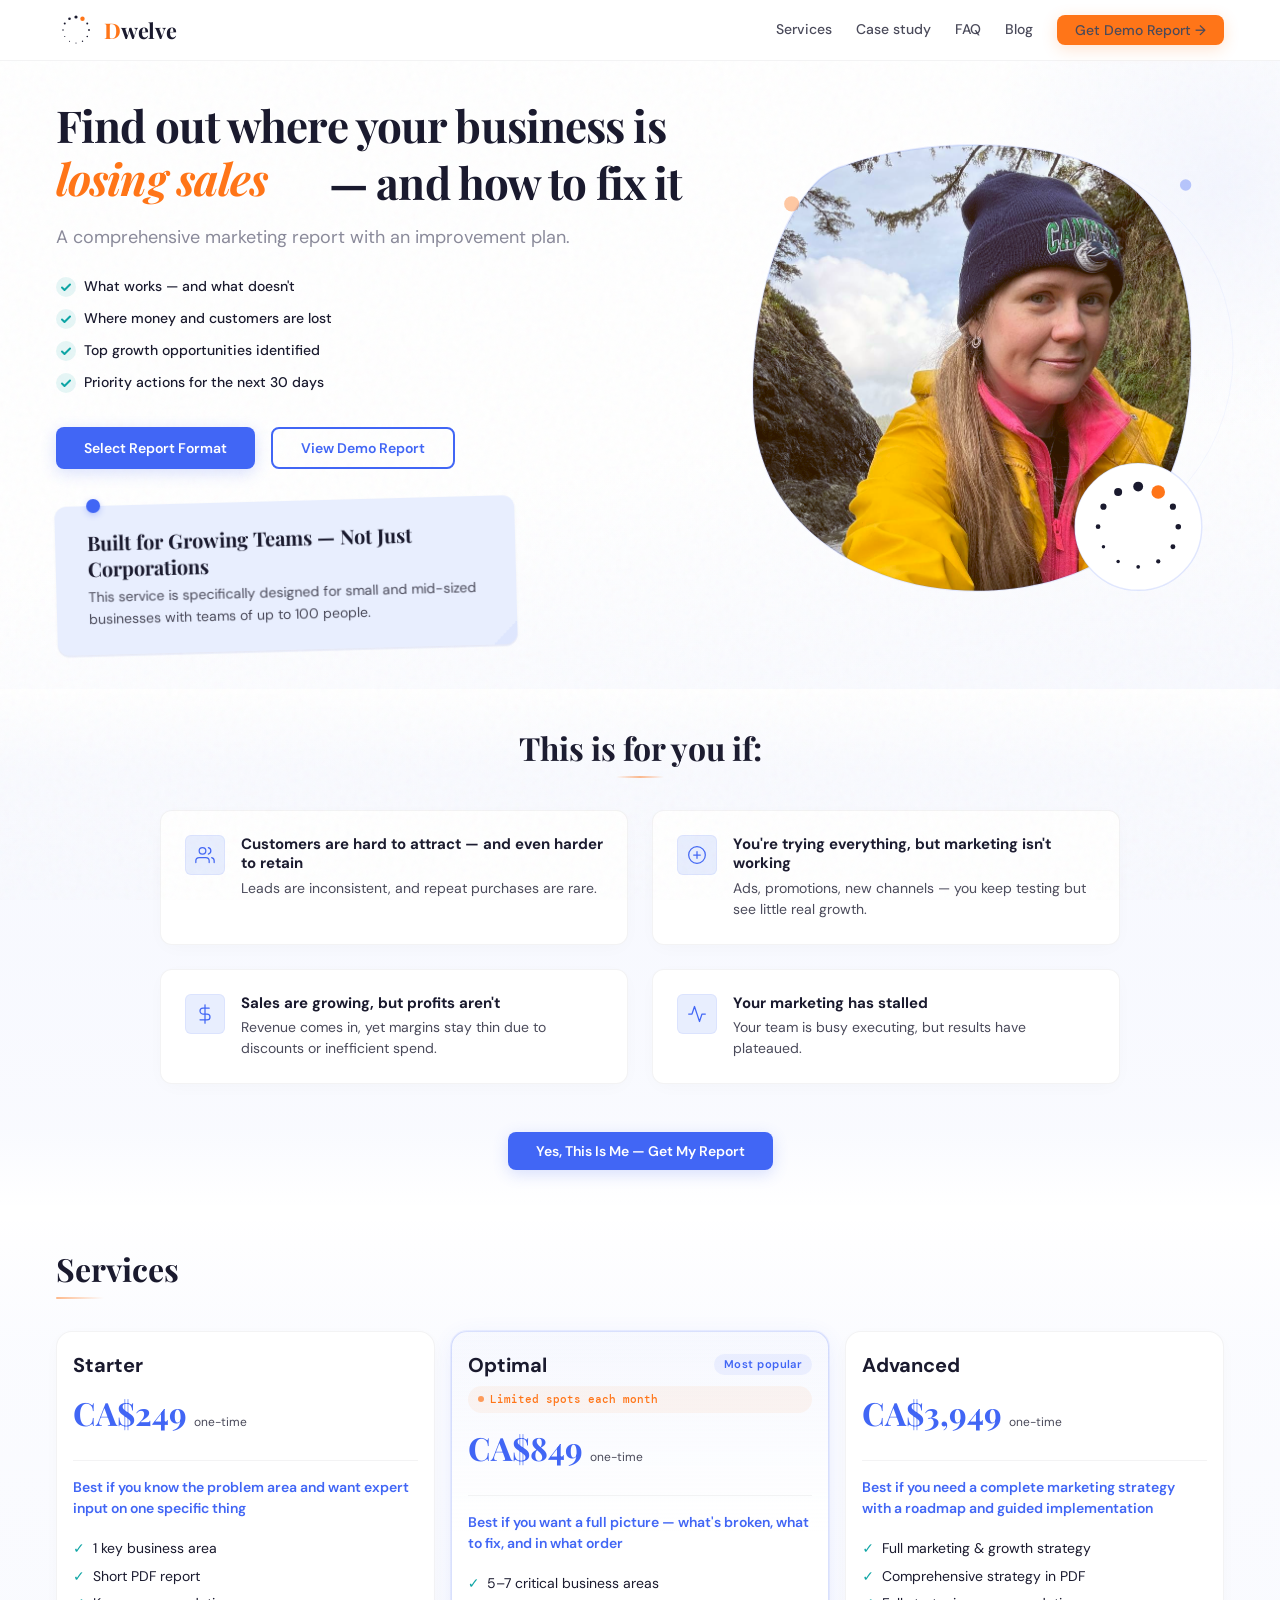
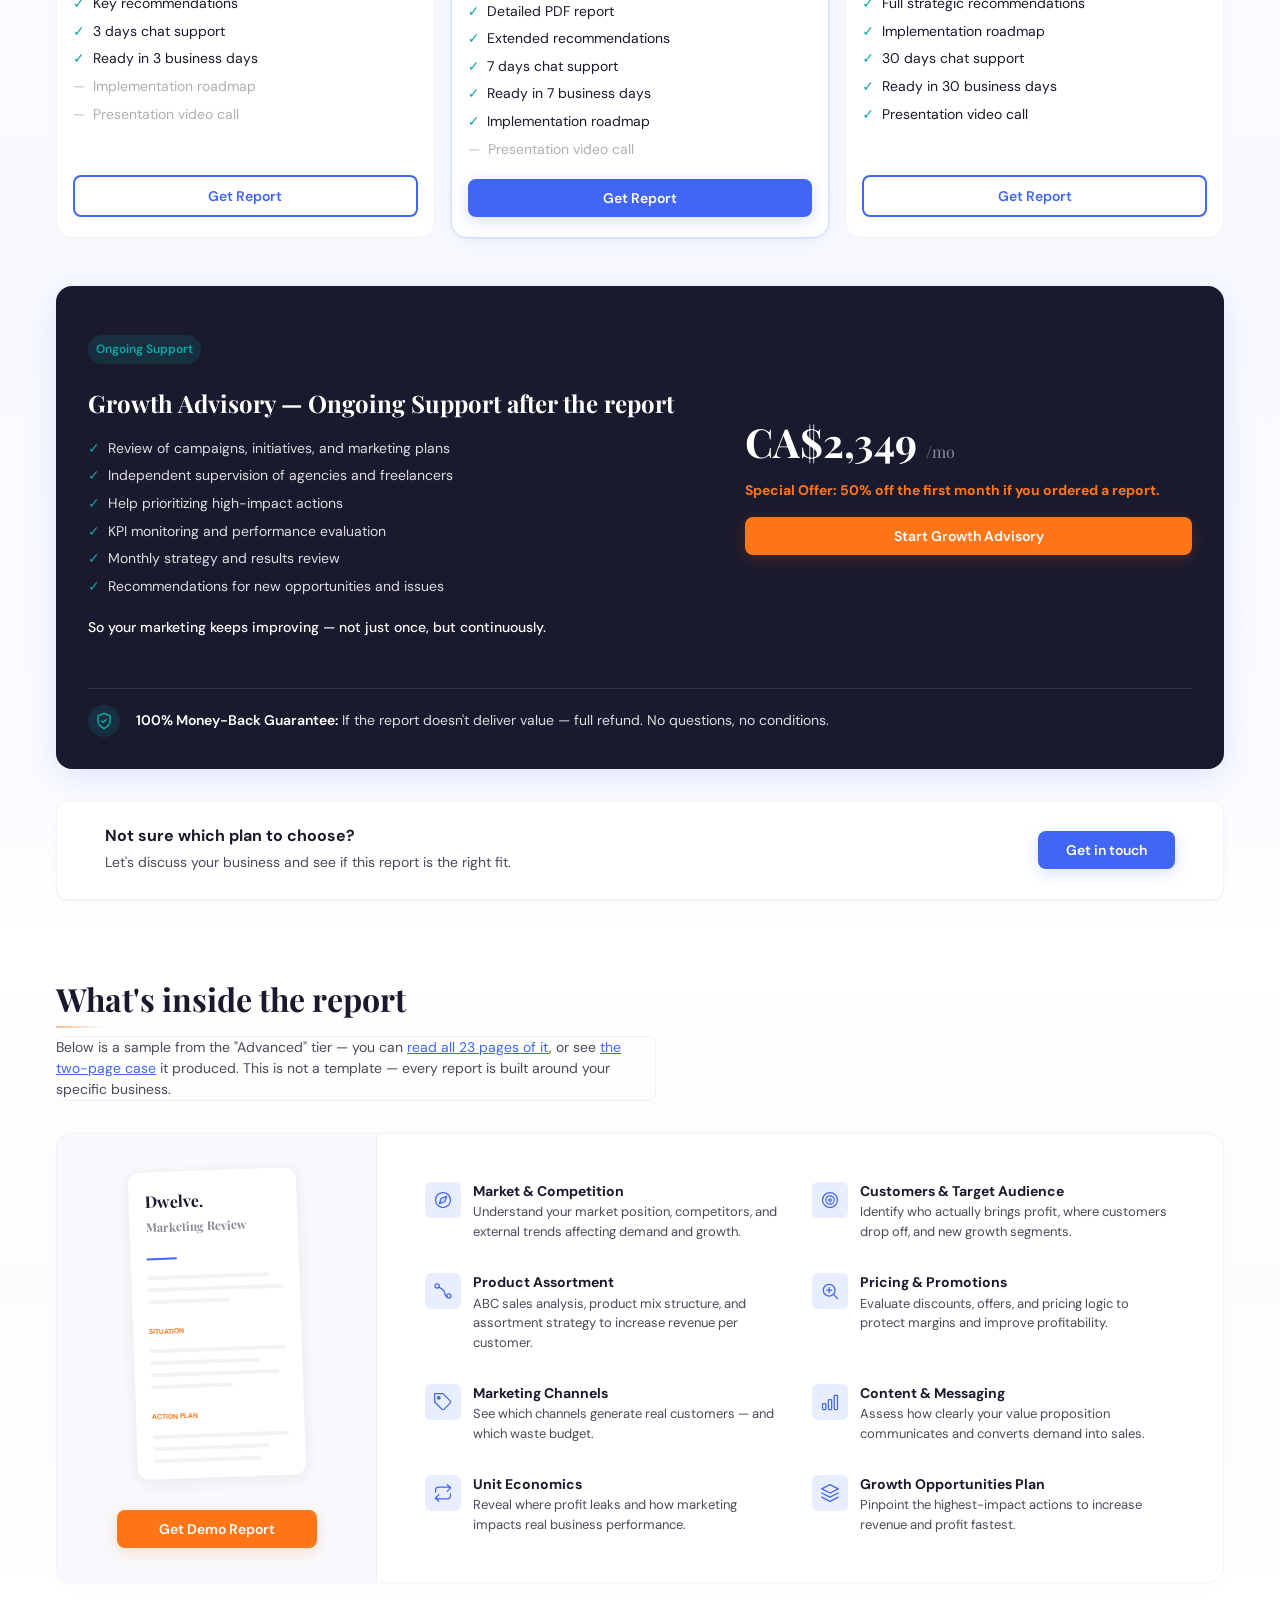
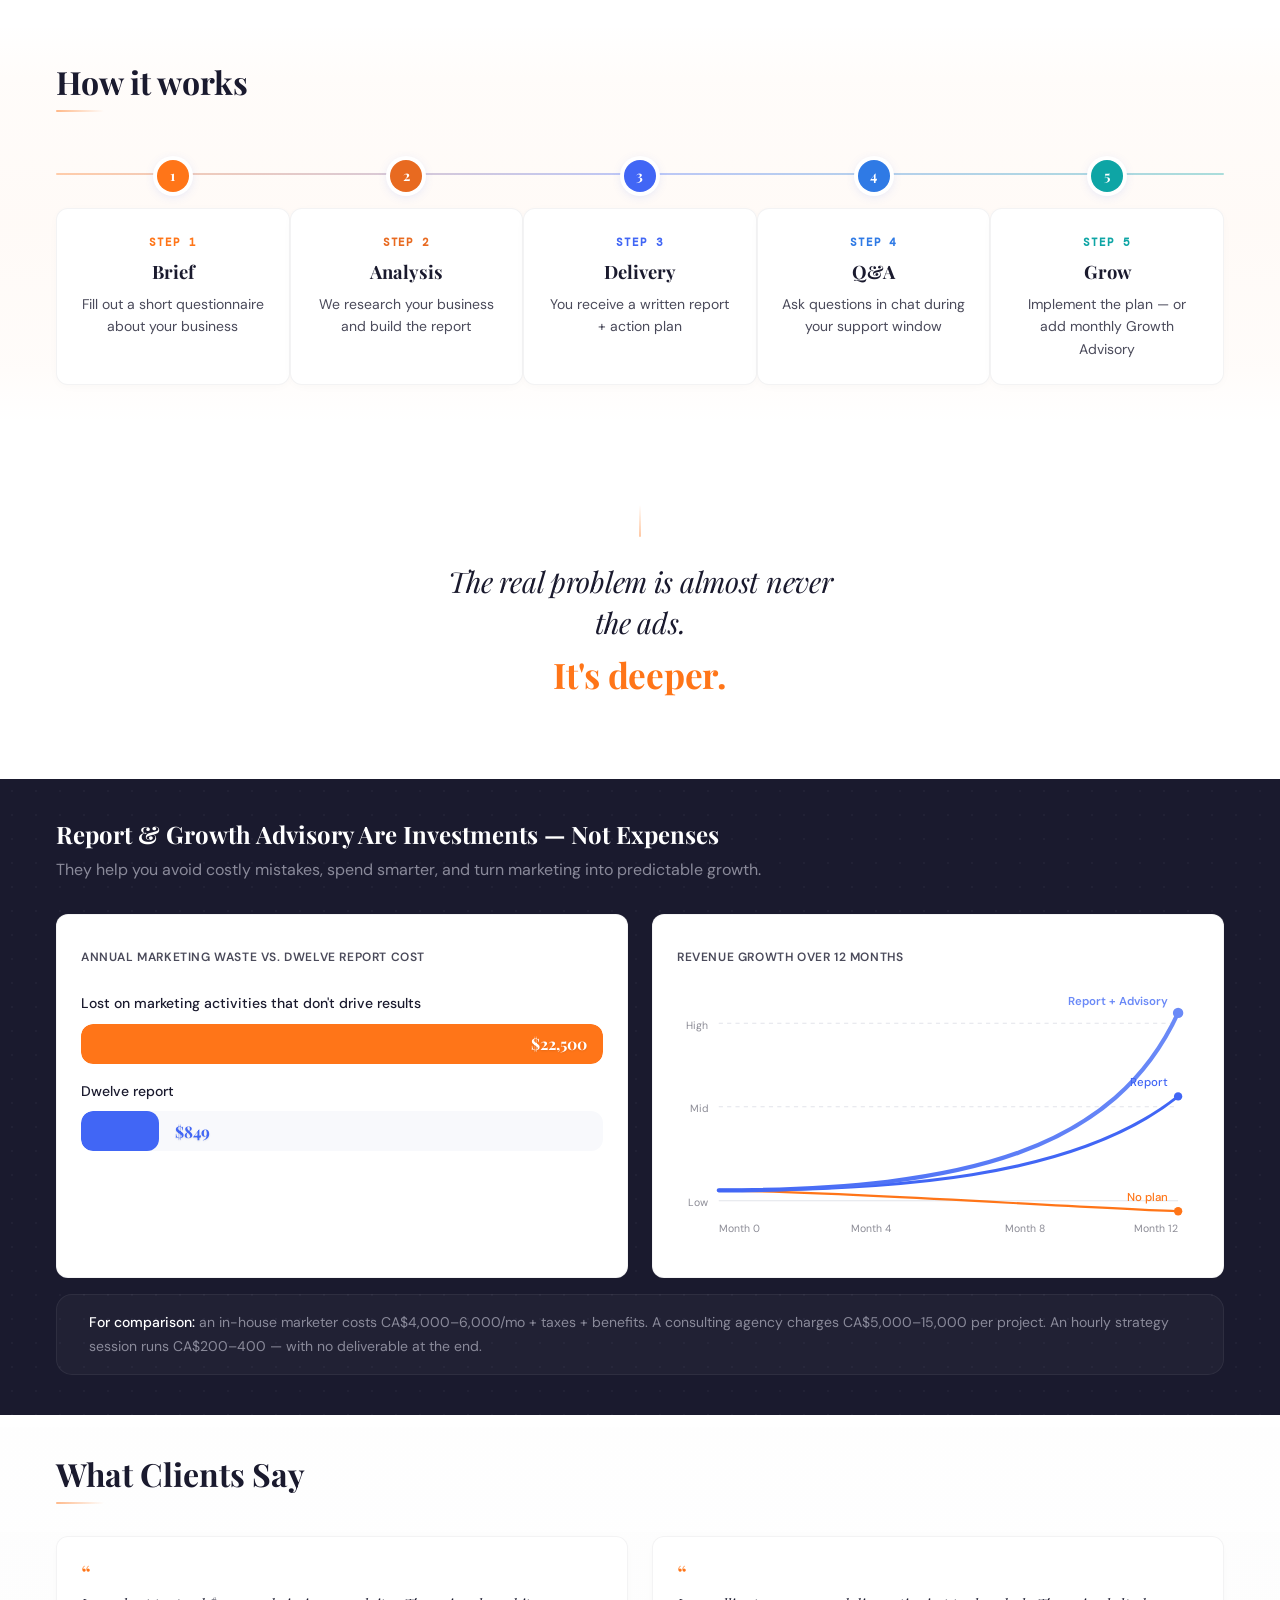
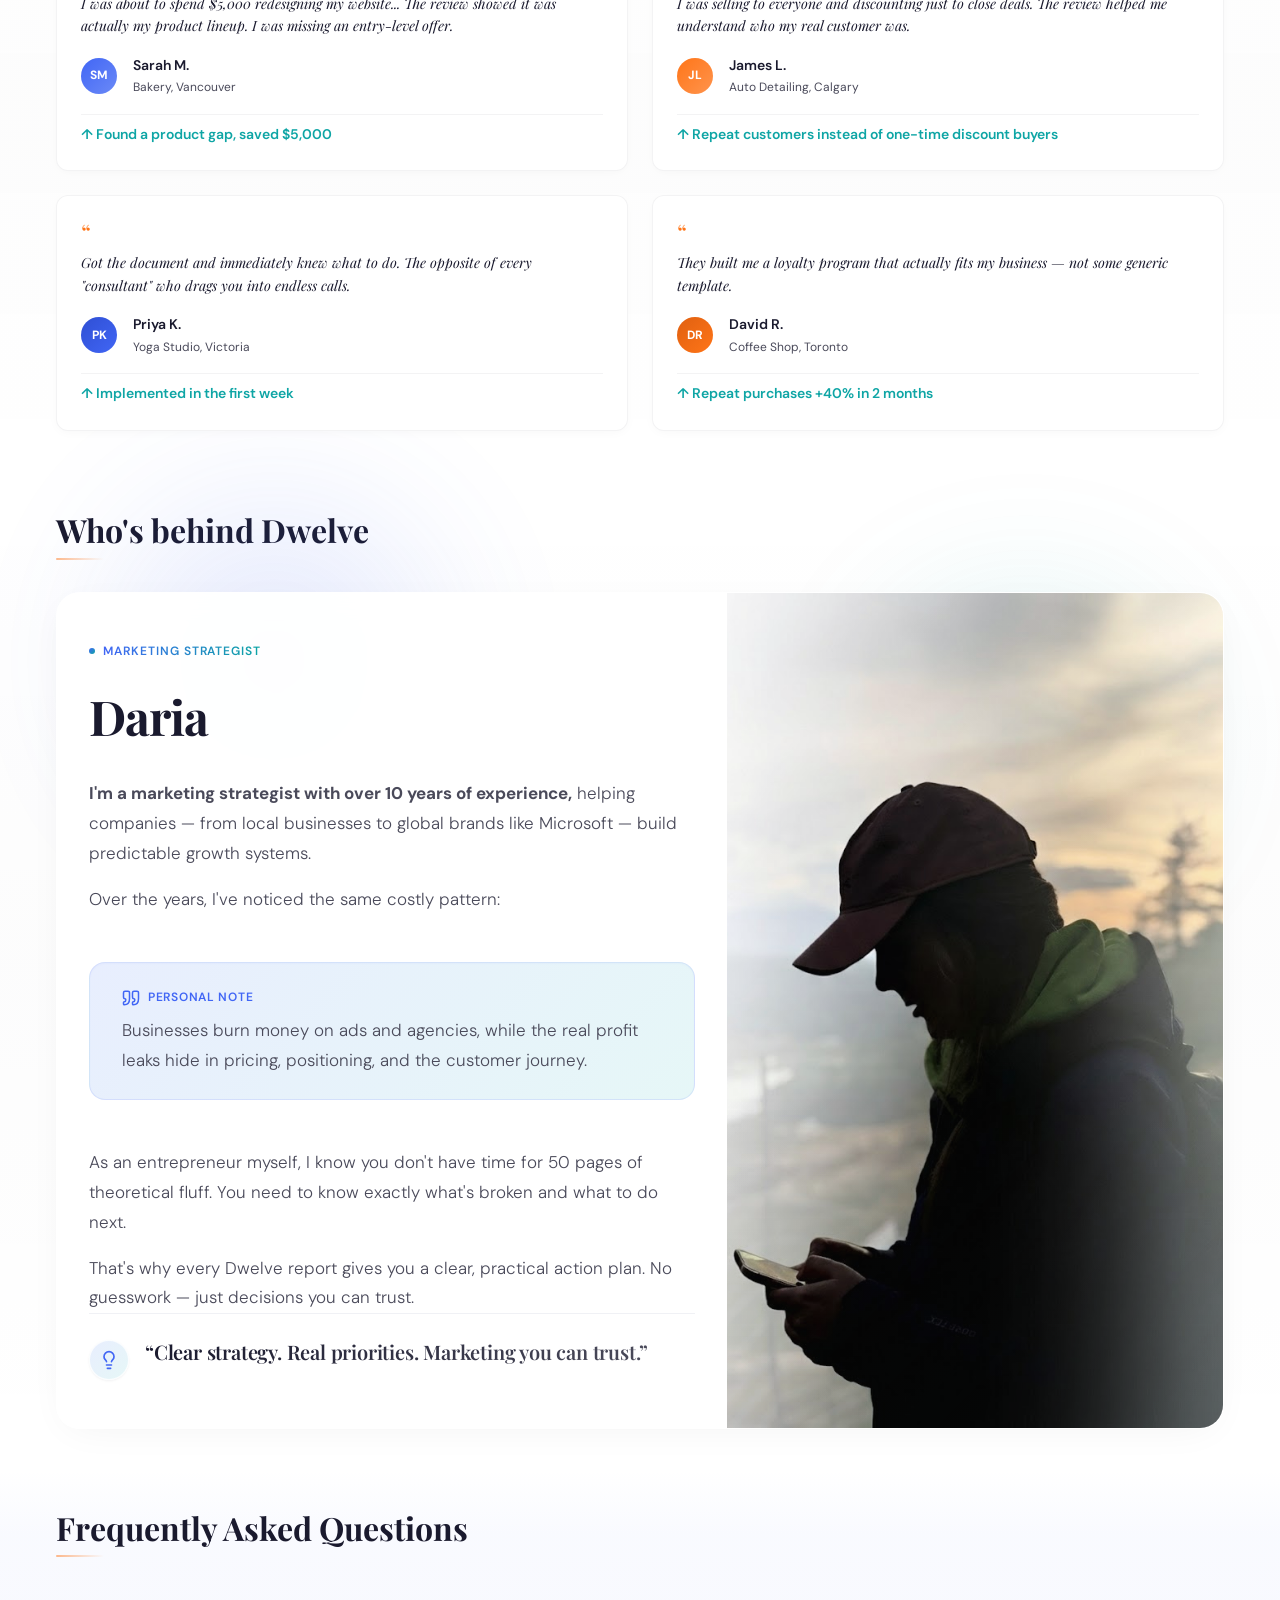
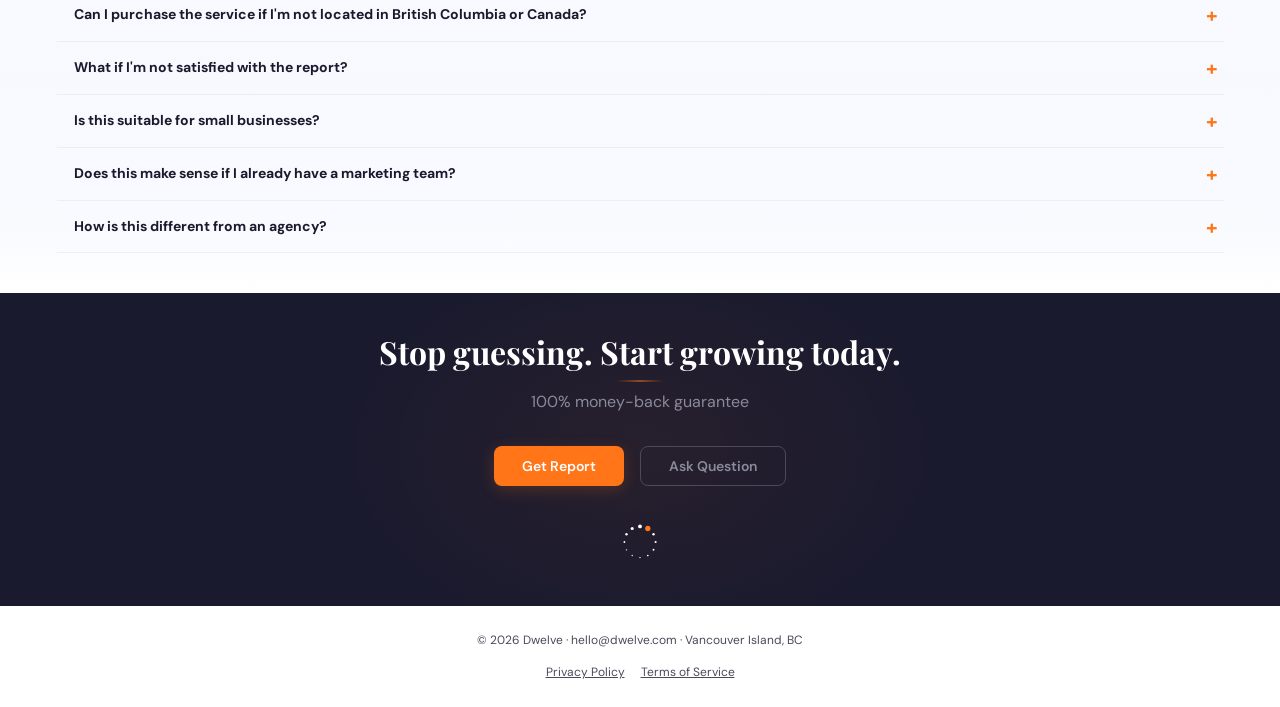
<file: index.html>
<!DOCTYPE html>
<html lang="en">
<head>
  <meta charset="UTF-8">
  <meta name="viewport" content="width=device-width, initial-scale=1.0">
  <title>Dwelve — Marketing Review for Small Businesses in Canada</title>
  <meta name="description" content="Dwelve — marketing review for small businesses in Canada. Get a written action plan to fix what's not working. From CA$249. 100% money-back guarantee.">
  <meta name="keywords" content="marketing review, marketing audit, small business marketing, marketing consultant Canada, growth advisory">
  <link rel="canonical" href="https://dwelve.ca/">

  <!-- Open Graph / Twitter. The card image is generated from tools/og-template.html by
       tools/build-og.mjs — edit the template, not the PNG. Absolute URLs are required:
       scrapers do not resolve relative paths. -->
  <meta property="og:site_name" content="Dwelve">
  <meta property="og:title" content="Dwelve — Find Where Your Business Is Losing Sales">
  <meta property="og:description" content="A complete marketing review with a step-by-step plan. No calls. No contracts. From CA$249.">
  <meta property="og:type" content="website">
  <meta property="og:locale" content="en_CA">
  <meta property="og:url" content="https://dwelve.ca/">
  <meta property="og:image" content="https://dwelve.ca/og-image.png">
  <meta property="og:image:width" content="1200">
  <meta property="og:image:height" content="630">
  <meta property="og:image:alt" content="Dwelve — find where your business is losing sales. From CA$249, 100% money-back guarantee.">
  <meta name="twitter:card" content="summary_large_image">
  <meta name="twitter:title" content="Dwelve — Find Where Your Business Is Losing Sales">
  <meta name="twitter:description" content="A complete marketing review with a step-by-step plan. No calls. No contracts. From CA$249.">
  <meta name="twitter:image" content="https://dwelve.ca/og-image.png">

  <!-- Google Fonts -->
  <link rel="preconnect" href="https://fonts.googleapis.com">
  <link rel="preconnect" href="https://fonts.gstatic.com" crossorigin>
  <link href="https://fonts.googleapis.com/css2?family=Playfair+Display:wght@400;600;700&family=DM+Sans:wght@300;400;500;600;700&family=DM+Mono:wght@400;500&display=swap" rel="stylesheet">
  <link rel="icon" type="image/svg+xml" href="data:image/svg+xml,%3Csvg xmlns='http://www.w3.org/2000/svg' viewBox='0 0 200 200' fill='none'%3E%3Cg transform='translate(100,100)'%3E%3Ccircle cx='0' cy='-65' r='8' fill='%231A1A2E'/%3E%3Ccircle cx='32.5' cy='-56.29' r='11' fill='%23FF7518'/%3E%3Ccircle cx='56.29' cy='-32.5' r='5' fill='%231A1A2E'/%3E%3Ccircle cx='65' cy='0' r='4.5' fill='%231A1A2E'/%3E%3Ccircle cx='56.29' cy='32.5' r='4' fill='%231A1A2E'/%3E%3Ccircle cx='32.5' cy='56.29' r='3.5' fill='%231A1A2E'/%3E%3Ccircle cx='0' cy='65' r='3' fill='%231A1A2E'/%3E%3Ccircle cx='-32.5' cy='56.29' r='2.8' fill='%231A1A2E'/%3E%3Ccircle cx='-56.29' cy='32.5' r='2.8' fill='%231A1A2E'/%3E%3Ccircle cx='-65' cy='0' r='3.8' fill='%231A1A2E'/%3E%3Ccircle cx='-56.29' cy='-32.5' r='5' fill='%231A1A2E'/%3E%3Ccircle cx='-32.5' cy='-56.29' r='6.5' fill='%231A1A2E'/%3E%3C/g%3E%3C/svg%3E">

  <!-- Schema.org structured data -->
  <script type="application/ld+json">
  {
    "@context": "https://schema.org",
    "@type": "ProfessionalService",
    "name": "Dwelve",
    "description": "Marketing review and growth advisory for small businesses in Canada",
    "url": "https://dwelve.ca",
    "areaServed": "CA",
    "priceRange": "CA$249 - CA$3949",
    "address": {
      "@type": "PostalAddress",
      "addressRegion": "BC",
      "addressCountry": "CA"
    }
  }
  </script>

  <style>
    /* ==============================
       RESET & BASE
       ============================== */
    *, *::before, *::after {
      box-sizing: border-box;
      margin: 0;
      padding: 0;
    }

    html {
      scroll-behavior: smooth;
      -webkit-text-size-adjust: 100%;
    }

    body {
      font-family: var(--font-body);
      font-size: var(--text-body);
      color: var(--color-text);
      background: var(--color-base);
      line-height: 1.7;
      -webkit-font-smoothing: antialiased;
      -moz-osx-font-smoothing: grayscale;
    }

    body::before {
      content: '';
      position: fixed;
      inset: 0;
      z-index: 1;
      pointer-events: none;
      background-image: url("data:image/svg+xml,%3Csvg viewBox='0 0 200 200' xmlns='http://www.w3.org/2000/svg'%3E%3Cfilter id='noiseFilter'%3E%3CfeTurbulence type='fractalNoise' baseFrequency='0.75' numOctaves='4' stitchTiles='stitch'/%3E%3C/filter%3E%3Crect width='100%25' height='100%25' filter='url(%23noiseFilter)' opacity='0.035'/%3E%3C/svg%3E");
    }

    img, svg {
      display: block;
      max-width: 100%;
    }

    a {
      color: inherit;
      text-decoration: none;
    }

    button {
      font: inherit;
      cursor: pointer;
      border: none;
      background: none;
    }

    ul, ol {
      list-style: none;
    }

    /* ==============================
       DESIGN TOKENS
       ============================== */
    :root {
      /* Colors — BRANDBOOK 2026 */
      --color-base: #FFFFFF;
      --color-base-dark: #F8F9FC;
      --color-card: #FFFFFF;
      --color-white: #FFFFFF;
      --color-primary: #FF7518;
      --color-primary-light: #FF944D;
      --color-primary-dark: #E06010;
      --color-secondary: #4166F5;
      --color-secondary-dark: #2F4FD4;
      --color-text: #1A1A2E;
      --color-text-muted: #4A4A5A;
      --color-text-light: #8A8A9A;
      --color-cta: #4166F5;
      --color-cta-hover: #6B8AF7;
      --color-cta-dark: #2F4FD4;
      --color-divider: rgba(26, 26, 46, 0.05);
      --color-error: #FF6B6B;
      --color-success: #0EA5A5;
      --color-dark: #1A1A2E;
      --color-accent: #FF7518;
      --color-band: rgba(65, 102, 245, 0.04);

      /* Extended palette */
      --color-blue-light: #6B8AF7;
      --color-blue-pale: #E8EEFE;
      --color-blue-deep: #1E3A9F;
      --color-orange-pale: #FFF0E5;
      --color-teal: #0EA5A5;
      --color-teal-pale: #E6F7F7;
      --color-coral: #FF6B6B;
      --color-coral-pale: #FFE8E8;
      --color-slate: #64748B;
      --color-slate-pale: #F1F5F9;
      --color-border: rgba(26, 26, 46, 0.05);
      --color-border-light: #F0F1F5;

      /* Typography */
      --font-display: 'Playfair Display', Georgia, 'Times New Roman', serif;
      --font-body: 'DM Sans', system-ui, -apple-system, BlinkMacSystemFont, 'Segoe UI', Roboto, sans-serif;
      --font-mono: 'DM Mono', 'Courier New', 'Consolas', monospace;

      /* Type Scale */
      --text-h1: 2.5rem;
      --text-h2: 2rem;
      --text-h3: 1.5rem;
      --text-h4: 1.25rem;
      --text-body: 1rem;
      --text-small: 0.875rem;
      --text-caption: 0.75rem;

      /* Spacing */
      --space-xs: 4px;
      --space-sm: 8px;
      --space-md: 16px;
      --space-lg: 24px;
      --space-xl: 32px;
      --space-2xl: 48px;
      --space-3xl: 40px;

      /* Border Radius */
      --radius-sm: 6px;
      --radius-md: 8px;
      --radius-lg: 12px;
      --radius-xl: 16px;
      --radius-full: 999px;

      /* Shadows */
      --shadow-sm: 0 1px 3px rgba(26,26,46,0.04), 0 1px 2px rgba(26,26,46,0.02);
      --shadow-md: 0 4px 16px rgba(26,26,46,0.06);
      --shadow-lg: 0 8px 32px rgba(26,26,46,0.08);
      --shadow-blue: 0 4px 16px rgba(65,102,245,0.20);
      --shadow-orange: 0 4px 16px rgba(255,117,24,0.20);

      /* Layout */
      --max-width: 1200px;
      --max-text: 720px;
    }

    /* ==============================
       TYPOGRAPHY
       ============================== */
    h1, h2, h3, h4 {
      font-family: var(--font-display);
      font-weight: 700;
      line-height: 1.2;
      color: var(--color-text);
    }

    h1 {
      font-size: var(--text-h1);
      line-height: 1.1;
      letter-spacing: -0.02em;
    }

    h2 {
      font-size: var(--text-h2);
      line-height: 1.2;
    }

    h3 {
      font-size: var(--text-h3);
      line-height: 1.3;
    }

    h4 {
      font-size: var(--text-h4);
      font-weight: 600;
      font-family: var(--font-body);
      line-height: 1.3;
    }

    /* ==============================
       LAYOUT UTILITIES
       ============================== */
    .container {
      width: 100%;
      max-width: var(--max-width);
      margin: 0 auto;
      padding: 0 var(--space-md);
    }

    .section {
      padding: var(--space-3xl) 0;
      border-top: none;
      position: relative;
    }

    .section:not(.section-dark):not(.final-cta):not(.section-band-blue):not(.section-band-orange) {
      background: linear-gradient(
        180deg,
        transparent 0%,
        rgba(26, 26, 46, 0.008) 30%,
        rgba(26, 26, 46, 0.012) 50%,
        rgba(26, 26, 46, 0.008) 70%,
        transparent 100%
      );
    }

    .text-center {
      text-align: center;
    }

    /* ==============================
       ACCESSIBILITY
       ============================== */
    .skip-link {
      position: absolute;
      top: -100%;
      left: var(--space-md);
      padding: var(--space-sm) var(--space-md);
      background: var(--color-text);
      color: var(--color-white);
      border-radius: var(--radius-md);
      z-index: 1000;
      font-size: var(--text-small);
      font-weight: 600;
    }

    .skip-link:focus {
      top: var(--space-sm);
    }

    :focus-visible {
      outline: 2px solid var(--color-cta);
      outline-offset: 2px;
      box-shadow: 0 0 0 4px rgba(65, 102, 245, 0.15);
    }

    @media (prefers-reduced-motion: reduce) {
      *, *::before, *::after {
        animation-duration: 0.01ms !important;
        transition-duration: 0.01ms !important;
        scroll-behavior: auto !important;
      }
    }

    .sr-only {
      position: absolute;
      width: 1px;
      height: 1px;
      padding: 0;
      margin: -1px;
      overflow: hidden;
      clip: rect(0, 0, 0, 0);
      white-space: nowrap;
      border: 0;
    }

    /* ==============================
       BUTTON SYSTEM
       ============================== */
    .btn {
      display: inline-flex;
      align-items: center;
      justify-content: center;
      gap: var(--space-sm);
      font-family: var(--font-body);
      font-size: var(--text-small);
      font-weight: 600;
      padding: 12px 28px;
      border-radius: var(--radius-md);
      cursor: pointer;
      text-decoration: none;
      line-height: 1;
      border: none;
    }

    @media (prefers-reduced-motion: no-preference) {
      .btn {
        transition: all 150ms ease-out;
      }
      .btn:hover {
        transform: scale(1.02);
      }
    }

    .btn-primary {
      background: var(--color-cta);
      color: var(--color-white);
      box-shadow: var(--shadow-blue);
    }

    .btn-primary:hover {
      background: var(--color-cta-hover);
    }

    .btn-secondary {
      background: transparent;
      color: var(--color-cta);
      border: 2px solid var(--color-cta);
    }

    .btn-secondary:hover {
      background: var(--color-blue-pale);
      border-color: var(--color-cta);
    }

    .btn-cta {
      background: var(--color-primary);
      color: var(--color-white);
      box-shadow: var(--shadow-orange);
    }

    .btn-cta:hover {
      background: var(--color-primary-light);
    }

    .btn-sm {
      padding: 8px 18px;
      font-size: 12px;
    }

    .btn:disabled, .btn.disabled {
      background: var(--color-border);
      color: #B0B0C0;
      cursor: not-allowed;
      box-shadow: none;
      transform: none !important;
    }

    /* ==============================
       NAVIGATION
       ============================== */
    .nav {
      position: sticky;
      top: 0;
      z-index: 100;
      background: rgba(255, 255, 255, 0.93);
      backdrop-filter: blur(14px);
      -webkit-backdrop-filter: blur(14px);
      border-bottom: 1px solid var(--color-divider);
    }

    @supports not (backdrop-filter: blur(1px)) {
      .nav {
        background: var(--color-base);
      }
    }

    .nav-inner {
      display: flex;
      align-items: center;
      justify-content: space-between;
      height: 60px;
    }

    .logo {
      display: flex;
      align-items: center;
      gap: var(--space-sm);
      flex-shrink: 0;
      text-decoration: none;
    }

    .logo-mark {
      display: block;
      flex-shrink: 0;
    }

    .logo-text {
      font-family: var(--font-display);
      font-weight: 700;
      font-size: 1.35rem;
      color: var(--color-text);
      letter-spacing: -0.01em;
    }

    .nav-links {
      display: none;
      align-items: center;
      gap: var(--space-lg);
    }

    .nav-links a {
      font-family: var(--font-body);
      font-size: var(--text-small);
      font-weight: 500;
      color: var(--color-text-muted);
    }

    @media (prefers-reduced-motion: no-preference) {
      .nav-links a {
        transition: color 150ms ease-out;
      }
    }

    .nav-links a:hover {
      color: var(--color-text);
    }

    .hamburger {
      display: flex;
      flex-direction: column;
      justify-content: center;
      gap: 5px;
      width: 28px;
      height: 28px;
      cursor: pointer;
      z-index: 101;
    }

    .hamburger span {
      display: block;
      width: 22px;
      height: 2px;
      background: var(--color-text);
      border-radius: 2px;
    }

    @media (prefers-reduced-motion: no-preference) {
      .hamburger span {
        transition: all 200ms ease-out;
      }
    }

    .hamburger.open span:nth-child(1) {
      transform: rotate(45deg) translate(5px, 5px);
    }

    .hamburger.open span:nth-child(2) {
      opacity: 0;
    }

    .hamburger.open span:nth-child(3) {
      transform: rotate(-45deg) translate(5px, -5px);
    }

    .nav-links.active {
      display: flex;
      flex-direction: column;
      position: fixed;
      top: 60px;
      right: 0;
      width: 280px;
      height: calc(100vh - 60px);
      height: calc(100dvh - 60px);
      background: var(--color-base);
      padding: var(--space-xl);
      gap: var(--space-md);
      align-items: flex-start;
      box-shadow: -4px 0 24px rgba(0,0,0,0.08);
      z-index: 99;
      overflow-y: auto;
    }

    .nav-overlay {
      position: fixed;
      inset: 0;
      background: rgba(0,0,0,0.3);
      z-index: 98;
    }

    /* ==============================
       HERO
       ============================== */
    .hero {
      padding-top: 40px;
      padding-bottom: var(--space-3xl);
      border-top: none;
      background: linear-gradient(170deg, var(--color-base) 60%, rgba(65, 102, 245, 0.04) 100%);
    }

    .hero-content {
      display: grid;
      grid-template-columns: 1fr;
      gap: var(--space-2xl);
      align-items: center;
    }

    .hero-text h1 {
      max-width: none;
    }

    .hero-text h1 em {
      font-style: italic;
      color: var(--color-accent);
    }

    .hero-h2 {
      font-family: var(--font-body) !important;
      font-size: 1.125rem !important;
      font-weight: 400 !important;
      color: var(--color-text-light) !important;
      line-height: 1.6 !important;
      margin-top: var(--space-md);
    }

    /* --- Hero text rotator (calendar-flip) --- */
    .text-rotator {
      display: inline-block;
      position: relative;
      overflow: hidden;
      vertical-align: bottom;
      width: 6em;
      padding-bottom: 0.2em;
    }

    .text-rotator-placeholder {
      visibility: hidden;
      font-style: italic;
      white-space: nowrap;
      pointer-events: none;
      padding-right: 0.15em;
    }

    .text-rotator-phrase {
      position: absolute;
      left: 0;
      top: 0;
      width: 100%;
      font-style: italic;
      color: var(--color-accent);
      opacity: 0;
      transform: translateY(-110%);
      transition: transform 0.45s cubic-bezier(0.22, 1, 0.36, 1), opacity 0.45s ease;
      white-space: nowrap;
      padding-right: 0.15em;
    }

    .text-rotator-phrase.active {
      opacity: 1;
      transform: translateY(0.12em);
    }

    .text-rotator-phrase.out {
      opacity: 0;
      transform: translateY(110%);
    }

    /* --- Hero animated feature list --- */
    .hero-features {
      list-style: none;
      padding: 0;
      margin: var(--space-lg) 0 0;
      display: flex;
      flex-direction: column;
      gap: var(--space-sm);
    }

    .hero-features li {
      font-family: var(--font-body);
      font-size: var(--text-small);
      font-weight: 500;
      color: var(--color-text);
      display: flex;
      align-items: center;
      gap: var(--space-sm);
      opacity: 0;
      transform: translateY(12px);
      animation: fadeSlideUp 0.5s ease-out forwards;
    }

    .hero-features li:nth-child(1) { animation-delay: 0.3s; }
    .hero-features li:nth-child(2) { animation-delay: 0.5s; }
    .hero-features li:nth-child(3) { animation-delay: 0.7s; }

    .hero-features .check-icon {
      color: var(--color-success);
      font-weight: 700;
      flex-shrink: 0;
      width: 20px;
      height: 20px;
    }

    @keyframes fadeSlideUp {
      to {
        opacity: 1;
        transform: translateY(0);
      }
    }

    @media (prefers-reduced-motion: reduce) {
      .hero-features li {
        opacity: 1;
        transform: none;
        animation: none;
      }
    }

    .hero-subtitle {
      font-family: var(--font-body);
      font-size: var(--text-body);
      color: var(--color-text-muted);
      max-width: 560px;
      margin-top: var(--space-md);
      line-height: 1.6;
    }

    .hero-ctas {
      display: flex;
      flex-wrap: wrap;
      gap: var(--space-md);
      margin-top: var(--space-xl);
    }

    /* --- Hero callout note (sticky-note style) --- */
    .hero-callout-note {
      position: relative;
      margin-top: var(--space-xl);
      background: var(--color-blue-pale);
      border-radius: var(--radius-lg);
      padding: var(--space-lg) var(--space-xl);
      box-shadow: var(--shadow-sm), 0 2px 0 rgba(65, 102, 245, 0.06);
      transform: rotate(-1.5deg);
      max-width: 460px;
    }

    .hero-callout-pin {
      position: absolute;
      top: -7px;
      left: 32px;
      width: 14px;
      height: 14px;
      background: var(--color-secondary);
      border-radius: var(--radius-full);
      box-shadow: 0 2px 6px rgba(65, 102, 245, 0.3);
    }

    .hero-callout-note::after {
      content: '';
      position: absolute;
      bottom: 0;
      right: 0;
      width: 24px;
      height: 24px;
      background: linear-gradient(135deg, transparent 50%, rgba(65, 102, 245, 0.06) 50%);
      border-radius: 0 0 var(--radius-lg) 0;
    }

    .hero-callout-title {
      font-family: var(--font-display);
      font-size: var(--text-h4);
      font-weight: 700;
      color: var(--color-text);
      line-height: 1.3;
      margin: 0 0 var(--space-xs) 0;
    }

    .hero-callout-sub {
      font-size: var(--text-small);
      color: var(--color-text-muted);
      line-height: 1.6;
      margin: 0;
    }

    @media (max-width: 480px) {
      .hero-callout-note {
        padding: var(--space-md) var(--space-lg);
        transform: rotate(-1deg);
      }
    }

    /* --- Hero geometric photo composition --- */
    .hero-visual {
      position: relative;
      width: 100%;
      max-width: 520px;
      margin: 0 auto;
    }

    .hero-visual svg {
      width: 100%;
      height: auto;
      display: block;
      overflow: visible;
    }

    /* Floating decorative elements animation */
    @keyframes floatSlow {
      0%, 100% { transform: translateY(0); }
      50% { transform: translateY(-8px); }
    }

    @keyframes floatMed {
      0%, 100% { transform: translateY(0); }
      50% { transform: translateY(-5px); }
    }

    .hero-deco-float-1 {
      animation: floatSlow 6s ease-in-out infinite;
    }

    .hero-deco-float-2 {
      animation: floatMed 5s ease-in-out infinite 0.5s;
    }

    .hero-deco-float-3 {
      animation: floatSlow 7s ease-in-out infinite 1s;
    }

    @media (prefers-reduced-motion: reduce) {
      .hero-deco-float-1,
      .hero-deco-float-2,
      .hero-deco-float-3 {
        animation: none;
      }
    }

    @keyframes blobFloat {
      0%, 100% { transform: translate(0, 0) scale(1); }
      33% { transform: translate(10px, -15px) scale(1.05); }
      66% { transform: translate(-8px, 10px) scale(0.95); }
    }

    @media (prefers-reduced-motion: no-preference) {
      .about-blob--1 { animation: blobFloat 12s ease-in-out infinite; }
      .about-blob--2 { animation: blobFloat 15s ease-in-out infinite; animation-delay: -5s; }
      .about-blob--3 { animation: blobFloat 18s ease-in-out infinite; animation-delay: -10s; }
    }

    .proof-bar {
      display: grid;
      grid-template-columns: 1fr;
      gap: var(--space-md);
      border-top: 1px solid var(--color-divider);
      margin-top: var(--space-2xl);
      padding-top: var(--space-xl);
      text-align: center;
    }

    .proof-item {
      background: var(--color-card);
      border-radius: var(--radius-md);
      padding: var(--space-md);
      border: 1px solid var(--color-border);
      box-shadow: 0 2px 8px -2px rgba(255, 117, 24, 0.06);
    }

    .proof-item-value {
      font-family: var(--font-display);
      font-weight: 700;
      font-size: var(--text-h4);
      color: var(--color-text);
    }

    .proof-item-label {
      font-size: var(--text-caption);
      color: var(--color-text-muted);
      margin-top: var(--space-xs);
    }

    /* ==============================
       PAIN POINTS
       ============================== */
    /* ==============================
       PAIN POINTS (Bento Grid)
       ============================== */
    .pain-points-wrapper {
      max-width: 960px;
      margin: 0 auto;
    }

    .pain-header {
      margin-bottom: var(--space-xl);
    }

    .pain-section-title {
      font-family: var(--font-display);
      font-size: var(--text-h2);
      color: var(--color-text);
      margin-bottom: var(--space-sm);
    }

    .pain-grid {
      display: grid;
      grid-template-columns: 1fr;
      gap: var(--space-md);
      margin-bottom: var(--space-xl);
    }

    @media (min-width: 768px) {
      .pain-grid {
        grid-template-columns: 1fr 1fr;
        gap: var(--space-lg);
      }
    }

    .pain-card {
      background: var(--color-card);
      border: 1px solid var(--color-border);
      border-radius: var(--radius-lg);
      padding: var(--space-lg);
      display: grid;
      grid-template-columns: 40px 1fr;
      gap: var(--space-md);
      align-items: flex-start;
      box-shadow: 0 4px 20px -4px rgba(26, 26, 46, 0.03);
    }

    @media (prefers-reduced-motion: no-preference) {
      .pain-card {
        transition: transform 250ms ease, box-shadow 250ms ease, border-color 250ms ease;
      }
      .pain-card:hover {
        transform: translateY(-3px);
        box-shadow: var(--shadow-md);
        border-color: rgba(65, 102, 245, 0.15);
      }
    }

    .pain-icon {
      width: 40px;
      height: 40px;
      background: var(--color-blue-pale);
      border-radius: var(--radius-sm);
      display: flex;
      align-items: center;
      justify-content: center;
      border: 1px solid rgba(65, 102, 245, 0.08);
    }

    .pain-icon svg {
      width: 20px;
      height: 20px;
    }

    .pain-text {
      display: flex;
      flex-direction: column;
    }

    .pain-title {
      font-family: var(--font-body);
      font-size: 15px;
      font-weight: 700;
      color: var(--color-text);
      margin: 0 0 4px 0;
      line-height: 1.3;
    }

    .pain-desc {
      font-size: 14px;
      color: var(--color-text-muted);
      line-height: 1.5;
      margin: 0;
    }

    .pain-cta {
      margin-top: var(--space-2xl);
    }

    /* ==============================
       SELF-SEGMENTATION
       ============================== */
    .segment-cards {
      display: flex;
      flex-direction: column;
      gap: var(--space-md);
      margin-top: var(--space-lg);
    }

    .segment-card {
      display: flex;
      align-items: center;
      justify-content: space-between;
      padding: var(--space-md) 20px;
      border: 1px solid var(--color-divider);
      border-radius: var(--radius-md);
      text-decoration: none;
      color: var(--color-text);
    }

    @media (prefers-reduced-motion: no-preference) {
      .segment-card {
        transition: all 150ms ease-out;
      }
    }

    .segment-card:hover {
      border-color: rgba(65, 102, 245, 0.15);
      box-shadow: var(--shadow-md), inset 3px 0 0 rgba(65, 102, 245, 0.3);
    }

    .segment-card-text {
      font-size: var(--text-small);
      font-weight: 500;
    }

    .segment-card-meta {
      font-size: var(--text-caption);
      color: var(--color-text-light);
      margin-top: var(--space-xs);
    }

    .segment-card-arrow {
      color: var(--color-cta);
      font-size: 1.2rem;
      flex-shrink: 0;
      margin-left: var(--space-md);
    }

    /* ==============================
       HOW IT WORKS
       ============================== */
    .roadmap {
      position: relative;
      margin-top: var(--space-2xl);
      padding-left: 28px;
    }

    /* Vertical connecting line (mobile) */
    .roadmap::before {
      content: '';
      position: absolute;
      left: 13px;
      top: 24px;
      bottom: 24px;
      width: 2px;
      background: linear-gradient(to bottom, var(--color-primary), var(--color-secondary), var(--color-success));
      border-radius: 2px;
      opacity: 0.35;
    }

    .roadmap-step {
      position: relative;
      display: flex;
      align-items: flex-start;
      gap: var(--space-lg);
      padding-bottom: var(--space-2xl);
    }

    .roadmap-step:last-child {
      padding-bottom: 0;
    }

    /* Node circle */
    .roadmap-node {
      position: absolute;
      left: -28px;
      top: 0;
      width: 28px;
      height: 28px;
      border-radius: var(--radius-full);
      display: flex;
      align-items: center;
      justify-content: center;
      font-family: var(--font-display);
      font-weight: 700;
      font-size: var(--text-caption);
      color: var(--color-white);
      flex-shrink: 0;
      z-index: 2;
      box-shadow: 0 0 0 4px var(--color-base), 0 2px 12px rgba(65, 102, 245, 0.25);
      transition: transform 0.3s ease, box-shadow 0.3s ease;
    }

    .roadmap-step:nth-child(1) .roadmap-node { background: var(--color-primary); }
    .roadmap-step:nth-child(2) .roadmap-node { background: #e86a20; }
    .roadmap-step:nth-child(3) .roadmap-node { background: var(--color-secondary); }
    .roadmap-step:nth-child(4) .roadmap-node { background: #2f7ae5; }
    .roadmap-step:nth-child(5) .roadmap-node { background: var(--color-success); }

    /* Pulse ring on node */
    .roadmap-node::after {
      content: '';
      position: absolute;
      inset: -4px;
      border-radius: var(--radius-full);
      border: 2px solid currentColor;
      opacity: 0;
      transition: opacity 0.3s ease;
    }

    .roadmap-step:hover .roadmap-node {
      transform: scale(1.15);
    }

    .roadmap-step:hover .roadmap-node::after {
      opacity: 0.2;
    }

    /* Card */
    .roadmap-card {
      flex: 1;
      background: var(--color-white);
      border: 1px solid var(--color-border);
      border-radius: var(--radius-lg);
      padding: var(--space-lg) var(--space-xl);
      box-shadow: 0 2px 12px -2px rgba(26, 26, 46, 0.03);
      transition: transform 0.3s ease, box-shadow 0.3s ease, border-color 0.3s ease;
    }

    .roadmap-step:hover .roadmap-card {
      transform: translateY(-2px);
      box-shadow: 0 8px 24px -8px rgba(26, 26, 46, 0.1);
      border-color: rgba(65, 102, 245, 0.2);
    }

    .roadmap-step:nth-child(1):hover .roadmap-card { border-color: rgba(255, 117, 24, 0.3); }
    .roadmap-step:nth-child(2):hover .roadmap-card { border-color: rgba(232, 106, 32, 0.3); }
    .roadmap-step:nth-child(3):hover .roadmap-card { border-color: rgba(65, 102, 245, 0.3); }
    .roadmap-step:nth-child(4):hover .roadmap-card { border-color: rgba(47, 122, 229, 0.3); }
    .roadmap-step:nth-child(5):hover .roadmap-card { border-color: rgba(14, 165, 165, 0.3); }

    .roadmap-label {
      font-family: var(--font-mono);
      font-size: 0.7rem;
      font-weight: 600;
      letter-spacing: 0.08em;
      text-transform: uppercase;
      margin-bottom: 4px;
    }

    .roadmap-step:nth-child(1) .roadmap-label { color: var(--color-primary); }
    .roadmap-step:nth-child(2) .roadmap-label { color: #e86a20; }
    .roadmap-step:nth-child(3) .roadmap-label { color: var(--color-secondary); }
    .roadmap-step:nth-child(4) .roadmap-label { color: #2f7ae5; }
    .roadmap-step:nth-child(5) .roadmap-label { color: var(--color-success); }

    .roadmap-title {
      font-family: var(--font-display);
      font-weight: 700;
      font-size: 1.15rem;
      color: var(--color-text);
      margin-bottom: 6px;
    }

    .roadmap-desc {
      font-size: var(--text-small);
      color: var(--color-text-muted);
      line-height: 1.6;
      margin: 0;
    }

    /* ==============================
       WHAT'S INSIDE
       ============================== */
    .review-note {
      background: linear-gradient(90deg, rgba(65, 102, 245, 0.04), transparent 30%);
      border: 1px solid var(--color-border);
      border-left: 2px solid rgba(65, 102, 245, 0.3);
      padding: 12px var(--space-md);
      border-radius: var(--radius-md);
      margin-bottom: var(--space-xl);
      font-size: var(--text-small);
      color: var(--color-text-muted);
      line-height: 1.5;
    }

    /* ==============================
       PRODUCT BENTO CARD
       ============================== */
    .product-bento {
      display: grid;
      grid-template-columns: 1fr;
      background: var(--color-white);
      border: 1px solid var(--color-border);
      border-radius: var(--radius-xl);
      box-shadow: 0 4px 20px -4px rgba(26, 26, 46, 0.03);
      overflow: hidden;
    }

    .product-bento-visual {
      background: var(--color-base-dark);
      padding: var(--space-xl) var(--space-lg);
      display: flex;
      flex-direction: column;
      align-items: center;
      justify-content: center;
      border-bottom: 1px solid var(--color-border);
    }

    .product-bento-cta {
      width: 100%;
      max-width: 200px;
      margin-top: var(--space-xl);
      text-align: center;
    }

    .product-bento-visual .pdf-mock {
      box-shadow: var(--shadow-md);
      transform: rotate(-2deg);
      transition: transform 0.3s ease;
    }

    .product-bento-visual:hover .pdf-mock {
      transform: rotate(0deg) scale(1.02);
    }

    .product-bento-content {
      padding: var(--space-xl) var(--space-lg);
    }

    .product-features-grid {
      display: grid;
      grid-template-columns: 1fr;
      gap: var(--space-lg);
    }

    .product-feature {
      display: grid;
      grid-template-columns: 36px 1fr;
      gap: 12px;
      align-items: flex-start;
    }

    .pf-icon {
      width: 36px;
      height: 36px;
      background: var(--color-blue-pale);
      border-radius: var(--radius-sm);
      display: flex;
      align-items: center;
      justify-content: center;
      color: var(--color-secondary);
    }

    .pf-icon svg {
      width: 20px;
      height: 20px;
      stroke: var(--color-secondary);
    }

    .pf-title {
      font-family: var(--font-body);
      font-weight: 700;
      font-size: 14px;
      color: var(--color-text);
      margin-bottom: 2px;
      line-height: 1.3;
    }

    .pf-desc {
      font-size: 13px;
      color: var(--color-text-muted);
      line-height: 1.5;
    }

    .pdf-mock {
      width: 170px;
      aspect-ratio: 0.707;
      background: var(--color-card);
      border: 1px solid var(--color-divider);
      border-radius: var(--radius-lg);
      padding: var(--space-md);
      display: flex;
      flex-direction: column;
      gap: var(--space-sm);
      flex-shrink: 0;
      margin: 0 auto;
    }

    .pdf-mock-header {
      font-family: var(--font-display);
      font-weight: 700;
      font-size: var(--text-small);
      color: var(--color-text);
      margin-bottom: var(--space-sm);
    }

    .pdf-mock-line {
      height: 4px;
      background: var(--color-divider);
      border-radius: 4px;
      width: 100%;
    }

    .pdf-mock-line.short {
      width: 60%;
    }

    .pdf-mock-line.medium {
      width: 80%;
    }


    /* ==============================
       PRICING
       ============================== */
    .pricing-grid {
      display: grid;
      grid-template-columns: 1fr;
      gap: var(--space-md);
      margin-top: var(--space-xl);
    }

    .pricing-card {
      background: var(--color-card);
      border: 1px solid var(--color-divider);
      border-radius: var(--radius-xl);
      padding: 20px var(--space-md);
      display: flex;
      flex-direction: column;
      box-shadow: 0 4px 20px -4px rgba(26, 26, 46, 0.03);
    }

    .pricing-card.featured {
      border: 1px solid rgba(65, 102, 245, 0.2);
      box-shadow: 0 4px 24px -4px rgba(65, 102, 245, 0.12), 0 0 0 1px rgba(65, 102, 245, 0.08);
      background: linear-gradient(180deg, rgba(65, 102, 245, 0.02) 0%, var(--color-card) 40%);
    }

    .pricing-card.dark {
      background: var(--color-text);
      color: var(--color-white);
      border-color: transparent;
    }

    .pricing-badge {
      display: inline-block;
      font-size: var(--text-caption);
      font-weight: 600;
      padding: var(--space-xs) var(--space-sm);
      border-radius: var(--radius-full);
      background: var(--color-base);
      color: var(--color-text-muted);
      margin-bottom: var(--space-md);
      align-self: flex-start;
    }

    .pricing-card.dark .pricing-badge {
      background: rgba(14, 165, 165, 0.15);
      color: var(--color-success);
    }

    .pricing-tier {
      font-family: var(--font-body);
      font-weight: 700;
      font-size: var(--text-h4);
      margin-bottom: var(--space-sm);
      display: flex;
      align-items: center;
      gap: var(--space-sm);
    }

    .pricing-tier .tier-popular {
      font-family: var(--font-body);
      font-size: 0.7rem;
      font-weight: 600;
      letter-spacing: 0.04em;
      color: var(--color-cta);
      background: rgba(65, 102, 245, 0.08);
      padding: 3px 10px;
      border-radius: var(--radius-full);
      white-space: nowrap;
      margin-left: auto;
    }

    .pricing-card.dark .pricing-tier {
      color: var(--color-white);
    }

    .urgency-badge {
      display: inline-flex;
      align-items: center;
      gap: 6px;
      font-family: var(--font-mono);
      font-size: 0.7rem;
      font-weight: 500;
      color: var(--color-primary);
      background: rgba(255, 117, 24, 0.06);
      padding: 4px 10px;
      border-radius: var(--radius-full);
      margin-bottom: var(--space-sm);
    }

    .urgency-dot {
      width: 6px;
      height: 6px;
      border-radius: 50%;
      background: var(--color-primary);
      opacity: 0.7;
      flex-shrink: 0;
    }

    .pricing-price {
      font-family: var(--font-display);
      font-weight: 700;
      font-size: var(--text-h2);
      color: var(--color-cta);
      margin-bottom: var(--space-xs);
    }

    .pricing-price span {
      font-family: var(--font-body);
      font-size: var(--text-caption);
      font-weight: 400;
      color: var(--color-text-muted);
    }

    .pricing-card.dark .pricing-price {
      color: var(--color-cta);
    }

    .pricing-card.dark .pricing-price span {
      color: #8A8A9A;
    }

    .pricing-best-if {
      font-size: var(--text-small);
      color: var(--color-cta);
      font-weight: 600;
      padding-top: var(--space-md);
      border-top: 1px solid var(--color-divider);
      margin-top: var(--space-md);
      margin-bottom: var(--space-md);
      line-height: 1.5;
    }

    .pricing-card.dark .pricing-best-if {
      border-top-color: #4A4A5A;
    }

    .pricing-features {
      flex-grow: 1;
      margin-bottom: var(--space-md);
    }

    .pricing-features li {
      font-size: var(--text-small);
      padding: var(--space-xs) 0;
      display: flex;
      align-items: flex-start;
      gap: var(--space-sm);
      line-height: 1.4;
    }

    .pricing-features .check {
      color: var(--color-success);
      font-weight: 700;
      flex-shrink: 0;
    }

    .pricing-features .excluded {
      opacity: 0.35;
    }

    .pricing-features .dash {
      color: var(--color-text-muted);
      flex-shrink: 0;
    }

    .pricing-card .btn {
      width: 100%;
      margin-top: auto;
    }

    /* ==============================
       ADVISORY BLOCK & GUARANTEE
       ============================== */
    .advisory-block {
      background: var(--color-text);
      color: var(--color-white);
      border-radius: var(--radius-xl);
      padding: var(--space-2xl) var(--space-xl) var(--space-xl);
      margin-top: var(--space-2xl);
      box-shadow: 0 8px 32px rgba(65, 102, 245, 0.15);
      display: flex;
      flex-direction: column;
    }

    .advisory-top {
      display: grid;
      grid-template-columns: 1fr;
      gap: var(--space-xl);
    }

    @media (min-width: 768px) {
      .advisory-top {
        grid-template-columns: 1.4fr 1fr;
      }
    }

    .advisory-block .pricing-badge {
      background: rgba(14, 165, 165, 0.15);
      color: var(--color-success);
    }

    .advisory-block h3 {
      color: var(--color-white) !important;
      font-size: var(--text-h3) !important;
      margin-top: var(--space-sm);
    }

    .advisory-block .pricing-features {
      margin-top: var(--space-md);
      margin-bottom: 0;
    }

    .advisory-block .pricing-features li {
      color: rgba(255, 255, 255, 0.85);
    }

    .advisory-right {
      display: flex;
      flex-direction: column;
      justify-content: center;
    }

    .advisory-price {
      font-family: var(--font-display);
      font-weight: 700;
      font-size: var(--text-h1);
      color: var(--color-white);
      line-height: 1.1;
    }

    .advisory-offer {
      margin-top: var(--space-md);
      font-size: var(--text-small);
      font-weight: 700;
      color: var(--color-primary);
      line-height: 1.5;
    }

    .advisory-guarantee {
      margin-top: var(--space-2xl);
      padding-top: var(--space-md);
      border-top: 1px solid rgba(255, 255, 255, 0.1);
      display: flex;
      align-items: flex-start;
      gap: var(--space-md);
    }

    .ag-icon {
      flex-shrink: 0;
      display: flex;
      align-items: center;
      justify-content: center;
      width: 32px;
      height: 32px;
      background: rgba(14, 165, 165, 0.15);
      border-radius: var(--radius-full);
    }

    .ag-icon svg {
      width: 18px;
      height: 18px;
    }

    .ag-text {
      font-size: 14px;
      color: rgba(255, 255, 255, 0.85);
      line-height: 1.5;
      padding-top: 5px;
    }

    .ag-text strong {
      color: var(--color-white);
      font-weight: 600;
    }

    /* ==============================
       PRICING CONTACT BANNER
       ============================== */
    .pricing-contact-banner {
      margin-top: var(--space-xl);
      background: var(--color-white);
      border: 1px solid var(--color-border);
      border-radius: var(--radius-lg);
      padding: var(--space-xl);
      display: flex;
      flex-direction: column;
      align-items: center;
      text-align: center;
      gap: var(--space-lg);
      box-shadow: var(--shadow-sm);
    }

    .contact-banner-content h4 {
      font-family: var(--font-body);
      font-size: 16px;
      font-weight: 700;
      color: var(--color-text);
      margin-bottom: 4px;
    }

    .contact-banner-content p {
      font-size: 14px;
      color: var(--color-text-muted);
      margin: 0;
    }

    @media (min-width: 768px) {
      .pricing-contact-banner {
        flex-direction: row;
        justify-content: space-between;
        text-align: left;
        padding: var(--space-lg) var(--space-2xl);
      }

      .pricing-contact-banner .btn {
        flex-shrink: 0;
      }
    }

    /* ==============================
       THE ECONOMICS (dark section)
       ============================== */
    .section-dark {
      background-color: var(--color-text);
      background-image: radial-gradient(rgba(255,255,255,0.03) 1px, transparent 1px);
      background-size: 24px 24px;
      color: var(--color-white);
      border-top: none;
    }

    /* Section header accent lines — soft gradient fade */
    .section h2::after {
      content: '';
      display: block;
      width: 48px;
      height: 2px;
      background: linear-gradient(90deg, var(--color-primary), transparent);
      margin-top: var(--space-sm);
      border-radius: 2px;
      opacity: 0.5;
    }

    .text-center h2::after,
    .final-cta h2::after {
      margin-left: auto;
      margin-right: auto;
      background: linear-gradient(90deg, transparent, var(--color-primary) 50%, transparent);
    }

    .section-dark h2::after,
    .section-dark h3::after {
      display: none;
    }

    .section-dark h2,
    .section-dark h3 {
      color: var(--color-white);
    }

    .economics-subtitle {
      color: #8A8A9A;
      font-size: var(--text-body);
      margin-top: var(--space-sm);
      line-height: 1.5;
    }

    /* Chart grid: side-by-side on desktop */
    .economics-charts {
      margin-top: var(--space-xl);
      display: grid;
      grid-template-columns: 1fr;
      gap: var(--space-lg);
    }

    .chart-card {
      background: var(--color-card);
      border: 1px solid var(--color-divider);
      border-radius: var(--radius-lg);
      padding: var(--space-xl) var(--space-lg) var(--space-lg);
      transition: box-shadow 0.3s ease;
      display: flex;
      flex-direction: column;
    }

    .chart-card:hover {
      box-shadow: var(--shadow-md);
    }

    .chart-card-title {
      font-size: var(--text-caption);
      font-weight: 600;
      text-transform: uppercase;
      letter-spacing: 0.05em;
      color: var(--color-text-muted);
      margin-bottom: var(--space-lg);
    }

    .chart-card-note {
      font-size: var(--text-small);
      color: var(--color-text-light);
      margin-top: var(--space-lg);
      padding-top: var(--space-md);
      border-top: 1px solid var(--color-divider);
      display: flex;
      align-items: center;
      justify-content: center;
      gap: 6px;
      flex-wrap: wrap;
    }

    .chart-card-note strong {
      display: inline-flex;
      align-items: center;
      gap: 4px;
      font-weight: 700;
      color: var(--color-secondary);
      background: rgba(65, 102, 245, 0.1);
      padding: 2px 8px;
      border-radius: var(--radius-sm);
    }

    .chart-card svg {
      width: 100%;
      height: auto;
      display: block;
      overflow: visible;
    }

    .chart-card .chart-svg-wrap {
      flex: 1;
      display: flex;
      align-items: center;
    }

    /* Horizontal bar chart */
    .bar-chart {
      display: flex;
      flex-direction: column;
      gap: var(--space-md);
    }

    .bar-row {
      cursor: crosshair;
    }

    .bar-label {
      font-size: var(--text-small);
      font-weight: 500;
      color: var(--color-text);
      margin-bottom: var(--space-sm);
    }

    .bar-sublabel {
      display: block;
      font-size: var(--text-caption);
      font-weight: 400;
      color: var(--color-text-light);
      margin-top: 2px;
    }

    .bar-track {
      width: 100%;
      height: 40px;
      background: var(--color-base-dark);
      border-radius: var(--radius-lg);
      overflow: hidden;
      position: relative;
      display: flex;
      align-items: center;
    }

    .bar-fill {
      height: 100%;
      border-radius: var(--radius-lg);
      display: flex;
      align-items: center;
      justify-content: flex-end;
      padding: 0 var(--space-md);
      transition: transform 0.5s ease;
      transform-origin: left;
    }

    .bar-row:hover .bar-fill {
      transform: scaleX(1.02);
    }

    .bar-fill--waste {
      background: var(--color-primary);
    }

    .bar-fill--dwelve {
      background: var(--color-secondary);
      min-width: 12px;
      padding: 0;
    }

    .bar-value {
      font-family: var(--font-display);
      font-size: var(--text-body);
      font-weight: 700;
      color: var(--color-card);
      white-space: nowrap;
      text-shadow: 0 1px 2px rgba(0,0,0,0.1);
    }

    .bar-value--outside {
      position: absolute;
      left: 15%;
      margin-left: var(--space-md);
      color: var(--color-secondary);
      font-family: var(--font-display);
      font-size: var(--text-body);
      font-weight: 700;
    }

    /* Line chart draw animation */
    @keyframes drawLine {
      from { stroke-dashoffset: 1000; }
      to { stroke-dashoffset: 0; }
    }

    .chart-line {
      stroke-dasharray: 1000;
      stroke-dashoffset: 1000;
    }

    .chart-line.animate {
      animation: drawLine 1.5s ease-out forwards;
    }
    .chart-line.delay-1.animate { animation-delay: 0.2s; }
    .chart-line.delay-2.animate { animation-delay: 0.4s; }

    /* SVG interactive data points */
    .data-point { cursor: pointer; }
    .data-point circle { transition: all 0.3s ease; }
    .data-point text { transition: opacity 0.3s ease; }
    .data-point:hover circle { r: 6; filter: drop-shadow(0 4px 6px rgba(0,0,0,0.15)); }
    .data-point:hover .data-point-label { opacity: 1 !important; }

    .economics-anchor {
      background: rgba(255,255,255,0.03);
      border: 1px solid rgba(255,255,255,0.06);
      border-radius: var(--radius-xl);
      padding: var(--space-md) var(--space-xl);
      margin-top: var(--space-md);
      font-size: var(--text-small);
      color: #8A8A9A;
      line-height: 1.7;
      max-width: none;
    }

    .economics-anchor strong {
      color: var(--color-white);
      font-weight: 500;
    }

    .economics-bottom {
      margin-top: var(--space-xl);
      font-family: var(--font-display);
      font-size: var(--text-h2);
      font-weight: 700;
      color: var(--color-white);
      line-height: 1.4;
      text-align: center;
      max-width: 640px;
      margin-left: auto;
      margin-right: auto;
    }

    .economics-bottom .highlight {
      color: var(--color-cta);
    }

    /* ==============================
       RESULTS / REVIEWS
       ============================== */
    .result-cards-wrapper {
      position: relative;
    }

    .result-cards-wrapper::after {
      content: '';
      position: absolute;
      top: 0;
      right: 0;
      bottom: var(--space-sm);
      width: 48px;
      background: linear-gradient(to right, transparent, var(--color-base));
      pointer-events: none;
      z-index: 1;
    }

    .result-cards {
      display: flex;
      gap: var(--space-md);
      overflow-x: auto;
      padding-bottom: var(--space-sm);
      margin-top: var(--space-xl);
      -webkit-overflow-scrolling: touch;
      scroll-snap-type: x mandatory;
      scrollbar-width: none;
      -ms-overflow-style: none;
    }

    .result-cards::-webkit-scrollbar {
      display: none;
    }

    .result-card {
      background: linear-gradient(90deg, rgba(14, 165, 165, 0.04), transparent 30%);
      border: 1px solid var(--color-border);
      border-left: 2px solid rgba(14, 165, 165, 0.3);
      border-radius: var(--radius-md);
      padding: var(--space-md);
      min-width: 200px;
      flex-shrink: 0;
      scroll-snap-align: start;
    }

    .result-card-metric {
      font-family: var(--font-body);
      font-weight: 700;
      font-size: var(--text-small);
      color: var(--color-text);
    }

    .testimonials {
      display: grid;
      grid-template-columns: 1fr;
      gap: var(--space-lg);
      margin-top: var(--space-xl);
    }

    .testimonial {
      padding: var(--space-lg);
      background: var(--color-card);
      border-radius: var(--radius-lg);
    }

    .testimonial-quote-mark {
      font-family: var(--font-display);
      font-size: 24px;
      color: var(--color-primary);
      line-height: 1;
    }

    .testimonial-text {
      font-family: var(--font-display);
      font-style: italic;
      font-size: var(--text-small);
      color: var(--color-text);
      line-height: 1.6;
      margin-top: var(--space-sm);
    }

    .testimonial-author {
      display: flex;
      align-items: center;
      gap: var(--space-md);
      margin-top: var(--space-md);
    }

    .testimonial-avatar {
      width: 36px;
      height: 36px;
      border-radius: var(--radius-full);
      background: var(--color-primary);
      color: var(--color-base);
      display: flex;
      align-items: center;
      justify-content: center;
      font-size: var(--text-caption);
      font-weight: 700;
      flex-shrink: 0;
    }

    .testimonial:nth-child(1) .testimonial-avatar {
      background: linear-gradient(135deg, #4166F5, #6B8AF7);
    }

    .testimonial:nth-child(2) .testimonial-avatar {
      background: linear-gradient(135deg, #FF7518, #FF944D);
    }

    .testimonial:nth-child(3) .testimonial-avatar {
      background: linear-gradient(135deg, #2F4FD4, #4166F5);
    }

    .testimonial:nth-child(4) .testimonial-avatar {
      background: linear-gradient(135deg, #E06010, #FF7518);
    }

    .testimonial-name {
      font-size: var(--text-small);
      font-weight: 600;
      color: var(--color-text);
    }

    .testimonial-biz {
      font-size: var(--text-caption);
      color: var(--color-text-muted);
    }

    .testimonial-result {
      font-size: var(--text-small);
      font-weight: 600;
      color: var(--color-success);
      margin-top: var(--space-md);
      padding-top: var(--space-sm);
      border-top: 1px solid var(--color-divider);
    }

    /* ==============================
       ABOUT — Gradient Depth Presentation Card
       ============================== */

    /* Blob container */
    .about-blob-container {
      position: relative;
      height: 0;
      overflow: visible;
      pointer-events: none;
    }

    .about-blob {
      position: absolute;
      border-radius: 50%;
      filter: blur(80px);
      opacity: 0.12;
      pointer-events: none;
    }

    .about-blob--1 {
      width: 320px;
      height: 320px;
      background: var(--color-secondary);
      top: -60px;
      left: 5%;
    }

    .about-blob--2 {
      width: 280px;
      height: 280px;
      background: var(--color-success);
      top: 40px;
      right: 5%;
    }

    .about-blob--3 {
      width: 350px;
      height: 350px;
      background: var(--color-orange-pale);
      top: 160px;
      left: 30%;
    }

    /* Card */
    .about-presentation-card {
      display: grid;
      grid-template-columns: 1fr;
      background: rgba(255, 255, 255, 0.95);
      -webkit-backdrop-filter: blur(12px);
      backdrop-filter: blur(12px);
      border-radius: 24px;
      border: 1px solid rgba(255, 255, 255, 0.8);
      box-shadow: 0 8px 40px -12px rgba(0, 0, 0, 0.06);
      margin-top: var(--space-xl);
      overflow: hidden;
      position: relative;
      z-index: 1;
      transition: transform 0.5s ease, box-shadow 0.5s ease;
    }

    @supports not (backdrop-filter: blur(12px)) {
      .about-presentation-card {
        background: rgba(255, 255, 255, 0.98);
      }
    }

    @media (prefers-reduced-motion: no-preference) {
      .about-presentation-card:hover {
        transform: translateY(-4px);
        box-shadow: 0 16px 50px -12px rgba(65, 102, 245, 0.15);
      }
    }

    /* Text area */
    .about-presentation-text {
      padding: var(--space-2xl) var(--space-xl);
      display: flex;
      flex-direction: column;
      justify-content: center;
    }

    /* Badge */
    .about-presentation-badge {
      display: flex;
      align-items: center;
      gap: 8px;
      margin-bottom: var(--space-lg);
    }

    .about-presentation-badge .badge-dot {
      width: 6px;
      height: 6px;
      border-radius: 50%;
      background: linear-gradient(135deg, var(--color-secondary), var(--color-success));
      flex-shrink: 0;
    }

    .about-presentation-badge span:last-child {
      font-size: var(--text-caption);
      font-weight: 600;
      letter-spacing: 0.08em;
      text-transform: uppercase;
      background: linear-gradient(90deg, var(--color-secondary), var(--color-success));
      -webkit-background-clip: text;
      -webkit-text-fill-color: transparent;
      background-clip: text;
    }

    /* Name */
    .about-presentation-name {
      font-family: var(--font-display);
      font-size: 2rem;
      font-weight: 700;
      letter-spacing: -0.02em;
      color: var(--color-text);
      margin: 0 0 var(--space-xl) 0;
      padding: 0;
      background: none;
      border: none;
      box-shadow: none;
      border-radius: 0;
    }

    /* Bio */
    .about-presentation-bio {
      display: flex;
      flex-direction: column;
      gap: var(--space-md);
    }

    .about-presentation-bio p {
      font-size: 1.0625rem;
      font-weight: 300;
      color: var(--color-text-muted);
      line-height: 1.75;
      margin: 0;
      max-width: 640px;
    }

    /* Highlight box */
    .about-presentation-highlight {
      margin-top: var(--space-xl);
      margin-bottom: var(--space-xl);
      background: linear-gradient(135deg, var(--color-blue-pale), var(--color-teal-pale));
      border-radius: var(--radius-xl);
      padding: var(--space-lg) var(--space-xl);
      border: 1px solid rgba(65, 102, 245, 0.12);
      box-shadow: inset 0 1px 2px rgba(65, 102, 245, 0.04);
      font-weight: 500;
      font-size: var(--text-body);
      color: var(--color-text-muted);
      line-height: 1.7;
      position: relative;
    }

    .highlight-header {
      display: flex;
      align-items: center;
      gap: 8px;
      margin-bottom: var(--space-sm);
    }

    .highlight-header svg {
      flex-shrink: 0;
    }

    .highlight-header span {
      font-size: var(--text-caption);
      font-weight: 600;
      text-transform: uppercase;
      letter-spacing: 0.06em;
      color: var(--color-secondary);
    }

    .about-presentation-highlight p {
      margin: 0;
    }

    /* Credo */
    .about-presentation-credo-wrapper {
      margin-top: auto;
      padding-top: var(--space-lg);
      border-top: 1px solid var(--color-border-light);
      display: flex;
      align-items: flex-start;
      gap: var(--space-md);
    }

    .credo-icon {
      flex-shrink: 0;
      width: 40px;
      height: 40px;
      border-radius: 50%;
      background: linear-gradient(135deg, var(--color-blue-pale), var(--color-teal-pale));
      display: flex;
      align-items: center;
      justify-content: center;
      border: 1px solid rgba(255, 255, 255, 0.8);
      box-shadow: var(--shadow-sm);
      margin-top: 2px;
    }

    .about-presentation-credo-wrapper p {
      font-family: var(--font-display);
      font-size: var(--text-h4);
      font-weight: 600;
      line-height: 1.4;
      letter-spacing: -0.01em;
      background: linear-gradient(90deg, var(--color-text), var(--color-text-muted));
      -webkit-background-clip: text;
      -webkit-text-fill-color: transparent;
      background-clip: text;
      margin: 0;
    }

    /* Visual / Photo area */
    .about-presentation-visual {
      position: relative;
      background: var(--color-base-dark);
      overflow: hidden;
      min-height: 350px;
    }

    .about-presentation-visual::before {
      content: '';
      position: absolute;
      inset: 0;
      background: linear-gradient(135deg, rgba(65, 102, 245, 0.08), transparent, rgba(14, 165, 165, 0.06));
      z-index: 1;
      pointer-events: none;
      mix-blend-mode: overlay;
    }

    .about-presentation-visual::after {
      content: '';
      position: absolute;
      inset: 0;
      background: linear-gradient(to top, rgba(26, 26, 46, 0.12), transparent 40%);
      z-index: 1;
      pointer-events: none;
      mix-blend-mode: multiply;
    }

    .about-presentation-visual img {
      position: absolute;
      inset: 0;
      width: 100%;
      height: 100%;
      object-fit: cover;
      object-position: center;
      display: block;
      filter: brightness(1.02) contrast(0.97) saturate(0.9);
    }

    /* Mobile overrides */
    @media (max-width: 991px) {
      .about-presentation-text {
        padding: var(--space-xl) var(--space-md);
      }
      .about-blob {
        width: 200px !important;
        height: 200px !important;
      }
    }

    /* ==============================
       FAQ
       ============================== */
    .faq-item {
      border-bottom: 1px solid var(--color-divider);
      padding: 14px 0 14px var(--space-md);
      border-left: 2px solid transparent;
      transition: border-color 150ms ease-out;
    }

    .faq-item[open] {
      border-left-color: var(--color-cta);
    }

    .faq-item summary {
      display: flex;
      justify-content: space-between;
      align-items: center;
      cursor: pointer;
      list-style: none;
      font-weight: 700;
      font-size: var(--text-small);
      color: var(--color-text);
      gap: var(--space-md);
    }

    .faq-item summary::-webkit-details-marker {
      display: none;
    }

    .faq-icon {
      flex-shrink: 0;
      font-size: 1.25rem;
      color: var(--color-primary);
      width: 24px;
      text-align: center;
      line-height: 1;
    }

    .faq-icon::before {
      content: '+';
    }

    .faq-item[open] .faq-icon::before {
      content: '\2212';
    }

    .faq-answer {
      padding-top: var(--space-sm);
      font-size: var(--text-small);
      color: var(--color-text-muted);
      line-height: 1.6;
    }

    .faq-item.faq-highlighted {
      background: rgba(14, 165, 165, 0.04);
      border-radius: var(--radius-md);
      padding: var(--space-md);
    }

    /* ==============================
       LEAD MAGNET
       ============================== */
    .lead-magnet {
      max-width: 520px;
      margin: 0 auto;
      background: var(--color-card);
      border: 1px solid var(--color-divider);
      border-top: 3px solid var(--color-cta);
      border-radius: var(--radius-xl);
      padding: var(--space-xl);
      text-align: center;
      box-shadow: var(--shadow-md);
    }

    .lead-magnet h3 {
      margin-bottom: var(--space-md);
    }

    .lead-magnet-desc {
      font-size: var(--text-small);
      color: var(--color-text-muted);
      line-height: 1.5;
      margin-bottom: var(--space-lg);
    }

    .lead-magnet-form {
      display: flex;
      flex-direction: column;
      gap: var(--space-sm);
    }

    .lead-magnet-input {
      width: 100%;
      padding: 12px var(--space-md);
      border: 1px solid var(--color-divider);
      border-radius: var(--radius-md);
      font-family: var(--font-body);
      font-size: var(--text-body);
      color: var(--color-text);
      background: var(--color-white);
    }

    .lead-magnet-input:focus {
      outline: none;
      border-color: var(--color-cta);
      box-shadow: 0 0 0 3px rgba(65, 102, 245, 0.12);
    }

    .lead-magnet-small {
      font-size: var(--text-caption);
      color: var(--color-text-light);
      margin-top: var(--space-sm);
    }

    /* ==============================
       FINAL CTA (dark)
       ============================== */
    .final-cta {
      background: var(--color-text);
      color: var(--color-white);
      text-align: center;
      border-top: none;
    }

    .final-cta h2 {
      color: var(--color-white);
    }

    .final-cta-subtitle {
      color: #8A8A9A;
      font-size: var(--text-body);
      margin-top: var(--space-sm);
      max-width: 520px;
      margin-left: auto;
      margin-right: auto;
      line-height: 1.5;
    }

    .final-cta-buttons {
      display: flex;
      flex-wrap: wrap;
      justify-content: center;
      gap: var(--space-md);
      margin-top: var(--space-xl);
    }

    .btn-white {
      background: var(--color-white);
      color: var(--color-text);
    }

    .btn-white:hover {
      background: var(--color-base);
    }

    .btn-ghost-dark {
      background: transparent;
      border: 1.5px solid #4A4A5A;
      color: #8A8A9A;
    }

    .btn-ghost-dark:hover {
      border-color: #8A8A9A;
      color: var(--color-white);
    }

    .final-cta-logo {
      margin-top: var(--space-xl);
    }

    .final-cta-micro {
      font-size: var(--text-caption);
      color: #4A4A5A;
      margin-top: var(--space-md);
    }

    /* ==============================
       FOOTER
       ============================== */
    .footer {
      text-align: center;
      font-size: var(--text-caption);
      color: var(--color-text-muted);
      padding: var(--space-lg);
    }

    /* ==============================
       RESPONSIVE: 480px
       ============================== */
    @media (min-width: 480px) {
      .proof-bar {
        grid-template-columns: repeat(3, 1fr);
      }

      .lead-magnet-form {
        flex-direction: row;
      }

      .lead-magnet-input {
        flex: 1;
      }
    }

    /* ==============================
       RESPONSIVE: 768px
       ============================== */
    @media (min-width: 768px) {
      .nav-links {
        display: flex;
      }

      .hamburger {
        display: none;
      }

      .pricing-grid {
        grid-template-columns: repeat(2, 1fr);
      }

      .testimonials {
        grid-template-columns: repeat(2, 1fr);
      }


      .product-features-grid {
        grid-template-columns: 1fr 1fr;
        gap: var(--space-xl) var(--space-lg);
      }

      .result-cards-wrapper::after {
        display: none;
      }

      .economics-charts {
        grid-template-columns: 1fr 1fr;
      }
    }

    /* ==============================
       RESPONSIVE: 992px (Hero two-column)
       ============================== */
    @media (min-width: 992px) {
      .hero-content {
        grid-template-columns: 55% 1fr;
        gap: var(--space-xl);
      }

      .hero-text h1 {
        font-size: 2.75rem;
      }

      .hero-visual {
        max-width: none;
        margin: 0;
      }

      .about-presentation-card {
        grid-template-columns: 1.15fr 0.85fr;
      }

      .product-bento {
        grid-template-columns: 320px 1fr;
      }

      .product-bento-visual {
        border-bottom: none;
        border-right: 1px solid var(--color-border);
      }

      .product-bento-content {
        padding: var(--space-2xl);
      }

      .about-presentation-name {
        font-size: 3rem;
      }

      .about-presentation-visual {
        min-height: 500px;
      }
    }

    /* ==============================
       RESPONSIVE: 1024px
       ============================== */
    @media (min-width: 1024px) {
      .pricing-grid {
        grid-template-columns: repeat(3, 1fr);
      }

      /* Roadmap: horizontal layout on desktop */
      .roadmap {
        display: flex;
        padding-left: 0;
        gap: 0;
      }

      .roadmap::before {
        /* Switch from vertical to horizontal line */
        left: 0;
        right: 0;
        top: 13px;
        bottom: auto;
        width: auto;
        height: 2px;
        background: linear-gradient(to right, var(--color-primary), var(--color-secondary), var(--color-success));
      }

      .roadmap-step {
        flex: 1;
        flex-direction: column;
        align-items: center;
        text-align: center;
        padding-bottom: 0;
        gap: var(--space-md);
      }

      .roadmap-node {
        position: relative;
        left: auto;
        top: auto;
        width: 32px;
        height: 32px;
        font-size: var(--text-small);
      }

      .roadmap-card {
        padding: var(--space-lg);
      }
    }

    /* ==============================
       VISUAL ENHANCEMENTS
       ============================== */

    /* --- Enhancement 3: Film Grain — REMOVED (not part of new brand) --- */

    /* --- Semi-transparent section bands --- */
    .section-band-blue {
      background: linear-gradient(
        180deg,
        transparent 0%,
        rgba(65, 102, 245, 0.03) 15%,
        rgba(65, 102, 245, 0.04) 50%,
        rgba(65, 102, 245, 0.03) 85%,
        transparent 100%
      );
    }

    .section-band-orange {
      background: linear-gradient(
        180deg,
        transparent 0%,
        rgba(255, 117, 24, 0.025) 15%,
        rgba(255, 117, 24, 0.035) 50%,
        rgba(255, 117, 24, 0.025) 85%,
        transparent 100%
      );
    }

    /* --- Testimonial cards: soft and fully rounded --- */
    .testimonial {
      border: 1px solid var(--color-border);
      border-radius: var(--radius-lg);
      box-shadow: 0 2px 12px -2px rgba(26, 26, 46, 0.04);
    }

    /* --- Enhancement 4: Card Depth --- */
    @media (prefers-reduced-motion: no-preference) {
      .pricing-card,
      .testimonial,
      .segment-card {
        transition: transform 200ms ease-out, box-shadow 200ms ease-out;
      }

      .pricing-card:hover,
      .testimonial:hover {
        transform: translateY(-3px);
        box-shadow: var(--shadow-lg);
      }

      .segment-card:hover {
        transform: translateY(-2px);
        box-shadow: var(--shadow-md);
      }

      .pricing-card.featured:hover {
        transform: translateY(-5px);
        box-shadow: 0 8px 32px -4px rgba(65, 102, 245, 0.18), 0 0 0 1px rgba(65, 102, 245, 0.12);
      }

      .pricing-card.dark:hover {
        transform: translateY(-4px);
        box-shadow: 0 8px 32px rgba(65, 102, 245, 0.15);
      }
    }

    /* --- Enhancement 8: Radial Glow Accents --- */
    .hero {
      position: relative;
      overflow: hidden;
    }

    .hero::after {
      content: '';
      position: absolute;
      top: -20%;
      right: -15%;
      width: 500px;
      height: 500px;
      background: radial-gradient(circle, rgba(65, 102, 245, 0.06), transparent 70%);
      pointer-events: none;
      z-index: 0;
    }

    .hero .container {
      position: relative;
      z-index: 1;
    }

    .final-cta {
      position: relative;
      overflow: hidden;
    }

    .final-cta::after {
      content: '';
      position: absolute;
      top: 50%;
      left: 50%;
      transform: translate(-50%, -50%);
      width: 600px;
      height: 400px;
      background: radial-gradient(ellipse, rgba(255, 117, 24, 0.06), transparent 70%);
      pointer-events: none;
      z-index: 0;
    }

    .final-cta .container {
      position: relative;
      z-index: 1;
    }

    #pricing {
      background: linear-gradient(
        180deg,
        transparent 0%,
        rgba(65, 102, 245, 0.025) 10%,
        rgba(65, 102, 245, 0.035) 50%,
        rgba(65, 102, 245, 0.025) 90%,
        transparent 100%
      );
    }

    /* --- Enhancement 1: Scroll Reveal --- */
    @media (prefers-reduced-motion: no-preference) {
      .reveal {
        opacity: 0;
        transform: translateY(20px);
        transition: opacity 0.6s ease-out, transform 0.6s ease-out;
      }

      .reveal.visible {
        opacity: 1;
        transform: translateY(0);
      }

      .reveal:nth-child(2) { transition-delay: 0.08s; }
      .reveal:nth-child(3) { transition-delay: 0.16s; }
      .reveal:nth-child(4) { transition-delay: 0.24s; }


      .pricing-grid .reveal:nth-child(1) { transition-delay: 0s; }
      .pricing-grid .reveal:nth-child(2) { transition-delay: 0.08s; }
      .pricing-grid .reveal:nth-child(3) { transition-delay: 0.16s; }
      .pricing-grid .reveal:nth-child(4) { transition-delay: 0.24s; }
    }

    /* --- Pull Quote: minimalist centered --- */
    .pull-quote {
      padding: var(--space-2xl) 0;
      text-align: center;
      position: relative;
      z-index: 3;
    }

    .pull-quote-note {
      display: inline-block;
      position: relative;
      max-width: 520px;
      margin: 0 auto;
      padding: var(--space-xl) var(--space-2xl);
    }

    /* Soft vertical accent line above */
    .pull-quote-note::before {
      content: '';
      display: block;
      width: 2px;
      height: 32px;
      background: linear-gradient(180deg, transparent, var(--color-primary));
      margin: 0 auto var(--space-lg);
      border-radius: 2px;
      opacity: 0.4;
    }

    /* No folded corner */
    .pull-quote-note::after {
      display: none;
    }

    .pull-quote blockquote {
      font-family: var(--font-display);
      font-style: italic;
      font-size: clamp(1.3rem, 3.5vw, 1.8rem);
      color: var(--color-text);
      line-height: 1.4;
      letter-spacing: -0.01em;
    }

    .pull-quote blockquote span {
      display: block;
      margin-top: var(--space-sm);
      font-size: clamp(1.5rem, 4vw, 2.2rem);
      font-weight: 700;
      color: var(--color-primary);
      font-style: normal;
    }

    /* --- Enhancement 9: Asymmetric Overlaps --- */
    #results {
      margin-top: -40px;
      padding-top: calc(var(--space-3xl) + 40px);
      z-index: 2;
    }

    .result-cards {
      position: relative;
      z-index: 3;
    }

    @media (max-width: 767px) {
      #results {
        margin-top: 0;
        padding-top: var(--space-3xl);
      }
    }

    /* --- Enhancement 12: Photo Placeholders --- */
    .photo-strip {
      padding: var(--space-xl) 0;
    }

    .photo-strip--small {
      padding: var(--space-lg) 0;
    }

    .photo-placeholder {
      background: var(--color-base-dark);
      border-radius: var(--radius-lg);
      display: flex;
      align-items: center;
      justify-content: center;
      overflow: hidden;
      position: relative;
    }

    .photo-placeholder span {
      font-size: var(--text-caption);
      color: var(--color-text-light);
      padding: var(--space-md);
      text-align: center;
      line-height: 1.5;
      max-width: 320px;
    }

    .photo-placeholder--wide {
      width: 100%;
      aspect-ratio: 4 / 1;
      max-height: 180px;
    }

    .photo-placeholder--square {
      width: 200px;
      aspect-ratio: 1 / 1;
      margin: 0 auto;
    }

    .photo-placeholder img {
      width: 100%;
      height: 100%;
      object-fit: cover;
      filter: brightness(1.02) contrast(0.97) saturate(0.9);
      background: var(--color-base-dark);
    }

    .photo-placeholder::after {
      content: '';
      position: absolute;
      inset: 0;
      border-radius: inherit;
      box-shadow: inset 0 0 40px rgba(26, 26, 46, 0.06);
      pointer-events: none;
    }
  </style>
</head>
<body>

  <!-- Skip to content -->
  <a href="#main-content" class="skip-link">Skip to content</a>

  <!-- ==============================
       NAVIGATION
       ============================== -->
  <nav class="nav" role="navigation" aria-label="Main navigation">
    <div class="container nav-inner">
      <a href="#" class="logo" aria-label="Dwelve — home">
        <svg width="40" height="40" viewBox="0 0 200 200" fill="none" xmlns="http://www.w3.org/2000/svg" class="logo-mark">
          <g transform="translate(100, 100)">
            <circle cx="0" cy="-65" r="8" fill="var(--color-text)"/>
            <circle cx="32.5" cy="-56.29" r="11" fill="var(--color-primary)"/>
            <circle cx="56.29" cy="-32.5" r="5" fill="var(--color-text)"/>
            <circle cx="65" cy="0" r="4.5" fill="var(--color-text)"/>
            <circle cx="56.29" cy="32.5" r="4" fill="var(--color-text)"/>
            <circle cx="32.5" cy="56.29" r="3.5" fill="var(--color-text)"/>
            <circle cx="0" cy="65" r="3" fill="var(--color-text)"/>
            <circle cx="-32.5" cy="56.29" r="2.8" fill="var(--color-text)"/>
            <circle cx="-56.29" cy="32.5" r="2.8" fill="var(--color-text)"/>
            <circle cx="-65" cy="0" r="3.8" fill="var(--color-text)"/>
            <circle cx="-56.29" cy="-32.5" r="5" fill="var(--color-text)"/>
            <circle cx="-32.5" cy="-56.29" r="6.5" fill="var(--color-text)"/>
          </g>
        </svg>
        <span class="logo-text"><span style="color: var(--color-primary)">D</span>welve</span>
      </a>
      <div class="nav-links" id="nav-links">
        <a href="#pricing">Services</a>
        <a href="case-study.html">Case study</a>
        <a href="#faq">FAQ</a>
        <a href="#">Blog</a>
        <a href="sample-report.html" class="btn btn-cta btn-sm">Get Demo Report &rarr;</a>
      </div>
      <button class="hamburger" id="hamburger" aria-label="Open menu" aria-expanded="false" aria-controls="nav-links">
        <span></span>
        <span></span>
        <span></span>
      </button>
    </div>
  </nav>

  <main id="main-content">

    <!-- ==============================
         HERO
         ============================== -->
    <section class="hero">
      <div class="container">
        <div class="hero-content">
          <!-- Left Column: Text & CTAs -->
          <div class="hero-text">
            <h1>
              <span class="sr-only">Find out where your business is losing sales, losing clients — and how to fix it</span>
              <span aria-hidden="true">Find out where your business is <span class="text-rotator"><em class="text-rotator-placeholder">losing clients</em><em class="text-rotator-phrase active">losing sales</em><em class="text-rotator-phrase">losing clients</em></span> — and how to fix it</span>
            </h1>
            <h2 class="hero-h2">A comprehensive marketing report with an improvement plan.</h2>
            <ul class="hero-features">
              <li>
                <svg class="check-icon" viewBox="0 0 20 20" fill="none" aria-hidden="true"><circle cx="10" cy="10" r="10" fill="rgba(14,165,165,0.1)"/><path d="M6 10.5l2.5 2.5 5.5-5.5" stroke="#0EA5A5" stroke-width="2" stroke-linecap="round" stroke-linejoin="round"/></svg>
                What works — and what doesn't
              </li>
              <li>
                <svg class="check-icon" viewBox="0 0 20 20" fill="none" aria-hidden="true"><circle cx="10" cy="10" r="10" fill="rgba(14,165,165,0.1)"/><path d="M6 10.5l2.5 2.5 5.5-5.5" stroke="#0EA5A5" stroke-width="2" stroke-linecap="round" stroke-linejoin="round"/></svg>
                Where money and customers are lost
              </li>
              <li>
                <svg class="check-icon" viewBox="0 0 20 20" fill="none" aria-hidden="true"><circle cx="10" cy="10" r="10" fill="rgba(14,165,165,0.1)"/><path d="M6 10.5l2.5 2.5 5.5-5.5" stroke="#0EA5A5" stroke-width="2" stroke-linecap="round" stroke-linejoin="round"/></svg>
                Top growth opportunities identified
              </li>
              <li>
                <svg class="check-icon" viewBox="0 0 20 20" fill="none" aria-hidden="true"><circle cx="10" cy="10" r="10" fill="rgba(14,165,165,0.1)"/><path d="M6 10.5l2.5 2.5 5.5-5.5" stroke="#0EA5A5" stroke-width="2" stroke-linecap="round" stroke-linejoin="round"/></svg>
                Priority actions for the next 30 days
              </li>
            </ul>
            <div class="hero-ctas">
              <a href="#pricing" class="btn btn-primary">Select Report Format</a>
              <a href="sample-report.html" class="btn btn-secondary">View Demo Report</a>
            </div>

            <div class="hero-callout-note">
              <div class="hero-callout-pin" aria-hidden="true"></div>
              <p class="hero-callout-title">Built for Growing Teams — Not Just Corporations</p>
              <p class="hero-callout-sub">This service is specifically designed for small and mid-sized businesses with teams of up to 100 people.</p>
            </div>
          </div>

          <!-- Right Column: Geometric Photo Composition -->
          <div class="hero-visual" aria-hidden="true">
            <svg viewBox="0 0 520 520" xmlns="http://www.w3.org/2000/svg">
              <defs>
                <!-- Complex geometric clip path: organic blob + circles -->
                <clipPath id="hero-photo-clip">
                  <!-- Main rounded organic shape -->
                  <path d="M120,40 C200,10 350,5 420,60 C470,100 490,180 485,260 C480,340 460,400 400,450 C340,490 240,500 160,470 C80,440 30,380 25,300 C20,220 40,120 80,70 C95,50 108,43 120,40Z"/>
                </clipPath>
                <!-- Secondary circle clip for smaller inset -->
                <clipPath id="hero-circle-clip">
                  <circle cx="430" cy="420" r="65"/>
                </clipPath>
                <!-- Brand filter -->
                <filter id="hero-photo-filter">
                  <feComponentTransfer>
                    <feFuncR type="linear" slope="0.97" intercept="0.03"/>
                    <feFuncG type="linear" slope="0.97" intercept="0.01"/>
                    <feFuncB type="linear" slope="0.95" intercept="0"/>
                  </feComponentTransfer>
                </filter>
              </defs>

              <!-- Layer 1: Background decorative elements -->
              <!-- Large wireframe circle (behind photo) -->
              <circle class="hero-deco-float-3" cx="320" cy="240" r="210" fill="none" stroke="rgba(65,102,245,0.05)" stroke-width="1"/>

              <!-- Layer 2: Main masked photo -->
              <image
                href="photos/photo_2026-02-19_16-19-36.jpg"
                x="10" y="10" width="500" height="500"
                clip-path="url(#hero-photo-clip)"
                filter="url(#hero-photo-filter)"
                preserveAspectRatio="xMidYMid slice"
              />
              <!-- Thin border tracing the organic shape -->
              <path d="M120,40 C200,10 350,5 420,60 C470,100 490,180 485,260 C480,340 460,400 400,450 C340,490 240,500 160,470 C80,440 30,380 25,300 C20,220 40,120 80,70 C95,50 108,43 120,40Z" fill="none" stroke="rgba(65,102,245,0.12)" stroke-width="2"/>

              <!-- Layer 3: Logo mark in circle (bottom-right) -->
              <g clip-path="url(#hero-circle-clip)">
                <!-- White background fill -->
                <circle cx="430" cy="420" r="65" fill="var(--color-card)"/>
                <!-- Logo circles scaled to fit 130x130 area -->
                <g transform="translate(430, 420) scale(0.65)">
                  <circle cx="0" cy="-65" r="8" fill="var(--color-text)"/>
                  <circle cx="32.5" cy="-56.29" r="11" fill="var(--color-primary)"/>
                  <circle cx="56.29" cy="-32.5" r="5" fill="var(--color-text)"/>
                  <circle cx="65" cy="0" r="4.5" fill="var(--color-text)"/>
                  <circle cx="56.29" cy="32.5" r="4" fill="var(--color-text)"/>
                  <circle cx="32.5" cy="56.29" r="3.5" fill="var(--color-text)"/>
                  <circle cx="0" cy="65" r="3" fill="var(--color-text)"/>
                  <circle cx="-32.5" cy="56.29" r="2.8" fill="var(--color-text)"/>
                  <circle cx="-56.29" cy="32.5" r="2.8" fill="var(--color-text)"/>
                  <circle cx="-65" cy="0" r="3.8" fill="var(--color-text)"/>
                  <circle cx="-56.29" cy="-32.5" r="5" fill="var(--color-text)"/>
                  <circle cx="-32.5" cy="-56.29" r="6.5" fill="var(--color-text)"/>
                </g>
              </g>
              <circle cx="430" cy="420" r="65" fill="none" stroke="var(--color-card)" stroke-width="4"/>
              <circle cx="430" cy="420" r="67" fill="none" stroke="rgba(65,102,245,0.15)" stroke-width="1.5"/>

              <!-- Layer 4: Floating decorative elements (foreground) -->
              <!-- Orange solid dot (top-left) -->
              <circle class="hero-deco-float-1" cx="65" cy="80" r="8" fill="#FF7518" opacity="0.4"/>
              <!-- Blue solid dot (top-right) -->
              <circle class="hero-deco-float-2" cx="480" cy="60" r="6" fill="#4166F5" opacity="0.35"/>
            </svg>
          </div>
        </div>

      </div>
    </section>


    <!-- ==============================
         PAIN POINTS
         ============================== -->
    <section class="section section-band-blue">
      <div class="container">
        <div class="pain-points-wrapper">
          <div class="pain-header text-center reveal">
            <h2 class="pain-section-title">This is for you if:</h2>
          </div>

          <div class="pain-grid">
            <div class="pain-card reveal">
              <div class="pain-icon">
                <svg width="24" height="24" viewBox="0 0 24 24" fill="none" stroke="var(--color-secondary)" stroke-width="1.5" stroke-linecap="round" stroke-linejoin="round"><path d="M17 21v-2a4 4 0 0 0-4-4H5a4 4 0 0 0-4 4v2"/><circle cx="9" cy="7" r="4"/><path d="M23 21v-2a4 4 0 0 0-3-3.87"/><path d="M16 3.13a4 4 0 0 1 0 7.75"/></svg>
              </div>
              <div class="pain-text">
                <h3 class="pain-title">Customers are hard to attract — and even harder to retain</h3>
                <p class="pain-desc">Leads are inconsistent, and repeat purchases are rare.</p>
              </div>
            </div>

            <div class="pain-card reveal">
              <div class="pain-icon">
                <svg width="24" height="24" viewBox="0 0 24 24" fill="none" stroke="var(--color-secondary)" stroke-width="1.5" stroke-linecap="round" stroke-linejoin="round"><circle cx="12" cy="12" r="10"/><path d="M8 12h8"/><path d="M12 8v8"/></svg>
              </div>
              <div class="pain-text">
                <h3 class="pain-title">You're trying everything, but marketing isn't working</h3>
                <p class="pain-desc">Ads, promotions, new channels — you keep testing but see little real growth.</p>
              </div>
            </div>

            <div class="pain-card reveal">
              <div class="pain-icon">
                <svg width="24" height="24" viewBox="0 0 24 24" fill="none" stroke="var(--color-secondary)" stroke-width="1.5" stroke-linecap="round" stroke-linejoin="round"><line x1="12" y1="1" x2="12" y2="23"/><path d="M17 5H9.5a3.5 3.5 0 0 0 0 7h5a3.5 3.5 0 0 1 0 7H6"/></svg>
              </div>
              <div class="pain-text">
                <h3 class="pain-title">Sales are growing, but profits aren't</h3>
                <p class="pain-desc">Revenue comes in, yet margins stay thin due to discounts or inefficient spend.</p>
              </div>
            </div>

            <div class="pain-card reveal">
              <div class="pain-icon">
                <svg width="24" height="24" viewBox="0 0 24 24" fill="none" stroke="var(--color-secondary)" stroke-width="1.5" stroke-linecap="round" stroke-linejoin="round"><polyline points="22 12 18 12 15 21 9 3 6 12 2 12"/></svg>
              </div>
              <div class="pain-text">
                <h3 class="pain-title">Your marketing has stalled</h3>
                <p class="pain-desc">Your team is busy executing, but results have plateaued.</p>
              </div>
            </div>
          </div>

          <div class="pain-cta text-center reveal">
            <a href="#pricing" class="btn btn-primary">Yes, This Is Me — Get My Report</a>
          </div>
        </div>
      </div>
    </section>


    <!-- ==============================
         SERVICES
         ============================== -->
    <section class="section" id="pricing">
      <div class="container">
        <h2>Services</h2>
        <div class="pricing-grid">

          <!-- Starter -->
          <div class="pricing-card reveal">
            <h3 class="pricing-tier">Starter</h3>
            <div class="pricing-price">CA$249 <span>one-time</span></div>
            <p class="pricing-best-if">Best if you know the problem area and want expert input on one specific thing</p>
            <ul class="pricing-features">
              <li><span class="check">&#10003;</span> 1 key business area</li>
              <li><span class="check">&#10003;</span> Short PDF report</li>
              <li><span class="check">&#10003;</span> Key recommendations</li>
              <li><span class="check">&#10003;</span> 3 days chat support</li>
              <li><span class="check">&#10003;</span> Ready in 3 business days</li>
              <li class="excluded"><span class="dash">&mdash;</span> Implementation roadmap</li>
              <li class="excluded"><span class="dash">&mdash;</span> Presentation video call</li>
            </ul>
            <a href="#ask" class="btn btn-secondary">Get Report</a>
          </div>

          <!-- Optimal (Featured) -->
          <div class="pricing-card featured reveal">
            <h3 class="pricing-tier">Optimal <span class="tier-popular">Most popular</span></h3>
            <!-- Deliberately carries no month and no count. This read "2 spots left for
                 March" until 30 Aug 2026 — five months stale, which costs more trust than
                 the scarcity was buying. Any specific number or month here has to be true
                 and has to be maintained by hand; if it is not, leave this wording. -->
            <div class="urgency-badge">
              <span class="urgency-dot"></span>
              Limited spots each month
            </div>
            <div class="pricing-price">CA$849 <span>one-time</span></div>
            <p class="pricing-best-if">Best if you want a full picture — what's broken, what to fix, and in what order</p>
            <ul class="pricing-features">
              <li><span class="check">&#10003;</span> 5–7 critical business areas</li>
              <li><span class="check">&#10003;</span> Detailed PDF report</li>
              <li><span class="check">&#10003;</span> Extended recommendations</li>
              <li><span class="check">&#10003;</span> 7 days chat support</li>
              <li><span class="check">&#10003;</span> Ready in 7 business days</li>
              <li><span class="check">&#10003;</span> Implementation roadmap</li>
              <li class="excluded"><span class="dash">&mdash;</span> Presentation video call</li>
            </ul>
            <a href="#ask" class="btn btn-primary">Get Report</a>
          </div>

          <!-- Advanced -->
          <div class="pricing-card reveal">
            <h3 class="pricing-tier">Advanced</h3>
            <div class="pricing-price">CA$3,949 <span>one-time</span></div>
            <p class="pricing-best-if">Best if you need a complete marketing strategy with a roadmap and guided implementation</p>
            <ul class="pricing-features">
              <li><span class="check">&#10003;</span> Full marketing &amp; growth strategy</li>
              <li><span class="check">&#10003;</span> Comprehensive strategy in PDF</li>
              <li><span class="check">&#10003;</span> Full strategic recommendations</li>
              <li><span class="check">&#10003;</span> Implementation roadmap</li>
              <li><span class="check">&#10003;</span> 30 days chat support</li>
              <li><span class="check">&#10003;</span> Ready in 30 business days</li>
              <li><span class="check">&#10003;</span> Presentation video call</li>
            </ul>
            <a href="#ask" class="btn btn-secondary">Get Report</a>
          </div>

        </div>

        <div class="advisory-block reveal">
          <div class="advisory-top">
            <div class="advisory-left">
              <span class="pricing-badge">Ongoing Support</span>
              <h3>Growth Advisory — Ongoing Support after the report</h3>
              <ul class="pricing-features">
                <li><span class="check" style="color: var(--color-success);">&#10003;</span> Review of campaigns, initiatives, and marketing plans</li>
                <li><span class="check" style="color: var(--color-success);">&#10003;</span> Independent supervision of agencies and freelancers</li>
                <li><span class="check" style="color: var(--color-success);">&#10003;</span> Help prioritizing high-impact actions</li>
                <li><span class="check" style="color: var(--color-success);">&#10003;</span> KPI monitoring and performance evaluation</li>
                <li><span class="check" style="color: var(--color-success);">&#10003;</span> Monthly strategy and results review</li>
                <li><span class="check" style="color: var(--color-success);">&#10003;</span> Recommendations for new opportunities and issues</li>
              </ul>
              <p style="margin-top: var(--space-md); font-weight: 500; font-size: var(--text-small);">So your marketing keeps improving — not just once, but continuously.</p>
            </div>
            <div class="advisory-right">
              <div class="advisory-price">CA$2,349 <span style="color: #8A8A9A; font-size: var(--text-body); font-weight: 400;">/mo</span></div>
              <p class="advisory-offer">Special Offer: 50% off the first month if you ordered a report.</p>
              <a href="#ask" class="btn btn-cta" style="width: 100%; margin-top: var(--space-md);">Start Growth Advisory</a>
            </div>
          </div>

          <div class="advisory-guarantee">
            <div class="ag-icon">
              <svg width="24" height="24" viewBox="0 0 24 24" fill="none" stroke="var(--color-success)" stroke-width="2" stroke-linecap="round" stroke-linejoin="round"><path d="M12 22s8-4 8-10V5l-8-3-8 3v7c0 6 8 10 8 10z"/><polyline points="9 12 11 14 15 10"/></svg>
            </div>
            <div class="ag-text">
              <strong>100% Money-Back Guarantee:</strong> If the report doesn't deliver value — full refund. No questions, no conditions.
            </div>
          </div>
        </div>

        <div class="pricing-contact-banner reveal">
          <div class="contact-banner-content">
            <h4>Not sure which plan to choose?</h4>
            <p>Let's discuss your business and see if this report is the right fit.</p>
          </div>
          <a href="mailto:hello@dwelve.com" class="btn btn-primary">Get in touch</a>
        </div>
      </div>
    </section>

    <!-- ==============================
         WHAT'S INSIDE THE REVIEW
         ============================== -->
    <section class="section" id="product">
      <div class="container">
        <div class="product-header" style="margin-bottom: var(--space-xl);">
          <h2>What's inside the report</h2>
          <p class="review-note" style="margin-bottom: 0; max-width: 600px; border-left: none; padding: 0; background: none; margin-top: var(--space-sm);">Below is a sample from the "Advanced" tier — you can <a href="sample-report.html" style="color: var(--color-secondary); text-decoration: underline;">read all 23 pages of it</a>, or see <a href="case-study.html" style="color: var(--color-secondary); text-decoration: underline;">the two-page case</a> it produced. This is not a template — every report is built around your specific business.</p>
        </div>

        <div class="product-bento reveal">
          <div class="product-bento-visual">
            <div class="pdf-mock" aria-hidden="true">
              <div class="pdf-mock-header">
                <span style="font-size: 1rem;">Dwelve.</span>
                <span style="font-size: var(--text-caption); color: var(--color-text-light); display: block; margin-top: 2px;">Marketing Review</span>
              </div>
              <div style="border-top: 2px solid var(--color-cta); width: 30px; margin: 4px 0 8px;"></div>
              <div class="pdf-mock-line" style="width: 90%;"></div>
              <div class="pdf-mock-line" style="width: 100%;"></div>
              <div class="pdf-mock-line short"></div>
              <div style="height: 6px;"></div>
              <div style="font-size: 7px; font-weight: 700; color: var(--color-primary); margin-bottom: 4px;">SITUATION</div>
              <div class="pdf-mock-line" style="width: 100%;"></div>
              <div class="pdf-mock-line medium"></div>
              <div class="pdf-mock-line" style="width: 95%;"></div>
              <div class="pdf-mock-line short"></div>
              <div style="height: 6px;"></div>
              <div style="font-size: 7px; font-weight: 700; color: var(--color-primary); margin-bottom: 4px;">ACTION PLAN</div>
              <div class="pdf-mock-line" style="width: 100%;"></div>
              <div class="pdf-mock-line" style="width: 85%;"></div>
              <div class="pdf-mock-line medium"></div>
            </div>

            <div class="product-bento-cta">
              <a href="sample-report.html" class="btn btn-cta" style="width: 100%;">Get Demo Report</a>
            </div>
          </div>

          <div class="product-bento-content">
            <div class="product-features-grid">

              <div class="product-feature">
                <div class="pf-icon"><svg width="20" height="20" viewBox="0 0 24 24" fill="none" stroke-width="1.5" stroke-linecap="round" stroke-linejoin="round"><circle cx="12" cy="12" r="9"/><polygon points="16.24,7.76 14.12,14.12 7.76,16.24 9.88,9.88" fill="rgba(65,102,245,0.12)"/></svg></div>
                <div class="pf-text">
                  <div class="pf-title">Market &amp; Competition</div>
                  <div class="pf-desc">Understand your market position, competitors, and external trends affecting demand and growth.</div>
                </div>
              </div>

              <div class="product-feature">
                <div class="pf-icon"><svg width="20" height="20" viewBox="0 0 24 24" fill="none" stroke-width="1.5" stroke-linecap="round" stroke-linejoin="round"><circle cx="12" cy="12" r="9"/><circle cx="12" cy="12" r="5"/><circle cx="12" cy="12" r="1.5"/></svg></div>
                <div class="pf-text">
                  <div class="pf-title">Customers &amp; Target Audience</div>
                  <div class="pf-desc">Identify who actually brings profit, where customers drop off, and new growth segments.</div>
                </div>
              </div>

              <div class="product-feature">
                <div class="pf-icon"><svg width="20" height="20" viewBox="0 0 24 24" fill="none" stroke-width="1.5" stroke-linecap="round" stroke-linejoin="round"><circle cx="5" cy="6" r="2.5"/><circle cx="19" cy="18" r="2.5"/><path d="M7.5 7.5C10 10 14 10 14 14s4 5.5 4 5.5"/></svg></div>
                <div class="pf-text">
                  <div class="pf-title">Product Assortment</div>
                  <div class="pf-desc">ABC sales analysis, product mix structure, and assortment strategy to increase revenue per customer.</div>
                </div>
              </div>

              <div class="product-feature">
                <div class="pf-icon"><svg width="20" height="20" viewBox="0 0 24 24" fill="none" stroke-width="1.5" stroke-linecap="round" stroke-linejoin="round"><circle cx="11" cy="11" r="7"/><path d="M21 21l-4.35-4.35"/><path d="M8 11h6"/><path d="M11 8v6"/></svg></div>
                <div class="pf-text">
                  <div class="pf-title">Pricing &amp; Promotions</div>
                  <div class="pf-desc">Evaluate discounts, offers, and pricing logic to protect margins and improve profitability.</div>
                </div>
              </div>

              <div class="product-feature">
                <div class="pf-icon"><svg width="20" height="20" viewBox="0 0 24 24" fill="none" stroke-width="1.5" stroke-linecap="round" stroke-linejoin="round"><path d="M20.59 13.41l-7.17 7.17a2 2 0 01-2.83 0L2 12V2h10l8.59 8.59a2 2 0 010 2.82z"/><circle cx="7" cy="7" r="1.5" fill="currentColor"/></svg></div>
                <div class="pf-text">
                  <div class="pf-title">Marketing Channels</div>
                  <div class="pf-desc">See which channels generate real customers — and which waste budget.</div>
                </div>
              </div>

              <div class="product-feature">
                <div class="pf-icon"><svg width="20" height="20" viewBox="0 0 24 24" fill="none" stroke-width="1.5" stroke-linecap="round" stroke-linejoin="round"><rect x="3" y="14" width="4" height="7" rx="1"/><rect x="10" y="9" width="4" height="12" rx="1"/><rect x="17" y="4" width="4" height="17" rx="1"/></svg></div>
                <div class="pf-text">
                  <div class="pf-title">Content &amp; Messaging</div>
                  <div class="pf-desc">Assess how clearly your value proposition communicates and converts demand into sales.</div>
                </div>
              </div>

              <div class="product-feature">
                <div class="pf-icon"><svg width="20" height="20" viewBox="0 0 24 24" fill="none" stroke-width="1.5" stroke-linecap="round" stroke-linejoin="round"><path d="M17 2l4 4-4 4"/><path d="M3 11V9a4 4 0 014-4h14"/><path d="M7 22l-4-4 4-4"/><path d="M21 13v2a4 4 0 01-4 4H3"/></svg></div>
                <div class="pf-text">
                  <div class="pf-title">Unit Economics</div>
                  <div class="pf-desc">Reveal where profit leaks and how marketing impacts real business performance.</div>
                </div>
              </div>

              <div class="product-feature">
                <div class="pf-icon"><svg width="20" height="20" viewBox="0 0 24 24" fill="none" stroke-width="1.5" stroke-linecap="round" stroke-linejoin="round"><path d="M12 2L2 7l10 5 10-5-10-5z"/><path d="M2 17l10 5 10-5"/><path d="M2 12l10 5 10-5"/></svg></div>
                <div class="pf-text">
                  <div class="pf-title">Growth Opportunities Plan</div>
                  <div class="pf-desc">Pinpoint the highest-impact actions to increase revenue and profit fastest.</div>
                </div>
              </div>

            </div>
          </div>
        </div>
      </div>
    </section>

    <!-- ==============================
         HOW IT WORKS
         ============================== -->
    <section class="section section-band-orange">
      <div class="container">
        <h2>How it works</h2>
        <div class="roadmap">
          <div class="roadmap-step reveal">
            <div class="roadmap-node">1</div>
            <div class="roadmap-card">
              <div class="roadmap-label">Step 1</div>
              <div class="roadmap-title">Brief</div>
              <p class="roadmap-desc">Fill out a short questionnaire about your business</p>
            </div>
          </div>
          <div class="roadmap-step reveal">
            <div class="roadmap-node">2</div>
            <div class="roadmap-card">
              <div class="roadmap-label">Step 2</div>
              <div class="roadmap-title">Analysis</div>
              <p class="roadmap-desc">We research your business and build the report</p>
            </div>
          </div>
          <div class="roadmap-step reveal">
            <div class="roadmap-node">3</div>
            <div class="roadmap-card">
              <div class="roadmap-label">Step 3</div>
              <div class="roadmap-title">Delivery</div>
              <p class="roadmap-desc">You receive a written report + action plan</p>
            </div>
          </div>
          <div class="roadmap-step reveal">
            <div class="roadmap-node">4</div>
            <div class="roadmap-card">
              <div class="roadmap-label">Step 4</div>
              <div class="roadmap-title">Q&amp;A</div>
              <p class="roadmap-desc">Ask questions in chat during your support window</p>
            </div>
          </div>
          <div class="roadmap-step reveal">
            <div class="roadmap-node">5</div>
            <div class="roadmap-card">
              <div class="roadmap-label">Step 5</div>
              <div class="roadmap-title">Grow</div>
              <p class="roadmap-desc">Implement the plan — or add monthly Growth Advisory</p>
            </div>
          </div>
        </div>
      </div>
    </section>

    <!-- Pull Quote (sticky note) -->
    <div class="pull-quote" aria-hidden="true">
      <div class="container">
        <div class="pull-quote-note">
          <blockquote>
            The real problem is almost never the ads.<br>
            <span>It's deeper.</span>
          </blockquote>
        </div>
      </div>
    </div>

    <!-- ==============================
         THE ECONOMICS (dark section)
         ============================== -->
    <section class="section section-dark">
      <div class="container">
        <h3>Report &amp; Growth Advisory Are Investments — Not Expenses</h3>
        <p class="economics-subtitle">They help you avoid costly mistakes, spend smarter, and turn marketing into predictable growth.</p>

        <div class="economics-charts">
          <!-- Bar Chart -->
          <div class="chart-card">
            <p class="chart-card-title">Annual Marketing Waste vs. Dwelve Report Cost</p>
            <div class="bar-chart">
              <div class="bar-row">
                <div class="bar-label">Lost on marketing activities that don't drive results</div>
                <div class="bar-track">
                  <div class="bar-fill bar-fill--waste" style="width: 100%;">
                    <span class="bar-value">$22,500</span>
                  </div>
                </div>
              </div>
              <div class="bar-row">
                <div class="bar-label">Dwelve report</div>
                <div class="bar-track">
                  <div class="bar-fill bar-fill--dwelve" style="width: 15%;"></div>
                  <span class="bar-value bar-value--outside">$849</span>
                </div>
              </div>
            </div>
            <div class="sr-only">
              Chart comparison: Average annual marketing spend with no clear strategy is $22,500. A Dwelve review costs $849 — a fraction of the wasted budget.
            </div>
          </div>

          <!-- Line Chart -->
          <div class="chart-card">
            <p class="chart-card-title">Revenue Growth Over 12 Months</p>
            <div class="chart-svg-wrap">
              <svg viewBox="0 0 500 250" aria-hidden="true" xmlns="http://www.w3.org/2000/svg">
                <defs>
                  <linearGradient id="premiumGrad" x1="0%" y1="0%" x2="100%" y2="0%">
                    <stop offset="0%" stop-color="#4166F5"/>
                    <stop offset="100%" stop-color="#6B8AF7"/>
                  </linearGradient>
                </defs>
                <!-- Grid lines -->
                <line x1="40" y1="30" x2="480" y2="30" stroke="#E2E4EA" stroke-dasharray="4 4" stroke-width="1"/>
                <line x1="40" y1="110" x2="480" y2="110" stroke="#E2E4EA" stroke-dasharray="4 4" stroke-width="1"/>
                <line x1="40" y1="200" x2="480" y2="200" stroke="#E2E4EA" stroke-width="1"/>
                <!-- Y-axis labels -->
                <text x="30" y="35" font-size="10" fill="#1A1A2E" opacity="0.5" text-anchor="end" font-family="DM Sans, sans-serif">High</text>
                <text x="30" y="115" font-size="10" fill="#1A1A2E" opacity="0.5" text-anchor="end" font-family="DM Sans, sans-serif">Mid</text>
                <text x="30" y="205" font-size="10" fill="#1A1A2E" opacity="0.5" text-anchor="end" font-family="DM Sans, sans-serif">Low</text>
                <!-- X-axis labels -->
                <text x="40" y="230" font-size="10" fill="#1A1A2E" opacity="0.5" font-family="DM Sans, sans-serif">Month 0</text>
                <text x="186" y="230" font-size="10" fill="#1A1A2E" opacity="0.5" text-anchor="middle" font-family="DM Sans, sans-serif">Month 4</text>
                <text x="333" y="230" font-size="10" fill="#1A1A2E" opacity="0.5" text-anchor="middle" font-family="DM Sans, sans-serif">Month 8</text>
                <text x="480" y="230" font-size="10" fill="#1A1A2E" opacity="0.5" text-anchor="end" font-family="DM Sans, sans-serif">Month 12</text>
                <!-- 1. No Plan (Terracotta, Dashed) — flat, slight decline -->
                <path d="M 40 190 C 180 192, 350 205, 480 210" fill="none" stroke="#FF7518" stroke-width="2" stroke-dasharray="6 6" class="chart-line"/>
                <!-- 2. Report (Blue) — flat then hockey-stick up -->
                <path d="M 40 190 C 200 190, 380 180, 480 100" fill="none" stroke="#4166F5" stroke-width="3" class="chart-line delay-1"/>
                <!-- 3. Report + Advisory (Gradient) — flat longer, then exponential rise -->
                <path d="M 40 190 C 280 190, 420 150, 480 20" fill="none" stroke="url(#premiumGrad)" stroke-width="4" stroke-linecap="round" class="chart-line delay-2"/>
                <!-- Interactive data points -->
                <g class="data-point">
                  <circle cx="480" cy="210" r="4" fill="#FF7518"/>
                  <text x="470" y="198" font-size="11" font-weight="600" fill="#FF7518" text-anchor="end" class="data-point-label" style="opacity: 0;">No plan</text>
                </g>
                <g class="data-point">
                  <circle cx="480" cy="100" r="4" fill="#4166F5"/>
                  <text x="470" y="88" font-size="11" font-weight="600" fill="#4166F5" text-anchor="end" class="data-point-label" style="opacity: 0;">Report</text>
                </g>
                <g class="data-point">
                  <circle cx="480" cy="20" r="5" fill="#6B8AF7"/>
                  <text x="470" y="12" font-size="11" font-weight="600" fill="#6B8AF7" text-anchor="end" class="data-point-label" style="opacity: 0;">Report + Advisory</text>
                </g>
                <!-- Static labels (fallback) -->
                <text x="470" y="200" font-size="11" font-weight="500" fill="#FF7518" text-anchor="end" font-family="DM Sans, sans-serif">No plan</text>
                <text x="470" y="90" font-size="11" font-weight="500" fill="#4166F5" text-anchor="end" font-family="DM Sans, sans-serif">Report</text>
                <text x="470" y="12" font-size="11" font-weight="600" fill="#6B8AF7" text-anchor="end" font-family="DM Sans, sans-serif">Report + Advisory</text>
              </svg>
            </div>
            <div class="sr-only">
              Revenue growth chart showing three scenarios over 12 months: businesses with no plan show flat or declining revenue; businesses with a one-time review show moderate growth that plateaus; businesses with a review plus ongoing Growth Advisory show steep, sustained growth.
            </div>
          </div>
        </div>

        <div class="economics-anchor">
          <strong>For comparison:</strong> an in-house marketer costs CA$4,000–6,000/mo + taxes + benefits.
          A consulting agency charges CA$5,000–15,000 per project.
          An hourly strategy session runs CA$200–400 — with no deliverable at the end.
        </div>

      </div>
    </section>

    <!-- ==============================
         RESULTS / REVIEWS
         ============================== -->
    <section class="section" id="results">
      <div class="container">
        <h2>What Clients Say</h2>

        <div class="testimonials">
          <!-- Testimonial 1 -->
          <div class="testimonial reveal">
            <div class="testimonial-quote-mark">&ldquo;</div>
            <p class="testimonial-text">I was about to spend $5,000 redesigning my website... The review showed it was actually my product lineup. I was missing an entry-level offer.</p>
            <div class="testimonial-author">
              <div class="testimonial-avatar">SM</div>
              <div>
                <div class="testimonial-name">Sarah M.</div>
                <div class="testimonial-biz">Bakery, Vancouver</div>
              </div>
            </div>
            <div class="testimonial-result">&uarr; Found a product gap, saved $5,000</div>
          </div>

          <!-- Testimonial 2 -->
          <div class="testimonial reveal">
            <div class="testimonial-quote-mark">&ldquo;</div>
            <p class="testimonial-text">I was selling to everyone and discounting just to close deals. The review helped me understand who my real customer was.</p>
            <div class="testimonial-author">
              <div class="testimonial-avatar">JL</div>
              <div>
                <div class="testimonial-name">James L.</div>
                <div class="testimonial-biz">Auto Detailing, Calgary</div>
              </div>
            </div>
            <div class="testimonial-result">&uarr; Repeat customers instead of one-time discount buyers</div>
          </div>

          <!-- Testimonial 3 -->
          <div class="testimonial reveal">
            <div class="testimonial-quote-mark">&ldquo;</div>
            <p class="testimonial-text">Got the document and immediately knew what to do. The opposite of every "consultant" who drags you into endless calls.</p>
            <div class="testimonial-author">
              <div class="testimonial-avatar">PK</div>
              <div>
                <div class="testimonial-name">Priya K.</div>
                <div class="testimonial-biz">Yoga Studio, Victoria</div>
              </div>
            </div>
            <div class="testimonial-result">&uarr; Implemented in the first week</div>
          </div>

          <!-- Testimonial 4 -->
          <div class="testimonial reveal">
            <div class="testimonial-quote-mark">&ldquo;</div>
            <p class="testimonial-text">They built me a loyalty program that actually fits my business — not some generic template.</p>
            <div class="testimonial-author">
              <div class="testimonial-avatar">DR</div>
              <div>
                <div class="testimonial-name">David R.</div>
                <div class="testimonial-biz">Coffee Shop, Toronto</div>
              </div>
            </div>
            <div class="testimonial-result">&uarr; Repeat purchases +40% in 2 months</div>
          </div>
        </div>
      </div>
    </section>

    <!-- ==============================
         ABOUT
         ============================== -->
    <section class="section">
      <div class="container">
        <h2>Who's behind Dwelve</h2>
        <div class="about-blob-container" aria-hidden="true">
          <span class="about-blob about-blob--1"></span>
          <span class="about-blob about-blob--2"></span>
          <span class="about-blob about-blob--3"></span>
        </div>

        <div class="about-presentation-card reveal">
          <div class="about-presentation-text">

            <div class="about-presentation-badge">
              <span class="badge-dot"></span>
              <span>Marketing Strategist</span>
            </div>

            <h3 class="about-presentation-name">Daria</h3>

            <div class="about-presentation-bio">
              <p><strong>I'm a marketing strategist with over 10 years of experience,</strong> helping companies — from local businesses to global brands like Microsoft — build predictable growth systems.</p>
              <p>Over the years, I've noticed the same costly pattern:</p>

              <div class="about-presentation-highlight">
                <div class="highlight-header">
                  <svg width="18" height="18" viewBox="0 0 24 24" fill="none" stroke="var(--color-secondary)" stroke-width="2" stroke-linecap="round" stroke-linejoin="round"><path d="M3 21c3 0 7-1 7-8V5c0-1.25-.756-2.017-2-2H4c-1.25 0-2 .75-2 1.972V11c0 1.25.75 2 2 2 1 0 1 0 1 1v1c0 1-1 2-2 2s-1 .008-1 1.031V20c0 1 0 1 1 1z"/><path d="M15 21c3 0 7-1 7-8V5c0-1.25-.756-2.017-2-2h-4c-1.25 0-2 .75-2 1.972V11c0 1.25.75 2 2 2 1 0 1 0 1 1v1c0 1-1 2-2 2s-1 .008-1 1.031V20c0 1 0 1 1 1z"/></svg>
                  <span>Personal note</span>
                </div>
                <p>Businesses burn money on ads and agencies, while the real profit leaks hide in pricing, positioning, and the customer journey.</p>
              </div>

              <p>As an entrepreneur myself, I know you don't have time for 50 pages of theoretical fluff. You need to know exactly what's broken and what to do next.</p>
              <p>That's why every Dwelve report gives you a clear, practical action plan. No guesswork — just decisions you can trust.</p>
            </div>

            <div class="about-presentation-credo-wrapper">
              <div class="credo-icon">
                <svg width="20" height="20" viewBox="0 0 24 24" fill="none" stroke="var(--color-secondary)" stroke-width="2" stroke-linecap="round" stroke-linejoin="round"><path d="M15 14c.2-1 .7-1.7 1.5-2.5 1-.9 1.5-2.2 1.5-3.5A6 6 0 0 0 6 8c0 1 .2 2.2 1.5 3.5.7.7 1.3 1.5 1.5 2.5"/><path d="M9 18h6"/><path d="M10 22h4"/></svg>
              </div>
              <p>&ldquo;Clear strategy. Real priorities. Marketing you can trust.&rdquo;</p>
            </div>

          </div>
          <div class="about-presentation-visual">
            <img src="photos/trans_bg.jpg" alt="Daria — marketing strategist behind Dwelve" loading="lazy">
          </div>
        </div>
      </div>
    </section>

    <!-- ==============================
         FAQ
         ============================== -->
    <section class="section section-band-blue" id="faq">
      <div class="container">
        <h2>Frequently Asked Questions</h2>
        <div style="margin-top: var(--space-xl);">

          <details class="faq-item">
            <summary>
              <span>Can I purchase the service if I'm not located in British Columbia or Canada?</span>
              <span class="faq-icon" aria-hidden="true"></span>
            </summary>
            <div class="faq-answer">
              <p>Yes. All work is conducted online, and payments are securely processed through Stripe. Clients work with me remotely from different locations.</p>
            </div>
          </details>

          <details class="faq-item">
            <summary>
              <span>What if I'm not satisfied with the report?</span>
              <span class="faq-icon" aria-hidden="true"></span>
            </summary>
            <div class="faq-answer">
              <p>If you feel the report doesn't provide value for your business, you're covered by a money-back guarantee.</p>
            </div>
          </details>

          <details class="faq-item">
            <summary>
              <span>Is this suitable for small businesses?</span>
              <span class="faq-icon" aria-hidden="true"></span>
            </summary>
            <div class="faq-answer">
              <p>Yes. The report is designed for businesses of different sizes, including small and growing companies that need clarity on where to focus their marketing efforts.</p>
            </div>
          </details>

          <details class="faq-item">
            <summary>
              <span>Does this make sense if I already have a marketing team?</span>
              <span class="faq-icon" aria-hidden="true"></span>
            </summary>
            <div class="faq-answer">
              <p>Absolutely. Many clients already have in-house marketers or agencies. I provide an independent third-party perspective to identify blind spots, prioritize actions, and improve results.</p>
            </div>
          </details>

          <details class="faq-item">
            <summary>
              <span>How is this different from an agency?</span>
              <span class="faq-icon" aria-hidden="true"></span>
            </summary>
            <div class="faq-answer">
              <p>Agencies typically sell execution and ongoing retainers. Dwelve provides a clear diagnosis of what's actually limiting your growth — and what to do about it — so you can make better decisions whether you execute internally, hire specialists, or work with an agency.</p>
            </div>
          </details>

        </div>
      </div>
    </section>



    <!-- ==============================
         FINAL CTA (dark)
         ============================== -->
    <section class="section final-cta" id="ask">
      <div class="container">
        <h2>Stop guessing. Start growing today.</h2>
        <p class="final-cta-subtitle">100% money-back guarantee</p>
        <div class="final-cta-buttons">
          <a href="#pricing" class="btn btn-cta">Get Report</a>
          <a href="mailto:hello@dwelve.com" class="btn btn-ghost-dark">Ask Question</a>
        </div>
        <div class="final-cta-logo">
          <svg width="48" height="48" viewBox="0 0 200 200" fill="none" xmlns="http://www.w3.org/2000/svg" style="margin: 0 auto;">
            <g transform="translate(100, 100)">
              <circle cx="0" cy="-65" r="8" fill="#FFFFFF"/>
              <circle cx="32.5" cy="-56.29" r="11" fill="var(--color-primary)"/>
              <circle cx="56.29" cy="-32.5" r="5" fill="#FFFFFF"/>
              <circle cx="65" cy="0" r="4.5" fill="#FFFFFF"/>
              <circle cx="56.29" cy="32.5" r="4" fill="#FFFFFF"/>
              <circle cx="32.5" cy="56.29" r="3.5" fill="#FFFFFF"/>
              <circle cx="0" cy="65" r="3" fill="#FFFFFF"/>
              <circle cx="-32.5" cy="56.29" r="2.8" fill="#FFFFFF"/>
              <circle cx="-56.29" cy="32.5" r="2.8" fill="#FFFFFF"/>
              <circle cx="-65" cy="0" r="3.8" fill="#FFFFFF"/>
              <circle cx="-56.29" cy="-32.5" r="5" fill="#FFFFFF"/>
              <circle cx="-32.5" cy="-56.29" r="6.5" fill="#FFFFFF"/>
            </g>
          </svg>
        </div>
      </div>
    </section>

  </main>

  <!-- ==============================
       FOOTER
       ============================== -->
  <footer class="footer">
    &copy; 2026 Dwelve &middot; hello@dwelve.com &middot; Vancouver Island, BC
    <div class="footer-legal" style="margin-top: 12px; gap: 16px; display: flex; justify-content: center;">
      <a href="privacy.html" style="text-decoration: underline;">Privacy Policy</a>
      <a href="terms.html" style="text-decoration: underline;">Terms of Service</a>
    </div>
  </footer>

  <!-- ==============================
       JAVASCRIPT
       ============================== -->
  <script>
    (function() {
      'use strict';

      // === MOBILE MENU ===
      var hamburger = document.getElementById('hamburger');
      var navLinks = document.getElementById('nav-links');
      var overlay = null;

      function openMenu() {
        navLinks.classList.add('active');
        hamburger.classList.add('open');
        hamburger.setAttribute('aria-expanded', 'true');
        hamburger.setAttribute('aria-label', 'Close menu');
        overlay = document.createElement('div');
        overlay.className = 'nav-overlay';
        overlay.addEventListener('click', closeMenu);
        document.body.appendChild(overlay);
        document.body.style.overflow = 'hidden';
      }

      function closeMenu() {
        navLinks.classList.remove('active');
        hamburger.classList.remove('open');
        hamburger.setAttribute('aria-expanded', 'false');
        hamburger.setAttribute('aria-label', 'Open menu');
        if (overlay) {
          overlay.remove();
          overlay = null;
        }
        document.body.style.overflow = '';
      }

      hamburger.addEventListener('click', function() {
        if (navLinks.classList.contains('active')) {
          closeMenu();
        } else {
          openMenu();
        }
      });

      // Close on nav link click
      navLinks.querySelectorAll('a').forEach(function(link) {
        link.addEventListener('click', closeMenu);
      });

      // Close on Escape
      document.addEventListener('keydown', function(e) {
        if (e.key === 'Escape' && navLinks.classList.contains('active')) {
          closeMenu();
        }
      });

      // === FAQ ACCORDION: close others when one opens ===
      var faqItems = document.querySelectorAll('.faq-item');
      faqItems.forEach(function(item) {
        item.addEventListener('toggle', function() {
          if (this.open) {
            faqItems.forEach(function(other) {
              if (other !== item && other.open) {
                other.open = false;
              }
            });
          }
        });
      });

      // === SCROLL MARGIN for sticky nav ===
      document.querySelectorAll('section[id]').forEach(function(section) {
        section.style.scrollMarginTop = '68px';
      });

      // === SCROLL REVEAL (Enhancement 1) ===
      var reveals = document.querySelectorAll('.reveal');
      if (reveals.length && 'IntersectionObserver' in window) {
        var revealObserver = new IntersectionObserver(function(entries) {
          entries.forEach(function(entry) {
            if (entry.isIntersecting) {
              entry.target.classList.add('visible');
              revealObserver.unobserve(entry.target);
            }
          });
        }, { threshold: 0.15, rootMargin: '0px 0px -40px 0px' });

        reveals.forEach(function(el) {
          revealObserver.observe(el);
        });
      } else {
        reveals.forEach(function(el) { el.classList.add('visible'); });
      }

      var reducedMotion = window.matchMedia('(prefers-reduced-motion: reduce)').matches;

      // === CHART LINE DRAW ANIMATION ===
      var chartLines = document.querySelectorAll('.chart-line');
      if (reducedMotion) {
        // No animation — show lines immediately
        chartLines.forEach(function(line) { line.style.strokeDashoffset = '0'; line.style.strokeDasharray = 'none'; });
      } else if (chartLines.length && 'IntersectionObserver' in window) {
        var chartObserver = new IntersectionObserver(function(entries) {
          entries.forEach(function(entry) {
            if (entry.isIntersecting) {
              entry.target.querySelectorAll('.chart-line').forEach(function(line) {
                line.classList.add('animate');
              });
              chartObserver.unobserve(entry.target);
            }
          });
        }, { threshold: 0.3 });

        var econSection = document.querySelector('.section-dark');
        if (econSection) chartObserver.observe(econSection);
      }

      // === HERO TEXT ROTATOR (calendar-flip) ===
      var rotatorPhrases = document.querySelectorAll('.text-rotator-phrase');
      if (rotatorPhrases.length > 1) {
        var currentIndex = 0;
        setInterval(function() {
          var outgoing = rotatorPhrases[currentIndex];
          outgoing.classList.remove('active');
          outgoing.classList.add('out');
          currentIndex = (currentIndex + 1) % rotatorPhrases.length;
          var incoming = rotatorPhrases[currentIndex];
          incoming.classList.remove('out');
          incoming.classList.add('active');
          setTimeout(function() { outgoing.classList.remove('out'); }, 500);
        }, 3000);
      }

    })();
  </script>

  <template id="compliance-checkboxes-template">
    <div class="form-compliance" style="font-family: var(--font-body); font-size: 12px; color: var(--color-text-muted); margin-top: 16px; display: flex; flex-direction: column; gap: 8px;">
      <label style="display: flex; gap: 8px; align-items: flex-start; cursor: pointer;">
        <input type="checkbox" name="privacy_consent" required style="margin-top: 2px;">
        <span>I have read and agree to the <a href="privacy.html" style="color: var(--color-primary); text-decoration: underline;">Privacy Policy</a>.</span>
      </label>
      <label style="display: flex; gap: 8px; align-items: flex-start; cursor: pointer;">
        <input type="checkbox" name="marketing_consent">
        <span>I agree to receive marketing emails and updates.</span>
      </label>
    </div>
  </template>

</body>
</html>
</file>
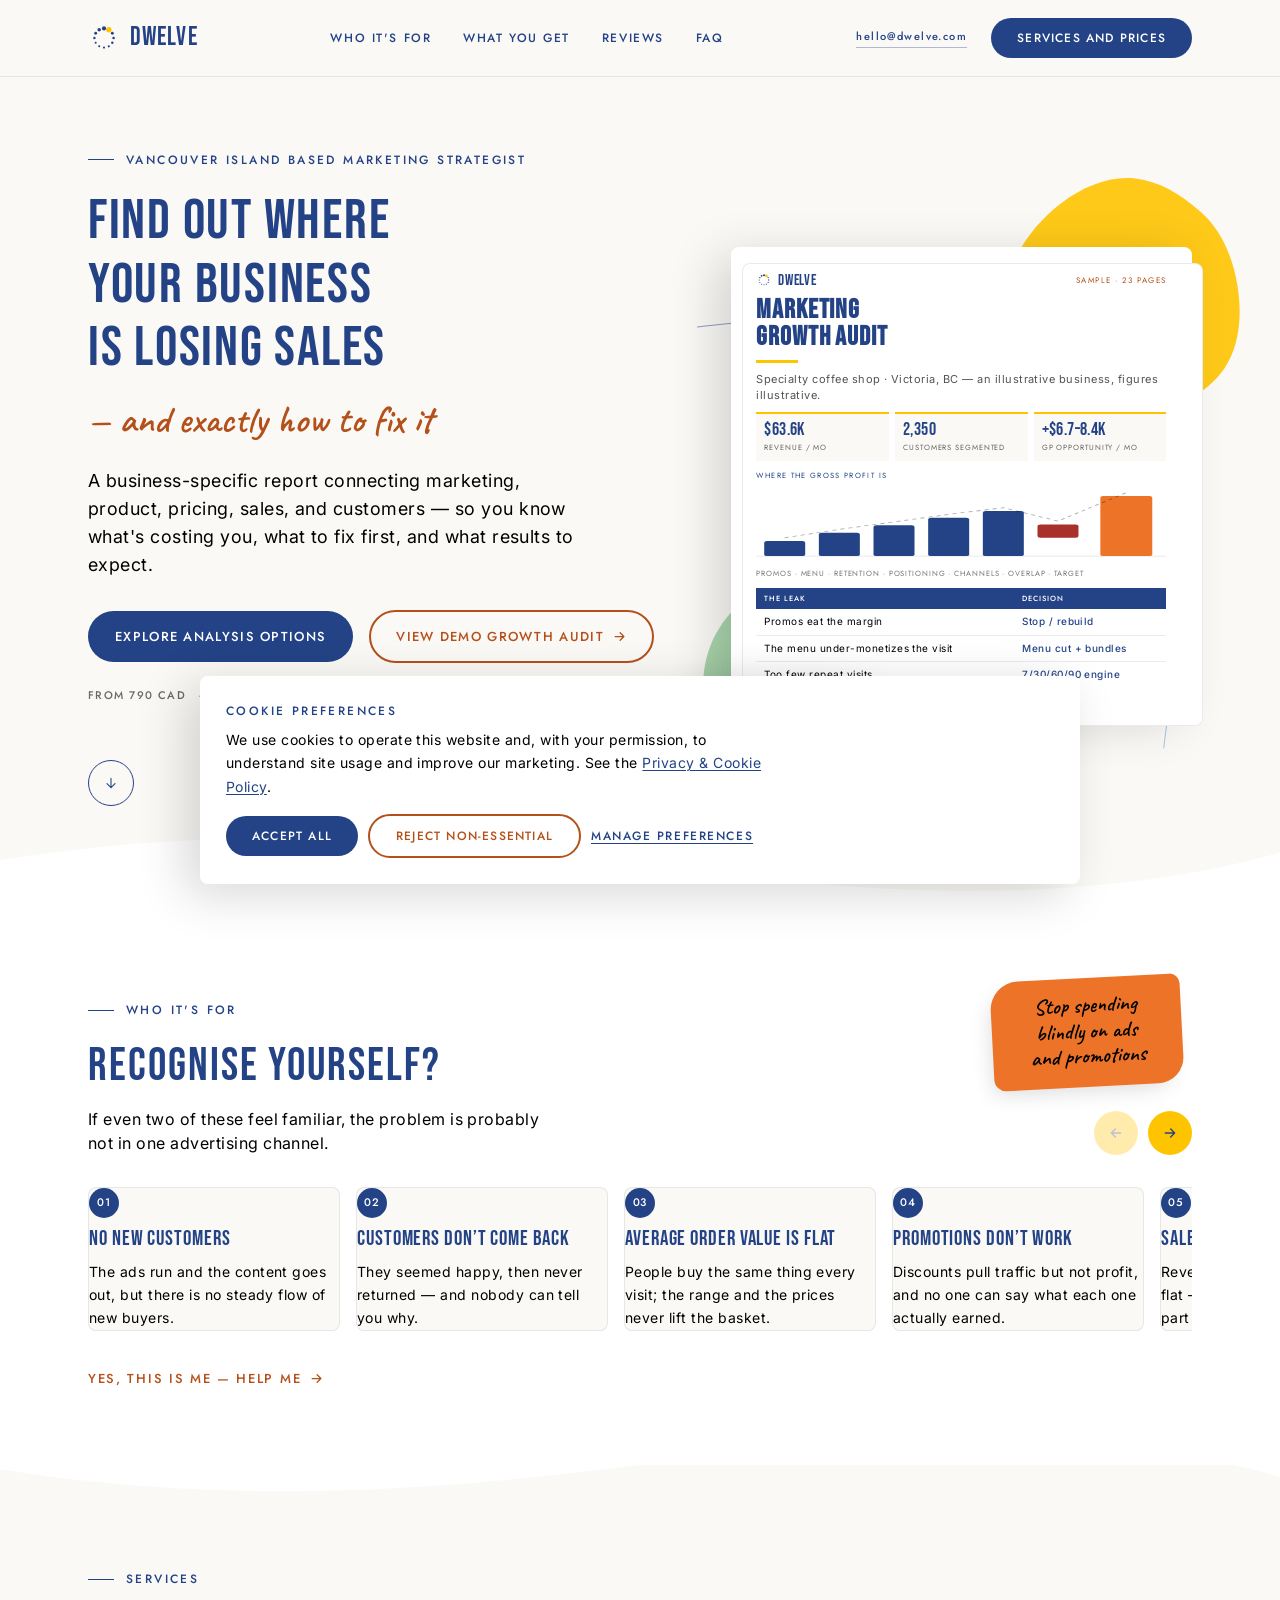
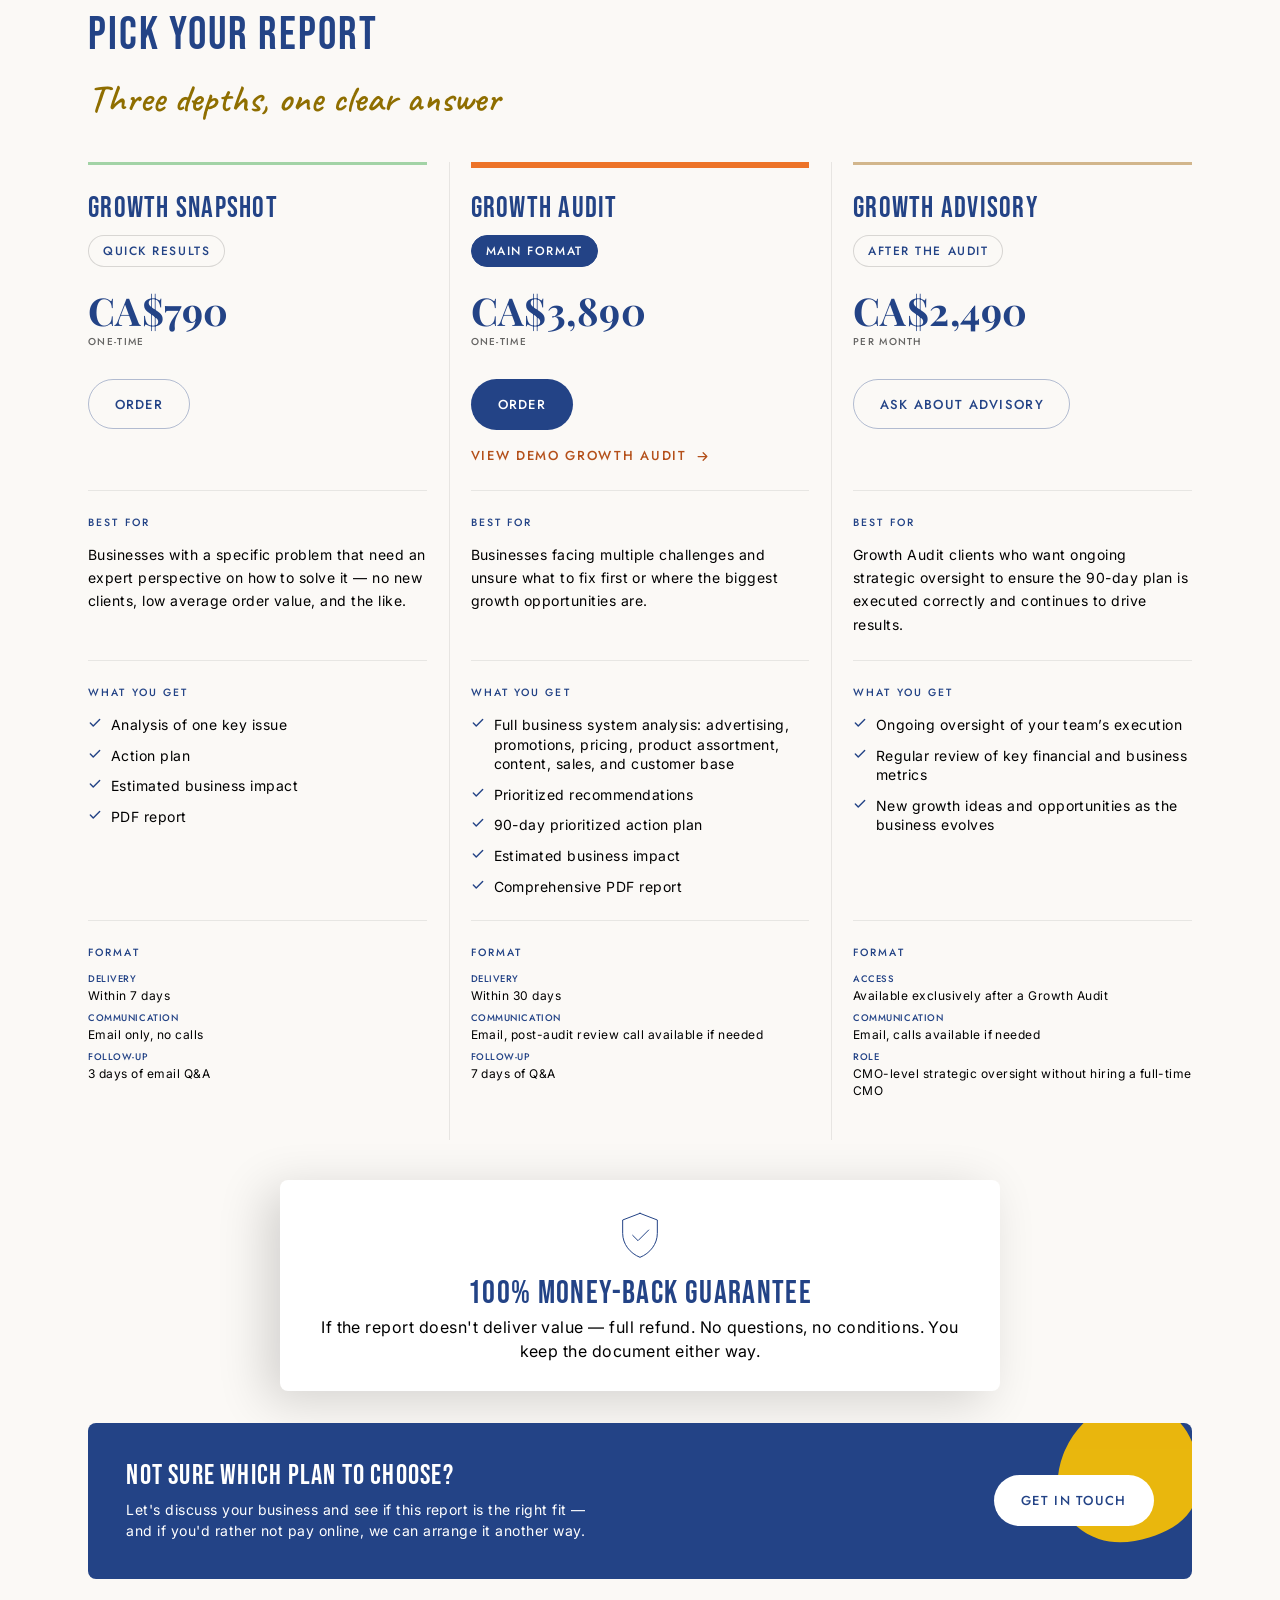
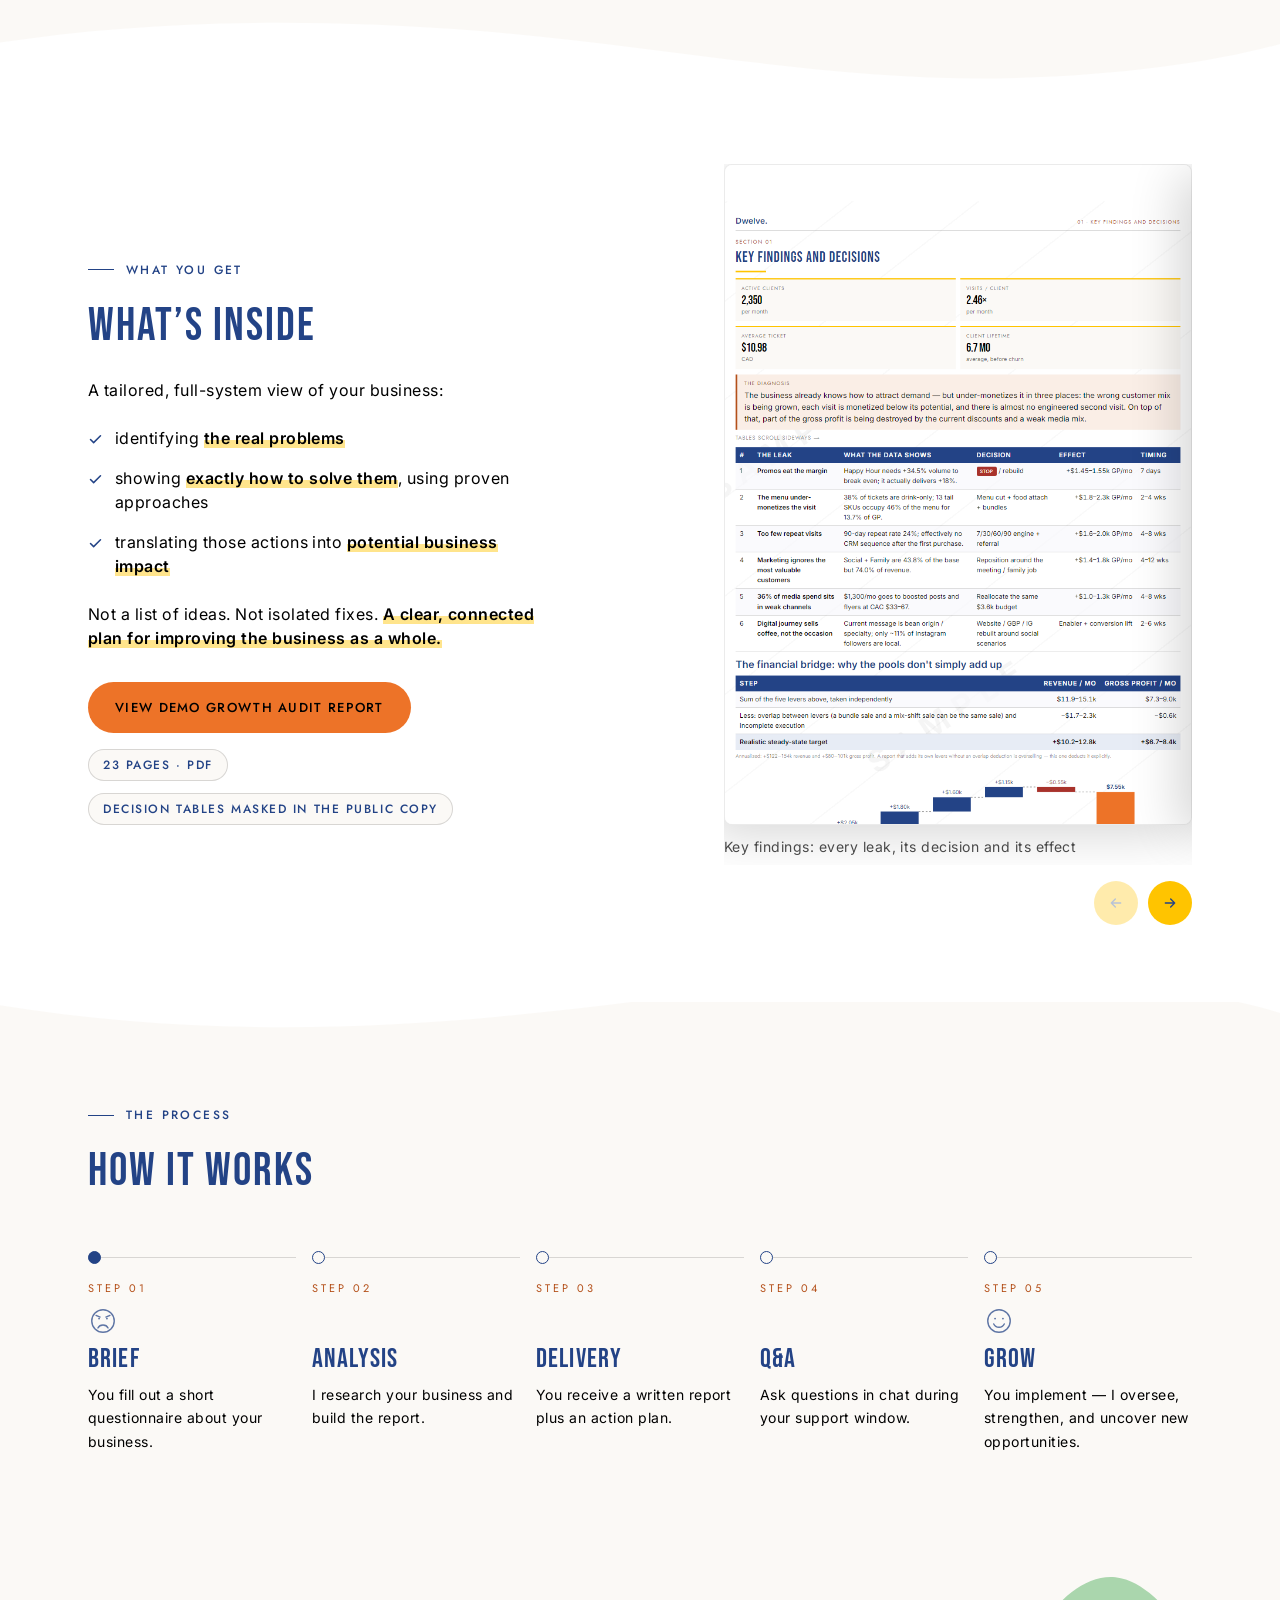
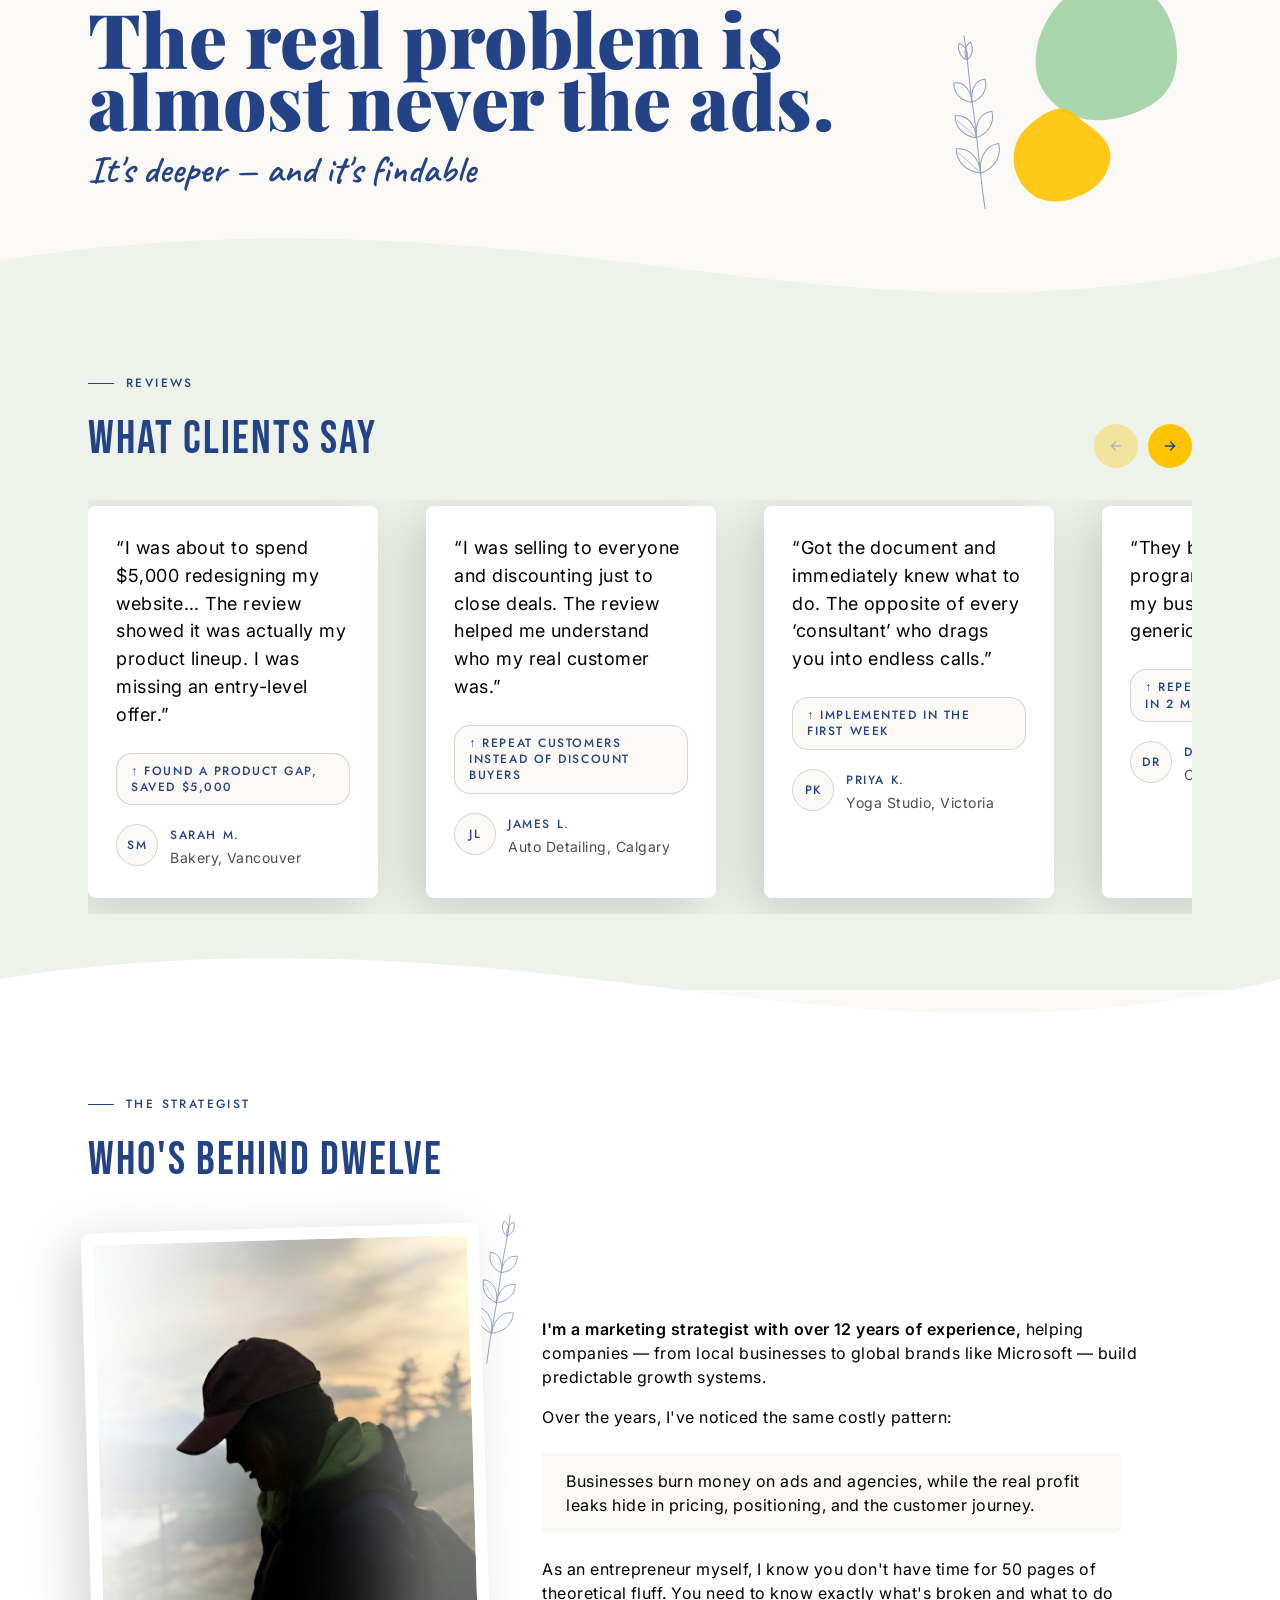
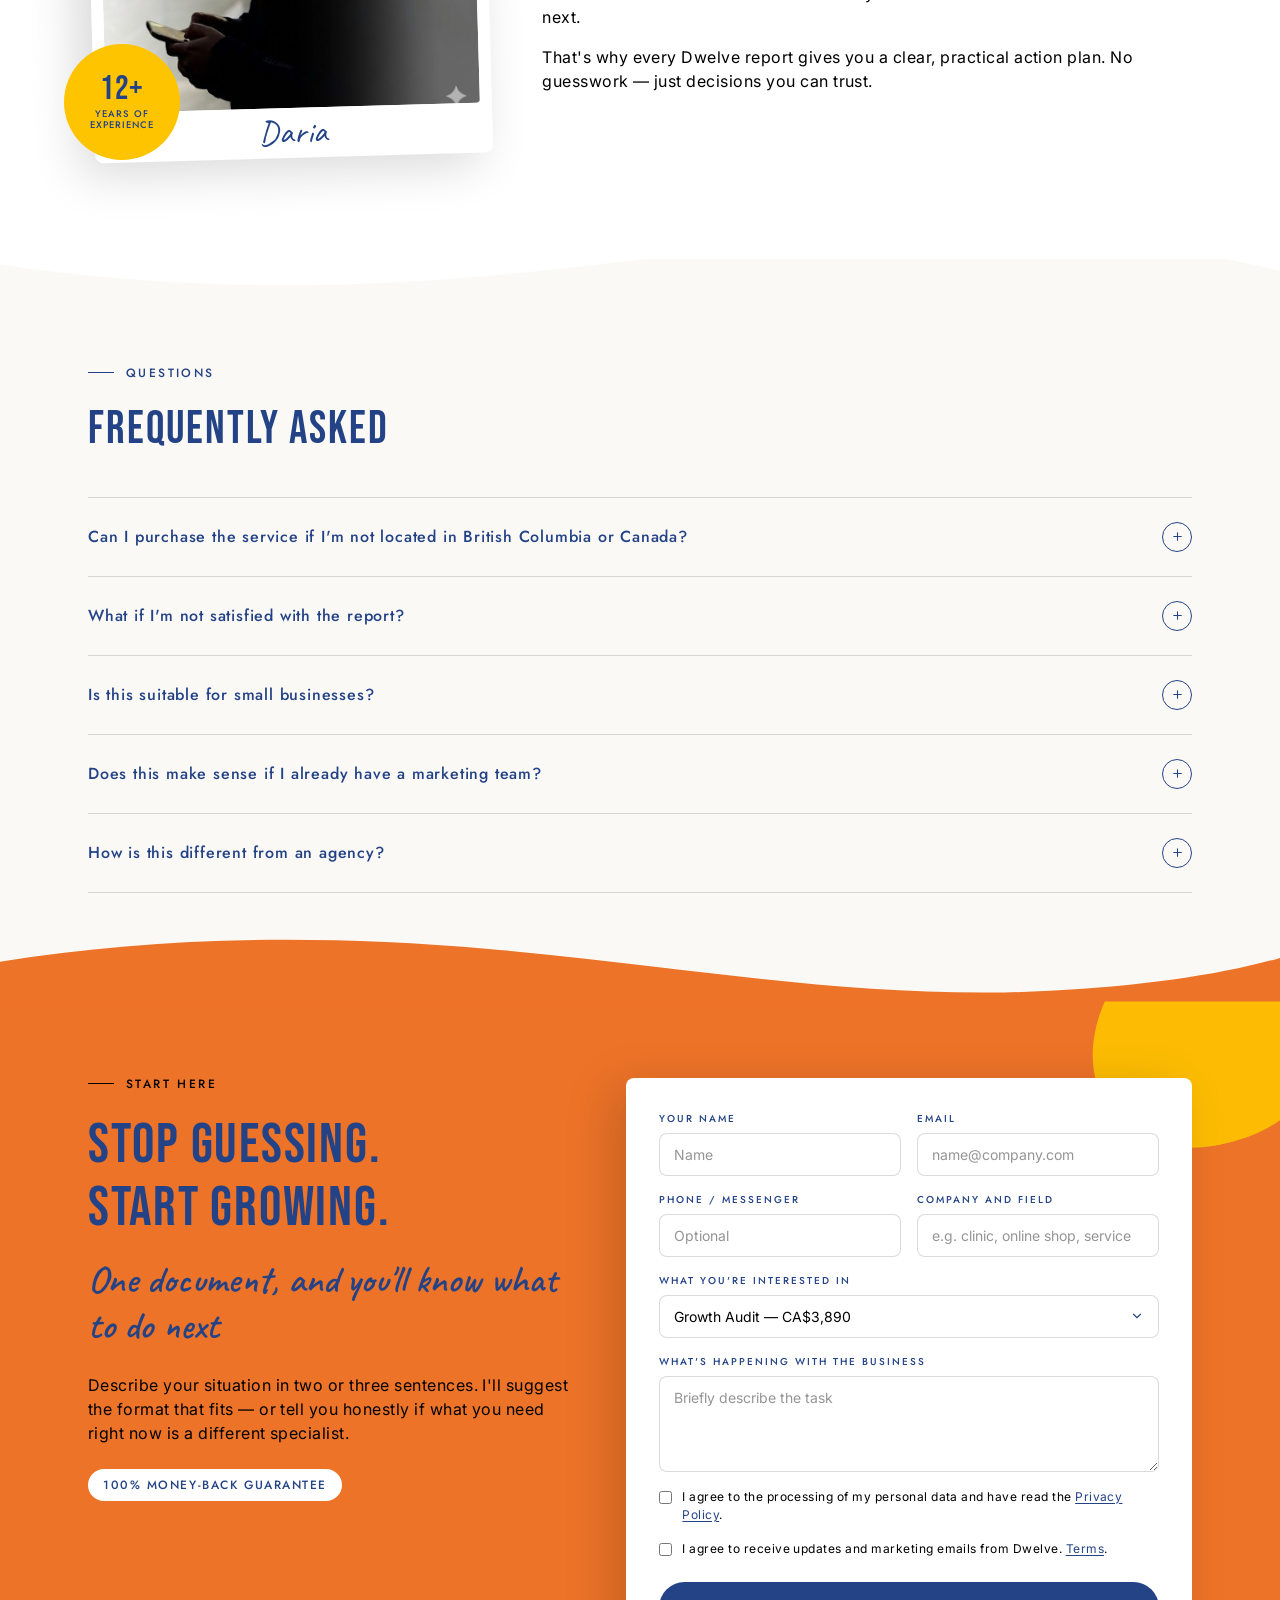
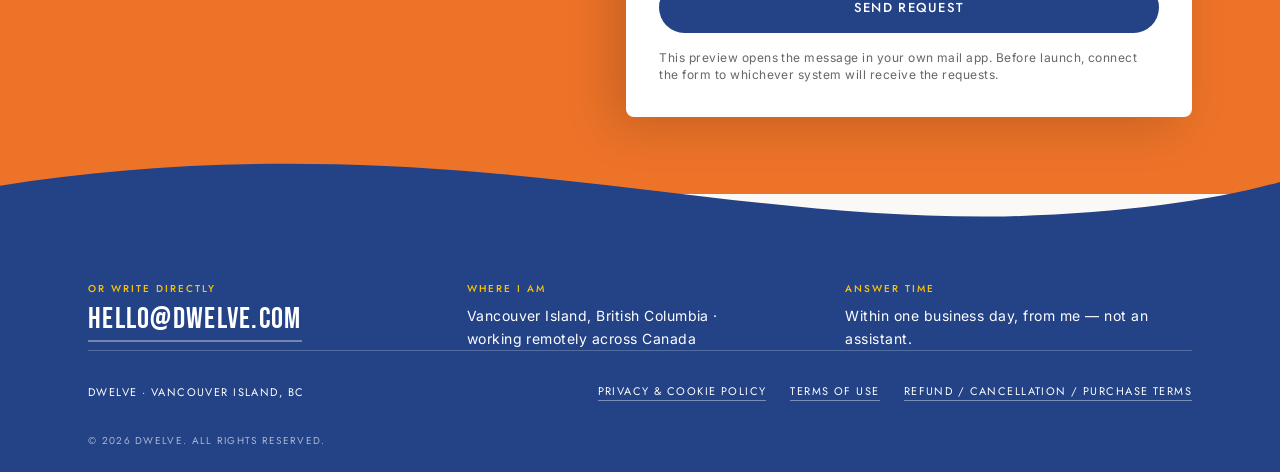
<file: concept-palais/index.html>
<!DOCTYPE html>
<html lang="en">
<head>
  <meta charset="UTF-8">
  <meta name="viewport" content="width=device-width, initial-scale=1.0">
  <title>Dwelve — Marketing Review for Small Businesses in Canada · Pa'lais Concept</title>
  <meta name="description" content="Dwelve — marketing review for small businesses in Canada. Get a written action plan to fix what's not working. From CA$790. 100% money-back guarantee.">

  <link rel="preconnect" href="https://fonts.googleapis.com">
  <link rel="preconnect" href="https://fonts.gstatic.com" crossorigin>
  <link href="https://fonts.googleapis.com/css2?family=Bebas+Neue&family=Caveat:wght@400;600&family=Inter:wght@400;500;600;700&family=Jost:wght@400;500&family=Playfair+Display:wght@700;900&display=swap" rel="stylesheet">

  <link rel="icon" type="image/svg+xml" href="data:image/svg+xml,%3Csvg xmlns='http://www.w3.org/2000/svg' viewBox='0 0 200 200'%3E%3Ccircle cx='100' cy='100' r='100' fill='%23234386'/%3E%3Cg transform='translate(100,100)'%3E%3Ccircle cx='0' cy='-62' r='8' fill='%23fbf9f6'/%3E%3Ccircle cx='31' cy='-53.7' r='10' fill='%23ffc400'/%3E%3Ccircle cx='53.7' cy='-31' r='5' fill='%23fbf9f6'/%3E%3Ccircle cx='62' cy='0' r='4.5' fill='%23fbf9f6'/%3E%3Ccircle cx='53.7' cy='31' r='4' fill='%23fbf9f6'/%3E%3Ccircle cx='31' cy='53.7' r='3.5' fill='%23fbf9f6'/%3E%3Ccircle cx='0' cy='62' r='3' fill='%23fbf9f6'/%3E%3Ccircle cx='-31' cy='53.7' r='2.8' fill='%23fbf9f6'/%3E%3Ccircle cx='-53.7' cy='31' r='2.8' fill='%23fbf9f6'/%3E%3Ccircle cx='-62' cy='0' r='3.8' fill='%23fbf9f6'/%3E%3Ccircle cx='-53.7' cy='-31' r='5' fill='%23fbf9f6'/%3E%3Ccircle cx='-31' cy='-53.7' r='6.5' fill='%23fbf9f6'/%3E%3C/g%3E%3C/svg%3E">

  <link rel="stylesheet" href="theme_palais_1.css">

  <style>
    /* ==========================================================
       RESET & BASE
       ========================================================== */
    *, *::before, *::after { box-sizing: border-box; margin: 0; padding: 0; }
    html { scroll-behavior: smooth; -webkit-text-size-adjust: 100%; }

    body {
      font-family: var(--font-ui) !important;
      font-size: var(--text-body);
      line-height: var(--lead-body);
      letter-spacing: var(--track-body);
      color: var(--ink) !important;
      background: var(--cream) !important;
      -webkit-font-smoothing: antialiased;
      -moz-osx-font-smoothing: grayscale;
      overflow-x: hidden;
    }

    img, svg { display: block; max-width: 100%; }
    a { color: inherit; text-decoration: none; }
    button { font: inherit; cursor: pointer; border: none; background: none; color: inherit; }
    ul, ol { list-style: none; }
    /* Author display rules beat the UA's [hidden] { display: none }, and
       several hidden panes here are grid/flex. Without this they show. */
    [hidden] { display: none !important; }
    ::selection { background: var(--indigo); color: var(--white); }

    /* ==========================================================
       LAYOUT
       ========================================================== */
    .frame {
      width: 100%;
      max-width: var(--page-max);
      margin: 0 auto;
      padding: 0 var(--page-pad);
      position: relative;
      z-index: 2;
    }

    .band { padding: var(--section-gap) 0; position: relative; }
    .band--white  { background: var(--white); }
    .band--indigo { background: var(--indigo); color: var(--white); }
    /* Level 3 surface. Nothing small may sit directly on it: white text is
       2.97:1 here and indigo 3.19:1, so only large display type is safe and
       everything else moves onto a white card or pill. */
    /* Level 3 surface. Black on burnt orange is 7.1:1 and passes cleanly, so
       body copy and labels stay black; indigo is 3.19:1 and is therefore
       reserved for display sizes; white is 2.97:1 and never used here. */
    .band--orange { background: var(--orange); }
    .band--orange .display { color: var(--indigo); }
    .band--orange .eyebrow { color: var(--ink); }
    .band--orange .body-copy, .band--orange .caption-copy { color: var(--ink); }
    .band--orange .tag { background: var(--white); border-color: transparent; }
    .band--orange .pains-arrow { background: var(--white); color: var(--indigo); }
    .band--orange .pains-arrow:hover { background: var(--cream); }

    /* A pale wash of the palette's mint sage — not a new colour, a tint of
       one. Used once, to give Reviews its own light key. */
    .band--sage { background: #edf3ea; }

    /* Organic wavy dividers — the signature transition device.
       A hard line between colour fields is never used. */
    .wave { position: relative; line-height: 0; z-index: 1; }
    .wave svg { width: 100%; height: clamp(48px, 5.5vw, 84px); display: block; }
    /* Pulled up into the preceding section's bottom padding instead of being
       added on top of it — otherwise gap + wave + gap stacks into a void. */
    .wave--overlap { margin-top: calc(var(--section-gap) * -0.5); margin-bottom: -1px; }

    /* ==========================================================
       DECOR — blobs and botanical line-art
       ========================================================== */
    .decor {
      position: absolute;
      pointer-events: none;
      user-select: none;
      z-index: 0;
    }
    .blob { opacity: 0.9; }
    /* Line-art never has fills — only outlines — and is rotated a few
       degrees so it reads as hand-placed rather than stock-decorated. */
    .botanical { color: var(--indigo); opacity: 0.5; }
    .botanical--sky { color: var(--sky); opacity: 0.65; }

    /* ==========================================================
       TYPE
       ========================================================== */
    .display {
      font-family: var(--font-display) !important;
      font-weight: var(--w-regular);
      text-transform: uppercase;
      color: var(--indigo);
      margin: 0;
    }
    .display--lg  { font-size: var(--text-h-lg); line-height: var(--lead-h-lg); letter-spacing: var(--track-display-lg); }
    .display--md  { font-size: var(--text-h);    line-height: var(--lead-h);    letter-spacing: var(--track-display); }
    .display--sm  { font-size: var(--text-h-sm); line-height: var(--lead-h-sm); letter-spacing: var(--track-display); }
    .band--indigo .display { color: var(--white); }

    /* Mega brand statement — the one serif voice on the page.
       Sized to break into exactly two lines rather than three: at 88px the
       statement needed 870px for "almost never the ads." inside a 780px
       column, so it spilled. No <br> — a hard break would leave a stub line
       on a phone; this way the wrap stays natural at every width. */
    .mega {
      font-family: var(--font-mega) !important;
      font-weight: 900;
      font-size: clamp(46px, 5.9vw, 76px);
      line-height: var(--lead-display);
      color: var(--indigo);
    }
    .band--indigo .mega { color: var(--white); }

    /* Script is an emotional headline voice only — never in UI chrome */
    .script {
      font-family: var(--font-script) !important;
      font-weight: 600;
      font-size: var(--text-script);
      line-height: 1.2;
      letter-spacing: 0;
      color: var(--indigo);
      text-transform: none;
    }
    .band--indigo .script { color: var(--white); }
    .script--orange { color: var(--orange-ink); }
    .script--honey { color: var(--honey-ink); }

    /* Eyebrow label — the aggressive tracking is the system's signature */
    .eyebrow {
      display: flex;
      align-items: center;
      gap: var(--s-12);
      font-family: var(--font-nav) !important;
      font-size: var(--text-caption);
      font-weight: var(--w-medium);
      line-height: 1;
      letter-spacing: var(--track-label);
      text-transform: uppercase;
      color: var(--indigo);
      margin-bottom: var(--s-24);
    }
    .eyebrow::before {
      content: '';
      width: 26px; height: 1px;
      background: currentColor;
      flex: none;
    }
    .band--indigo .eyebrow { color: var(--white); }

    .body-copy { font-size: var(--text-body); line-height: var(--lead-body); max-width: 60ch; }
    .body-copy + .body-copy { margin-top: var(--s-16); }
    .body-copy strong { font-weight: var(--w-semibold); }
    .caption-copy { font-size: var(--text-body-sm); line-height: var(--lead-body-sm); max-width: 60ch; }
    .band--indigo .body-copy, .band--indigo .caption-copy { color: var(--white); }

    .lede { font-size: clamp(17px, 1.4vw, 19px); line-height: 1.55; max-width: 46ch; }

    /* ==========================================================
       CHROME — buttons, tags, links
       ========================================================== */
    /* Indigo filled is the default filled button; --accent below is the one
       sanctioned warm exception */
    .btn {
      display: inline-flex;
      align-items: center;
      gap: var(--s-8);
      font-family: var(--font-nav) !important;
      font-size: 13px;
      font-weight: var(--w-medium);
      line-height: 1;
      letter-spacing: var(--track-btn);
      text-transform: uppercase;
      color: var(--white);
      background: var(--indigo);
      border-radius: var(--r-btn);
      padding: 19px 27px;
      transition: background 220ms ease, transform 220ms ease;
    }
    .btn:hover { background: #1a3269; transform: translateY(-1px); }

    /* Outlined burnt orange is the secondary/exploratory action */
    .btn--outline {
      background: transparent;
      color: var(--orange-ink);
      border: 2px solid var(--orange-ink);
      padding: 17px 25px;
    }
    .btn--outline:hover { background: var(--orange-ink); color: var(--white); transform: translateY(-1px); }

    /* The demo CTA carries the accent instead of indigo. White on #ed7328 is
       only 2.97:1 and would fail, so the label is black — the 7.1:1 pairing the
       theme already uses for the orange band. */
    .btn--accent { background: var(--orange); color: var(--ink); }
    .btn--accent:hover { background: #d9631c; color: var(--ink); }

    /* Same shape, a third of the weight. Three identical indigo pills gave the
       eye nowhere to land; this keeps Order a real button on every tier while
       the recommended one stays the loudest. Hairline, per the system. */
    .btn--quiet {
      background: transparent;
      color: var(--indigo);
      /* an indigo-tinted hairline, not the neutral --rule: at 14% black the
         border read as a disabled control rather than a quiet one */
      border: 1.5px solid rgba(35, 67, 134, .34);
      padding: 17.5px 25.5px;
    }
    .btn--quiet:hover { background: transparent; border-color: var(--indigo); }

    .btn--on-dark { background: var(--white); color: var(--indigo); }
    .btn--on-dark:hover { background: var(--cream); }

    .btn--sm { padding: 14px 26px; font-size: 12px; }

    .tag {
      display: inline-flex;
      align-items: center;
      gap: 6px;
      font-family: var(--font-nav) !important;
      font-size: var(--text-caption);
      font-weight: var(--w-medium);
      line-height: 1;
      letter-spacing: var(--track-nav);
      text-transform: uppercase;
      color: var(--indigo);
      background: var(--cream);
      border: 1px solid var(--rule);
      border-radius: var(--r-tag);
      padding: 9px 14px;
      white-space: nowrap;
    }
    .tag--white { background: var(--white); }
    .tag--solid { background: var(--indigo); color: var(--white); border-color: var(--indigo); }
    .band--indigo .tag { background: transparent; color: var(--white); border-color: var(--rule-on-dark); }

    /* A note stuck onto the page — deliberately NOT a control. It used to be
       .tag--solid, an indigo pill the same shape and weight as the primary
       button, sitting right above two real buttons.
       The colour-lane rule permits a warm fill exactly here: orange is banned
       from filled actions, so an orange fill is itself the signal that this
       cannot be clicked. Black on #ed7328 is 7.1:1. The tilt, the hand-cut
       corners and the script voice do the rest. */
    .sticker {
      display: inline-block;
      /* the tilt swings the corners out — keep them off the page margin */
      margin: 0 10px 0 0;
      max-width: 19ch;
      padding: 15px 24px 17px;
      background: var(--orange);
      color: var(--ink);
      font-family: var(--font-script) !important;
      font-size: clamp(21px, 1.7vw, 25px);
      font-weight: var(--w-semibold);
      line-height: 1.18;
      /* stops the last line falling to a lonely "and" */
      text-wrap: balance;
      letter-spacing: 0;
      text-transform: none;
      text-align: center;
      /* Never a pill and never symmetric — a pill is what the buttons are */
      border-radius: 28px 10px 26px 12px;
      transform: rotate(-3deg);
      box-shadow: rgba(0, 0, 0, 0.16) -6px 9px 22px -7px;
    }

    .link {
      font-weight: var(--w-medium);
      color: var(--indigo);
      border-bottom: 1px solid currentColor;
      padding-bottom: 1px;
      transition: color 200ms ease;
    }
    .link:hover { color: var(--orange-ink); }
    .band--indigo .link { color: var(--white); }
    .band--indigo .link:hover { color: var(--honey); }

    /* Arrow link — 'learn more' gesture in orange */
    .arrow-link {
      display: inline-flex;
      align-items: center;
      gap: var(--s-8);
      font-family: var(--font-nav) !important;
      font-size: 13px;
      font-weight: var(--w-medium);
      letter-spacing: var(--track-nav);
      text-transform: uppercase;
      color: var(--orange-ink);
      transition: gap 240ms ease;
    }
    .arrow-link:hover { gap: 14px; }
    .arrow-link svg { flex: none; }

    /* ==========================================================
       NAVIGATION — logo left, links centre, filled CTA right
       ========================================================== */
    .nav {
      position: sticky;
      top: 0;
      z-index: 100;
      background: rgba(251, 249, 246, 0.92);
      backdrop-filter: blur(10px);
      -webkit-backdrop-filter: blur(10px);
      border-bottom: 1px solid var(--rule-soft);
    }
    @supports not (backdrop-filter: blur(1px)) { .nav { background: var(--cream); } }

    .nav-inner {
      max-width: var(--page-max);
      margin: 0 auto;
      padding: 0 var(--page-pad);
      height: 76px;
      display: flex;
      align-items: center;
      justify-content: space-between;
      gap: var(--s-24);
    }

    .logo { display: flex; align-items: center; gap: 10px; }

    /* Точки в марке стоят через 30°, поэтому поворот ровно на один шаг
       переставляет жёлтую на соседнее место — кольцо будто щёлкает на
       позицию, а не просто кренится. Радиусы у точек разные, так что
       фигура при этом заметно меняется. */
    .logo svg {
      transition: transform 520ms cubic-bezier(0.22, 1, 0.36, 1);
      will-change: transform;
    }
    .logo:hover svg,
    .logo:focus-visible svg { transform: rotate(30deg); }

    .logo-word {
      font-family: var(--font-display) !important;
      font-size: 26px;
      line-height: 1;
      letter-spacing: var(--track-display);
      text-transform: uppercase;
      color: var(--indigo);
    }

    .nav-links { display: flex; align-items: center; gap: var(--s-32); }
    .nav-links a {
      font-family: var(--font-nav) !important;
      font-size: var(--text-caption);
      font-weight: var(--w-medium);
      letter-spacing: var(--track-nav);
      text-transform: uppercase;
      color: var(--indigo);
      transition: color 200ms ease;
    }
    .nav-links a:hover { color: var(--orange-ink); }

    .nav-links .nav-link-mobile { display: none; }

    .nav-actions { display: flex; align-items: center; gap: var(--s-24); }
    /* Stays in the sticky bar at every width — the address is meant to be
       reachable from anywhere on the page, so it never collapses into the
       burger panel. */
    .nav-mail {
      font-family: var(--font-nav) !important;
      font-size: 11px;
      font-weight: var(--w-medium);
      letter-spacing: var(--track-nav);
      color: var(--indigo);
      white-space: nowrap;
      border-bottom: 1px solid rgba(35, 67, 134, 0.35);
      padding-bottom: 2px;
      transition: color 200ms ease, border-color 200ms ease;
    }
    .nav-mail:hover { color: var(--orange-ink); border-color: var(--orange-ink); }

    .nav-burger { display: none; width: 26px; height: 16px; position: relative; }
    .nav-burger span {
      position: absolute; left: 0;
      width: 100%; height: 1.5px;
      background: var(--indigo);
      transition: transform 300ms ease, opacity 200ms ease, top 300ms ease;
    }
    .nav-burger span:nth-child(1) { top: 0; }
    .nav-burger span:nth-child(2) { top: 7px; }
    .nav-burger span:nth-child(3) { top: 14px; }
    .nav-open .nav-burger span:nth-child(1) { top: 7px; transform: rotate(45deg); }
    .nav-open .nav-burger span:nth-child(2) { opacity: 0; }
    .nav-open .nav-burger span:nth-child(3) { top: 7px; transform: rotate(-45deg); }

    /* ==========================================================
       HERO — split layout, organic blob divider between halves
       ========================================================== */
    /* no overflow clip here — the spec wants blobs and line-art to bleed
       off the page edge; body already blocks horizontal scroll */
    .hero { position: relative; padding: clamp(48px, 6vw, 80px) 0 var(--s-64); }
    .hero-grid {
      display: grid;
      /* both hero button labels are long now — the left column needs the
         extra width to keep them on one row */
      grid-template-columns: 1.12fr 0.88fr;
      gap: var(--s-56);
      align-items: center;
    }
    .hero-script { margin: var(--s-16) 0 var(--s-24); }
    .hero-actions { display: flex; flex-wrap: wrap; align-items: center; gap: var(--s-16); margin-top: var(--s-32); }
    /* Deliberately quiet: three facts as one muted label line rather than
       a row of pills, so the eye goes to the headline and the CTAs. */
    .hero-facts {
      display: flex;
      flex-wrap: wrap;
      align-items: center;
      gap: 4px 0;
      margin-top: var(--s-24);
      font-family: var(--font-nav) !important;
      font-size: 11px;
      font-weight: var(--w-medium);
      letter-spacing: var(--track-nav);
      text-transform: uppercase;
      color: rgba(0, 0, 0, .58);
    }
    .hero-facts li { display: flex; align-items: center; }
    .hero-facts li + li::before { content: '·'; margin: 0 12px; opacity: .5; }

    .hero-figure { position: relative; }

    /* The hero shows a page of the audit rather than a portrait: the product
       explains itself before any copy has to. Built in markup, not a
       screenshot, so it stays sharp at every size. */
    .hero-doc { position: relative; }
    .hero-doc-page {
      position: relative;
      z-index: 2;
      background: var(--white);
      border-radius: var(--r-card);
      box-shadow: var(--shadow-card);
      padding: clamp(18px, 2vw, 26px);
      display: grid;
      gap: 9px;
      transition: transform 500ms cubic-bezier(0.22,1,0.36,1);
    }
    .hero-doc:hover .hero-doc-page { transform: translateY(-4px); }
    .hero-doc-page::after {
      content: '';
      position: absolute;
      inset: 16px -11px -13px 11px;
      background: var(--white);
      border: 1px solid var(--rule-soft);
      border-radius: var(--r-card);
      z-index: -1;
    }
    .hd-head { display: flex; align-items: center; justify-content: space-between; gap: 10px; }
    .hd-brand { display: flex; align-items: center; gap: 6px; font-family: var(--font-display) !important; font-size: 15px; line-height: 1; letter-spacing: .043em; text-transform: uppercase; color: var(--indigo); }
    .hd-flag { font-family: var(--font-nav) !important; font-size: 8px; letter-spacing: .18em; text-transform: uppercase; color: var(--orange-ink); }
    .hd-title { font-family: var(--font-display) !important; font-size: clamp(19px, 2.2vw, 27px); line-height: 1; letter-spacing: .031em; text-transform: uppercase; color: var(--indigo); }
    .hd-rule { width: 42px; height: 3px; background: var(--honey); }
    .hd-sub { font-size: 11px; line-height: 1.4; color: rgba(0,0,0,.68); }
    .hd-tiles { display: grid; grid-template-columns: repeat(3, 1fr); gap: 6px; }
    .hd-tile { background: var(--cream); border-top: 2px solid var(--honey); padding: 7px 8px 8px; min-width: 0; }
    .hd-tile b { display: block; font-family: var(--font-display) !important; font-weight: 400; font-size: clamp(14px, 1.5vw, 18px); line-height: 1.05; letter-spacing: .02em; color: var(--indigo); }
    .hd-tile span { display: block; font-family: var(--font-nav) !important; font-size: 7.5px; letter-spacing: .12em; text-transform: uppercase; color: rgba(0,0,0,.6); margin-top: 3px; line-height: 1.3; }
    .hd-chart { display: grid; gap: 5px; }
    .hd-chart-t, .hd-chart-x {
      font-family: var(--font-nav) !important;
      font-size: 7.5px;
      letter-spacing: .12em;
      text-transform: uppercase;
      color: rgba(0,0,0,.55);
    }
    .hd-chart-t { color: var(--indigo); letter-spacing: .18em; }
    .hd-chart svg { width: 100%; height: clamp(58px, 6vw, 78px); }
    .hd-tbl { width: 100%; border-collapse: collapse; }
    .hd-tbl th { background: var(--indigo); color: var(--white); font-family: var(--font-nav) !important; font-size: 7.5px; font-weight: 500; letter-spacing: .12em; text-transform: uppercase; text-align: left; padding: 5px 8px; }
    .hd-tbl td { font-size: 10px; line-height: 1.35; padding: 6px 8px; border-bottom: 1px solid var(--rule-soft); vertical-align: top; }
    .hd-tbl td:last-child { color: var(--indigo); font-weight: 500; }
    .hd-tbl tr:last-child td { border-bottom: none; }

    /* The portrait survives as a small plaque, not the main event */
    .hero-doc-by {
      position: absolute;
      left: -14px; bottom: -18px;
      z-index: 3;
      display: flex; align-items: center; gap: 9px;
      background: var(--white);
      border-radius: var(--r-btn);
      box-shadow: var(--shadow-card);
      padding: 6px 16px 6px 6px;
    }
    .hero-doc-by img { width: 34px; height: 34px; border-radius: 50%; object-fit: cover; object-position: 50% 18%; flex: none; }
    .hero-doc-by b { display: block; font-family: var(--font-nav) !important; font-size: 10.5px; font-weight: 500; letter-spacing: .1em; text-transform: uppercase; color: var(--indigo); }
    .hero-doc-by span { font-size: 10px; color: rgba(0,0,0,.62); }

    .hero-blob-gold { top: -22%; right: -20%; width: 70%; z-index: 0; }
    /* The leftward bleed is capped to the column gutter: the percentage cancels
       the shape's own inset inside its viewBox, so the drawn edge lands a fixed
       24px left of the figure and can never reach the CTAs in the text column. */
    .hero-blob-sage { bottom: -30%; left: calc(-10.9% - 24px); width: 74%; z-index: 0; }
    .hero-sprig { bottom: -8%; right: -7%; width: 96px; z-index: 1; transform: rotate(8deg); }
    .hero-branch { top: 6%; left: -8%; width: 180px; z-index: 0; transform: rotate(-6deg); }

    .scroll-cue {
      display: flex;
      align-items: center;
      gap: var(--s-12);
      margin-top: var(--s-56);
      font-family: var(--font-nav) !important;
      font-size: 11px;
      letter-spacing: var(--track-label);
      text-transform: uppercase;
      color: var(--indigo);
    }
    .scroll-cue { text-decoration: none; }
    .scroll-cue span.ring {
      width: 46px; height: 46px;
      flex: none;
      border: 1.5px solid var(--indigo);
      border-radius: 50%;
      display: flex; align-items: center; justify-content: center;
      animation: bob 2.4s ease-in-out infinite;
    }
    @keyframes bob { 0%,100% { transform: translateY(0); } 50% { transform: translateY(5px); } }

    /* ==========================================================
       CARDS — white on cream, 8px radius, asymmetric shadow
       ========================================================== */
    .card {
      background: var(--white);
      border-radius: var(--r-card);
      padding: var(--card-pad);
      box-shadow: var(--shadow-card);
    }
    .card--flat { box-shadow: none; border: 1px solid var(--rule-soft); }

    .grid-2 { display: grid; grid-template-columns: repeat(2, 1fr); gap: var(--s-24); }
    .grid-3 { display: grid; grid-template-columns: repeat(3, 1fr); gap: var(--s-24); }

    /* Pain points — a rail of light chips instead of a 2x2 card grid.
       Cream on the white band with a hairline instead of a shadow: the
       block should be scanned, not occupy half a screen. */
    .pains-head {
      display: flex;
      flex-wrap: wrap;
      align-items: flex-end;
      justify-content: space-between;
      gap: var(--s-24) var(--s-32);
    }
    .pains-note { margin-top: var(--s-12); font-size: var(--text-body); max-width: 48ch; }
    .pains-aside { display: flex; flex-direction: column; align-items: flex-end; gap: var(--s-24); }

    .pains-arrows { display: flex; gap: 10px; }
    .pains-arrow {
      width: 44px; height: 44px;
      border-radius: 50%;
      background: var(--honey);
      color: var(--indigo);
      display: flex; align-items: center; justify-content: center;
      transition: background 200ms ease, opacity 200ms ease;
    }
    .pains-arrow:hover { background: #e8b200; }
    .pains-arrow[disabled] { opacity: .32; cursor: default; }

    .pains-rail {
      margin-top: var(--s-32);
      display: grid;
      grid-auto-flow: column;
      grid-auto-columns: minmax(252px, 1fr);
      gap: var(--s-16);
      overflow-x: auto;
      scroll-snap-type: x mandatory;
      scroll-behavior: smooth;
      scrollbar-width: none;
      -ms-overflow-style: none;
      padding-bottom: 2px;
    }
    .pains-rail::-webkit-scrollbar { display: none; }

    .pain-chip {
      scroll-snap-align: start;
      background: var(--cream);
      border: 1px solid var(--rule-soft);
      border-radius: var(--r-card);
      padding: var(--s-20);
      display: grid;
      gap: 10px;
      align-content: start;
      transition: border-color 240ms ease;
    }
    .pain-chip:hover { border-color: var(--indigo); }
    .pain-num {
      width: 30px; height: 30px;
      border-radius: 50%;
      background: var(--indigo);
      color: var(--white);
      display: flex; align-items: center; justify-content: center;
      font-family: var(--font-nav) !important;
      font-size: 11px;
      font-weight: var(--w-medium);
      letter-spacing: .06em;
    }
    /* Bebas ships one weight only. These are <h3>s, so without an explicit 400
       they inherit the UA's bold and Chrome smears a synthetic one — which is
       why the card titles looked coarser than every real heading on the page. */
    .pain-t {
      font-family: var(--font-display) !important;
      font-weight: var(--w-regular);
      font-size: 21px;
      line-height: 1.04;
      letter-spacing: var(--track-display);
      text-transform: uppercase;
      color: var(--indigo);
    }
    .pain-d { font-size: var(--text-body-sm); line-height: var(--lead-body-sm); }

    /* ==========================================================
       PRICING — three vertical tiers, divided by column rules.

       No boxes and no fills: the tiers are separated the way the system
       separates everything else, with a hairline. Each opens with its own
       accent bar; inside, hairlines divide the groups.

       Every tier is one subgrid spanning the same 13 parent rows, so
       "Best for", "What you get" and "Format" start on exactly the same
       line in all three columns however long their copy runs. That is why
       nothing here carries padding or a border: on a subgrid item either
       one insets its tracks and the alignment is lost.

       The recommended tier is marked by a heavier accent bar, the solid
       chip and the only filled button — a wash was tried and read as a
       highlighter smear behind the type.
       ========================================================== */
    .plans {
      --col-gap: clamp(28px, 3.4vw, 56px);
      margin-top: var(--s-40);
      display: grid;
      grid-template-columns: repeat(3, 1fr);
      grid-template-rows: repeat(13, auto);
      column-gap: var(--col-gap);
    }

    .tier-col {
      position: relative;
      display: grid;
      grid-row: 1 / -1;
      grid-template-rows: subgrid;
    }
    /* The accent bar is a pseudo-element, not a border, so the tier can be a
       subgrid; the featured one is simply thicker. */
    .tier-col::after {
      content: '';
      position: absolute;
      top: 0; left: 0; right: 0;
      height: 3px;
      background: var(--tier-accent);
    }
    .tier-col--featured::after { height: 6px; }
    /* Column rule, centred in the gutter, running the full height of the set */
    .tier-col + .tier-col::before {
      content: '';
      position: absolute;
      top: 0;
      bottom: 0;
      left: calc(var(--col-gap) / -2);
      width: 1px;
      background: var(--rule-soft);
    }
    .tier-col--snapshot { --tier-accent: var(--sage); }
    .tier-col--audit    { --tier-accent: var(--orange); }
    .tier-col--advisory { --tier-accent: var(--sand); }

    .tier-name {
      font-family: var(--font-display) !important;
      font-weight: var(--w-regular);
      font-size: clamp(24px, 2.3vw, 30px);
      line-height: 1;
      letter-spacing: var(--track-display);
      text-transform: uppercase;
      color: var(--indigo);
      /* stands in for the padding a subgrid item cannot have */
      margin-top: var(--s-32);
    }
    .tier-col .tag { justify-self: start; margin-top: var(--s-12); }
    /* The price answers the question the name asks, so it stays with it
       rather than sitting at the far end of the column. */
    .tier-fee {
      font-family: var(--font-mega) !important;
      font-weight: 700;
      font-size: clamp(30px, 3vw, 40px);
      line-height: 1;
      color: var(--indigo);
      margin-top: var(--s-24);
    }
    .tier-fee span {
      display: block;
      font-family: var(--font-nav) !important;
      font-size: 10px;
      font-weight: var(--w-medium);
      letter-spacing: var(--track-nav);
      text-transform: uppercase;
      color: rgba(0, 0, 0, .6);
      margin-top: 8px;
    }
    /* Natural width, left-aligned like everything else on the page — a
       full-width outline pill in a 340px column reads as an empty box. */
    .tier-act { display: grid; gap: var(--s-16); justify-items: start; align-content: start; margin-top: var(--s-32); }

    .tier-hr { height: 1px; background: var(--rule-soft); border: 0; margin: var(--s-24) 0; align-self: start; }
    .tier-label {
      font-family: var(--font-nav) !important;
      font-size: 10.5px;
      font-weight: var(--w-medium);
      letter-spacing: var(--track-label);
      text-transform: uppercase;
      color: var(--indigo);
      margin-bottom: var(--s-12);
      align-self: end;
    }
    .tier-text { font-size: var(--text-body-sm); line-height: var(--lead-body-sm); align-self: start; }

    .pl-list { display: grid; gap: 9px; align-content: start; }
    .pl-list li { display: flex; gap: 9px; align-items: baseline; font-size: var(--text-body-sm); line-height: 1.4; }
    .pl-list svg { flex: none; margin-top: 3px; color: var(--indigo); }
    .pl-meta { display: grid; gap: 8px; align-content: start; font-size: var(--text-caption); line-height: 1.45; padding-bottom: var(--s-40); }
    .pl-meta b {
      font-family: var(--font-nav) !important;
      font-weight: var(--w-medium);
      letter-spacing: .06em;
      text-transform: uppercase;
      font-size: 9.5px;
      color: var(--indigo);
      display: block;
    }

    /* Deliberately loud: a real share of buyers will not pay online and
       need a person before they commit. */
    .plan-help {
      margin-top: var(--s-32);
      background: var(--indigo);
      color: var(--white);
      border-radius: var(--r-card);
      padding: clamp(24px, 3vw, 40px);
      display: flex;
      flex-wrap: wrap;
      align-items: center;
      justify-content: space-between;
      gap: var(--s-20) var(--s-32);
      position: relative;
      overflow: hidden;
    }
    /* :not(.decor) — without it the absolutely-positioned blob is caught by
       this rule, becomes a flex item and sits in the middle of the panel. */
    .plan-help > *:not(.decor) { position: relative; z-index: 1; }
    /* far enough in that the organic edge shows instead of a flat cut */
    .plan-help-blob { top: -28%; right: -3%; width: 190px; z-index: 0; }
    .plan-help h3 {
      font-family: var(--font-display) !important;
      font-weight: var(--w-regular);
      font-size: clamp(22px, 2.2vw, 30px);
      line-height: 1.04;
      letter-spacing: var(--track-display);
      text-transform: uppercase;
      color: var(--white);
    }
    .plan-help p { font-size: var(--text-body-sm); color: var(--white); max-width: 52ch; margin-top: 8px; }

    /* Growth Advisory — indigo panel */
    .advisory {
      margin-top: var(--s-32);
      background: var(--indigo);
      color: var(--white);
      border-radius: var(--r-card);
      padding: clamp(28px, 3.4vw, 52px);
      display: grid;
      grid-template-columns: 1.3fr 1fr;
      gap: var(--s-32) var(--s-56);
      align-items: center;
      position: relative;
      overflow: hidden;
    }
    /* full strength — gold at half opacity over indigo turns olive */
    .advisory-blob { top: -44%; right: -7%; width: 340px; z-index: 0; opacity: 0.9; }
    /* :not(.decor) matters — without it the absolutely-positioned blob is
       caught by this rule, becomes a grid item and eats a whole column. */
    .advisory > *:not(.decor) { position: relative; z-index: 1; }
    .advisory .display, .advisory .script { color: var(--white); }
    .advisory-features { margin-top: var(--s-24); display: grid; gap: 10px; }
    .advisory-features li { display: flex; gap: 10px; align-items: baseline; font-size: var(--text-body-sm); line-height: 1.4; }
    .advisory-features svg { flex: none; margin-top: 3px; color: var(--honey); }
    .advisory-price { font-family: var(--font-mega) !important; font-weight: 700; font-size: clamp(34px, 3.4vw, 46px); line-height: 1; }
    .advisory-price span { font-family: var(--font-nav) !important; font-size: 12px; font-weight: var(--w-medium); letter-spacing: var(--track-nav); text-transform: uppercase; }

    /* A card of the same system, sitting directly under the three tiers —
       it answers the objection those cards raise, so it belongs with them,
       not below the Advisory panel as a pair of hairlines. */
    .guarantee {
      margin: var(--s-40) auto 0;
      max-width: 720px;
      background: var(--white);
      border-radius: var(--r-card);
      box-shadow: var(--shadow-card);
      padding: var(--card-pad);
      display: flex;
      flex-wrap: wrap;
      align-items: center;
      justify-content: center;
      text-align: center;
      gap: var(--s-16) var(--s-24);
    }
    .guarantee .body-copy { margin-top: 6px; max-width: none; }
    .guarantee-mark { flex: none; width: 56px; color: var(--indigo); }

    /* ==========================================================
       WHAT'S INSIDE — a rail of real pages from the demo audit.
       The pages are rendered straight out of sample-report.html, so the
       preview can never drift from the document it advertises.
       ========================================================== */
    /* Copy on the left, one large page on the right. Seven 262px thumbnails
       across the full width were too small to read as anything at all. */
    /* Two equal halves left a dead strip on both sides: the copy stopped at
       its 46ch measure well short of its column, and the portrait page was
       centred in a column much wider than itself, so the two halves read as
       different sizes. Each side is now exactly as wide as its content — the
       measure on the left, the page on the right — and the air between them
       is the gutter rather than leftover space inside the columns. */
    .inside-grid {
      display: grid;
      grid-template-columns: minmax(0, 46ch) auto;
      justify-content: space-between;
      gap: clamp(32px, 4vw, 72px);
      align-items: center;
    }
    .inside-col .body-copy { max-width: none; }
    .inside-lead { margin-top: var(--s-24); }
    .inside-points { display: grid; gap: var(--s-16); margin: var(--s-24) 0; }
    /* grid, not flex: with flex every bare text run either side of a <strong>
       becomes its own item and the row gap tears the sentence apart */
    .inside-points li {
      display: grid;
      grid-template-columns: auto 1fr;
      gap: 12px;
      font-size: var(--text-body);
      line-height: var(--lead-body);
    }
    .inside-points svg { color: var(--indigo); margin-top: 6px; }
    /* A highlighter rather than heavy type: the eye lands on the benefit
       without the paragraph turning into a wall of bold. */
    .inside-points strong,
    .inside-close strong {
      font-weight: var(--w-semibold);
      background-image: linear-gradient(transparent 58%, rgb(255 196 0 / 45%) 58%);
    }
    /* grid items refuse to shrink past min-content by default, and the masking
       note is a nowrap tag ~470px wide — without these two the whole column
       was propped open on a phone and the section scrolled sideways */
    .inside-col, .inside-figure { min-width: 0; }
    .inside-actions { margin-top: var(--s-32); }
    .inside-tags { display: flex; flex-wrap: wrap; gap: var(--s-12); margin-top: var(--s-16); }
    .inside-tags .tag { white-space: normal; }
    .docs-arrows { display: flex; justify-content: flex-end; gap: 10px; margin-top: var(--s-16); }

    .docs-rail {
      display: grid;
      grid-auto-flow: column;
      /* one page per view — the whole point of the two-column layout */
      grid-auto-columns: 100%;
      gap: var(--s-20);
      overflow-x: auto;
      scroll-snap-type: x mandatory;
      scroll-behavior: smooth;
      scrollbar-width: none;
      -ms-overflow-style: none;
      padding-bottom: var(--s-8);
    }
    .docs-rail::-webkit-scrollbar { display: none; }

    /* The page is a portrait A4 next to a short block of copy. Capping its
       height is what keeps the two sides from reading as different sizes —
       and the figure's width follows from it, which is what lets the grid
       column shrink to exactly the page. */
    /* 42vw tracks the 46ch measure opposite it, so the two sides stay the
       same width from 1000px up instead of drifting apart mid-range. */
    .inside-figure { width: clamp(300px, 42vw, 468px); }
    .doc-slide { scroll-snap-align: start; }
    .doc-slide img {
      width: 100%;
      height: auto;
      border-radius: var(--r-card);
      border: 1px solid var(--rule-soft);
      box-shadow: var(--shadow-card);
      background: var(--white);
      transition: transform 400ms cubic-bezier(0.22,1,0.36,1);
    }
    .doc-slide:hover img { transform: translateY(-4px); }
    .doc-slide figcaption {
      margin-top: var(--s-12);
      font-size: var(--text-body-sm);
      line-height: 1.45;
      color: rgba(0,0,0,.7);
    }

    /* ==========================================================
       PROCESS
       ========================================================== */
    .steps { display: grid; grid-template-columns: repeat(5, 1fr); gap: var(--s-16); position: relative; }
    .step { display: grid; gap: 10px; align-content: start; position: relative; padding-top: var(--s-32); }
    .step::before {
      content: '';
      position: absolute;
      top: 9px; left: 0; right: 0;
      height: 1px;
      background: var(--rule);
    }
    .step-dot {
      position: absolute;
      top: 3px; left: 0;
      width: 13px; height: 13px;
      border-radius: 50%;
      background: var(--cream);
      border: 1.5px solid var(--indigo);
    }
    .step:first-child .step-dot { background: var(--indigo); }
    .step-no {
      font-family: var(--font-nav) !important;
      font-size: 11px;
      letter-spacing: var(--track-label-wide);
      text-transform: uppercase;
      color: var(--orange-ink);
    }
    .step-name {
      font-family: var(--font-display) !important;
      font-weight: var(--w-regular);
      font-size: clamp(22px, 2.1vw, 28px);
      line-height: 1;
      letter-spacing: var(--track-display);
      text-transform: uppercase;
      color: var(--indigo);
    }
    .step-desc { font-size: var(--text-body-sm); line-height: var(--lead-body-sm); }
    /* Only the first and last steps carry a face: concerned at the brief,
       satisfied at the end. The three in between were being graded on the same
       scale, which read as "delivery is merely tolerable" — the middle of a
       process has no mood to report. Line art in indigo per the icon rule. */
    .step-face { color: var(--indigo); opacity: .72; transition: opacity 320ms ease; }
    .step:hover .step-face { opacity: 1; }
    /* Holds the face's row open in the middle steps so all five titles keep
       the same baseline across the timeline. */
    .step-face-slot { height: 30px; }

    /* ==========================================================
       PULL QUOTE
       ========================================================== */
    .pull { position: relative; text-align: left; overflow: hidden; }
    /* Not a ch value — ch resolves against this element's own 16px font,
       not the 88px mega inside it, which crushed the quote to one word
       per line. */
    .pull-inner { max-width: min(780px, 62vw); }
    /* All three sit right of 62vw so they clear the quote's text column —
       the sprig used to tangle with the word "the" on line two. */
    .pull-blob-a { top: 8%; right: 6%; width: 190px; z-index: 0; }
    .pull-blob-b { bottom: 14%; right: 12%; width: 130px; z-index: 0; }
    .pull-sprig { top: 28%; right: 20%; width: 100px; z-index: 1; transform: rotate(-7deg); }

    /* ==========================================================
       TESTIMONIALS
       ========================================================== */
    .quotes-rail {
      margin-top: var(--s-32);
      display: grid;
      grid-auto-flow: column;
      grid-auto-columns: minmax(290px, 340px);
      /* The card shadow is -14px 10px 49px, so it reaches roughly 38px to the
         left of its card. At the old 20px it landed on the neighbour and the
         cards read as if they were stacked on each other; the gutter has to
         clear the shadow, not just the box. */
      gap: var(--s-48);
      overflow-x: auto;
      scroll-snap-type: x mandatory;
      scroll-behavior: smooth;
      scrollbar-width: none;
      -ms-overflow-style: none;
      /* room for the card shadow, which the overflow would otherwise clip */
      padding: 6px 0 var(--s-16);
    }
    .quotes-rail::-webkit-scrollbar { display: none; }
    .quote { scroll-snap-align: start; display: grid; gap: var(--s-16); align-content: start; }
    .quote-text { font-size: clamp(16px, 1.5vw, 18px); line-height: 1.55; }
    .quote-foot { display: flex; align-items: center; gap: var(--s-12); margin-top: auto; }
    .avatar {
      width: 42px; height: 42px;
      flex: none;
      border-radius: 50%;
      background: var(--cream);
      border: 1px solid var(--rule);
      color: var(--indigo);
      display: flex; align-items: center; justify-content: center;
      font-family: var(--font-nav) !important;
      font-size: 12px;
      font-weight: var(--w-medium);
      letter-spacing: var(--track-nav);
    }
    .quote-who { font-family: var(--font-nav) !important; font-size: 12px; font-weight: var(--w-medium); letter-spacing: var(--track-nav); text-transform: uppercase; color: var(--indigo); }
    .quote-biz { font-size: var(--text-body-sm); opacity: 0.7; }
    .quote-result { margin-top: var(--s-8); }
    /* the rail makes these cards narrow; the result chip has to wrap or it
       gets clipped by the card edge */
    .quote-result .tag { white-space: normal; line-height: 1.35; text-align: left; }

    /* ==========================================================
       ABOUT
       ========================================================== */
    /* centred, not top-aligned: the copy is shorter than the portrait and was
       left hanging against a tall column */
    .about-grid { margin-top: var(--s-40); display: grid; grid-template-columns: 0.76fr 1.24fr; gap: var(--s-56); align-items: center; }
    .about-figure { position: relative; padding-bottom: var(--s-24); }

    /* A framed print rather than a bleed: the photograph sits on the card
       with the name written under it, the way a portrait is captioned. */
    .portrait {
      position: relative;
      z-index: 2;
      background: var(--white);
      border-radius: var(--r-card);
      box-shadow: var(--shadow-card);
      padding: var(--s-12) var(--s-12) 0;
      transform: rotate(-1.6deg);
      transition: transform 500ms cubic-bezier(0.22,1,0.36,1);
    }
    .about-figure:hover .portrait { transform: rotate(0deg); }
    .portrait img {
      width: 100%;
      aspect-ratio: 4 / 5;
      object-fit: cover;
      border-radius: 4px;
      display: block;
    }
    .portrait figcaption {
      font-family: var(--font-script) !important;
      font-size: clamp(26px, 2.6vw, 34px);
      line-height: 1.5;
      text-align: center;
      color: var(--indigo);
    }

    /* Honey disc overlapping the frame — the one warm accent in the block */
    .portrait-badge {
      position: absolute;
      left: -6%;
      bottom: 4%;
      z-index: 3;
      width: clamp(92px, 10vw, 116px);
      aspect-ratio: 1;
      border-radius: 50%;
      background: var(--honey);
      color: var(--indigo);
      display: flex;
      flex-direction: column;
      align-items: center;
      justify-content: center;
      text-align: center;
      font-family: var(--font-nav) !important;
      font-size: 9.5px;
      font-weight: var(--w-medium);
      letter-spacing: .1em;
      text-transform: uppercase;
      line-height: 1.25;
    }
    .portrait-badge b {
      font-family: var(--font-display) !important;
      font-weight: 400;
      font-size: clamp(26px, 2.8vw, 34px);
      line-height: 1;
      letter-spacing: .02em;
      margin-bottom: 3px;
    }

    .about-sprig { top: -4%; right: -14%; width: 86px; z-index: 1; transform: rotate(9deg); }

    .about-note {
      margin: var(--s-24) 0;
      background: var(--cream);
      border-left: 3px solid var(--orange-bright);
      border-radius: 0 var(--r-card) var(--r-card) 0;
      padding: var(--s-16) var(--s-24);
      max-width: 58ch;
    }
    .about-note .caption-copy { font-size: var(--text-body); line-height: var(--lead-body); }

    /* ==========================================================
       FAQ — hairline rules, not cards
       ========================================================== */
    .faq { border-top: 1px solid var(--rule); }
    .faq-item { border-bottom: 1px solid var(--rule); }
    .faq-item summary {
      list-style: none;
      cursor: pointer;
      display: flex;
      align-items: center;
      justify-content: space-between;
      gap: var(--s-24);
      padding: var(--s-24) 0;
      font-family: var(--font-nav) !important;
      font-size: clamp(14px, 1.3vw, 16px);
      font-weight: var(--w-medium);
      letter-spacing: 0.05em;
      color: var(--indigo);
      transition: color 200ms ease;
    }
    .faq-item summary::-webkit-details-marker { display: none; }
    .faq-item summary:hover { color: var(--orange-ink); }
    .faq-icon {
      flex: none;
      width: 30px; height: 30px;
      border: 1.5px solid currentColor;
      border-radius: 50%;
      display: flex; align-items: center; justify-content: center;
      transition: transform 320ms cubic-bezier(0.22,1,0.36,1);
    }
    .faq-item[open] .faq-icon { transform: rotate(45deg); }
    .faq-answer { padding: 0 0 var(--s-24); font-size: var(--text-body-sm); line-height: var(--lead-body-sm); max-width: 62ch; }

    /* ==========================================================
       FINAL CTA + FOOTER — deep indigo
       ========================================================== */
    .final { position: relative; overflow: hidden; text-align: left; }
    /* No opacity: gold at 25% over indigo reads as a grey smudge. Same rule
       as .advisory-blob — tune the colour, never the transparency. */
    .final-blob { top: -14%; right: -6%; width: 300px; z-index: 0; opacity: 0.9; }
    .ask-grid { display: grid; grid-template-columns: 0.92fr 1.08fr; gap: var(--s-56); align-items: start; }

    /* White card on the indigo band — every field sits on a readable surface */
    .ask-form {
      /* the band sets white type; the card has to take it back or the
         consent text disappears against its own background */
      color: var(--ink);
      background: var(--white);
      border-radius: var(--r-card);
      box-shadow: var(--shadow-card);
      padding: clamp(22px, 2.6vw, 34px);
      display: grid;
      gap: var(--s-16);
    }
    .ask-row { display: grid; grid-template-columns: 1fr 1fr; gap: var(--s-16); }

    .field { display: grid; gap: 7px; }
    .field > span {
      font-family: var(--font-nav) !important;
      font-size: 10px;
      font-weight: var(--w-medium);
      letter-spacing: var(--track-label);
      text-transform: uppercase;
      color: var(--indigo);
    }
    .field input, .field select, .field textarea {
      font-family: var(--font-ui) !important;
      font-size: var(--text-body-sm);
      color: var(--ink);
      background: var(--white);
      border: 1px solid var(--rule);
      border-radius: var(--r-input);
      padding: 12px 14px;
      width: 100%;
      transition: border-color 200ms ease;
    }
    .field textarea { resize: vertical; min-height: 96px; }
    .field input::placeholder, .field textarea::placeholder { color: rgba(0,0,0,.42); }
    .field input:focus, .field select:focus, .field textarea:focus { outline: none; border-color: var(--indigo); }
    .field select { appearance: none; cursor: pointer;
      background-image: url("data:image/svg+xml,%3Csvg xmlns='http://www.w3.org/2000/svg' width='14' height='14' viewBox='0 0 24 24' fill='none' stroke='%23234386' stroke-width='2' stroke-linecap='round'%3E%3Cpath d='M6 9l6 6 6-6'/%3E%3C/svg%3E");
      background-repeat: no-repeat; background-position: right 14px center; padding-right: 38px; }

    .consent { display: flex; gap: 10px; align-items: flex-start; font-size: var(--text-caption); line-height: 1.5; }
    .consent input { margin-top: 3px; accent-color: var(--indigo); flex: none; }
    .consent a { color: var(--indigo); text-decoration: underline; text-underline-offset: 2px; }

    .ask-submit { width: 100%; justify-content: center; margin-top: var(--s-8); }
    .ask-note { font-size: var(--text-caption); line-height: 1.45; color: rgba(0,0,0,.6); }

    /* now the footer's opening block, so no rule above it */
    .ask-contact {
      padding-top: var(--s-56);
      display: grid;
      grid-template-columns: repeat(3, 1fr);
      gap: var(--s-24) var(--s-32);
    }
    .ask-contact-label {
      display: block;
      font-family: var(--font-nav) !important;
      font-size: 10px;
      font-weight: var(--w-medium);
      letter-spacing: var(--track-label);
      text-transform: uppercase;
      color: var(--honey);
      margin-bottom: 8px;
    }
    .ask-mail {
      font-family: var(--font-display) !important;
      font-size: clamp(22px, 2.4vw, 30px);
      line-height: 1;
      letter-spacing: var(--track-display);
      color: var(--white);
      border-bottom: 2px solid rgba(255,255,255,.35);
      padding-bottom: 3px;
      transition: color 200ms ease, border-color 200ms ease;
    }
    .ask-mail:hover { color: var(--honey); border-color: var(--honey); }
    .ask-contact-v { font-size: var(--text-body-sm); line-height: var(--lead-body-sm); color: var(--white); max-width: 34ch; }


    .footer { background: var(--indigo); color: var(--white); }
    .footer-inner {
      border-top: 1px solid var(--rule-on-dark);
      padding: var(--s-32) 0 var(--s-16);
      display: flex;
      flex-wrap: wrap;
      gap: var(--s-12) var(--s-24);
      justify-content: space-between;
      align-items: center;
      font-family: var(--font-nav) !important;
      font-size: 11px;
      letter-spacing: var(--track-nav);
      text-transform: uppercase;
    }
    .footer-inner a { border-bottom: 1px solid rgba(255,255,255,0.4); }
    .footer-inner a:hover { color: var(--honey); border-color: var(--honey); }
    .footer-links { display: flex; gap: var(--s-24); }

    /* ==========================================================
       ORDER DIALOG
       ========================================================== */
    .modal {
      width: min(560px, calc(100vw - 32px));
      max-height: min(88vh, 780px);
      overflow-y: auto;
      border: none;
      border-radius: var(--r-card);
      padding: clamp(24px, 3vw, 40px);
      background: var(--white);
      color: var(--ink);
      box-shadow: var(--shadow-card);
      position: relative;
    }
    .modal::backdrop { background: rgba(35, 67, 134, .55); backdrop-filter: blur(3px); }
    .modal-close {
      position: absolute;
      top: 14px; right: 14px;
      width: 34px; height: 34px;
      border-radius: 50%;
      color: var(--indigo);
      display: flex; align-items: center; justify-content: center;
      transition: background 200ms ease;
    }
    .modal-close:hover { background: var(--cream); }
    .modal-kicker {
      font-family: var(--font-nav) !important;
      font-size: 10px;
      font-weight: var(--w-medium);
      letter-spacing: var(--track-label);
      text-transform: uppercase;
      color: var(--orange-ink);
      margin-bottom: 8px;
    }
    .modal-title {
      font-family: var(--font-display) !important;
      font-weight: var(--w-regular);
      font-size: clamp(24px, 2.6vw, 32px);
      line-height: 1.04;
      letter-spacing: var(--track-display);
      text-transform: uppercase;
      color: var(--indigo);
      margin-bottom: var(--s-24);
      padding-right: 34px;
    }
    .modal-pane { display: grid; gap: var(--s-16); }

    .route {
      border: 1px solid var(--rule);
      border-radius: var(--r-card);
      padding: var(--s-20);
      display: grid;
      gap: 10px;
      justify-items: start;
    }
    .route--quiet { background: var(--cream); border-color: transparent; }
    .route h3 {
      font-family: var(--font-nav) !important;
      font-size: 12px;
      font-weight: var(--w-medium);
      letter-spacing: var(--track-label);
      text-transform: uppercase;
      color: var(--indigo);
    }
    .route p { font-size: var(--text-body-sm); line-height: var(--lead-body-sm); }
    .route-note {
      font-size: var(--text-caption);
      line-height: 1.45;
      color: var(--orange-ink);
      background: #faeee6;
      border-radius: var(--r-input);
      padding: 10px 12px;
    }
    .modal-form { box-shadow: none; padding: 0; background: transparent; }

    /* ==========================================================
       COOKIE PREFERENCES
       ========================================================== */
    .cookie {
      position: fixed;
      left: 16px; right: 16px; bottom: 16px;
      z-index: 300;
      max-width: 880px;
      margin: 0 auto;
      background: var(--white);
      color: var(--ink);
      border-radius: var(--r-card);
      box-shadow: var(--shadow-card);
      padding: clamp(18px, 2.2vw, 26px);
      display: flex;
      flex-wrap: wrap;
      align-items: flex-end;
      justify-content: space-between;
      gap: var(--s-16) var(--s-24);
    }
    .cookie-main { flex: 1 1 380px; }
    .cookie-title {
      font-family: var(--font-nav) !important;
      font-size: 12px;
      font-weight: var(--w-medium);
      letter-spacing: var(--track-label);
      text-transform: uppercase;
      color: var(--indigo);
      margin-bottom: 8px;
    }
    .cookie p { font-size: var(--text-body-sm); line-height: var(--lead-body-sm); max-width: 62ch; }
    .cookie a { color: var(--indigo); text-decoration: underline; text-underline-offset: 2px; }
    .cookie-actions { display: flex; flex-wrap: wrap; align-items: center; gap: 10px; }
    .cookie-link {
      font-family: var(--font-nav) !important;
      font-size: 12px;
      font-weight: var(--w-medium);
      letter-spacing: var(--track-nav);
      text-transform: uppercase;
      color: var(--indigo);
      text-decoration: underline;
      text-underline-offset: 3px;
    }
    .cookie-link:hover { color: var(--orange-ink); }

    .cookie-manage { margin-top: var(--s-16); display: grid; gap: 10px; }
    .cookie-opt { display: flex; gap: 10px; align-items: flex-start; font-size: var(--text-caption); line-height: 1.45; }
    .cookie-opt input { margin-top: 3px; accent-color: var(--indigo); flex: none; }
    .cookie-opt b {
      display: block;
      font-family: var(--font-nav) !important;
      font-weight: var(--w-medium);
      font-size: 10.5px;
      letter-spacing: .06em;
      text-transform: uppercase;
      color: var(--indigo);
    }

    .footer-rights {
      margin-top: var(--s-16);
      padding-bottom: var(--s-24);
      font-family: var(--font-nav) !important;
      font-size: 10px;
      letter-spacing: var(--track-nav);
      text-transform: uppercase;
      color: rgba(255,255,255,.62);
    }

    /* ==========================================================
       MOTION
       ========================================================== */
    .reveal { opacity: 0; transform: translateY(22px); transition: opacity 700ms ease, transform 700ms cubic-bezier(0.22,1,0.36,1); }
    .reveal.visible { opacity: 1; transform: none; }
    .reveal-d1 { transition-delay: 80ms; }
    .reveal-d2 { transition-delay: 160ms; }
    .reveal-d3 { transition-delay: 240ms; }

    /* ==========================================================
       ACCESSIBILITY
       ========================================================== */
    .skip-link {
      position: absolute;
      top: -100%; left: var(--s-16);
      padding: var(--s-8) var(--s-16);
      background: var(--indigo);
      color: var(--white);
      border-radius: var(--r-card);
      z-index: 1000;
      font-size: var(--text-body-sm);
    }
    .skip-link:focus { top: var(--s-8); }
    :focus-visible { outline: 2px solid var(--orange-ink); outline-offset: 3px; }
    .sr-only {
      position: absolute;
      width: 1px; height: 1px;
      padding: 0; margin: -1px;
      overflow: hidden;
      clip: rect(0,0,0,0);
      white-space: nowrap;
      border: 0;
    }

    @media (prefers-reduced-motion: reduce) {
      *, *::before, *::after {
        animation-duration: 0.01ms !important;
        animation-iteration-count: 1 !important;
        transition-duration: 0.01ms !important;
        scroll-behavior: auto !important;
      }
      .reveal { opacity: 1; transform: none; }
    }

    /* ==========================================================
       RESPONSIVE
       ========================================================== */
    @media (max-width: 1000px) {
      .hero-grid, .about-grid, .advisory, .ask-grid { grid-template-columns: 1fr; }
      .ask-contact { grid-template-columns: 1fr; }
      .about-figure { max-width: 420px; }
      .steps { grid-template-columns: repeat(2, 1fr); gap: var(--s-32) var(--s-24); }
      /* The dot only means something while it sits on the spine — without the
         line it reads as a stray circle above each step. */
      .step::before, .step-dot { display: none; }
      .step { padding-top: 0; }
      .grid-3 { grid-template-columns: 1fr; }
      .pains-aside { align-items: flex-start; }
      .pains-rail { grid-auto-columns: minmax(230px, 82%); }
      .quotes-rail { grid-auto-columns: minmax(250px, 86%); }
      /* Stacked: the page takes the full width instead of keeping the
         desktop cap, which would leave a dead strip beside it. */
      .inside-grid { grid-template-columns: 1fr; gap: var(--s-40); }
      .inside-figure { width: 100%; }
      /* The three tiers stack; each keeps its accent bar and its frame. */
      /* Stacked: the subgrid has to be undone or all three tiers would be
         placed into the same 13 rows and land on top of each other. There is
         nothing left to align across, and no gutter to draw a rule in. */
      .plans { grid-template-columns: 1fr; grid-template-rows: none; gap: var(--s-40); }
      .tier-col { grid-row: auto; grid-template-rows: none; }
      .tier-col + .tier-col::before { content: none; }
      /* Narrow viewports give the quote the full width, so its decor has
         nowhere to sit that isn't behind the type. */
      .hero-branch, .pull-sprig, .pull-blob-a, .pull-blob-b { display: none; }
      /* Pointless on a touch screen, and it lands between the CTAs and the
         document preview where it only breaks the flow. */
      .scroll-cue { display: none; }

      .nav-links {
        position: absolute;
        top: 76px; left: 0; right: 0;
        flex-direction: column;
        align-items: flex-start;
        gap: var(--s-24);
        background: var(--cream);
        border-bottom: 1px solid var(--rule-soft);
        padding: var(--s-32) var(--page-pad);
        display: none;
      }
      .nav-open .nav-links { display: flex; }
      .nav-burger { display: block; }
      /* Button folds away, the address stays visible */
      .nav-cta { display: none; }
      .nav-actions { margin-left: auto; margin-right: var(--s-20); }
      .nav-links .nav-link-mobile { display: inline-block; color: var(--orange-ink); }
    }

    @media (max-width: 700px) {
      .grid-2, .steps, .ask-row { grid-template-columns: 1fr; }
      /* stacked, so there is no row to keep aligned — the reserved slot would
         just be a gap in the middle of the list */
      .step-face-slot { display: none; }
      .cookie { left: 10px; right: 10px; bottom: 10px; }
      .cookie-actions .btn, .cookie-actions .cookie-link { width: 100%; justify-content: center; text-align: center; }
      .nav-mail { font-size: 10px; letter-spacing: 0.08em; }
      .nav-actions { margin-right: var(--s-16); }
      .hero-blob-gold, .hero-blob-sage { display: none; }
    }
  </style>
</head>
<body>

  <a href="#main" class="skip-link">Skip to content</a>

  <!-- ==========================================================
       REUSABLE SVG — organic blobs and botanical line-art.
       Blobs are single solid accent fills (never gradients);
       botanical art is outline-only, 1.4px stroke, no fills.
       ========================================================== -->
  <svg width="0" height="0" style="position:absolute" aria-hidden="true">
    <defs>
      <!-- Free-form organic paths — the blobs must evoke liquid or plant
           forms, never a circle. Drawn around the origin, so the parent
           svg uses viewBox="-100 -100 200 200". -->
      <path id="blob-a" d="M48.6,-57.9C61.4,-46.8,68.6,-29.5,71.4,-11.6C74.2,6.3,72.6,24.8,63.5,38.6C54.4,52.4,37.8,61.5,20.2,66.9C2.6,72.3,-16,74,-32.9,68.4C-49.8,62.8,-65,49.9,-71.8,33.5C-78.6,17.1,-77,-2.8,-70.4,-20.2C-63.8,-37.6,-52.2,-52.5,-38.1,-63.2C-24,-73.9,-7.4,-80.4,7.9,-78.6C23.2,-76.8,35.8,-69,48.6,-57.9Z"/>
      <path id="blob-b" d="M41.3,-49.6C55.4,-39.6,69.7,-27.9,74.3,-12.9C78.9,2.1,73.8,20.4,63.3,34.3C52.8,48.2,36.9,57.7,19.8,63.3C2.7,68.9,-15.6,70.6,-31.4,64.6C-47.2,58.6,-60.5,44.9,-67.4,28.7C-74.3,12.5,-74.8,-6.2,-68.6,-21.8C-62.4,-37.4,-49.5,-49.9,-35.5,-59.6C-21.5,-69.3,-6.4,-76.2,4.9,-74.1C16.2,-72,27.2,-59.6,41.3,-49.6Z"/>

      <g id="sprig" fill="none" stroke="currentColor" stroke-width="1.4" stroke-linecap="round" stroke-linejoin="round">
        <path d="M70 258c-2-48 2-98 0-150-1-30 2-62 0-94"/>
        <path d="M70 208c-18-4-32-18-30-38 20 0 30 18 30 38Z"/>
        <path d="M70 208c18-4 32-18 30-38-20 0-30 18-30 38Z"/>
        <path d="M70 158c-16-4-28-16-26-34 18 0 26 16 26 34Z"/>
        <path d="M70 158c16-4 28-16 26-34-18 0-26 16-26 34Z"/>
        <path d="M70 108c-14-3-24-14-22-30 16 0 22 14 22 30Z"/>
        <path d="M70 108c14-3 24-14 22-30-16 0-22 14-22 30Z"/>
        <path d="M70 48c-8-4-12-14-8-24 8 4 12 14 8 24Z"/>
        <path d="M70 48c8-4 12-14 8-24-8 4-12 14-8 24Z"/>
        <path d="M70 208c-10-12-18-22-28-32" opacity=".5"/>
        <path d="M70 158c-8-10-15-18-24-27" opacity=".5"/>
      </g>

      <g id="branch" fill="none" stroke="currentColor" stroke-width="1.4" stroke-linecap="round" stroke-linejoin="round">
        <path d="M4 62c56-2 116 4 176-4 28-4 54-12 76-24"/>
        <path d="M62 60c-2-16 4-28 18-34 6 14-2 28-18 34Z"/>
        <path d="M62 60c-2 16 4 28 18 34 6-14-2-28-18-34Z"/>
        <path d="M116 56c-2-16 4-28 18-34 6 14-2 28-18 34Z"/>
        <path d="M116 56c-2 16 4 28 18 34 6-14-2-28-18-34Z"/>
        <path d="M170 46c-2-16 4-28 18-34 6 14-2 28-18 34Z"/>
        <path d="M170 46c-2 16 4 28 18 34 6-14-2-28-18-34Z"/>
        <circle cx="236" cy="30" r="7"/>
      </g>

      <!-- Shield + check. The previous emblem read as a globe, which says
           "international", not "guarantee". -->
      <g id="seal" fill="none" stroke="currentColor" stroke-width="1.5" stroke-linecap="round" stroke-linejoin="round">
        <path d="M42 8 16 18v20c0 16 11 30 26 36 15-6 26-20 26-36V18L42 8Z"/>
        <path d="M31 41l8 8 16-16"/>
      </g>
    </defs>
  </svg>

  <!-- ==========================================================
       NAVIGATION
       ========================================================== -->
  <nav class="nav" id="nav" aria-label="Main navigation">
    <div class="nav-inner">
      <a href="#top" class="logo" aria-label="Dwelve — home">
        <!-- Radii scaled up from the source mark: at 32px the original
             values render sub-pixel and the logo reads as a faint smudge. -->
        <svg width="32" height="32" viewBox="0 0 200 200" aria-hidden="true">
          <g transform="translate(100,100)">
            <circle cx="0" cy="-60" r="13" fill="#234386"/>
            <circle cx="30" cy="-52" r="17" fill="#ffc400"/>
            <circle cx="52" cy="-30" r="9" fill="#234386"/>
            <circle cx="60" cy="0" r="8" fill="#234386"/>
            <circle cx="52" cy="30" r="7.5" fill="#234386"/>
            <circle cx="30" cy="52" r="7" fill="#234386"/>
            <circle cx="0" cy="60" r="6.5" fill="#234386"/>
            <circle cx="-30" cy="52" r="6.5" fill="#234386"/>
            <circle cx="-52" cy="30" r="6.5" fill="#234386"/>
            <circle cx="-60" cy="0" r="7.5" fill="#234386"/>
            <circle cx="-52" cy="-30" r="9" fill="#234386"/>
            <circle cx="-30" cy="-52" r="11" fill="#234386"/>
          </g>
        </svg>
        <span class="logo-word">Dwelve</span>
      </a>

      <div class="nav-links" id="nav-links">
        <a href="#for-you">Who it's for</a>
        <a href="#inside">What you get</a>
        <a href="#results">Reviews</a>
        <a href="#faq">FAQ</a>
        <!-- The nav button is hidden on narrow screens, so prices would
             otherwise be unreachable from the menu. -->
        <a href="#services" class="nav-link-mobile">Services and prices</a>
      </div>

      <div class="nav-actions">
        <a href="mailto:hello@dwelve.com" class="nav-mail">hello@dwelve.com</a>
        <!-- Filled indigo: this is now the same action as the hero primary,
             so it takes the same treatment. Outlined orange stays with the
             demo/explore links further down the page. -->
        <a href="#services" class="btn btn--sm nav-cta">Services and prices</a>
      </div>

      <button class="nav-burger" id="nav-burger" aria-label="Open menu" aria-expanded="false" aria-controls="nav-links">
        <span></span><span></span><span></span>
      </button>
    </div>
  </nav>

  <main id="main">

    <!-- ==========================================================
         HERO
         ========================================================== -->
    <section class="hero" id="top">
      <div class="frame">
        <div class="hero-grid">
          <div>
            <p class="eyebrow">Vancouver Island based marketing strategist</p>
            <h1 class="display display--lg">
              Find out where<br>your business<br>is losing sales
            </h1>
            <p class="script script--orange hero-script">— and exactly how to fix it</p>

            <!-- Non-breaking space before the dash so it can never start a line
                 on its own; the space after it wraps normally. -->
            <p class="lede">A business-specific report connecting marketing, product, pricing, sales, and customers&nbsp;&mdash; so you know what's costing you, what to fix first, and what results to expect.</p>

            <div class="hero-actions">
              <a href="#services" class="btn">Explore analysis options</a>
              <a href="../sample-report.html" class="btn btn--outline">
                View Demo Growth Audit
                <svg width="15" height="15" viewBox="0 0 24 24" fill="none" stroke="currentColor" stroke-width="2" stroke-linecap="round" stroke-linejoin="round" aria-hidden="true"><path d="M5 12h14M13 6l6 6-6 6"/></svg>
              </a>
            </div>

            <ul class="hero-facts">
              <li>From 790 CAD</li>
              <li>100% money-back guarantee</li>
              <li>Results within 30 days</li>
            </ul>

            <a class="scroll-cue" href="#for-you" aria-label="Scroll to the next section">
              <span class="ring">
                <svg width="16" height="16" viewBox="0 0 24 24" fill="none" stroke="currentColor" stroke-width="1.6" stroke-linecap="round" stroke-linejoin="round" aria-hidden="true"><path d="M12 5v14M6 13l6 6 6-6"/></svg>
              </span>
            </a>
          </div>

          <div class="hero-figure">
            <svg class="decor blob hero-blob-gold" viewBox="-100 -100 200 200" aria-hidden="true"><use href="#blob-a" fill="#ffc400"/></svg>
            <svg class="decor blob hero-blob-sage" viewBox="-100 -100 200 200" aria-hidden="true"><use href="#blob-b" fill="#a2d3a6"/></svg>
            <svg class="decor botanical hero-branch" viewBox="0 0 260 120" aria-hidden="true"><use href="#branch"/></svg>

            <!-- One page of the demo audit. Figures are the illustrative
                 coffee-shop case carried from sample-report.html, and the
                 page is labelled as a sample so nothing reads as a claim. -->
            <a class="hero-doc" href="../sample-report.html" aria-label="Open the 23-page demo Growth Audit">
              <div class="hero-doc-page">
                <div class="hd-head">
                  <span class="hd-brand">
                    <svg width="16" height="16" viewBox="0 0 200 200" aria-hidden="true">
                      <g transform="translate(100,100)">
                        <circle cx="0" cy="-60" r="13" fill="#234386"/><circle cx="30" cy="-52" r="17" fill="#ffc400"/>
                        <circle cx="52" cy="-30" r="9" fill="#234386"/><circle cx="60" cy="0" r="8" fill="#234386"/>
                        <circle cx="52" cy="30" r="7.5" fill="#234386"/><circle cx="30" cy="52" r="7" fill="#234386"/>
                        <circle cx="0" cy="60" r="6.5" fill="#234386"/><circle cx="-30" cy="52" r="6.5" fill="#234386"/>
                        <circle cx="-52" cy="30" r="6.5" fill="#234386"/><circle cx="-60" cy="0" r="7.5" fill="#234386"/>
                        <circle cx="-52" cy="-30" r="9" fill="#234386"/><circle cx="-30" cy="-52" r="11" fill="#234386"/>
                      </g>
                    </svg>
                    Dwelve
                  </span>
                  <span class="hd-flag">Sample · 23 pages</span>
                </div>

                <h2 class="hd-title">Marketing<br>Growth Audit</h2>
                <span class="hd-rule"></span>
                <p class="hd-sub">Specialty coffee shop · Victoria, BC — an illustrative business, figures illustrative.</p>

                <div class="hd-tiles">
                  <div class="hd-tile"><b>$63.6K</b><span>Revenue / mo</span></div>
                  <div class="hd-tile"><b>2,350</b><span>Customers segmented</span></div>
                  <div class="hd-tile"><b>+$6.7–8.4K</b><span>GP opportunity / mo</span></div>
                </div>

                <div class="hd-chart">
                  <span class="hd-chart-t">Where the gross profit is</span>
                  <svg viewBox="0 0 300 92" aria-hidden="true" preserveAspectRatio="none">
                    <line x1="0" y1="84" x2="300" y2="84" stroke="rgba(0,0,0,.12)" stroke-width="1"/>
                    <rect x="6"   y="66" width="30" height="18" rx="2" fill="#234386"/>
                    <rect x="46"  y="56" width="30" height="28" rx="2" fill="#234386"/>
                    <rect x="86"  y="47" width="30" height="37" rx="2" fill="#234386"/>
                    <rect x="126" y="38" width="30" height="46" rx="2" fill="#234386"/>
                    <rect x="166" y="30" width="30" height="54" rx="2" fill="#234386"/>
                    <rect x="206" y="46" width="30" height="16" rx="2" fill="#a8322b"/>
                    <rect x="252" y="12" width="38" height="72" rx="2" fill="#ed7328"/>
                    <path d="M21 62 L61 52 L101 43 L141 34 L181 26 L221 42 L271 8"
                          fill="none" stroke="rgba(0,0,0,.32)" stroke-width="1" stroke-dasharray="3 3"/>
                  </svg>
                  <span class="hd-chart-x">Promos &middot; Menu &middot; Retention &middot; Positioning &middot; Channels &middot; Overlap &middot; Target</span>
                </div>

                <table class="hd-tbl">
                  <tr><th>The leak</th><th>Decision</th></tr>
                  <tr><td>Promos eat the margin</td><td>Stop / rebuild</td></tr>
                  <tr><td>The menu under-monetizes the visit</td><td>Menu cut + bundles</td></tr>
                  <tr><td>Too few repeat visits</td><td>7/30/60/90 engine</td></tr>
                </table>
              </div>

              <span class="hero-doc-by">
                <img src="../photos/photo_2026-02-19_16-19-36.jpg" alt="Daria, the marketing strategist behind Dwelve">
                <span><b>Daria</b><span>Marketing strategist</span></span>
              </span>
            </a>

            <svg class="decor botanical botanical--sky hero-sprig" viewBox="0 0 140 260" aria-hidden="true"><use href="#sprig"/></svg>
          </div>
        </div>
      </div>
    </section>

    <div class="wave wave--overlap" aria-hidden="true">
      <svg viewBox="0 0 1440 110" preserveAspectRatio="none"><path d="M0 44C180 4 360 0 560 26c200 26 360 70 560 66 130-3 250-30 320-60v78H0Z" fill="#ffffff"/></svg>
    </div>

    <!-- ==========================================================
         PAIN POINTS
         ========================================================== -->
    <section class="band band--white" id="for-you">
      <div class="frame">
        <div class="pains-head reveal">
          <div>
            <p class="eyebrow">Who it's for</p>
            <h2 class="display display--md">Recognise yourself?</h2>
            <p class="pains-note">If even two of these feel familiar, the problem is probably not in one advertising channel.</p>
          </div>
          <div class="pains-aside">
            <p class="sticker">Stop spending blindly on ads and promotions</p>
            <div class="pains-arrows">
              <button class="pains-arrow" data-rail-prev aria-label="Previous">
                <svg width="16" height="16" viewBox="0 0 24 24" fill="none" stroke="currentColor" stroke-width="2" stroke-linecap="round" stroke-linejoin="round" aria-hidden="true"><path d="M19 12H5M11 18l-6-6 6-6"/></svg>
              </button>
              <button class="pains-arrow" data-rail-next aria-label="Next">
                <svg width="16" height="16" viewBox="0 0 24 24" fill="none" stroke="currentColor" stroke-width="2" stroke-linecap="round" stroke-linejoin="round" aria-hidden="true"><path d="M5 12h14M13 6l6 6-6 6"/></svg>
              </button>
            </div>
          </div>
        </div>

        <div class="pains-rail reveal" id="pains-rail" tabindex="0" role="group" aria-label="Common problems, scrollable">
          <article class="pain-chip">
            <span class="pain-num" aria-hidden="true">01</span>
            <h3 class="pain-t">No new customers</h3>
            <p class="pain-d">The ads run and the content goes out, but there is no steady flow of new buyers.</p>
          </article>
          <article class="pain-chip">
            <span class="pain-num" aria-hidden="true">02</span>
            <h3 class="pain-t">Customers don&rsquo;t come back</h3>
            <p class="pain-d">They seemed happy, then never returned &mdash; and nobody can tell you why.</p>
          </article>
          <article class="pain-chip">
            <span class="pain-num" aria-hidden="true">03</span>
            <h3 class="pain-t">Average order value is flat</h3>
            <p class="pain-d">People buy the same thing every visit; the range and the prices never lift the basket.</p>
          </article>
          <article class="pain-chip">
            <span class="pain-num" aria-hidden="true">04</span>
            <h3 class="pain-t">Promotions don&rsquo;t work</h3>
            <p class="pain-d">Discounts pull traffic but not profit, and no one can say what each one actually earned.</p>
          </article>
          <article class="pain-chip">
            <span class="pain-num" aria-hidden="true">05</span>
            <h3 class="pain-t">Sales grow, profit doesn&rsquo;t</h3>
            <p class="pain-d">Revenue moves and margin stays flat &mdash; and it is never clear which part is eating it.</p>
          </article>
          <article class="pain-chip">
            <span class="pain-num" aria-hidden="true">06</span>
            <h3 class="pain-t">You&rsquo;ve thought about closing</h3>
            <p class="pain-d">The business runs on effort alone, and the effort has stopped paying for itself.</p>
          </article>
        </div>

        <div class="reveal" style="margin-top: var(--s-32);">
          <a href="#services" class="arrow-link">Yes, this is me &mdash; help me
            <svg width="15" height="15" viewBox="0 0 24 24" fill="none" stroke="currentColor" stroke-width="2" stroke-linecap="round" stroke-linejoin="round" aria-hidden="true"><path d="M5 12h14M13 6l6 6-6 6"/></svg>
          </a>
        </div>
      </div>
    </section>

    <div class="wave wave--overlap" aria-hidden="true">
      <svg viewBox="0 0 1440 110" preserveAspectRatio="none"><path d="M0 66c180 40 360 44 560 18 200-26 360-70 560-66 130 3 250 30 320 60V0H0Z" fill="#ffffff"/></svg>
    </div>

    <!-- ==========================================================
         SERVICES / PRICING
         ========================================================== -->
    <section class="band" id="services">
      <div class="frame">
        <p class="eyebrow reveal">Services</p>
        <h2 class="display display--md reveal">Pick your report</h2>
        <p class="script script--honey reveal" style="margin-top: var(--s-12);">Three depths, one clear answer</p>

        <div class="plans">
          <!-- Growth Snapshot -->
          <article class="tier-col tier-col--snapshot reveal">
            <h3 class="tier-name">Growth Snapshot</h3>
            <span class="tag">Quick results</span>
            <p class="tier-fee">CA$790 <span>One-time</span></p>
            <div class="tier-act">
              <button type="button" class="btn btn--quiet" data-order="Growth Snapshot" data-price="CA$790" data-mode="choose">Order</button>
            </div>

            <hr class="tier-hr">
            <p class="tier-label">Best for</p>
            <p class="tier-text">Businesses with a specific problem that need an expert perspective on how to solve it &mdash; no new clients, low average order value, and the like.</p>

            <hr class="tier-hr">
            <p class="tier-label">What you get</p>
            <ul class="pl-list">
              <li><svg width="14" height="14" viewBox="0 0 24 24" fill="none" stroke="currentColor" stroke-width="2.4" stroke-linecap="round" stroke-linejoin="round" aria-hidden="true"><path d="M20 6 9 17l-5-5"/></svg> Analysis of one key issue</li>
              <li><svg width="14" height="14" viewBox="0 0 24 24" fill="none" stroke="currentColor" stroke-width="2.4" stroke-linecap="round" stroke-linejoin="round" aria-hidden="true"><path d="M20 6 9 17l-5-5"/></svg> Action plan</li>
              <li><svg width="14" height="14" viewBox="0 0 24 24" fill="none" stroke="currentColor" stroke-width="2.4" stroke-linecap="round" stroke-linejoin="round" aria-hidden="true"><path d="M20 6 9 17l-5-5"/></svg> Estimated business impact</li>
              <li><svg width="14" height="14" viewBox="0 0 24 24" fill="none" stroke="currentColor" stroke-width="2.4" stroke-linecap="round" stroke-linejoin="round" aria-hidden="true"><path d="M20 6 9 17l-5-5"/></svg> PDF report</li>
            </ul>

            <hr class="tier-hr">
            <p class="tier-label">Format</p>
            <div class="pl-meta">
              <div><b>Delivery</b>Within 7 days</div>
              <div><b>Communication</b>Email only, no calls</div>
              <div><b>Follow-up</b>3 days of email Q&amp;A</div>
            </div>
          </article>

          <!-- Growth Audit (recommended) -->
          <article class="tier-col tier-col--audit tier-col--featured reveal">
            <h3 class="tier-name">Growth Audit</h3>
            <span class="tag tag--solid">Main format</span>
            <p class="tier-fee">CA$3,890 <span>One-time</span></p>
            <div class="tier-act">
              <button type="button" class="btn" data-order="Growth Audit" data-price="CA$3,890" data-mode="choose">Order</button>
              <a href="../sample-report.html" class="arrow-link">View Demo Growth Audit
                <svg width="15" height="15" viewBox="0 0 24 24" fill="none" stroke="currentColor" stroke-width="2" stroke-linecap="round" stroke-linejoin="round" aria-hidden="true"><path d="M5 12h14M13 6l6 6-6 6"/></svg>
              </a>
            </div>

            <hr class="tier-hr">
            <p class="tier-label">Best for</p>
            <p class="tier-text">Businesses facing multiple challenges and unsure what to fix first or where the biggest growth opportunities are.</p>

            <hr class="tier-hr">
            <p class="tier-label">What you get</p>
            <ul class="pl-list">
              <li><svg width="14" height="14" viewBox="0 0 24 24" fill="none" stroke="currentColor" stroke-width="2.4" stroke-linecap="round" stroke-linejoin="round" aria-hidden="true"><path d="M20 6 9 17l-5-5"/></svg> Full business system analysis: advertising, promotions, pricing, product assortment, content, sales, and customer base</li>
              <li><svg width="14" height="14" viewBox="0 0 24 24" fill="none" stroke="currentColor" stroke-width="2.4" stroke-linecap="round" stroke-linejoin="round" aria-hidden="true"><path d="M20 6 9 17l-5-5"/></svg> Prioritized recommendations</li>
              <li><svg width="14" height="14" viewBox="0 0 24 24" fill="none" stroke="currentColor" stroke-width="2.4" stroke-linecap="round" stroke-linejoin="round" aria-hidden="true"><path d="M20 6 9 17l-5-5"/></svg> 90-day prioritized action plan</li>
              <li><svg width="14" height="14" viewBox="0 0 24 24" fill="none" stroke="currentColor" stroke-width="2.4" stroke-linecap="round" stroke-linejoin="round" aria-hidden="true"><path d="M20 6 9 17l-5-5"/></svg> Estimated business impact</li>
              <li><svg width="14" height="14" viewBox="0 0 24 24" fill="none" stroke="currentColor" stroke-width="2.4" stroke-linecap="round" stroke-linejoin="round" aria-hidden="true"><path d="M20 6 9 17l-5-5"/></svg> Comprehensive PDF report</li>
            </ul>

            <hr class="tier-hr">
            <p class="tier-label">Format</p>
            <div class="pl-meta">
              <div><b>Delivery</b>Within 30 days</div>
              <div><b>Communication</b>Email, post-audit review call available if needed</div>
              <div><b>Follow-up</b>7 days of Q&amp;A</div>
            </div>
          </article>

          <!-- Growth Advisory -->
          <article class="tier-col tier-col--advisory reveal">
            <h3 class="tier-name">Growth Advisory</h3>
            <span class="tag">After the Audit</span>
            <p class="tier-fee">CA$2,490 <span>Per month</span></p>
            <div class="tier-act">
              <button type="button" class="btn btn--quiet" data-order="Growth Advisory" data-price="CA$2,490 / month" data-mode="ask">Ask about Advisory</button>
            </div>

            <hr class="tier-hr">
            <p class="tier-label">Best for</p>
            <p class="tier-text">Growth Audit clients who want ongoing strategic oversight to ensure the 90-day plan is executed correctly and continues to drive results.</p>

            <hr class="tier-hr">
            <p class="tier-label">What you get</p>
            <ul class="pl-list">
              <li><svg width="14" height="14" viewBox="0 0 24 24" fill="none" stroke="currentColor" stroke-width="2.4" stroke-linecap="round" stroke-linejoin="round" aria-hidden="true"><path d="M20 6 9 17l-5-5"/></svg> Ongoing oversight of your team&rsquo;s execution</li>
              <li><svg width="14" height="14" viewBox="0 0 24 24" fill="none" stroke="currentColor" stroke-width="2.4" stroke-linecap="round" stroke-linejoin="round" aria-hidden="true"><path d="M20 6 9 17l-5-5"/></svg> Regular review of key financial and business metrics</li>
              <li><svg width="14" height="14" viewBox="0 0 24 24" fill="none" stroke="currentColor" stroke-width="2.4" stroke-linecap="round" stroke-linejoin="round" aria-hidden="true"><path d="M20 6 9 17l-5-5"/></svg> New growth ideas and opportunities as the business evolves</li>
            </ul>

            <hr class="tier-hr">
            <p class="tier-label">Format</p>
            <div class="pl-meta">
              <div><b>Access</b>Available exclusively after a Growth Audit</div>
              <div><b>Communication</b>Email, calls available if needed</div>
              <div><b>Role</b>CMO-level strategic oversight without hiring a full-time CMO</div>
            </div>
          </article>
        </div>

        <!-- Guarantee — centred under the table -->
        <div class="guarantee reveal">
          <svg class="guarantee-mark" viewBox="0 0 84 84" aria-hidden="true"><use href="#seal"/></svg>
          <div>
            <h3 class="display display--sm">100% money-back guarantee</h3>
            <p class="body-copy">If the report doesn't deliver value &mdash; full refund. No questions, no conditions. You keep the document either way.</p>
          </div>
        </div>

        <div class="plan-help reveal">
          <svg class="decor blob plan-help-blob" viewBox="-100 -100 200 200" aria-hidden="true"><use href="#blob-a" fill="#ffc400"/></svg>
          <div>
            <h3>Not sure which plan to choose?</h3>
            <p>Let's discuss your business and see if this report is the right fit — and if you'd rather not pay online, we can arrange it another way.</p>
          </div>
          <a href="mailto:hello@dwelve.com" class="btn btn--on-dark">Get in touch</a>
        </div>
      </div>
    </section>

    <div class="wave wave--overlap" aria-hidden="true">
      <svg viewBox="0 0 1440 110" preserveAspectRatio="none"><path d="M0 40C160 6 340 0 540 22c200 22 380 76 580 74 130-2 250-26 320-54v68H0Z" fill="#ffffff"/></svg>
    </div>

    <!-- ==========================================================
         WHAT'S INSIDE
         ========================================================== -->
    <section class="band band--white" id="inside">
      <div class="frame">
        <div class="inside-grid">
          <div class="inside-col reveal">
            <p class="eyebrow">What you get</p>
            <h2 class="display display--md">What&rsquo;s inside</h2>

            <p class="body-copy inside-lead">A tailored, full-system view of your business:</p>
            <ul class="inside-points">
              <li><svg width="15" height="15" viewBox="0 0 24 24" fill="none" stroke="currentColor" stroke-width="2.4" stroke-linecap="round" stroke-linejoin="round" aria-hidden="true"><path d="M20 6 9 17l-5-5"/></svg><span>identifying <strong>the real problems</strong></span></li>
              <li><svg width="15" height="15" viewBox="0 0 24 24" fill="none" stroke="currentColor" stroke-width="2.4" stroke-linecap="round" stroke-linejoin="round" aria-hidden="true"><path d="M20 6 9 17l-5-5"/></svg><span>showing <strong>exactly how to solve them</strong>, using proven approaches</span></li>
              <li><svg width="15" height="15" viewBox="0 0 24 24" fill="none" stroke="currentColor" stroke-width="2.4" stroke-linecap="round" stroke-linejoin="round" aria-hidden="true"><path d="M20 6 9 17l-5-5"/></svg><span>translating those actions into <strong>potential business impact</strong></span></li>
            </ul>
            <p class="body-copy inside-close">Not a list of ideas. Not isolated fixes. <strong>A clear, connected plan for improving the business as a whole.</strong></p>

            <div class="inside-actions">
              <a href="../sample-report.html" class="btn btn--accent">View Demo Growth Audit Report</a>
            </div>
            <div class="inside-tags">
              <span class="tag">23 pages &middot; PDF</span>
              <span class="tag">Decision tables masked in the public copy</span>
            </div>
          </div>

          <div class="inside-figure reveal">
        <div class="docs-rail" id="docs-rail" tabindex="0" role="group" aria-label="Sample pages from the Growth Audit, scrollable">
          <!-- The findings page opens the rail, not the cover: at this size a
               cover is a title and a lot of white, and the whole point of the
               preview is to show the work. The cover moves to the end; the
               rest keep document order. -->
          <figure class="doc-slide">
            <img src="../assets/report-preview/page-3.png" alt="Growth Audit sample, page 3" width="794" height="1123">
            <figcaption>Key findings: every leak, its decision and its effect</figcaption>
          </figure>
          <figure class="doc-slide">
            <img src="../assets/report-preview/page-4.png" alt="Growth Audit sample, page 4" loading="lazy" width="794" height="1123">
            <figcaption>Customer base &amp; positioning &mdash; who actually pays</figcaption>
          </figure>
          <figure class="doc-slide">
            <img src="../assets/report-preview/page-7.png" alt="Growth Audit sample, page 7" loading="lazy" width="794" height="1123">
            <figcaption>Competitors: whoever the customer considers for the same job</figcaption>
          </figure>
          <figure class="doc-slide">
            <img src="../assets/report-preview/page-9.png" alt="Growth Audit sample, page 9" loading="lazy" width="794" height="1123">
            <figcaption>Menu, margin and average ticket &mdash; where gross profit sits</figcaption>
          </figure>
          <figure class="doc-slide">
            <img src="../assets/report-preview/page-12.png" alt="Growth Audit sample, page 12" loading="lazy" width="794" height="1123">
            <figcaption>Promotions, costed one mechanic at a time</figcaption>
          </figure>
          <figure class="doc-slide">
            <img src="../assets/report-preview/page-20.png" alt="Growth Audit sample, page 20" loading="lazy" width="794" height="1123">
            <figcaption>Priorities and the 90-day plan</figcaption>
          </figure>
          <figure class="doc-slide">
            <img src="../assets/report-preview/page-1.png" alt="Growth Audit sample, page 1" loading="lazy" width="794" height="1123">
            <figcaption>Cover &mdash; the business, its numbers, the opportunity</figcaption>
          </figure>
        </div>

            <div class="docs-arrows">
              <button class="pains-arrow" data-docs-prev aria-label="Previous page">
                <svg width="16" height="16" viewBox="0 0 24 24" fill="none" stroke="currentColor" stroke-width="2" stroke-linecap="round" stroke-linejoin="round" aria-hidden="true"><path d="M19 12H5M11 18l-6-6 6-6"/></svg>
              </button>
              <button class="pains-arrow" data-docs-next aria-label="Next page">
                <svg width="16" height="16" viewBox="0 0 24 24" fill="none" stroke="currentColor" stroke-width="2" stroke-linecap="round" stroke-linejoin="round" aria-hidden="true"><path d="M5 12h14M13 6l6 6-6 6"/></svg>
              </button>
            </div>
          </div>
        </div>
      </div>
    </section>

    <!-- The only white -> cream boundary on the page that had no wave, so
         What's inside ran straight into How it works with a hard edge. -->
    <div class="wave wave--overlap" aria-hidden="true">
      <svg viewBox="0 0 1440 110" preserveAspectRatio="none"><path d="M0 66c180 40 360 44 560 18 200-26 360-70 560-66 130 3 250 30 320 60V0H0Z" fill="#ffffff"/></svg>
    </div>

    <!-- ==========================================================
         HOW IT WORKS
         ========================================================== -->
    <section class="band" id="process">
      <div class="frame">
        <p class="eyebrow reveal">The process</p>
        <h2 class="display display--md reveal">How it works</h2>

        <div class="steps" style="margin-top: var(--s-48);">
          <div class="step reveal"><span class="step-dot"></span><span class="step-no">Step 01</span><svg class="step-face" width="30" height="30" viewBox="0 0 32 32" fill="none" stroke="currentColor" stroke-width="1.5" stroke-linecap="round" stroke-linejoin="round" aria-hidden="true"><circle cx="16" cy="16" r="12"/><circle cx="11.8" cy="13.4" r="1" fill="currentColor" stroke="none"/><circle cx="20.2" cy="13.4" r="1" fill="currentColor" stroke="none"/><path d="M8.6 10 12.9 11.8"/><path d="M23.4 10 19.1 11.8"/><path d="M10.6 23.4C12.6 19.2 19.4 19.2 21.4 23.4"/></svg><h3 class="step-name">Brief</h3><p class="step-desc">You fill out a short questionnaire about your business.</p></div>
          <div class="step reveal reveal-d1"><span class="step-dot"></span><span class="step-no">Step 02</span><span class="step-face-slot" aria-hidden="true"></span><h3 class="step-name">Analysis</h3><p class="step-desc">I research your business and build the report.</p></div>
          <div class="step reveal reveal-d2"><span class="step-dot"></span><span class="step-no">Step 03</span><span class="step-face-slot" aria-hidden="true"></span><h3 class="step-name">Delivery</h3><p class="step-desc">You receive a written report plus an action plan.</p></div>
          <div class="step reveal reveal-d3"><span class="step-dot"></span><span class="step-no">Step 04</span><span class="step-face-slot" aria-hidden="true"></span><h3 class="step-name">Q&amp;A</h3><p class="step-desc">Ask questions in chat during your support window.</p></div>
          <div class="step reveal reveal-d3"><span class="step-dot"></span><span class="step-no">Step 05</span><svg class="step-face" width="30" height="30" viewBox="0 0 32 32" fill="none" stroke="currentColor" stroke-width="1.5" stroke-linecap="round" stroke-linejoin="round" aria-hidden="true"><circle cx="16" cy="16" r="12"/><circle cx="11.8" cy="13.4" r="1" fill="currentColor" stroke="none"/><circle cx="20.2" cy="13.4" r="1" fill="currentColor" stroke="none"/><path d="M10.4 19.2C12.4 23.8 19.6 23.8 21.6 19.2"/></svg><h3 class="step-name">Grow</h3><p class="step-desc">You implement &mdash; I oversee, strengthen, and uncover new opportunities.</p></div>
        </div>
      </div>
    </section>

    <!-- ==========================================================
         PULL QUOTE
         ========================================================== -->
    <section class="band pull" aria-label="Manifesto">
      <svg class="decor blob pull-blob-a" viewBox="-100 -100 200 200" aria-hidden="true"><use href="#blob-a" fill="#a2d3a6"/></svg>
      <svg class="decor blob pull-blob-b" viewBox="-100 -100 200 200" aria-hidden="true"><use href="#blob-b" fill="#ffc400"/></svg>
      <svg class="decor botanical pull-sprig" viewBox="0 0 140 260" aria-hidden="true"><use href="#sprig"/></svg>
      <div class="frame">
        <div class="pull-inner reveal">
          <p class="mega">The real problem is almost never the ads.</p>
          <p class="script" style="margin-top: var(--s-16);">It's deeper — and it's findable</p>
        </div>
      </div>
    </section>

    <!-- ==========================================================
         RESULTS
         ========================================================== -->
    <div class="wave wave--overlap" aria-hidden="true">
      <svg viewBox="0 0 1440 110" preserveAspectRatio="none"><path d="M0 46C170 8 350 2 550 26c200 24 380 74 580 70 130-4 240-28 310-56v70H0Z" fill="#edf3ea"/></svg>
    </div>

    <section class="band band--sage" id="results">
      <div class="frame">
        <div class="pains-head reveal">
          <div>
            <p class="eyebrow">Reviews</p>
            <h2 class="display display--md">What clients say</h2>
          </div>
          <div class="pains-aside">
            <div class="pains-arrows">
              <button class="pains-arrow" data-quotes-prev aria-label="Previous review">
                <svg width="16" height="16" viewBox="0 0 24 24" fill="none" stroke="currentColor" stroke-width="2" stroke-linecap="round" stroke-linejoin="round" aria-hidden="true"><path d="M19 12H5M11 18l-6-6 6-6"/></svg>
              </button>
              <button class="pains-arrow" data-quotes-next aria-label="Next review">
                <svg width="16" height="16" viewBox="0 0 24 24" fill="none" stroke="currentColor" stroke-width="2" stroke-linecap="round" stroke-linejoin="round" aria-hidden="true"><path d="M5 12h14M13 6l6 6-6 6"/></svg>
              </button>
            </div>
          </div>
        </div>

        <div class="quotes-rail reveal" id="quotes-rail" tabindex="0" role="group" aria-label="Client reviews, scrollable">
          <div class="card quote">
            <p class="quote-text">“I was about to spend $5,000 redesigning my website... The review showed it was actually my product lineup. I was missing an entry-level offer.”</p>
            <p class="quote-result"><span class="tag">↑ Found a product gap, saved $5,000</span></p>
            <div class="quote-foot">
              <span class="avatar" aria-hidden="true">SM</span>
              <span><span class="quote-who">Sarah M.</span><br><span class="quote-biz">Bakery, Vancouver</span></span>
            </div>
          </div>

          <div class="card quote">
            <p class="quote-text">“I was selling to everyone and discounting just to close deals. The review helped me understand who my real customer was.”</p>
            <p class="quote-result"><span class="tag">↑ Repeat customers instead of discount buyers</span></p>
            <div class="quote-foot">
              <span class="avatar" aria-hidden="true">JL</span>
              <span><span class="quote-who">James L.</span><br><span class="quote-biz">Auto Detailing, Calgary</span></span>
            </div>
          </div>

          <div class="card quote">
            <p class="quote-text">“Got the document and immediately knew what to do. The opposite of every ‘consultant’ who drags you into endless calls.”</p>
            <p class="quote-result"><span class="tag">↑ Implemented in the first week</span></p>
            <div class="quote-foot">
              <span class="avatar" aria-hidden="true">PK</span>
              <span><span class="quote-who">Priya K.</span><br><span class="quote-biz">Yoga Studio, Victoria</span></span>
            </div>
          </div>

          <div class="card quote">
            <p class="quote-text">“They built me a loyalty program that actually fits my business — not some generic template.”</p>
            <p class="quote-result"><span class="tag">↑ Repeat purchases +40% in 2 months</span></p>
            <div class="quote-foot">
              <span class="avatar" aria-hidden="true">DR</span>
              <span><span class="quote-who">David R.</span><br><span class="quote-biz">Coffee Shop, Toronto</span></span>
            </div>
          </div>
        </div>
      </div>
    </section>

    <div class="wave wave--overlap" aria-hidden="true">
      <svg viewBox="0 0 1440 110" preserveAspectRatio="none"><path d="M0 42C160 6 340 0 540 24c200 24 380 74 580 72 130-2 250-26 320-54v68H0Z" fill="#ffffff"/></svg>
    </div>

    <!-- ==========================================================
         ABOUT
         ========================================================== -->
    <section class="band band--white" id="about">
      <div class="frame">
        <p class="eyebrow reveal">The strategist</p>
        <h2 class="display display--md reveal">Who's behind Dwelve</h2>

        <div class="about-grid" style="margin-top: var(--s-40);">
          <div class="about-figure reveal">
            <svg class="decor botanical about-sprig" viewBox="0 0 140 260" aria-hidden="true"><use href="#sprig"/></svg>
            <figure class="portrait">
              <img src="../photos/trans_bg.jpg" alt="Daria — the marketing strategist behind Dwelve" loading="lazy">
              <figcaption>Daria</figcaption>
            </figure>
            <span class="portrait-badge" aria-hidden="true"><b>12+</b>years of<br>experience</span>
            <p class="sr-only">Twelve or more years of experience.</p>
          </div>

          <div class="reveal reveal-d1">
            <p class="body-copy"><strong>I'm a marketing strategist with over 12 years of experience,</strong> helping companies — from local businesses to global brands like Microsoft — build predictable growth systems.</p>
            <p class="body-copy">Over the years, I've noticed the same costly pattern:</p>

            <div class="about-note">
              <p class="caption-copy">Businesses burn money on ads and agencies, while the real profit leaks hide in pricing, positioning, and the customer journey.</p>
            </div>

            <p class="body-copy">As an entrepreneur myself, I know you don't have time for 50 pages of theoretical fluff. You need to know exactly what's broken and what to do next.</p>
            <p class="body-copy">That's why every Dwelve report gives you a clear, practical action plan. No guesswork — just decisions you can trust.</p>
          </div>
        </div>
      </div>
    </section>

    <div class="wave wave--overlap" aria-hidden="true">
      <svg viewBox="0 0 1440 110" preserveAspectRatio="none"><path d="M0 68c180 38 380 42 580 14s360-66 540-62c120 4 240 30 320 58V0H0Z" fill="#ffffff"/></svg>
    </div>

    <!-- ==========================================================
         FAQ
         ========================================================== -->
    <section class="band" id="faq">
      <div class="frame">
        <p class="eyebrow reveal">Questions</p>
        <h2 class="display display--md reveal">Frequently asked</h2>

        <div class="faq reveal" style="margin-top: var(--s-40);">
          <details class="faq-item">
            <summary><span>Can I purchase the service if I'm not located in British Columbia or Canada?</span><span class="faq-icon" aria-hidden="true"><svg width="13" height="13" viewBox="0 0 24 24" fill="none" stroke="currentColor" stroke-width="2" stroke-linecap="round"><path d="M12 5v14M5 12h14"/></svg></span></summary>
            <div class="faq-answer"><p>Yes. All work is conducted online, and payments are securely processed through Stripe. Clients work with me remotely from different locations.</p></div>
          </details>
          <details class="faq-item">
            <summary><span>What if I'm not satisfied with the report?</span><span class="faq-icon" aria-hidden="true"><svg width="13" height="13" viewBox="0 0 24 24" fill="none" stroke="currentColor" stroke-width="2" stroke-linecap="round"><path d="M12 5v14M5 12h14"/></svg></span></summary>
            <div class="faq-answer"><p>If you feel the report doesn't provide value for your business, you're covered by a money-back guarantee.</p></div>
          </details>
          <details class="faq-item">
            <summary><span>Is this suitable for small businesses?</span><span class="faq-icon" aria-hidden="true"><svg width="13" height="13" viewBox="0 0 24 24" fill="none" stroke="currentColor" stroke-width="2" stroke-linecap="round"><path d="M12 5v14M5 12h14"/></svg></span></summary>
            <div class="faq-answer"><p>Yes. The report is designed for businesses of different sizes, including small and growing companies that need clarity on where to focus their marketing efforts.</p></div>
          </details>
          <details class="faq-item">
            <summary><span>Does this make sense if I already have a marketing team?</span><span class="faq-icon" aria-hidden="true"><svg width="13" height="13" viewBox="0 0 24 24" fill="none" stroke="currentColor" stroke-width="2" stroke-linecap="round"><path d="M12 5v14M5 12h14"/></svg></span></summary>
            <div class="faq-answer"><p>Absolutely. Many clients already have in-house marketers or agencies. I provide an independent third-party perspective to identify blind spots, prioritize actions, and improve results.</p></div>
          </details>
          <details class="faq-item">
            <summary><span>How is this different from an agency?</span><span class="faq-icon" aria-hidden="true"><svg width="13" height="13" viewBox="0 0 24 24" fill="none" stroke="currentColor" stroke-width="2" stroke-linecap="round"><path d="M12 5v14M5 12h14"/></svg></span></summary>
            <div class="faq-answer"><p>Agencies typically sell execution and ongoing retainers. Dwelve provides a clear diagnosis of what's actually limiting your growth — and what to do about it — so you can make better decisions whether you execute internally, hire specialists, or work with an agency.</p></div>
          </details>
        </div>
      </div>
    </section>

    <div class="wave wave--overlap" aria-hidden="true">
      <svg viewBox="0 0 1440 110" preserveAspectRatio="none"><path d="M0 48C170 10 350 4 550 28c200 24 380 72 580 68 130-4 240-26 310-54v68H0Z" fill="#ed7328"/></svg>
    </div>

    <!-- ==========================================================
         FINAL CTA — deep indigo
         ========================================================== -->
    <section class="band band--orange final" id="ask">
      <svg class="decor blob final-blob" viewBox="-100 -100 200 200" aria-hidden="true"><use href="#blob-a" fill="#ffc400"/></svg>
      <div class="frame">
        <div class="ask-grid">
          <div class="reveal">
            <p class="eyebrow">Start here</p>
            <h2 class="display display--lg" style="max-width: 15ch;">Stop guessing. Start growing.</h2>
            <p class="script" style="margin-top: var(--s-16);">One document, and you'll know what to do next</p>
            <p class="body-copy" style="margin-top: var(--s-24);">Describe your situation in two or three sentences. I'll suggest the format that fits &mdash; or tell you honestly if what you need right now is a different specialist.</p>
            <p style="margin-top: var(--s-24);"><span class="tag">100% money-back guarantee</span></p>
          </div>

          <form class="ask-form reveal reveal-d1" id="ask-form" novalidate>
            <div class="ask-row">
              <label class="field">
                <span>Your name</span>
                <input type="text" name="name" placeholder="Name" required>
              </label>
              <label class="field">
                <span>Email</span>
                <input type="email" name="email" placeholder="name@company.com" required>
              </label>
            </div>

            <div class="ask-row">
              <label class="field">
                <span>Phone / messenger</span>
                <input type="text" name="phone" placeholder="Optional">
              </label>
              <label class="field">
                <span>Company and field</span>
                <input type="text" name="company" placeholder="e.g. clinic, online shop, service">
              </label>
            </div>

            <label class="field">
              <span>What you're interested in</span>
              <select name="plan">
                <option>Growth Audit &mdash; CA$3,890</option>
                <option>Growth Snapshot &mdash; CA$790</option>
                <option>Growth Advisory &mdash; CA$2,490 / month</option>
                <option>Not sure yet &mdash; help me choose</option>
              </select>
            </label>

            <label class="field">
              <span>What's happening with the business</span>
              <textarea name="message" rows="4" placeholder="Briefly describe the task"></textarea>
            </label>

            <label class="consent">
              <input type="checkbox" name="privacy" required>
              <span>I agree to the processing of my personal data and have read the <a href="../privacy.html">Privacy Policy</a>.</span>
            </label>
            <label class="consent">
              <input type="checkbox" name="marketing">
              <span>I agree to receive updates and marketing emails from Dwelve. <a href="../terms.html">Terms</a>.</span>
            </label>

            <button type="submit" class="btn ask-submit">Send request</button>
            <p class="ask-note">This preview opens the message in your own mail app. Before launch, connect the form to whichever system will receive the requests.</p>
          </form>
        </div>

      </div>
    </section>

  </main>

  <!-- ==========================================================
       FOOTER
       ========================================================== -->
  <div class="wave wave--overlap" aria-hidden="true">
    <svg viewBox="0 0 1440 110" preserveAspectRatio="none"><path d="M0 48C170 10 350 4 550 28c200 24 380 72 580 68 130-4 240-26 310-54v68H0Z" fill="#234386"/></svg>
  </div>

  <footer class="footer">
    <div class="frame">
      <div class="ask-contact">
        <div>
          <span class="ask-contact-label">Or write directly</span>
          <a class="ask-mail" href="mailto:hello@dwelve.com">hello@dwelve.com</a>
        </div>
        <div>
          <span class="ask-contact-label">Where I am</span>
          <p class="ask-contact-v">Vancouver Island, British Columbia &middot; working remotely across Canada</p>
        </div>
        <div>
          <span class="ask-contact-label">Answer time</span>
          <p class="ask-contact-v">Within one business day, from me &mdash; not an assistant.</p>
        </div>
      </div>

      <div class="footer-inner">
        <span>Dwelve &middot; Vancouver Island, BC</span>
        <span class="footer-links">
          <a href="../privacy.html">Privacy &amp; Cookie Policy</a>
          <a href="../terms.html">Terms of Use</a>
          <a href="../terms.html#purchase">Refund / Cancellation / Purchase terms</a>
        </span>
      </div>
      <p class="footer-rights">&copy; 2026 Dwelve. All rights reserved.</p>
    </div>
  </footer>

  <!-- ==========================================================
       JAVASCRIPT
       ========================================================== -->
  <!-- ==========================================================
       ORDER DIALOG — two panes: pick a route, or ask a question.
       Advisory opens straight on the question pane, since it is only
       sold after an Audit.
       ========================================================== -->
  <dialog class="modal" id="order-modal" aria-labelledby="modal-title">
    <button type="button" class="modal-close" data-modal-close aria-label="Close">
      <svg width="16" height="16" viewBox="0 0 24 24" fill="none" stroke="currentColor" stroke-width="2" stroke-linecap="round" aria-hidden="true"><path d="M18 6 6 18M6 6l12 12"/></svg>
    </button>

    <p class="modal-kicker" id="modal-plan">Growth Audit &middot; CA$3,890</p>
    <h2 class="modal-title" id="modal-title">How would you like to start?</h2>

    <!-- pane 1: choose -->
    <div class="modal-pane" id="pane-choose">
      <div class="route">
        <h3>Pay online</h3>
        <p>Card payment through Stripe. You get the brief straight after checkout, and the money-back guarantee applies either way.</p>
        <button type="button" class="btn" id="pay-online">Pay with card</button>
        <p class="route-note" id="pay-note" hidden>Stripe is not connected in this preview. At launch this button opens the Stripe checkout for the selected plan.</p>
      </div>
      <div class="route route--quiet">
        <h3>Ask a question first</h3>
        <p>Not sure this is the right format, or you would rather not pay online? Tell me about the business and I will answer personally.</p>
        <button type="button" class="btn btn--outline" data-show-ask>Ask a question</button>
      </div>
    </div>

    <!-- pane 2: question -->
    <form class="modal-pane ask-form modal-form" id="pane-ask" novalidate hidden>
      <div class="ask-row">
        <label class="field"><span>Your name</span><input type="text" name="name" placeholder="Name" required></label>
        <label class="field"><span>Email</span><input type="email" name="email" placeholder="name@company.com" required></label>
      </div>
      <label class="field"><span>Phone / messenger</span><input type="text" name="phone" placeholder="Optional"></label>
      <label class="field"><span>Your question</span><textarea name="message" rows="4" placeholder="What would you like to know?" required></textarea></label>

      <label class="consent">
        <input type="checkbox" name="privacy" required>
        <span>I agree to the processing of my personal data and have read the <a href="../privacy.html" target="_blank" rel="noopener">Privacy &amp; Cookie Policy</a> and the <a href="../terms.html" target="_blank" rel="noopener">Terms of Use</a>.</span>
      </label>
      <label class="consent">
        <input type="checkbox" name="marketing">
        <span>I agree to receive updates and marketing emails from Dwelve. I can withdraw this at any time.</span>
      </label>

      <button type="submit" class="btn ask-submit">Send question</button>
      <p class="ask-note">This preview opens the message in your own mail app. Before launch, connect the form to whichever system will receive the requests.</p>
    </form>
  </dialog>

  <!-- ==========================================================
       COOKIE PREFERENCES — first visit only, choice kept locally
       ========================================================== -->
  <div class="cookie" id="cookie-bar" role="dialog" aria-labelledby="cookie-title" aria-describedby="cookie-text" hidden>
    <div class="cookie-main">
      <h2 class="cookie-title" id="cookie-title">Cookie preferences</h2>
      <p id="cookie-text">We use cookies to operate this website and, with your permission, to understand site usage and improve our marketing. See the <a href="../privacy.html" target="_blank" rel="noopener">Privacy &amp; Cookie Policy</a>.</p>

      <div class="cookie-manage" id="cookie-manage" hidden>
        <label class="cookie-opt">
          <input type="checkbox" checked disabled>
          <span><b>Strictly necessary</b>Needed for the site to work. Always on.</span>
        </label>
        <label class="cookie-opt">
          <input type="checkbox" id="opt-analytics">
          <span><b>Analytics</b>How the site is used, so it can be improved.</span>
        </label>
        <label class="cookie-opt">
          <input type="checkbox" id="opt-marketing">
          <span><b>Marketing</b>Measuring which campaigns bring visitors here.</span>
        </label>
      </div>
    </div>

    <div class="cookie-actions">
      <button type="button" class="btn btn--sm" data-cookie="all">Accept all</button>
      <button type="button" class="btn btn--outline btn--sm" data-cookie="essential">Reject non-essential</button>
      <button type="button" class="cookie-link" data-cookie="manage">Manage preferences</button>
      <button type="button" class="btn btn--sm" data-cookie="save" hidden>Save choices</button>
    </div>
  </div>

  <script>
    (function () {
      'use strict';

      var reduced = window.matchMedia('(prefers-reduced-motion: reduce)').matches;
      if (reduced) document.body.classList.add('no-motion');

      // === MOBILE NAV ===
      var burger = document.getElementById('nav-burger');
      var navLinks = document.getElementById('nav-links');

      burger.addEventListener('click', function () {
        var open = document.body.classList.toggle('nav-open');
        burger.setAttribute('aria-expanded', String(open));
        burger.setAttribute('aria-label', open ? 'Close menu' : 'Open menu');
      });

      navLinks.querySelectorAll('a').forEach(function (link) {
        link.addEventListener('click', function () {
          document.body.classList.remove('nav-open');
          burger.setAttribute('aria-expanded', 'false');
        });
      });

      document.addEventListener('keydown', function (e) {
        if (e.key === 'Escape' && document.body.classList.contains('nav-open')) {
          document.body.classList.remove('nav-open');
          burger.setAttribute('aria-expanded', 'false');
        }
      });

      // === SCROLL REVEAL (also triggers the chart animations) ===
      var reveals = document.querySelectorAll('.reveal');
      if (reveals.length && 'IntersectionObserver' in window && !reduced) {
        var observer = new IntersectionObserver(function (entries) {
          entries.forEach(function (entry) {
            if (entry.isIntersecting) {
              entry.target.classList.add('visible');
              observer.unobserve(entry.target);
            }
          });
        }, { threshold: 0.12, rootMargin: '0px 0px -50px 0px' });
        reveals.forEach(function (el) { observer.observe(el); });
      } else {
        reveals.forEach(function (el) { el.classList.add('visible'); });
      }

      // === HORIZONTAL RAILS === scroll by one card; arrows disable at the ends
      function wireRail(railId, prevSel, nextSel) {
        var rail = document.getElementById(railId);
        var prev = document.querySelector(prevSel);
        var next = document.querySelector(nextSel);
        if (!rail || !prev || !next) return;

        function step() {
          var card = rail.firstElementChild;
          if (!card) return 268;
          var gap = parseFloat(getComputedStyle(rail).columnGap) || 16;
          return card.getBoundingClientRect().width + gap;
        }
        function sync() {
          var max = rail.scrollWidth - rail.clientWidth - 2;
          prev.disabled = rail.scrollLeft <= 2;
          next.disabled = rail.scrollLeft >= max;
        }
        prev.addEventListener('click', function () { rail.scrollBy({ left: -step(), behavior: 'smooth' }); });
        next.addEventListener('click', function () { rail.scrollBy({ left: step(), behavior: 'smooth' }); });
        rail.addEventListener('scroll', sync, { passive: true });
        window.addEventListener('resize', sync);
        sync();
      }
      wireRail('pains-rail', '[data-rail-prev]', '[data-rail-next]');
      wireRail('docs-rail', '[data-docs-prev]', '[data-docs-next]');
      wireRail('quotes-rail', '[data-quotes-prev]', '[data-quotes-next]');

      // === FAQ — close others when one opens ===
      var faqItems = document.querySelectorAll('.faq-item');
      faqItems.forEach(function (item) {
        item.addEventListener('toggle', function () {
          if (this.open) {
            faqItems.forEach(function (other) {
              if (other !== item && other.open) other.open = false;
            });
          }
        });
      });

      // === CONTACT FORM ===
      // No backend behind the preview, so the request is handed to the
      // visitor's own mail client. Swap this for a real endpoint at launch.
      var askForm = document.getElementById('ask-form');
      if (askForm) {
        askForm.addEventListener('submit', function (e) {
          e.preventDefault();
          if (askForm.reportValidity && !askForm.reportValidity()) return;
          var f = new FormData(askForm);
          var val = function (k) { return (f.get(k) || '').toString().trim(); };
          var body = [
            'Name: ' + val('name'),
            'Email: ' + val('email'),
            'Phone / messenger: ' + (val('phone') || '—'),
            'Company and field: ' + (val('company') || '—'),
            'Interested in: ' + val('plan'),
            '',
            val('message') || '(no description given)',
            '',
            'Marketing emails: ' + (f.get('marketing') ? 'yes' : 'no')
          ].join('\n');
          window.location.href = 'mailto:hello@dwelve.com'
            + '?subject=' + encodeURIComponent('Dwelve request — ' + (val('name') || 'website'))
            + '&body=' + encodeURIComponent(body);
        });
      }

      // === ORDER DIALOG ===
      var modal = document.getElementById('order-modal');
      if (modal && typeof modal.showModal === 'function') {
        var paneChoose = document.getElementById('pane-choose');
        var paneAsk = document.getElementById('pane-ask');
        var modalPlan = document.getElementById('modal-plan');
        var modalTitle = document.getElementById('modal-title');
        var payNote = document.getElementById('pay-note');
        var currentPlan = '';

        function showPane(which) {
          var asking = which === 'ask';
          paneChoose.hidden = asking;
          paneAsk.hidden = !asking;
          modalTitle.textContent = asking ? 'Ask a question' : 'How would you like to start?';
        }

        document.querySelectorAll('[data-order]').forEach(function (btn) {
          btn.addEventListener('click', function () {
            currentPlan = btn.getAttribute('data-order');
            modalPlan.textContent = currentPlan + ' · ' + btn.getAttribute('data-price');
            if (payNote) payNote.hidden = true;
            showPane(btn.getAttribute('data-mode') === 'ask' ? 'ask' : 'choose');
            modal.showModal();
          });
        });

        modal.querySelector('[data-modal-close]').addEventListener('click', function () { modal.close(); });
        modal.querySelector('[data-show-ask]').addEventListener('click', function () { showPane('ask'); });

        // Clicking the backdrop closes; clicking the card must not.
        modal.addEventListener('click', function (e) { if (e.target === modal) modal.close(); });

        // Stripe is not wired in the preview — say so rather than pretend.
        var pay = document.getElementById('pay-online');
        if (pay && payNote) pay.addEventListener('click', function () { payNote.hidden = false; });

        paneAsk.addEventListener('submit', function (e) {
          e.preventDefault();
          if (paneAsk.reportValidity && !paneAsk.reportValidity()) return;
          var f = new FormData(paneAsk);
          var val = function (k) { return (f.get(k) || '').toString().trim(); };
          var body = [
            'Plan: ' + currentPlan,
            'Name: ' + val('name'),
            'Email: ' + val('email'),
            'Phone / messenger: ' + (val('phone') || '—'),
            '',
            val('message'),
            '',
            'Marketing emails: ' + (f.get('marketing') ? 'yes' : 'no')
          ].join('\n');
          window.location.href = 'mailto:hello@dwelve.com'
            + '?subject=' + encodeURIComponent('Dwelve question — ' + currentPlan)
            + '&body=' + encodeURIComponent(body);
          modal.close();
        });
      }

      // === COOKIE PREFERENCES ===
      // The choice is stored locally. Nothing on the page reads it yet: no
      // analytics or marketing tag is loaded here, so this records consent
      // rather than acting on it. Wire the tags to it when they are added.
      var KEY = 'dwelve-cookie-consent';
      var bar = document.getElementById('cookie-bar');
      if (bar) {
        var stored = null;
        try { stored = localStorage.getItem(KEY); } catch (err) { stored = 'skip'; }
        if (!stored) bar.hidden = false;

        function saveConsent(analytics, marketing) {
          try {
            localStorage.setItem(KEY, JSON.stringify({
              analytics: !!analytics, marketing: !!marketing, at: new Date().toISOString()
            }));
          } catch (err) { /* private mode — the banner simply reappears */ }
          bar.hidden = true;
        }

        bar.addEventListener('click', function (e) {
          var action = e.target.closest('[data-cookie]');
          if (!action) return;
          var kind = action.getAttribute('data-cookie');
          if (kind === 'all') return saveConsent(true, true);
          if (kind === 'essential') return saveConsent(false, false);
          if (kind === 'manage') {
            document.getElementById('cookie-manage').hidden = false;
            action.hidden = true;
            bar.querySelector('[data-cookie="save"]').hidden = false;
            return;
          }
          if (kind === 'save') {
            return saveConsent(
              document.getElementById('opt-analytics').checked,
              document.getElementById('opt-marketing').checked
            );
          }
        });
      }

      // === SCROLL MARGIN for the sticky nav ===
      document.querySelectorAll('section[id]').forEach(function (section) {
        section.style.scrollMarginTop = '90px';
      });
    })();
  </script>

</body>
</html>
</file>
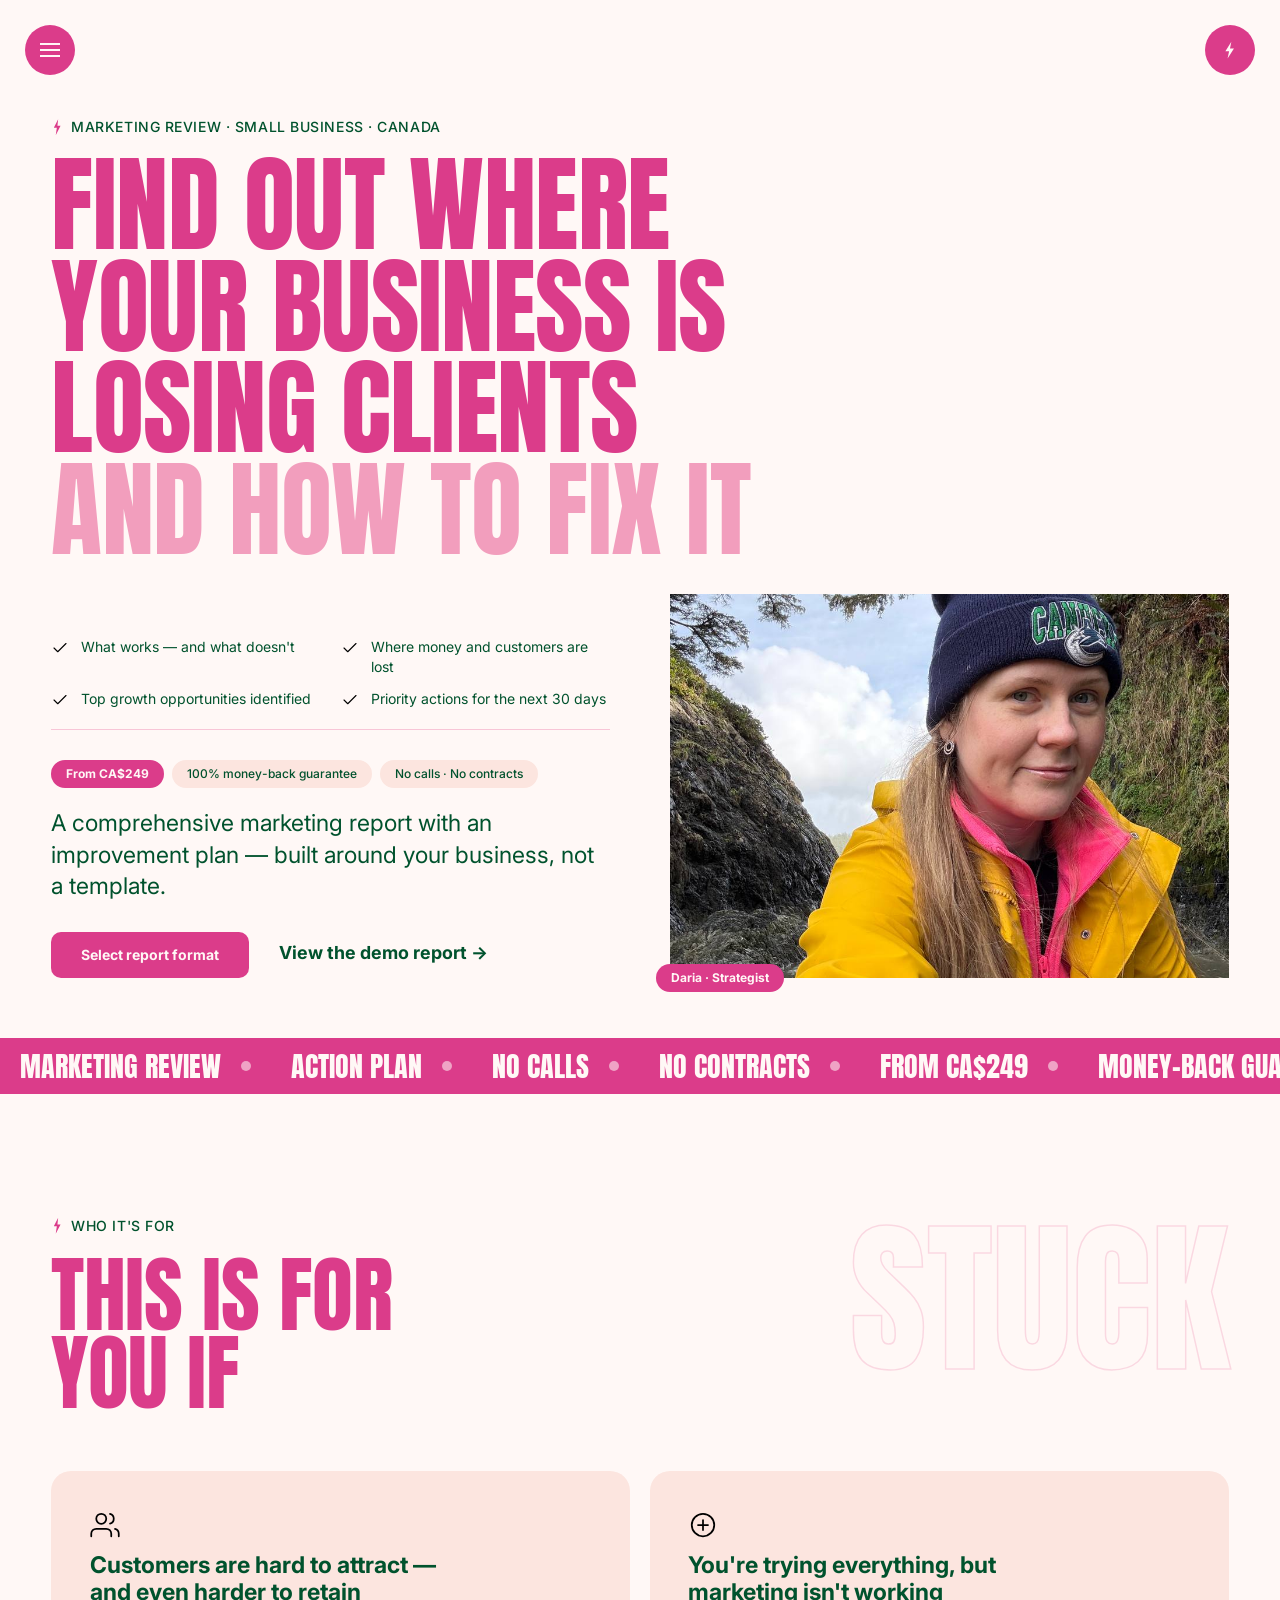
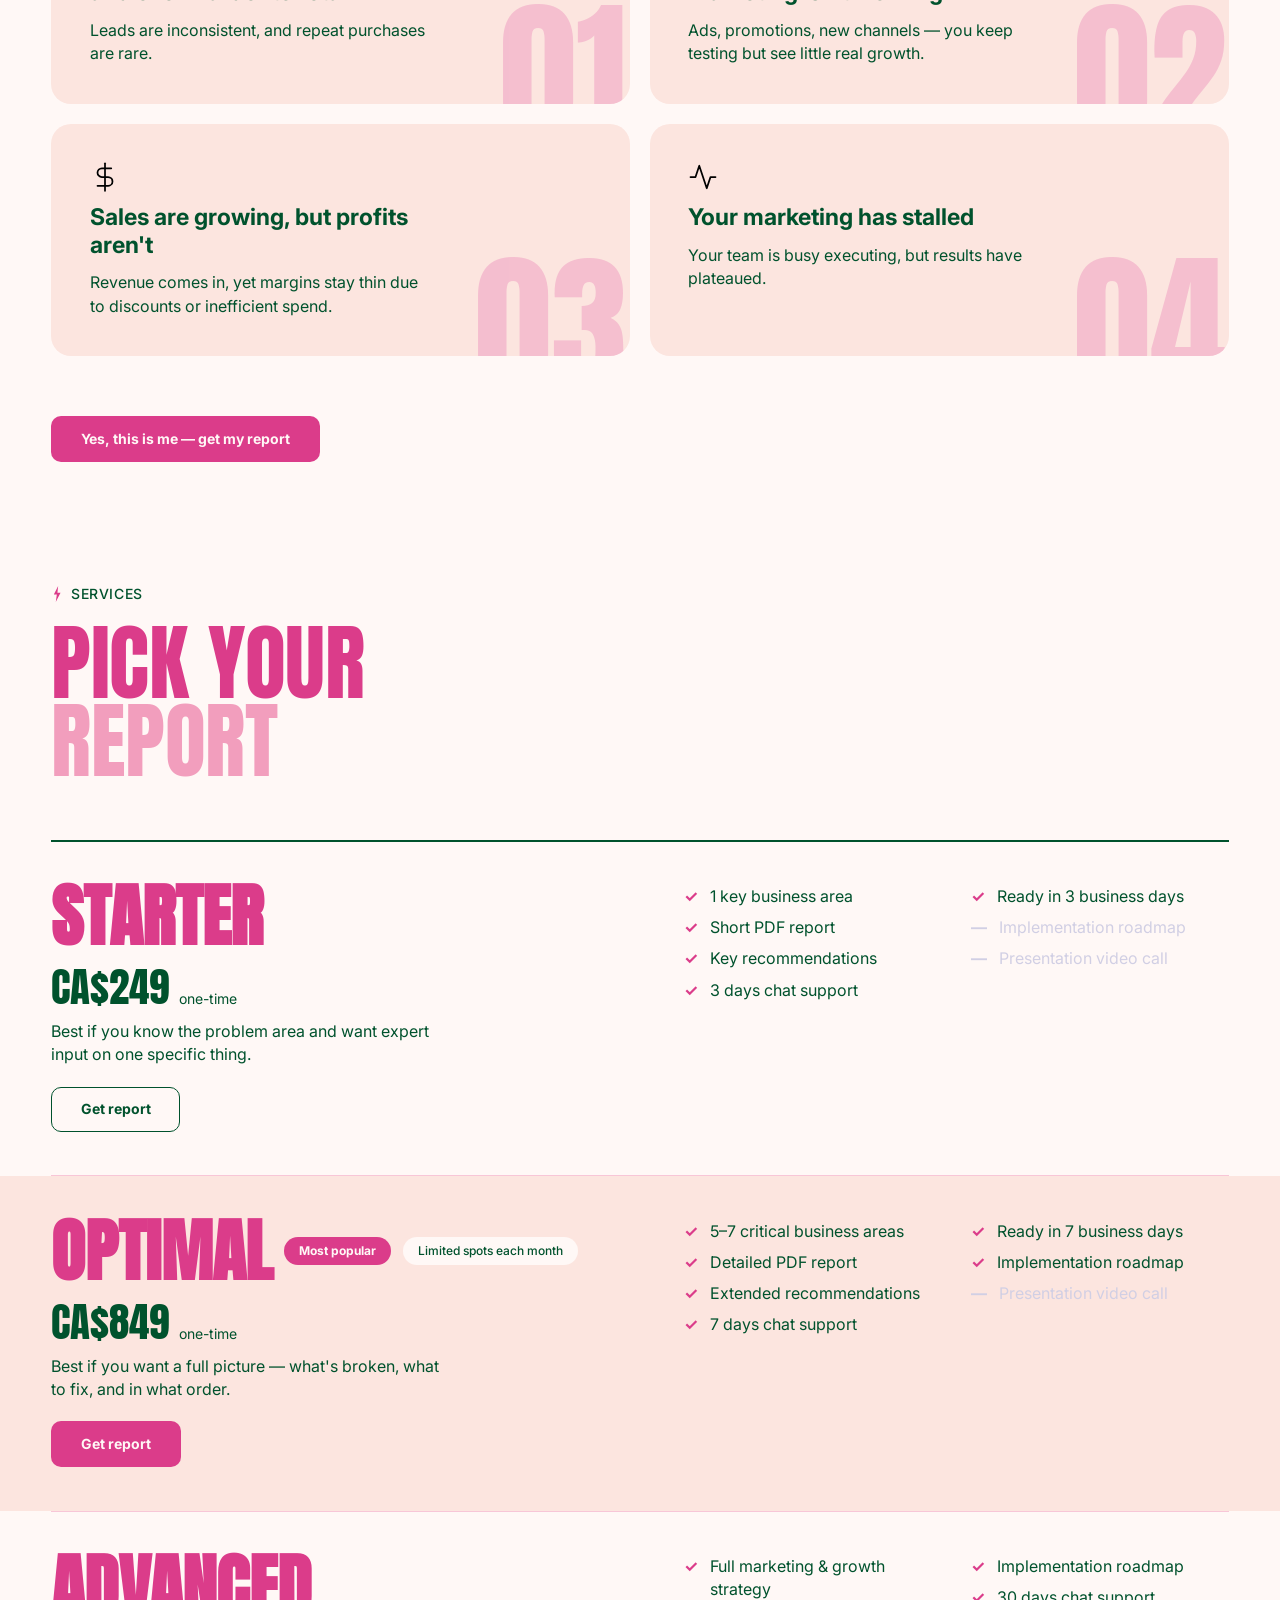
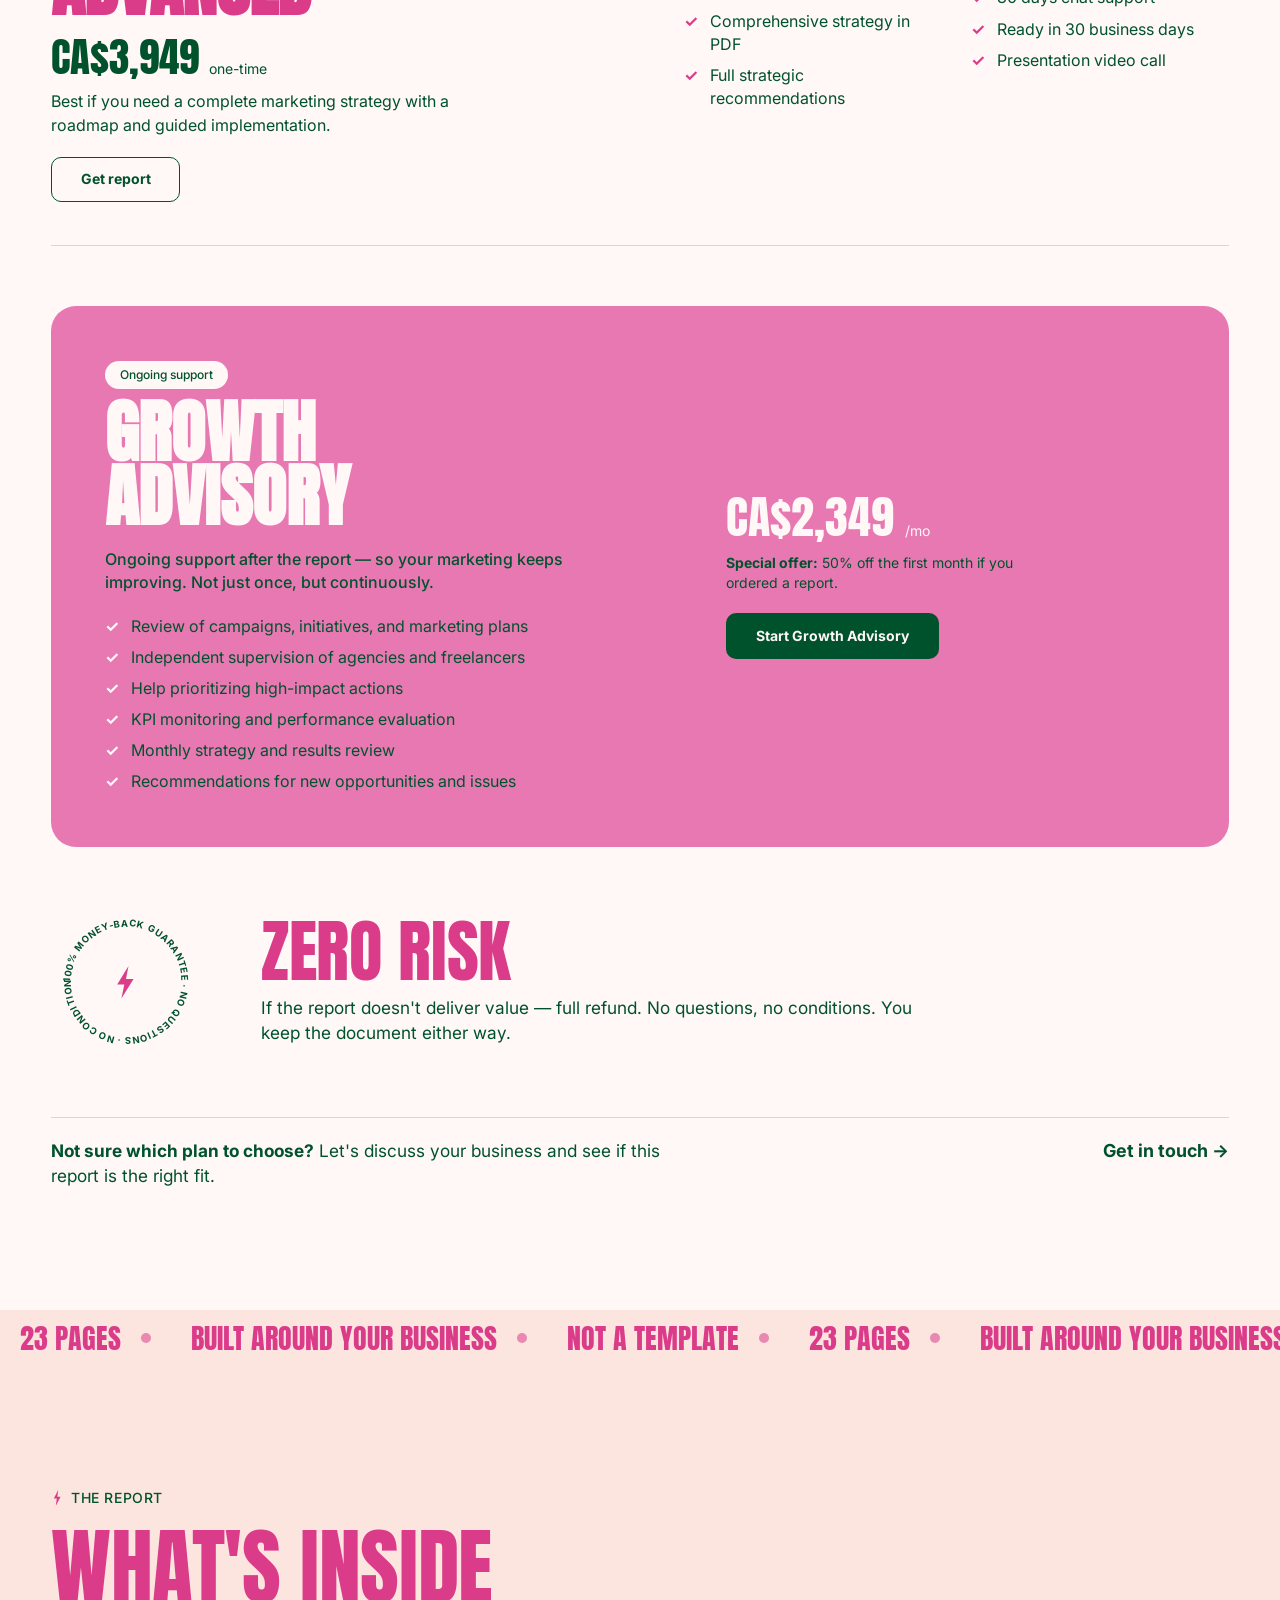
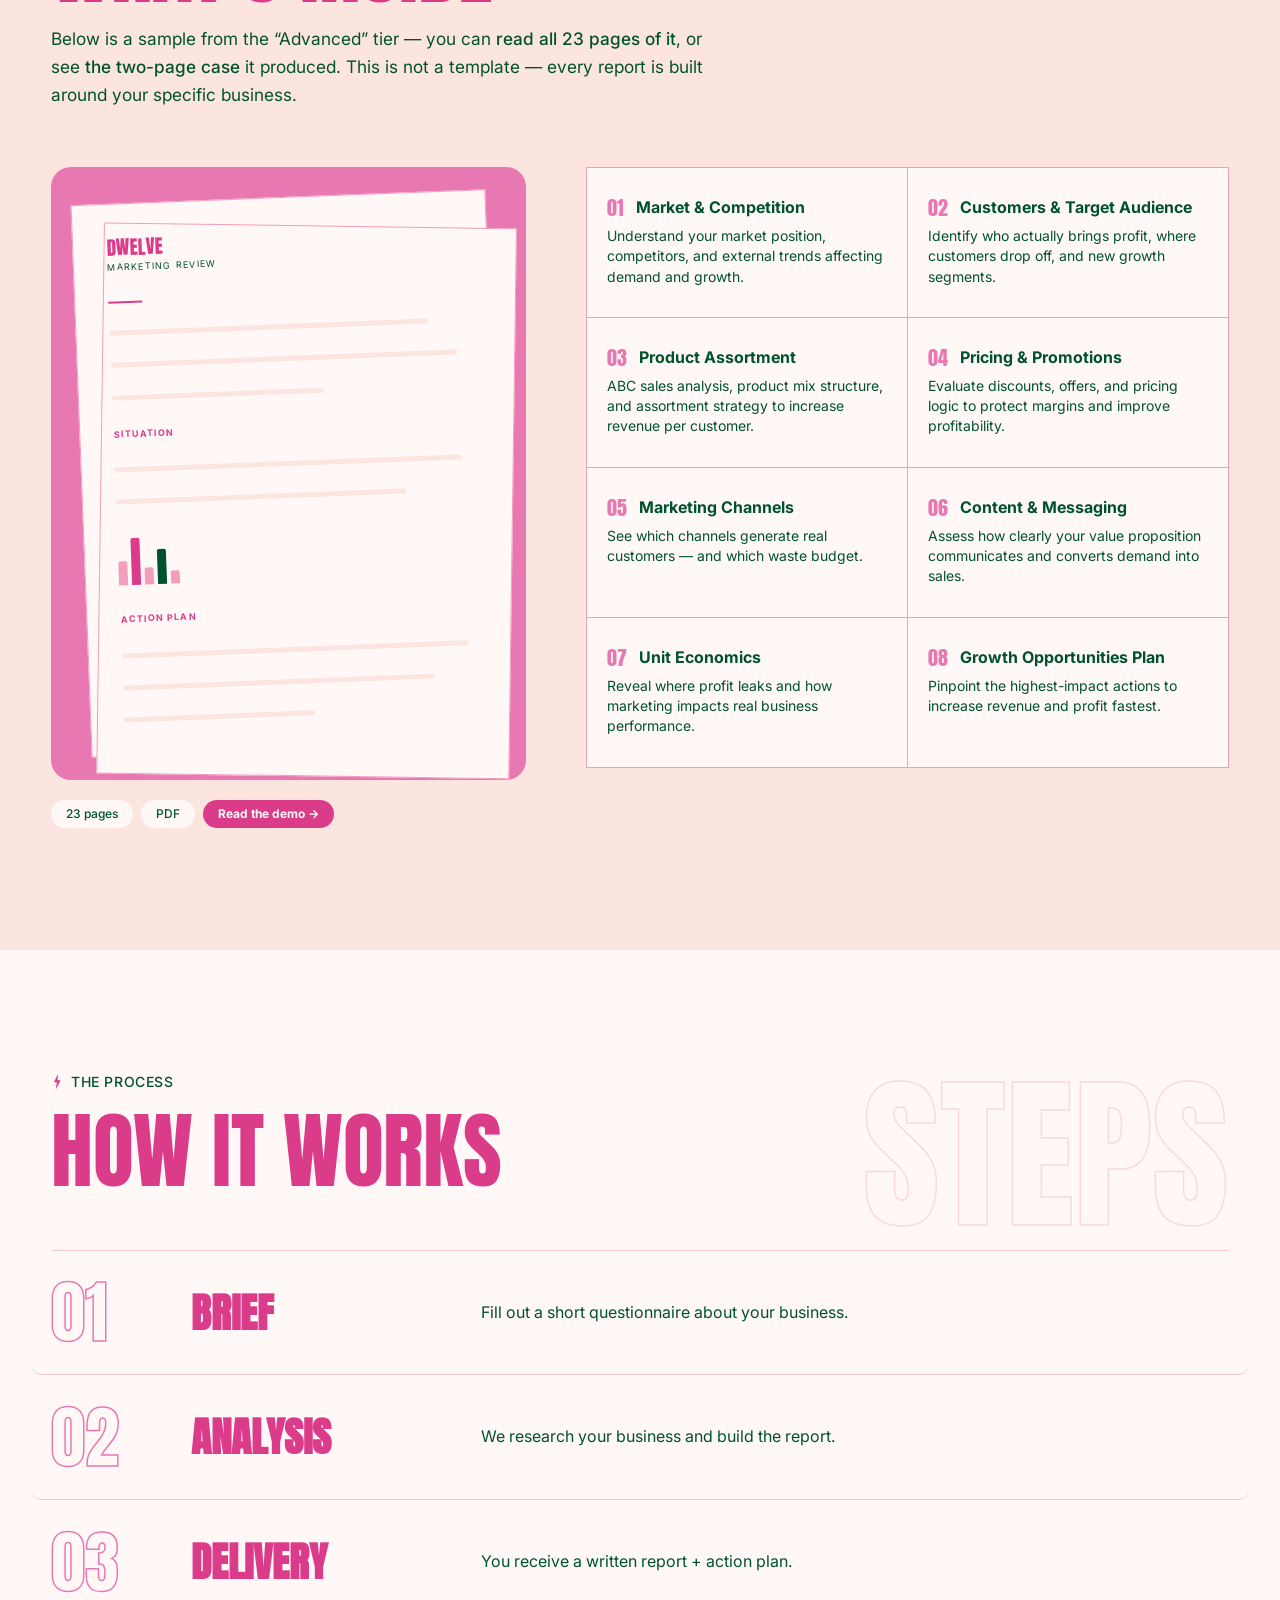
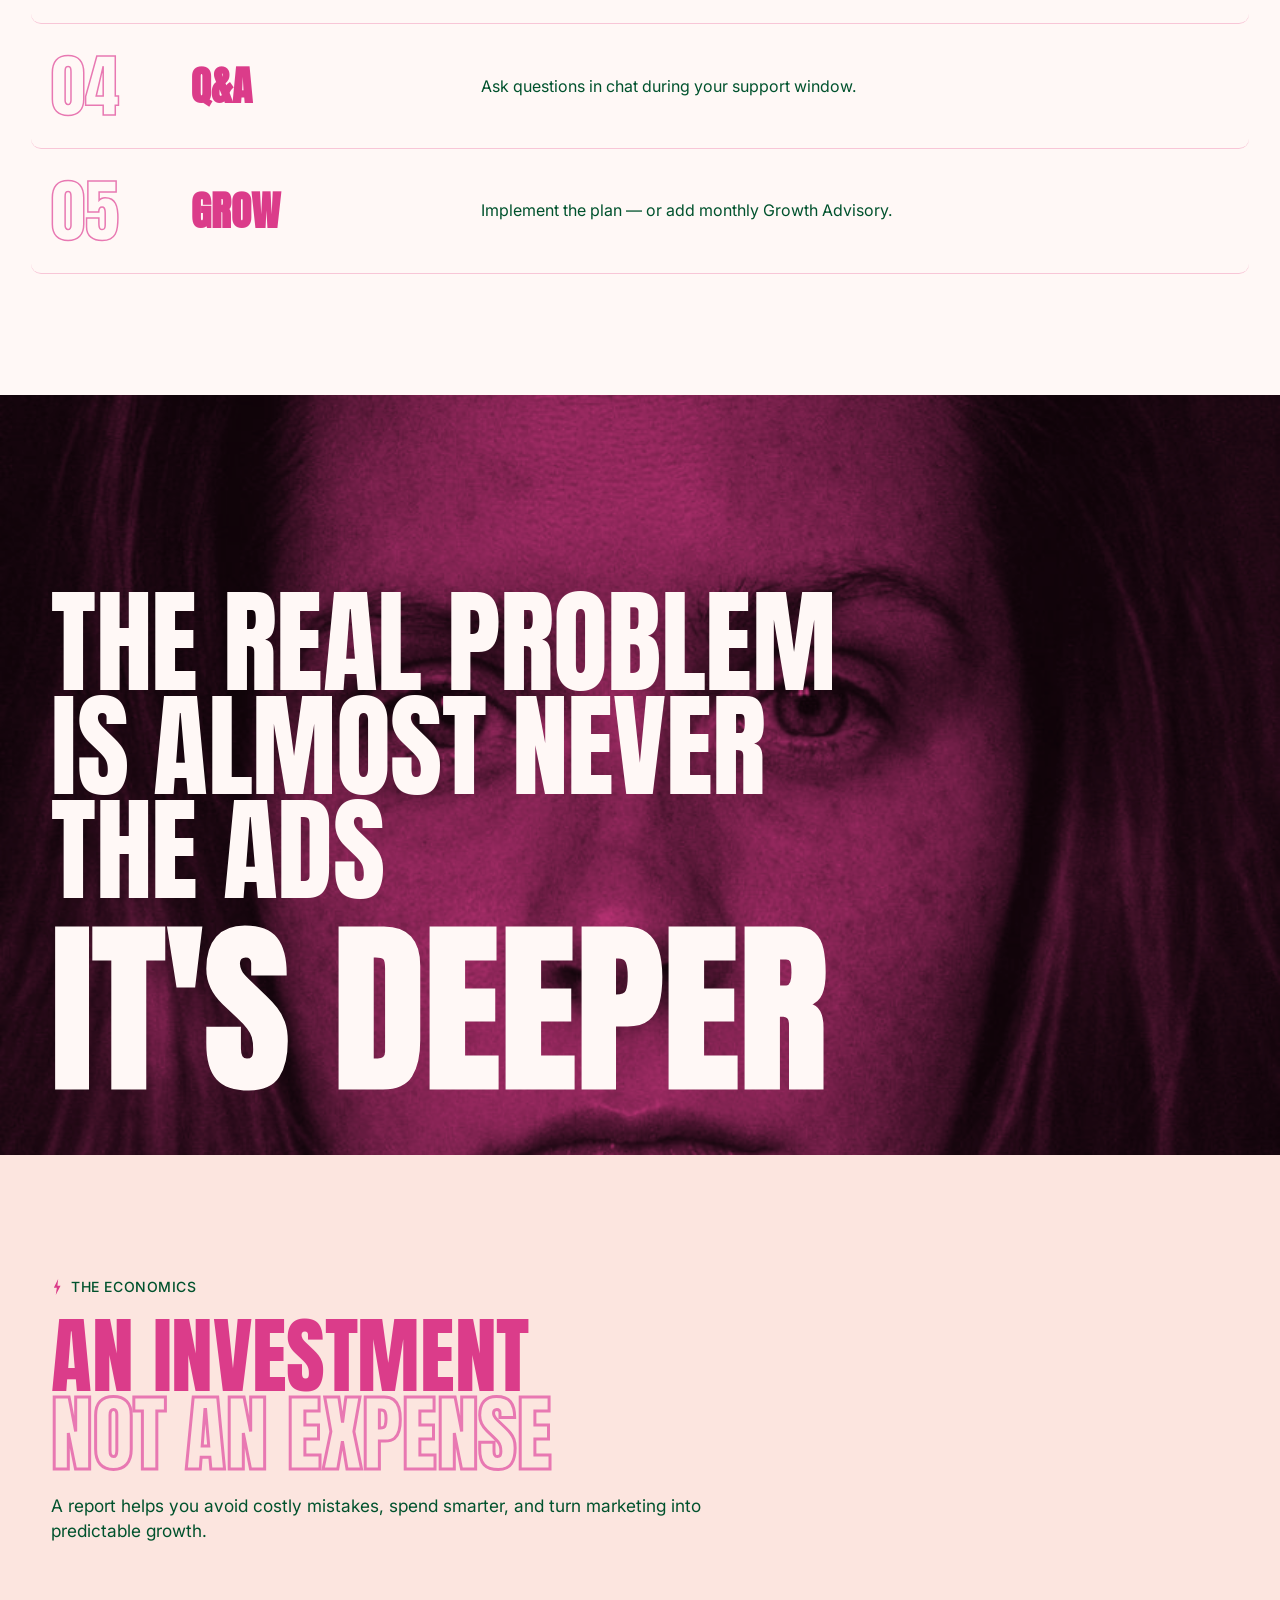
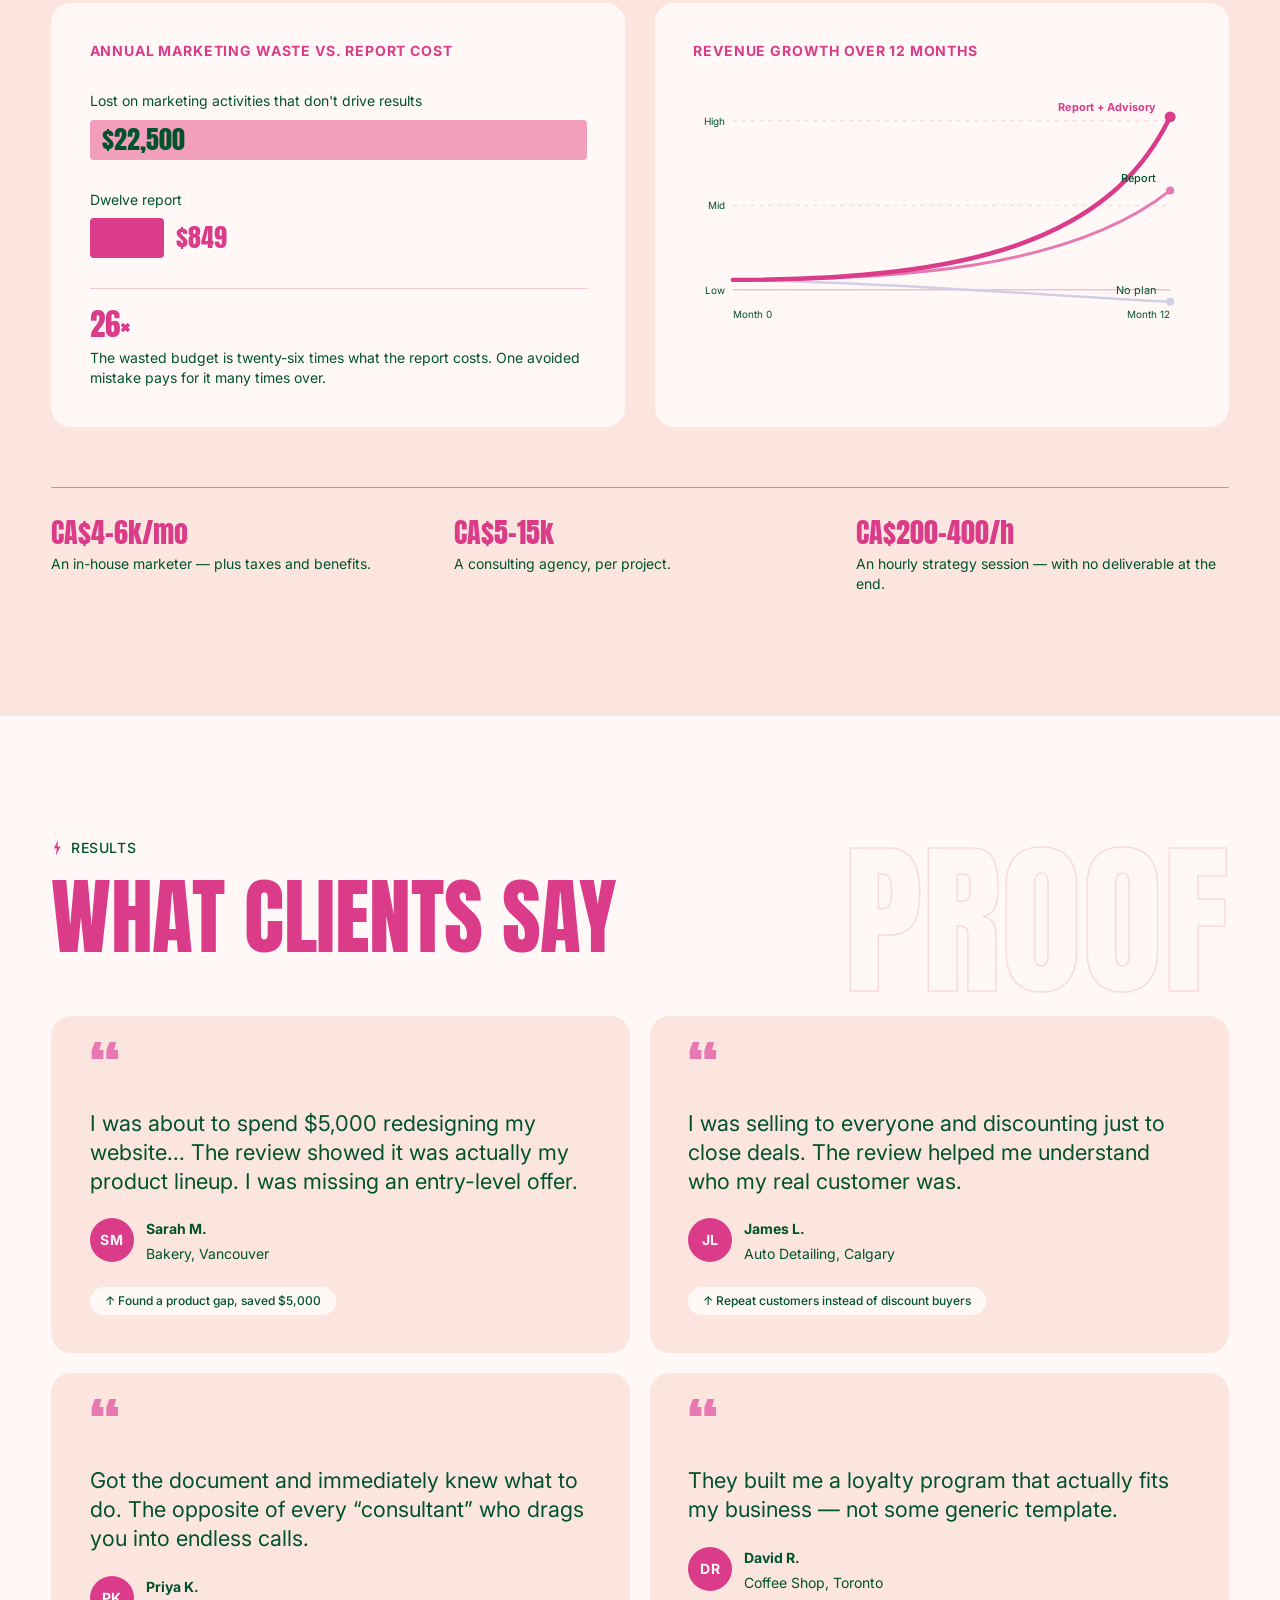
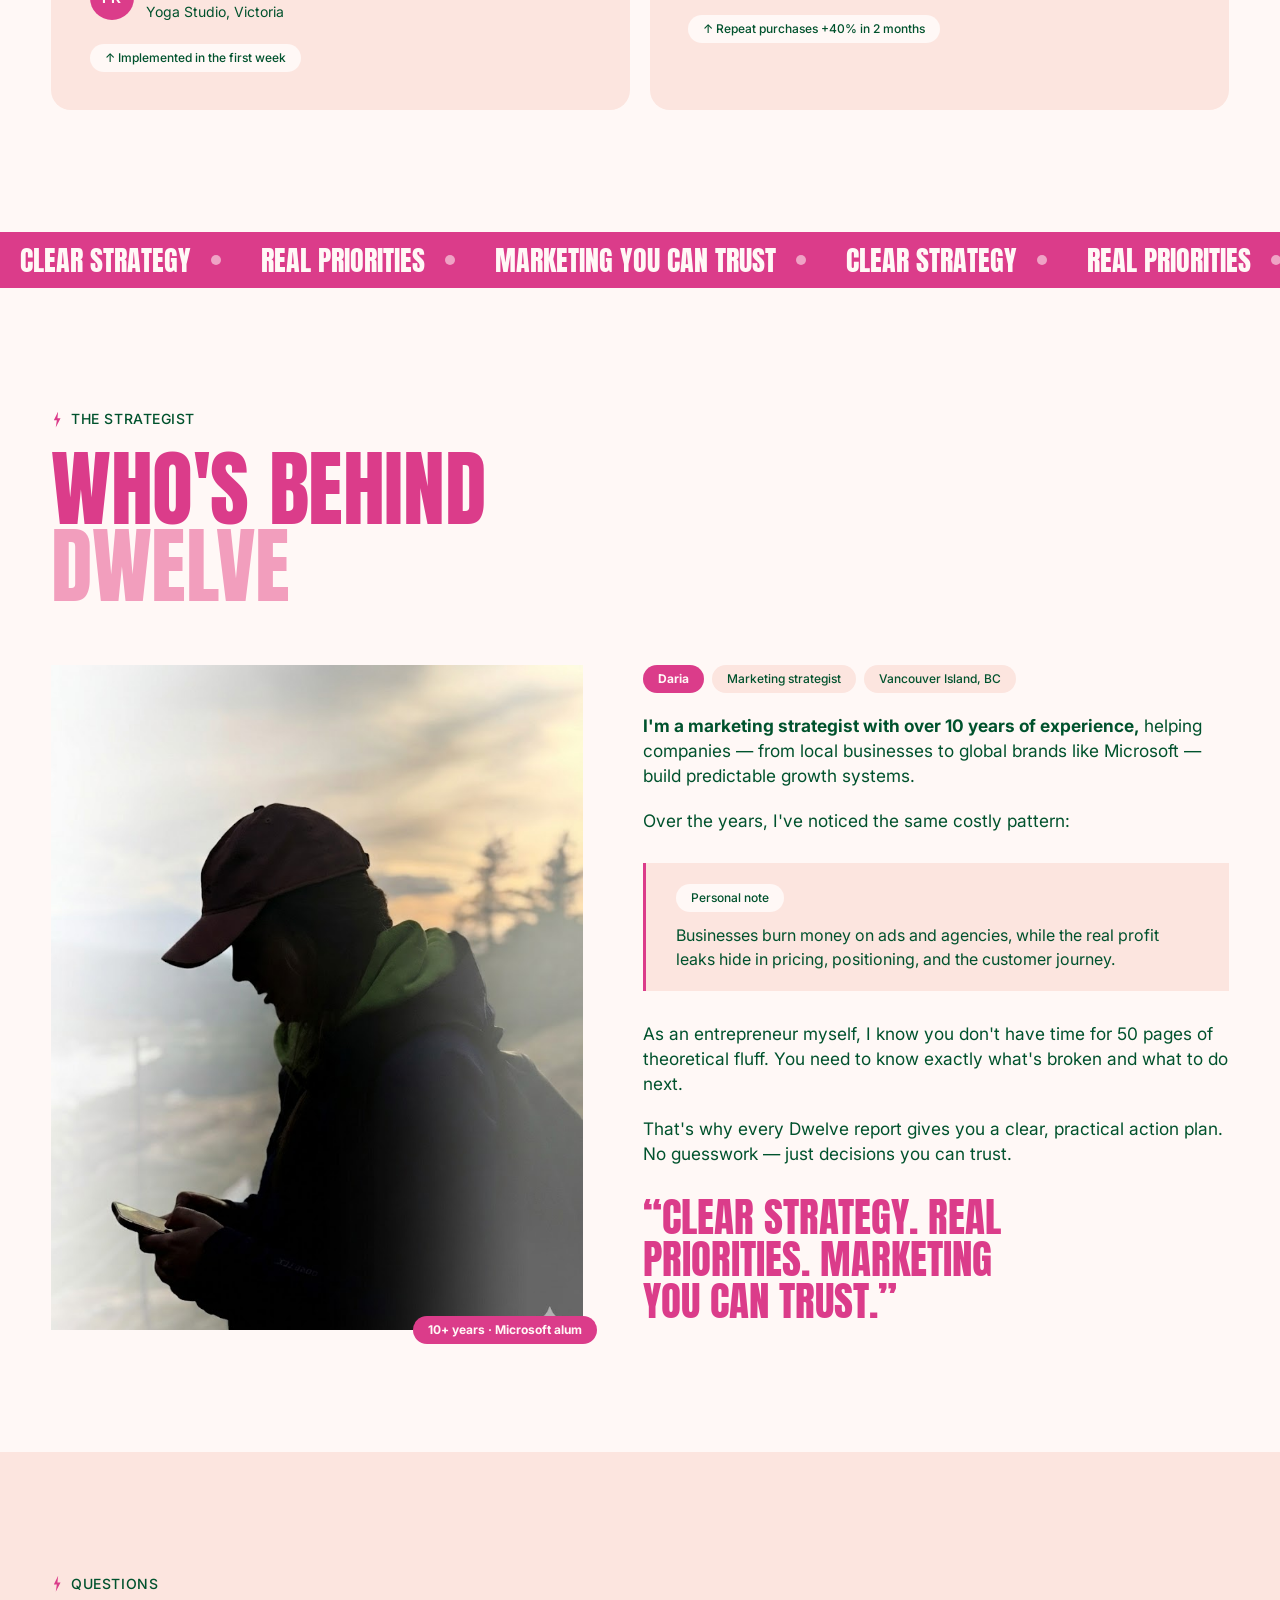
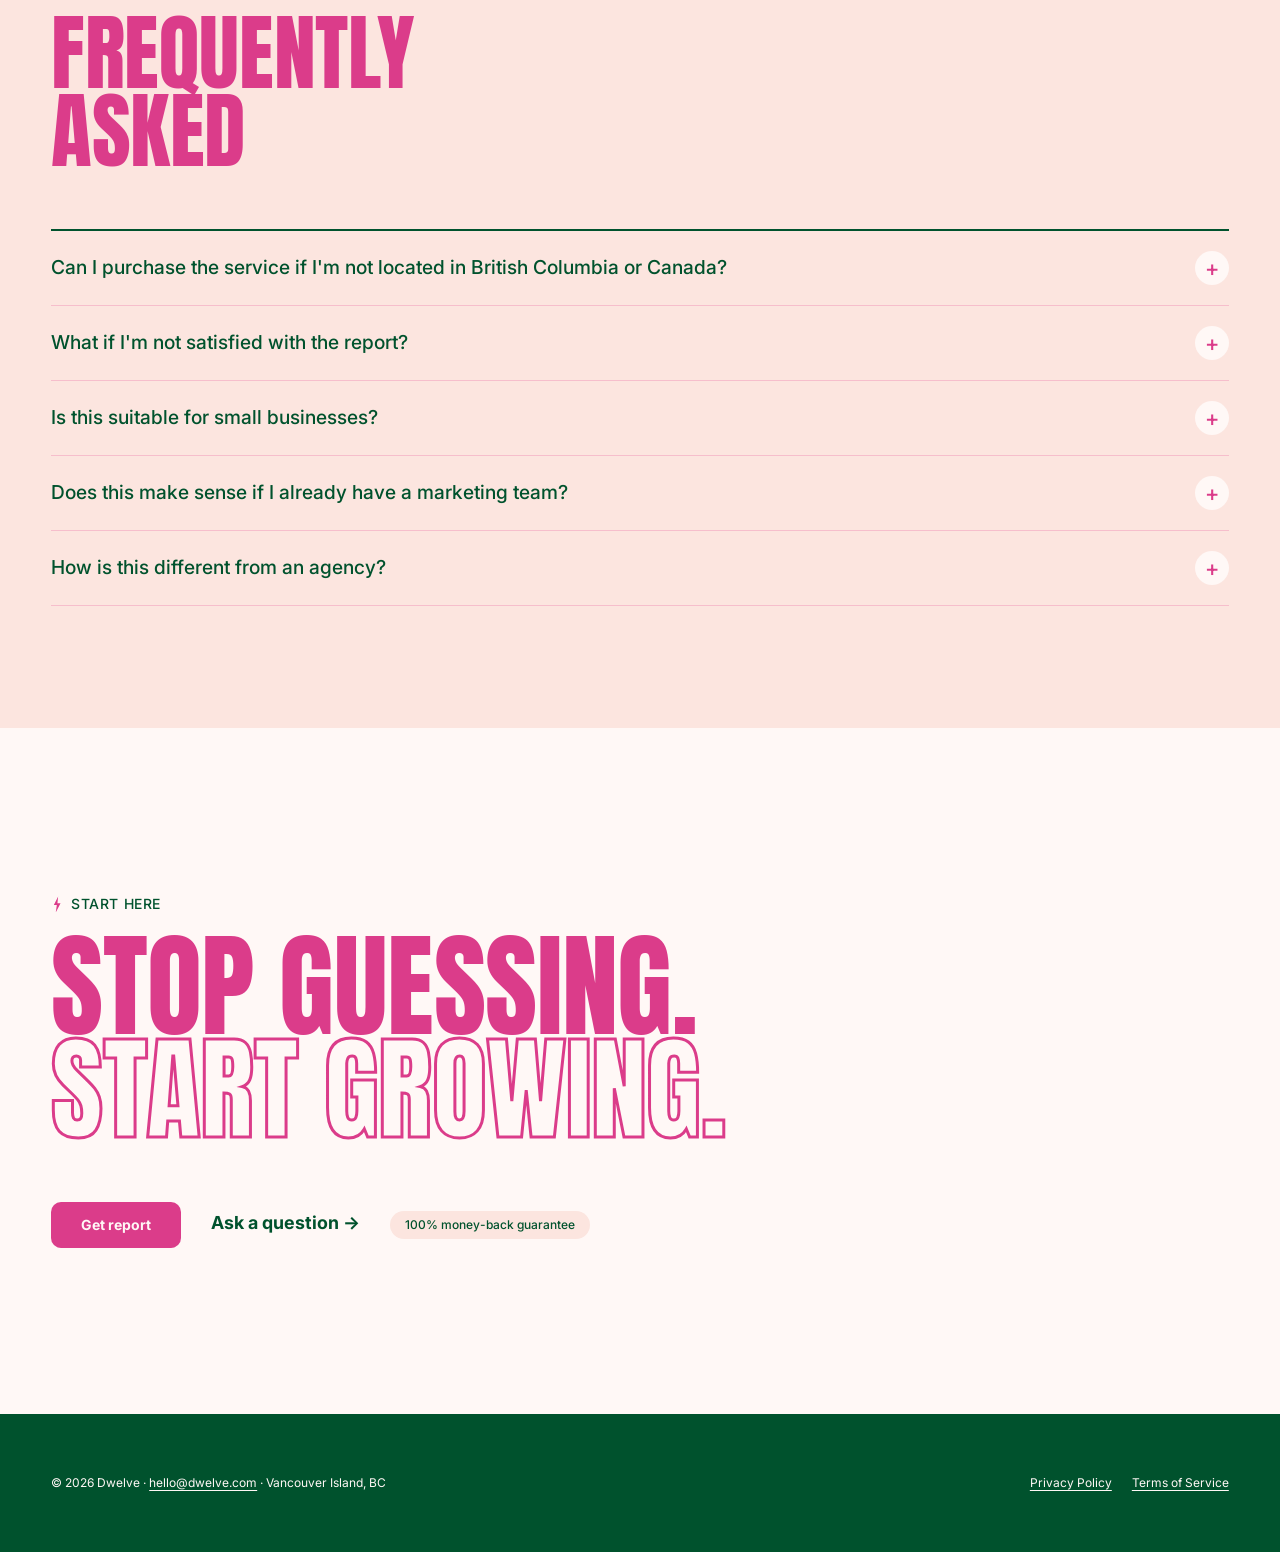
<file: concept/index.html>
<!DOCTYPE html>
<html lang="en">
<head>
  <meta charset="UTF-8">
  <meta name="viewport" content="width=device-width, initial-scale=1.0">
  <title>Dwelve — Marketing Review for Small Businesses in Canada · Foudre Concept v1.2</title>
  <meta name="description" content="Dwelve — marketing review for small businesses in Canada. Get a written action plan to fix what's not working. From CA$249. 100% money-back guarantee.">

  <link rel="preconnect" href="https://fonts.googleapis.com">
  <link rel="preconnect" href="https://fonts.gstatic.com" crossorigin>
  <link href="https://fonts.googleapis.com/css2?family=Anton&family=Inter:wght@400;500;700&display=swap" rel="stylesheet">

  <link rel="icon" type="image/svg+xml" href="data:image/svg+xml,%3Csvg xmlns='http://www.w3.org/2000/svg' viewBox='0 0 200 200'%3E%3Ccircle cx='100' cy='100' r='100' fill='%23db3c8a'/%3E%3Cpath d='M112 30 L64 108 h30 l-12 62 52-84 h-32z' fill='%23fff8f6'/%3E%3C/svg%3E">

  <link rel="stylesheet" href="theme_foudre_1_2.css">

  <style>
    /* ==========================================================
       RESET & BASE
       ========================================================== */
    *, *::before, *::after { box-sizing: border-box; margin: 0; padding: 0; }

    html { scroll-behavior: smooth; -webkit-text-size-adjust: 100%; }

    body {
      font-family: var(--font-ui) !important;
      font-size: var(--text-body);
      line-height: var(--lead-body);
      color: var(--forest) !important;   /* spec: forest ink is the editorial voice */
      background: var(--chalk) !important;
      -webkit-font-smoothing: antialiased;
      -moz-osx-font-smoothing: grayscale;
      overflow-x: hidden;
    }

    img, svg { display: block; max-width: 100%; }
    a { color: inherit; text-decoration: none; }
    button { font: inherit; cursor: pointer; border: none; background: none; color: inherit; }
    ul, ol { list-style: none; }
    ::selection { background: var(--lipstick); color: var(--chalk); }

    /* ==========================================================
       LAYOUT PRIMITIVES
       ========================================================== */
    .frame {
      width: 100%;
      max-width: var(--page-max);
      margin: 0 auto;
      padding: 0 var(--page-pad);
      position: relative;
      z-index: 1;
    }

    .band { padding: var(--section-gap) 0; position: relative; overflow: hidden; }

    /* Only two band surfaces exist: the chalk canvas and a blush wash.
       Cotton pink is reserved for a single elevated card. */
    .band--blush { background: var(--blush); }

    /* Outline watermark type — depth without introducing a new colour */
    /* Sits level with the section heading, which only ever fills the left
       half — so it lands in real empty space instead of behind the cards. */
    .watermark {
      position: absolute;
      /* aligns to the frame's right edge at any viewport, so the word never
         gets sliced by the band's overflow clip */
      right: max(var(--page-pad), calc((100% - var(--page-max)) / 2 + var(--page-pad)));
      top: var(--section-gap);
      font-family: var(--font-display) !important;
      font-size: clamp(90px, 13vw, 200px);
      line-height: 1;
      text-transform: uppercase;
      color: transparent;
      -webkit-text-stroke: 1.5px var(--bubblegum);
      opacity: 0.35;
      pointer-events: none;
      user-select: none;
      z-index: 0;
      white-space: nowrap;
    }
    .band--blush .watermark { -webkit-text-stroke-color: var(--cotton); opacity: 0.28; }

    /* ==========================================================
       TYPE SYSTEM
       ========================================================== */
    .display {
      font-family: var(--font-display) !important;
      font-weight: 400;             /* Anton ships a single ultra-black weight */
      line-height: var(--lead-display);
      letter-spacing: -0.005em;
      text-transform: uppercase;
      color: var(--lipstick);
      margin: 0;
    }
    .display--xl  { font-size: var(--text-display); }
    .display--lg  { font-size: var(--text-h-lg); }
    .display--md  { font-size: var(--text-h); }
    .display--sm  { font-size: var(--text-h-sm); }
    .display--sub { font-size: var(--text-sub); }

    /* Faded echo — a ghost of the statement magenta just made */
    .echo    { color: var(--bubblegum); }
    .whisper { color: var(--blush); }

    /* Outline display type. Doubled selector so it outranks section colours;
       the descendant form covers a single outlined line inside a heading. */
    .display.outline,
    .display .outline {
      color: transparent;
      -webkit-text-stroke: 3px var(--lipstick);
      paint-order: stroke fill;
    }
    .manifesto .display.outline { -webkit-text-stroke-color: var(--chalk); }

    .section-label {
      display: flex;
      align-items: center;
      gap: var(--s-8);
      font-size: var(--text-caption);
      font-weight: var(--w-medium);
      letter-spacing: 0.04em;
      text-transform: uppercase;
      color: var(--forest);
      margin-bottom: var(--s-20);
    }
    /* Foudre = lightning. The bolt is the only decorative glyph on the page. */
    .section-label::before {
      content: '';
      width: 12px; height: 16px;
      flex: none;
      background: var(--lipstick);
      clip-path: polygon(58% 0, 22% 54%, 47% 54%, 38% 100%, 78% 42%, 52% 42%);
    }

    .body-copy { font-size: var(--text-body); max-width: 60ch; }
    .body-copy + .body-copy { margin-top: var(--s-20); }
    .body-copy strong { font-weight: var(--w-bold); }

    .caption-copy { font-size: var(--text-body-sm); max-width: 60ch; }

    .lede { font-size: clamp(19px, 1.8vw, 24px); line-height: 1.35; max-width: 46ch; }

    /* ==========================================================
       CHROME — pills, links, buttons
       ========================================================== */
    .pill {
      display: inline-flex;
      align-items: center;
      gap: 6px;
      font-size: var(--text-label);
      font-weight: var(--w-medium);
      line-height: 1;
      color: var(--forest);
      background: var(--blush);
      border-radius: var(--r-tag);
      padding: 8px 15px;
      white-space: nowrap;
    }
    .pill--loud  { background: var(--lipstick); color: var(--chalk); font-weight: var(--w-bold); }
    .pill--chalk { background: var(--chalk); }
    .band--blush .pill { background: var(--chalk); }
    .band--blush .pill--loud { background: var(--lipstick); color: var(--chalk); }

    .link {
      display: inline-block;
      font-weight: var(--w-medium);
      color: inherit;
      background-image: linear-gradient(var(--lipstick), var(--lipstick));
      background-repeat: no-repeat;
      background-position: 0 100%;
      background-size: 0% 2px;
      padding-bottom: 3px;
      transition: background-size 280ms cubic-bezier(0.22,1,0.36,1), color 220ms ease;
    }
    .link:hover { background-size: 100% 2px; color: var(--lipstick); }
    .link--lg { font-size: clamp(17px, 1.4vw, 20px); font-weight: var(--w-bold); }

    .btn {
      display: inline-flex;
      align-items: center;
      gap: var(--s-8);
      font-size: var(--text-caption);
      font-weight: var(--w-bold);
      line-height: 1;
      color: var(--chalk);
      background: var(--lipstick);
      border-radius: var(--r-btn);
      padding: 16px 30px;
      transition: background 220ms ease, transform 220ms ease;
    }
    .btn:hover { background: var(--forest); transform: translateY(-2px); }
    .btn--ink { background: var(--forest); }
    .btn--ink:hover { background: var(--ink); }
    .btn--chalk { background: var(--chalk); color: var(--forest); }
    .btn--chalk:hover { background: var(--lipstick); color: var(--chalk); }
    .btn--ghost {
      background: transparent;
      color: var(--forest);
      border: 1.5px solid var(--forest);
      padding: 14.5px 28.5px;
    }
    .btn--ghost:hover { background: var(--forest); color: var(--chalk); }

    /* ==========================================================
       CORNER CIRCLES — the only two dots on the page
       ========================================================== */
    .corner {
      position: fixed;
      top: 25px;
      width: 50px; height: 50px;
      border-radius: var(--r-icon);
      background: var(--lipstick);
      display: flex;
      align-items: center;
      justify-content: center;
      z-index: 200;
      transition: transform 240ms cubic-bezier(0.22,1,0.36,1), background 240ms ease;
    }
    .corner:hover { transform: scale(1.1); background: var(--forest); }
    .corner--menu  { left: 25px; }
    .corner--brand { right: 25px; }

    .burger { position: relative; width: 20px; height: 14px; }
    .burger span {
      position: absolute; left: 0;
      width: 100%; height: 2px;
      background: var(--chalk);
      transition: transform 320ms cubic-bezier(0.22,1,0.36,1), opacity 180ms ease, top 320ms cubic-bezier(0.22,1,0.36,1);
    }
    .burger span:nth-child(1) { top: 0; }
    .burger span:nth-child(2) { top: 6px; }
    .burger span:nth-child(3) { top: 12px; }
    .menu-open .burger span:nth-child(1) { top: 6px; transform: rotate(45deg); }
    .menu-open .burger span:nth-child(2) { opacity: 0; }
    .menu-open .burger span:nth-child(3) { top: 6px; transform: rotate(-45deg); }

    /* ==========================================================
       FULLSCREEN MENU
       ========================================================== */
    .menu {
      position: fixed;
      inset: 0;
      z-index: 150;
      background: var(--chalk);
      display: flex;
      align-items: center;
      padding: 110px var(--page-pad) var(--s-60);
      opacity: 0;
      visibility: hidden;
      transition: opacity 380ms ease, visibility 380ms ease;
      overflow-y: auto;
    }
    .menu-open .menu { opacity: 1; visibility: visible; }

    .menu-inner {
      width: 100%;
      max-width: var(--page-max);
      margin: 0 auto;
      display: grid;
      grid-template-columns: 1.4fr 1fr;
      gap: var(--s-60);
      align-items: end;
    }

    .menu-list li { overflow: hidden; }
    .menu-list a {
      display: inline-block;
      font-family: var(--font-display) !important;
      font-size: clamp(36px, 7vw, 88px);
      line-height: 1;
      text-transform: uppercase;
      color: var(--lipstick);
      transform: translateY(110%);
      transition: transform 620ms cubic-bezier(0.22,1,0.36,1), color 200ms ease;
    }
    .menu-open .menu-list a { transform: translateY(0); }
    .menu-list a:hover { color: var(--forest); }
    .menu-list li:nth-child(2) a { transition-delay: 50ms; }
    .menu-list li:nth-child(3) a { transition-delay: 100ms; }
    .menu-list li:nth-child(4) a { transition-delay: 150ms; }
    .menu-list li:nth-child(5) a { transition-delay: 200ms; }
    .menu-list li:nth-child(6) a { transition-delay: 250ms; }

    .menu-aside { display: grid; gap: var(--s-20); justify-items: start; }
    .menu-aside .pill-row { display: flex; flex-wrap: wrap; gap: var(--s-8); }

    /* ==========================================================
       MARQUEE — the magenta exclamation, kept to thin strips
       ========================================================== */
    .marquee { overflow: hidden; background: var(--lipstick); padding: 14px 0; user-select: none; }
    .marquee--blush { background: var(--blush); }
    .marquee-track { display: flex; width: max-content; animation: slide 38s linear infinite; }
    .marquee:hover .marquee-track { animation-play-state: paused; }
    .marquee-track span {
      font-family: var(--font-display) !important;
      font-size: clamp(20px, 2.2vw, 30px);
      line-height: 1;
      text-transform: uppercase;
      color: var(--chalk);
      padding: 0 var(--s-20);
      display: flex;
      align-items: center;
      gap: var(--s-20);
      white-space: nowrap;
    }
    .marquee--blush .marquee-track span { color: var(--lipstick); }
    .marquee-track span::after {
      content: '';
      width: 10px; height: 10px;
      border-radius: 50%;
      background: currentColor;
      opacity: 0.55;
      flex: none;
    }
    @keyframes slide { from { transform: translateX(0); } to { transform: translateX(-50%); } }

    /* ==========================================================
       IMAGERY — raw rectangular slabs, duotoned into the palette.
       Shadows resolve to magenta, highlights to blush; full colour
       returns on hover.
       ========================================================== */
    .slab { overflow: hidden; background: var(--blush); }
    .slab img {
      width: 100%; height: 100%;
      object-fit: cover;
      filter: url(#duotone);
      transition: filter 600ms ease, transform 900ms cubic-bezier(0.22,1,0.36,1);
    }
    .slab:hover img { filter: none; transform: scale(1.03); }
    .slab--raw img { filter: none; }

    /* ==========================================================
       HERO
       ========================================================== */
    .hero { padding: clamp(115px, 13vh, 160px) 0 var(--s-60); }

    .hero-display { margin-bottom: var(--s-30); }
    .hero-display .display { font-size: var(--text-hero); }

    .hero-foot {
      display: grid;
      grid-template-columns: 1fr 1fr;
      gap: var(--s-30) var(--s-60);
      align-items: end;
    }

    .rotator { display: inline-grid; text-align: left; vertical-align: baseline; }
    .rotator > span {
      grid-area: 1 / 1;
      opacity: 0;
      transform: translateY(0.16em);
      transition: opacity 480ms ease, transform 480ms cubic-bezier(0.22,1,0.36,1);
      white-space: nowrap;
    }
    .rotator > span.active { opacity: 1; transform: translateY(0); }

    .hero-photo { position: relative; aspect-ratio: 16 / 11; }
    .hero-photo .slab { height: 100%; }
    .hero-photo-tag { position: absolute; left: 0; bottom: 0; transform: translate(-14px, 14px); z-index: 3; }

    .hero-strip {
      margin-bottom: var(--s-30);
      padding-bottom: var(--s-20);
      border-bottom: 1px solid var(--rule);
      display: grid;
      grid-template-columns: repeat(2, 1fr);
      gap: var(--s-12) var(--s-20);
    }
    .hero-strip-item { display: flex; gap: var(--s-12); align-items: flex-start; }
    .hero-strip-item svg { flex: none; margin-top: 2px; }
    .hero-strip-item span { font-size: var(--text-caption); }

    .hero-pills { display: flex; flex-wrap: wrap; gap: var(--s-8); margin-bottom: var(--s-20); }
    .hero-actions { display: flex; flex-wrap: wrap; align-items: center; gap: var(--s-20) var(--s-30); margin-top: var(--s-30); }

    /* ==========================================================
       PAIN POINTS — blush cards with an oversized ghost number
       ========================================================== */
    .pain-grid {
      margin-top: var(--s-60);
      display: grid;
      grid-template-columns: repeat(2, 1fr);
      gap: var(--s-20);
    }
    .pain-cell {
      position: relative;
      overflow: hidden;
      background: var(--blush);
      border-radius: var(--r-card);
      padding: var(--card-pad);
      display: grid;
      gap: var(--s-12);
      align-content: start;
      transition: background 320ms ease, color 320ms ease;
    }
    .pain-cell > * { position: relative; z-index: 1; }
    .pain-ghost {
      position: absolute;
      right: 0.02em; bottom: -0.3em;
      z-index: 0;
      font-family: var(--font-display) !important;
      font-size: clamp(110px, 12vw, 170px);
      line-height: 1;
      color: var(--cotton);
      opacity: 0.35;
      transition: color 320ms ease, opacity 320ms ease;
    }
    .pain-cell:hover { background: var(--cotton); }
    .pain-cell:hover .pain-ghost { color: var(--chalk); opacity: 0.45; }
    .pain-cell:hover .pain-icon { stroke: var(--chalk); }
    .pain-icon { stroke: var(--ink); transition: stroke 320ms ease; }
    .pain-title { font-size: clamp(19px, 1.8vw, 24px); font-weight: var(--w-bold); line-height: var(--lead-ui); max-width: 24ch; }
    .pain-desc { font-size: var(--text-body-sm); max-width: 34ch; }

    /* ==========================================================
       PRICING — editorial tier rows
       ========================================================== */
    .tiers { margin-top: var(--s-60); border-top: 2px solid var(--rule-strong); }

    .tier {
      display: grid;
      grid-template-columns: 1.05fr 1fr;
      gap: var(--s-20) var(--s-60);
      padding: clamp(26px, 3.4vw, 50px) 0;
      border-bottom: 1px solid var(--rule);
      position: relative;
    }
    .tier--featured::before {
      content: '';
      position: absolute;
      left: calc(var(--page-pad) * -1);
      right: calc(var(--page-pad) * -1);
      top: 0; bottom: 0;
      background: var(--blush);
      z-index: 0;
    }
    .tier > * { position: relative; z-index: 1; }

    .tier-head { display: flex; flex-wrap: wrap; align-items: center; gap: var(--s-12); }
    .tier-name {
      font-family: var(--font-display) !important;
      font-size: var(--text-h-sm);
      line-height: 0.9;
      text-transform: uppercase;
      color: var(--lipstick);
    }
    .tier-price {
      font-family: var(--font-display) !important;
      font-size: clamp(30px, 3.2vw, 46px);
      line-height: 1;
      color: var(--forest);
      margin-top: var(--s-20);
    }
    .tier-price span { font-family: var(--font-ui) !important; font-size: var(--text-caption); font-weight: var(--w-regular); }
    .tier-bestif { margin-top: var(--s-12); font-size: var(--text-body-sm); max-width: 40ch; }
    .tier-cta { margin-top: var(--s-20); }

    .tier-features { align-self: start; }
    .tier-features li {
      font-size: var(--text-body-sm);
      display: flex;
      gap: var(--s-12);
      align-items: baseline;
      margin-bottom: var(--s-8);
      break-inside: avoid;
    }
    .tick { flex: none; color: var(--lipstick); font-weight: var(--w-bold); }
    .tier-features li.off { color: var(--lilac); }
    .tier-features li.off .tick { color: var(--lilac); }
    @media (min-width: 1100px) {
      .tier-features { columns: 2; column-gap: var(--s-30); }
    }

    /* Growth Advisory — the one cotton-pink elevated moment on the page */
    .advisory {
      margin-top: var(--s-60);
      background: var(--cotton);
      border-radius: var(--r-elevated);
      padding: clamp(30px, 4.2vw, 64px);
      display: grid;
      grid-template-columns: 1.25fr 1fr;
      gap: var(--s-30) var(--s-60);
      align-items: center;
      color: var(--forest);
    }
    .advisory-title {
      font-family: var(--font-display) !important;
      font-size: var(--text-h-sm);
      line-height: 0.92;
      text-transform: uppercase;
      color: var(--chalk);
      margin-top: var(--s-12);
    }
    .advisory-sub { margin-top: var(--s-20); font-size: var(--text-body-sm); font-weight: var(--w-medium); max-width: 46ch; }
    .advisory-features { margin-top: var(--s-20); display: grid; gap: var(--s-8); }
    .advisory-features li { font-size: var(--text-body-sm); display: flex; gap: var(--s-12); align-items: baseline; }
    .advisory-features .tick { color: var(--chalk); }
    .advisory-price {
      font-family: var(--font-display) !important;
      font-size: clamp(34px, 3.6vw, 52px);
      line-height: 1;
      color: var(--chalk);
    }
    .advisory-price span { font-family: var(--font-ui) !important; font-size: var(--text-caption); font-weight: var(--w-regular); }
    .advisory-offer { margin-top: var(--s-12); font-size: var(--text-caption); max-width: 32ch; }

    /* Guarantee — rotating circular seal */
    .guarantee { margin-top: var(--s-60); display: flex; flex-wrap: wrap; align-items: center; gap: var(--s-30) var(--s-60); }
    .seal { position: relative; width: 150px; height: 150px; flex: none; }
    .seal-ring { width: 100%; height: 100%; animation: spin 22s linear infinite; }
    .seal-ring text {
      font-family: var(--font-ui);
      font-size: 12.5px;
      font-weight: 700;
      letter-spacing: 0.08em;
      fill: var(--forest);
      text-transform: uppercase;
    }
    .seal-bolt { position: absolute; inset: 0; display: flex; align-items: center; justify-content: center; }
    @keyframes spin { to { transform: rotate(360deg); } }

    .plan-help {
      margin-top: var(--s-60);
      padding-top: var(--s-20);
      border-top: 1px solid var(--rule);
      display: flex;
      flex-wrap: wrap;
      align-items: baseline;
      justify-content: space-between;
      gap: var(--s-20);
    }

    /* ==========================================================
       WHAT'S INSIDE — PDF mock + feature grid
       ========================================================== */
    .inside-grid {
      margin-top: var(--s-60);
      display: grid;
      grid-template-columns: 0.85fr 1.15fr;
      gap: var(--s-60);
      align-items: start;
    }

    .pdf-stage { position: relative; padding: var(--s-30); }
    .pdf-stage::before {
      content: '';
      position: absolute;
      inset: 0;
      background: var(--cotton);
      border-radius: var(--r-card);
    }
    .pdf-page {
      position: relative;
      background: var(--chalk);
      border: 1px solid var(--bubblegum);
      aspect-ratio: 3 / 4;
      padding: 8%;
      transform: rotate(-2.2deg);
      transition: transform 500ms cubic-bezier(0.22,1,0.36,1);
      display: flex;
      flex-direction: column;
      justify-content: space-between;
    }
    .pdf-stage:hover .pdf-page { transform: rotate(0deg); }
    .pdf-page::after {
      content: '';
      position: absolute;
      inset: 5% -4% -5% 4%;
      background: var(--chalk);
      border: 1px solid var(--bubblegum);
      z-index: -1;
      transform: rotate(3deg);
    }
    .pdf-brand { font-family: var(--font-display) !important; font-size: clamp(15px, 1.5vw, 21px); line-height: 1; text-transform: uppercase; color: var(--lipstick); }
    .pdf-kicker { font-size: 9px; letter-spacing: 0.14em; text-transform: uppercase; color: var(--forest); margin-top: 4px; }
    .pdf-rule { height: 2px; background: var(--lipstick); width: 34px; }
    .pdf-h { font-size: 9px; font-weight: 700; letter-spacing: 0.12em; text-transform: uppercase; color: var(--lipstick); }
    .pdf-line { height: 5px; border-radius: 3px; background: var(--blush); }
    .pdf-bars { display: flex; align-items: flex-end; gap: 4px; height: 11%; }
    .pdf-bars i { width: 9px; background: var(--bubblegum); border-radius: 2px 2px 0 0; }
    .pdf-bars i:nth-child(2) { background: var(--lipstick); }
    .pdf-bars i:nth-child(4) { background: var(--forest); }

    .pdf-caption { margin-top: var(--s-20); display: flex; flex-wrap: wrap; gap: var(--s-8); }

    .inside-list { display: grid; grid-template-columns: repeat(2, 1fr); gap: 1px; background: var(--bubblegum); border: 1px solid var(--bubblegum); }
    .inside-cell {
      background: var(--chalk);
      padding: var(--s-30) var(--s-20);
      display: grid;
      gap: var(--s-8);
      align-content: start;
      transition: background 280ms ease;
    }
    .inside-cell:hover { background: var(--blush); }
    .inside-top { display: flex; align-items: center; gap: var(--s-12); }
    .inside-num { font-family: var(--font-display) !important; font-size: 20px; line-height: 1; color: var(--cotton); }
    .inside-title { font-size: var(--text-body-sm); font-weight: var(--w-bold); line-height: var(--lead-ui); }
    .inside-desc { font-size: var(--text-caption); }

    /* ==========================================================
       PROCESS — 5 steps
       ========================================================== */
    .steps { margin-top: var(--s-60); border-top: 1px solid var(--rule); }
    .step {
      display: grid;
      grid-template-columns: minmax(80px, 110px) minmax(170px, 260px) 1fr;
      gap: var(--s-12) var(--s-30);
      align-items: center;
      padding: clamp(18px, 2.4vw, 34px) var(--s-20);
      margin: 0 calc(var(--s-20) * -1);
      border-bottom: 1px solid var(--rule);
      border-radius: var(--r-badge);
      transition: background 320ms ease;
    }
    .step:hover { background: var(--blush); }
    .step-num {
      font-family: var(--font-display) !important;
      font-size: var(--text-h-sm);
      line-height: 0.9;
      color: transparent;
      -webkit-text-stroke: 1.5px var(--cotton);
      transition: color 350ms ease, -webkit-text-stroke-color 350ms ease;
    }
    .step:hover .step-num { color: var(--lipstick); -webkit-text-stroke-color: var(--lipstick); }
    .step-name { font-family: var(--font-display) !important; font-size: var(--text-sub); line-height: 0.92; text-transform: uppercase; color: var(--lipstick); }
    .step-desc { font-size: var(--text-body-sm); max-width: 44ch; }

    /* ==========================================================
       MANIFESTO — full-bleed duotone image, the page's dark anchor
       ========================================================== */
    .manifesto {
      position: relative;
      min-height: min(88vh, 760px);
      display: flex;
      align-items: flex-end;
      overflow: hidden;
      background: var(--ink);
    }
    .manifesto img {
      position: absolute;
      inset: 0;
      width: 100%; height: 100%;
      object-fit: cover;
      object-position: 50% 28%;
      filter: url(#duotone-deep);
      opacity: 0.9;
    }
    .manifesto-inner { position: relative; z-index: 2; width: 100%; padding: var(--s-60) 0; }
    .manifesto .display { color: var(--chalk); }

    /* ==========================================================
       ECONOMICS — blush wash, charts on chalk cards
       ========================================================== */
    .econ-grid { margin-top: var(--s-60); display: grid; grid-template-columns: 1fr 1fr; gap: var(--s-30); }
    .chart { background: var(--chalk); border-radius: var(--r-card); padding: var(--card-pad); }
    .chart-title {
      font-size: var(--text-caption);
      font-weight: var(--w-bold);
      text-transform: uppercase;
      letter-spacing: 0.06em;
      color: var(--lipstick);
      margin-bottom: var(--s-30);
    }
    .bar-row + .bar-row { margin-top: var(--s-30); }
    .bar-label { font-size: var(--text-caption); margin-bottom: var(--s-8); }
    .bar-track { display: flex; align-items: center; gap: var(--s-12); }
    .bar-fill {
      height: 40px;
      border-radius: 4px;
      display: flex;
      align-items: center;
      padding: 0 var(--s-12);
      transform-origin: left center;
      transform: scaleX(0);
      transition: transform 1100ms cubic-bezier(0.22,1,0.36,1);
    }
    .visible .bar-fill, .no-motion .bar-fill { transform: scaleX(1); }
    .bar-fill--waste  { background: var(--bubblegum); width: 100%; }
    .bar-fill--dwelve { background: var(--lipstick); width: 15%; }
    .bar-amount { font-family: var(--font-display) !important; font-size: clamp(20px, 2vw, 28px); line-height: 1; color: var(--forest); }
    .bar-amount--out { color: var(--lipstick); }

    .bar-note {
      margin-top: var(--s-30);
      padding-top: var(--s-20);
      border-top: 1px solid var(--rule);
      font-size: var(--text-caption);
    }
    .bar-note b {
      font-family: var(--font-display) !important;
      font-weight: 400;
      font-size: clamp(24px, 2.4vw, 34px);
      line-height: 1;
      color: var(--lipstick);
      display: block;
      margin-bottom: var(--s-8);
    }

    .chart-svg { width: 100%; height: auto; }
    .chart-line { stroke-dasharray: 600; stroke-dashoffset: 600; transition: stroke-dashoffset 1600ms cubic-bezier(0.4, 0, 0.2, 1); }
    .visible .chart-line, .no-motion .chart-line { stroke-dashoffset: 0; }
    .visible .chart-line.d1 { transition-delay: 220ms; }
    .visible .chart-line.d2 { transition-delay: 440ms; }

    .econ-anchor {
      margin-top: var(--s-60);
      display: grid;
      grid-template-columns: repeat(3, 1fr);
      gap: var(--s-30);
      border-top: 1px solid var(--cotton);
      padding-top: var(--s-30);
    }
    .econ-anchor div { font-size: var(--text-caption); }
    .econ-anchor strong {
      display: block;
      font-family: var(--font-display) !important;
      font-size: clamp(22px, 2.2vw, 32px);
      font-weight: 400;
      line-height: 1;
      color: var(--lipstick);
      margin-bottom: var(--s-8);
    }

    /* ==========================================================
       TESTIMONIALS
       ========================================================== */
    .quotes { margin-top: var(--s-60); display: grid; grid-template-columns: repeat(2, 1fr); gap: var(--s-20); }
    .quote {
      background: var(--blush);
      border-radius: var(--r-card);
      padding: var(--card-pad);
      display: grid;
      gap: var(--s-20);
      align-content: start;
      transition: transform 340ms cubic-bezier(0.22,1,0.36,1);
    }
    .quote:hover { transform: translateY(-4px); }
    .quote-mark { font-family: var(--font-display) !important; font-size: 64px; line-height: 0.55; color: var(--cotton); }
    .quote-text { font-size: clamp(18px, 1.7vw, 23px); line-height: 1.32; max-width: 40ch; }
    .quote-foot { display: flex; align-items: center; gap: var(--s-12); flex-wrap: wrap; }
    .avatar {
      width: 44px; height: 44px;
      flex: none;
      border-radius: var(--r-icon);
      background: var(--lipstick);
      color: var(--chalk);
      display: flex; align-items: center; justify-content: center;
      font-size: var(--text-caption);
      font-weight: var(--w-bold);
      letter-spacing: 0.04em;
    }
    .quote-who { font-size: var(--text-caption); font-weight: var(--w-bold); }
    .quote-biz { font-size: var(--text-caption); }
    .quote-result { margin-top: auto; }

    /* ==========================================================
       ABOUT
       ========================================================== */
    .about-grid { margin-top: var(--s-60); display: grid; grid-template-columns: 1fr 1.1fr; gap: var(--s-60); align-items: start; }
    .about-photo { aspect-ratio: 4 / 5; position: relative; }
    .about-photo .slab { height: 100%; }
    .about-badge { position: absolute; right: 0; bottom: 0; transform: translate(14px, 14px); z-index: 3; }

    .about-note {
      margin: var(--s-30) 0;
      background: var(--blush);
      border-left: 3px solid var(--lipstick);
      padding: var(--s-20) var(--s-30);
      max-width: 58ch;
    }
    .about-credo {
      margin-top: var(--s-30);
      font-family: var(--font-display) !important;
      font-size: var(--text-sub);
      line-height: 1.02;
      text-transform: uppercase;
      color: var(--lipstick);
      max-width: 18ch;
    }

    /* ==========================================================
       FAQ
       ========================================================== */
    .faq { margin-top: var(--s-60); border-top: 2px solid var(--rule-strong); }
    .faq-item { border-bottom: 1px solid var(--rule); }
    .faq-item summary {
      list-style: none;
      cursor: pointer;
      display: flex;
      align-items: center;
      justify-content: space-between;
      gap: var(--s-20);
      padding: var(--s-20) 0;
      font-size: clamp(17px, 1.5vw, 22px);
      font-weight: var(--w-medium);
      transition: color 220ms ease, padding-left 300ms ease;
    }
    .faq-item summary::-webkit-details-marker { display: none; }
    .faq-item summary:hover { color: var(--lipstick); padding-left: var(--s-8); }
    .faq-icon {
      flex: none;
      width: 34px; height: 34px;
      border-radius: var(--r-icon);
      background: var(--chalk);
      color: var(--lipstick);
      display: flex; align-items: center; justify-content: center;
      font-size: 22px; line-height: 1;
      transition: transform 320ms cubic-bezier(0.22,1,0.36,1), background 220ms ease, color 220ms ease;
    }
    .faq-item[open] .faq-icon { transform: rotate(135deg); background: var(--lipstick); color: var(--chalk); }
    .faq-answer { padding: 0 0 var(--s-30); font-size: var(--text-body-sm); max-width: 62ch; }

    /* ==========================================================
       FINAL CTA — closes on type, not on a colour block
       ========================================================== */
    .final { padding: clamp(100px, 13vw, 180px) 0; }
    .final-actions { display: flex; flex-wrap: wrap; align-items: center; gap: var(--s-20) var(--s-30); margin-top: var(--s-60); }

    /* Footer — the one place the spec puts forest ink on a plane */
    .footer { background: var(--forest); color: var(--chalk); }
    .footer-inner {
      padding: var(--s-60) 0;
      display: flex;
      flex-wrap: wrap;
      gap: var(--s-20) var(--s-30);
      justify-content: space-between;
      align-items: center;
      font-size: var(--text-label);
    }
    .footer a { text-decoration: underline; text-underline-offset: 3px; }
    .footer a:hover { color: var(--bubblegum); }
    .footer-links { display: flex; gap: var(--s-20); }

    /* ==========================================================
       MOTION
       ========================================================== */
    .reveal { opacity: 0; transform: translateY(26px); transition: opacity 750ms ease, transform 750ms cubic-bezier(0.22,1,0.36,1); }
    .reveal.visible { opacity: 1; transform: none; }
    .reveal-d1 { transition-delay: 90ms; }
    .reveal-d2 { transition-delay: 180ms; }
    .reveal-d3 { transition-delay: 270ms; }

    /* ==========================================================
       ACCESSIBILITY
       ========================================================== */
    .skip-link {
      position: absolute;
      top: -100%; left: var(--s-20);
      padding: var(--s-8) var(--s-20);
      background: var(--forest);
      color: var(--chalk);
      border-radius: var(--r-btn);
      z-index: 1000;
      font-size: var(--text-caption);
      font-weight: var(--w-bold);
    }
    .skip-link:focus { top: var(--s-8); }
    :focus-visible { outline: 2px solid var(--lipstick); outline-offset: 3px; }
    .sr-only {
      position: absolute;
      width: 1px; height: 1px;
      padding: 0; margin: -1px;
      overflow: hidden;
      clip: rect(0,0,0,0);
      white-space: nowrap;
      border: 0;
    }

    @media (prefers-reduced-motion: reduce) {
      *, *::before, *::after {
        animation-duration: 0.01ms !important;
        animation-iteration-count: 1 !important;
        transition-duration: 0.01ms !important;
        scroll-behavior: auto !important;
      }
      .reveal { opacity: 1; transform: none; }
      .marquee-track { animation: none; }
      .bar-fill { transform: scaleX(1); }
      .chart-line { stroke-dashoffset: 0; }
    }

    /* ==========================================================
       RESPONSIVE
       ========================================================== */
    @media (max-width: 1100px) {
      .hero-foot { grid-template-columns: 1fr; align-items: start; }
      .hero-photo { aspect-ratio: 16 / 10; order: -1; }
      .inside-grid, .econ-grid, .about-grid, .menu-inner { grid-template-columns: 1fr; }
      .step { grid-template-columns: 80px 1fr; }
      .step-desc { grid-column: 2; }
      .watermark { display: none; }
    }

    @media (max-width: 760px) {
      .pain-grid, .inside-list, .quotes { grid-template-columns: 1fr; }
      .tier, .advisory { grid-template-columns: 1fr; }
      .econ-anchor { grid-template-columns: 1fr; }
      .hero-strip { grid-template-columns: 1fr; }
      .corner { top: 16px; width: 44px; height: 44px; }
      .corner--menu { left: 16px; }
      .corner--brand { right: 16px; }
      .menu { padding-top: 90px; align-items: flex-start; }
      .hero-photo-tag, .about-badge { transform: none; }
    }
  </style>
</head>
<body>

  <a href="#main" class="skip-link">Skip to content</a>

  <!-- Duotone filters. Shadows → lipstick magenta, highlights → blush cream,
       so photography sits inside the brand palette instead of beside it.
       The deep variant (black → magenta) is the manifesto's dark anchor. -->
  <svg width="0" height="0" aria-hidden="true" style="position:absolute">
    <!-- Three stops, all palette colours: shadows land on charcoal black,
         midtones on lipstick magenta, highlights on blush cream. A two-stop
         magenta→blush map has no dark end and flattens the photo into one
         hot pink plane. -->
    <filter id="duotone" color-interpolation-filters="sRGB">
      <feColorMatrix type="saturate" values="0"/>
      <!-- pulls midtones down first, so a bright photo doesn't land entirely
           in the blush end of the ramp -->
      <feComponentTransfer>
        <feFuncR type="gamma" exponent="1.45"/>
        <feFuncG type="gamma" exponent="1.45"/>
        <feFuncB type="gamma" exponent="1.45"/>
      </feComponentTransfer>
      <feComponentTransfer>
        <feFuncR type="table" tableValues="0 0.859 0.988"/>
        <feFuncG type="table" tableValues="0 0.235 0.898"/>
        <feFuncB type="table" tableValues="0 0.541 0.874"/>
      </feComponentTransfer>
    </filter>
    <filter id="duotone-deep" color-interpolation-filters="sRGB">
      <feColorMatrix type="saturate" values="0"/>
      <feComponentTransfer>
        <feFuncR type="table" tableValues="0 0.859"/>
        <feFuncG type="table" tableValues="0 0.235"/>
        <feFuncB type="table" tableValues="0 0.541"/>
      </feComponentTransfer>
    </filter>
  </svg>

  <!-- ==========================================================
       CORNER CIRCLES
       ========================================================== -->
  <button class="corner corner--menu" id="menu-trigger" aria-label="Open menu" aria-expanded="false" aria-controls="menu">
    <span class="burger" aria-hidden="true"><span></span><span></span><span></span></span>
  </button>

  <a href="#top" class="corner corner--brand" aria-label="Dwelve — back to top">
    <svg width="22" height="22" viewBox="0 0 200 200" aria-hidden="true">
      <path d="M112 24 L58 112 h34 l-14 66 58-92 h-36z" fill="#fff8f6"/>
    </svg>
  </a>

  <!-- ==========================================================
       FULLSCREEN MENU
       ========================================================== -->
  <nav class="menu" id="menu" aria-label="Main navigation">
    <div class="menu-inner">
      <ul class="menu-list">
        <li><a href="#for-you">Who it's for</a></li>
        <li><a href="#services">Services</a></li>
        <li><a href="#inside">The report</a></li>
        <li><a href="#process">How it works</a></li>
        <li><a href="#results">Results</a></li>
        <li><a href="#faq">FAQ</a></li>
      </ul>
      <div class="menu-aside">
        <p class="caption-copy">A written marketing review with a step-by-step action plan. No calls, no contracts, no retainers.</p>
        <div class="pill-row">
          <a class="pill" href="../sample-report.html">Demo report →</a>
          <a class="pill" href="../case-study.html">Case study →</a>
        </div>
        <a class="link link--lg" href="mailto:hello@dwelve.com">hello@dwelve.com</a>
      </div>
    </div>
  </nav>

  <main id="main">

    <!-- ==========================================================
         HERO
         ========================================================== -->
    <section class="hero" id="top">
      <div class="frame">
        <p class="section-label">Marketing review · Small business · Canada</p>

        <h1 class="hero-display">
          <span class="sr-only">Find out where your business is losing sales, losing clients — and how to fix it</span>
          <span aria-hidden="true" class="display">
            Find out where<br>
            your business is<br>
            <span class="rotator"><span class="active">losing&nbsp;sales</span><span>losing&nbsp;clients</span></span><br>
            <span class="echo">and how to fix&nbsp;it</span>
          </span>
        </h1>

        <div class="hero-foot">
          <div>
            <div class="hero-strip">
              <div class="hero-strip-item">
                <svg width="18" height="18" viewBox="0 0 24 24" fill="none" stroke="#000" stroke-width="1.5" stroke-linecap="round" stroke-linejoin="round" aria-hidden="true"><path d="M20 6 9 17l-5-5"/></svg>
                <span>What works — and what doesn't</span>
              </div>
              <div class="hero-strip-item">
                <svg width="18" height="18" viewBox="0 0 24 24" fill="none" stroke="#000" stroke-width="1.5" stroke-linecap="round" stroke-linejoin="round" aria-hidden="true"><path d="M20 6 9 17l-5-5"/></svg>
                <span>Where money and customers are lost</span>
              </div>
              <div class="hero-strip-item">
                <svg width="18" height="18" viewBox="0 0 24 24" fill="none" stroke="#000" stroke-width="1.5" stroke-linecap="round" stroke-linejoin="round" aria-hidden="true"><path d="M20 6 9 17l-5-5"/></svg>
                <span>Top growth opportunities identified</span>
              </div>
              <div class="hero-strip-item">
                <svg width="18" height="18" viewBox="0 0 24 24" fill="none" stroke="#000" stroke-width="1.5" stroke-linecap="round" stroke-linejoin="round" aria-hidden="true"><path d="M20 6 9 17l-5-5"/></svg>
                <span>Priority actions for the next 30 days</span>
              </div>
            </div>

            <div class="hero-pills">
              <span class="pill pill--loud">From CA$249</span>
              <span class="pill">100% money-back guarantee</span>
              <span class="pill">No calls · No contracts</span>
            </div>

            <p class="lede">A comprehensive marketing report with an improvement plan — built around your business, not a template.</p>

            <div class="hero-actions">
              <a href="#services" class="btn">Select report format</a>
              <a href="../sample-report.html" class="link link--lg">View the demo report →</a>
            </div>
          </div>

          <div class="hero-photo">
            <div class="slab slab--raw">
              <img src="../photos/photo_2026-02-19_16-19-36.jpg" alt="Daria, the marketing strategist behind Dwelve, on Vancouver Island">
            </div>
            <span class="pill pill--loud hero-photo-tag">Daria · Strategist</span>
          </div>
        </div>
      </div>
    </section>

    <div class="marquee" aria-hidden="true">
      <div class="marquee-track">
        <span>Marketing review</span><span>Action plan</span><span>No calls</span><span>No contracts</span><span>From CA$249</span><span>Money-back guarantee</span>
        <span>Marketing review</span><span>Action plan</span><span>No calls</span><span>No contracts</span><span>From CA$249</span><span>Money-back guarantee</span>
      </div>
    </div>

    <!-- ==========================================================
         PAIN POINTS
         ========================================================== -->
    <section class="band" id="for-you">
      <span class="watermark" aria-hidden="true">Stuck</span>
      <div class="frame">
        <p class="section-label reveal">Who it's for</p>
        <h2 class="display display--md reveal">This is for<br>you if</h2>

        <div class="pain-grid">
          <div class="pain-cell reveal">
            <span class="pain-ghost" aria-hidden="true">01</span>
            <svg class="pain-icon" width="30" height="30" viewBox="0 0 24 24" fill="none" stroke-width="1.4" stroke-linecap="round" stroke-linejoin="round" aria-hidden="true"><path d="M17 21v-2a4 4 0 0 0-4-4H5a4 4 0 0 0-4 4v2"/><circle cx="9" cy="7" r="4"/><path d="M23 21v-2a4 4 0 0 0-3-3.87"/><path d="M16 3.13a4 4 0 0 1 0 7.75"/></svg>
            <h3 class="pain-title">Customers are hard to attract — and even harder to retain</h3>
            <p class="pain-desc">Leads are inconsistent, and repeat purchases are rare.</p>
          </div>

          <div class="pain-cell reveal reveal-d1">
            <span class="pain-ghost" aria-hidden="true">02</span>
            <svg class="pain-icon" width="30" height="30" viewBox="0 0 24 24" fill="none" stroke-width="1.4" stroke-linecap="round" stroke-linejoin="round" aria-hidden="true"><circle cx="12" cy="12" r="9"/><path d="M8 12h8"/><path d="M12 8v8"/></svg>
            <h3 class="pain-title">You're trying everything, but marketing isn't working</h3>
            <p class="pain-desc">Ads, promotions, new channels — you keep testing but see little real growth.</p>
          </div>

          <div class="pain-cell reveal reveal-d2">
            <span class="pain-ghost" aria-hidden="true">03</span>
            <svg class="pain-icon" width="30" height="30" viewBox="0 0 24 24" fill="none" stroke-width="1.4" stroke-linecap="round" stroke-linejoin="round" aria-hidden="true"><path d="M12 1v22"/><path d="M17 5H9.5a3.5 3.5 0 0 0 0 7h5a3.5 3.5 0 0 1 0 7H6"/></svg>
            <h3 class="pain-title">Sales are growing, but profits aren't</h3>
            <p class="pain-desc">Revenue comes in, yet margins stay thin due to discounts or inefficient spend.</p>
          </div>

          <div class="pain-cell reveal reveal-d3">
            <span class="pain-ghost" aria-hidden="true">04</span>
            <svg class="pain-icon" width="30" height="30" viewBox="0 0 24 24" fill="none" stroke-width="1.4" stroke-linecap="round" stroke-linejoin="round" aria-hidden="true"><polyline points="22 12 18 12 15 21 9 3 6 12 2 12"/></svg>
            <h3 class="pain-title">Your marketing has stalled</h3>
            <p class="pain-desc">Your team is busy executing, but results have plateaued.</p>
          </div>
        </div>

        <p style="margin-top: var(--s-60);" class="reveal">
          <a href="#services" class="btn">Yes, this is me — get my report</a>
        </p>
      </div>
    </section>

    <!-- ==========================================================
         SERVICES / PRICING
         ========================================================== -->
    <section class="band" id="services" style="padding-top: 0;">
      <div class="frame">
        <p class="section-label reveal">Services</p>
        <h2 class="display display--md reveal">Pick your<br><span class="echo">report</span></h2>

        <div class="tiers">
          <!-- Starter -->
          <div class="tier reveal">
            <div>
              <div class="tier-head"><h3 class="tier-name">Starter</h3></div>
              <p class="tier-price">CA$249 <span>one-time</span></p>
              <p class="tier-bestif">Best if you know the problem area and want expert input on one specific thing.</p>
              <p class="tier-cta"><a href="#ask" class="btn btn--ghost">Get report</a></p>
            </div>
            <ul class="tier-features">
              <li><span class="tick" aria-hidden="true">✓</span> 1 key business area</li>
              <li><span class="tick" aria-hidden="true">✓</span> Short PDF report</li>
              <li><span class="tick" aria-hidden="true">✓</span> Key recommendations</li>
              <li><span class="tick" aria-hidden="true">✓</span> 3 days chat support</li>
              <li><span class="tick" aria-hidden="true">✓</span> Ready in 3 business days</li>
              <li class="off"><span class="tick" aria-hidden="true">—</span> Implementation roadmap</li>
              <li class="off"><span class="tick" aria-hidden="true">—</span> Presentation video call</li>
            </ul>
          </div>

          <!-- Optimal — featured -->
          <div class="tier tier--featured reveal">
            <div>
              <div class="tier-head">
                <h3 class="tier-name">Optimal</h3>
                <span class="pill pill--loud">Most popular</span>
                <span class="pill pill--chalk">Limited spots each month</span>
              </div>
              <p class="tier-price">CA$849 <span>one-time</span></p>
              <p class="tier-bestif">Best if you want a full picture — what's broken, what to fix, and in what order.</p>
              <p class="tier-cta"><a href="#ask" class="btn">Get report</a></p>
            </div>
            <ul class="tier-features">
              <li><span class="tick" aria-hidden="true">✓</span> 5–7 critical business areas</li>
              <li><span class="tick" aria-hidden="true">✓</span> Detailed PDF report</li>
              <li><span class="tick" aria-hidden="true">✓</span> Extended recommendations</li>
              <li><span class="tick" aria-hidden="true">✓</span> 7 days chat support</li>
              <li><span class="tick" aria-hidden="true">✓</span> Ready in 7 business days</li>
              <li><span class="tick" aria-hidden="true">✓</span> Implementation roadmap</li>
              <li class="off"><span class="tick" aria-hidden="true">—</span> Presentation video call</li>
            </ul>
          </div>

          <!-- Advanced -->
          <div class="tier reveal">
            <div>
              <div class="tier-head"><h3 class="tier-name">Advanced</h3></div>
              <p class="tier-price">CA$3,949 <span>one-time</span></p>
              <p class="tier-bestif">Best if you need a complete marketing strategy with a roadmap and guided implementation.</p>
              <p class="tier-cta"><a href="#ask" class="btn btn--ghost">Get report</a></p>
            </div>
            <ul class="tier-features">
              <li><span class="tick" aria-hidden="true">✓</span> Full marketing &amp; growth strategy</li>
              <li><span class="tick" aria-hidden="true">✓</span> Comprehensive strategy in PDF</li>
              <li><span class="tick" aria-hidden="true">✓</span> Full strategic recommendations</li>
              <li><span class="tick" aria-hidden="true">✓</span> Implementation roadmap</li>
              <li><span class="tick" aria-hidden="true">✓</span> 30 days chat support</li>
              <li><span class="tick" aria-hidden="true">✓</span> Ready in 30 business days</li>
              <li><span class="tick" aria-hidden="true">✓</span> Presentation video call</li>
            </ul>
          </div>
        </div>

        <!-- Growth Advisory — the page's one cotton-pink elevated surface -->
        <div class="advisory reveal">
          <div>
            <span class="pill pill--chalk">Ongoing support</span>
            <h3 class="advisory-title">Growth<br>Advisory</h3>
            <p class="advisory-sub">Ongoing support after the report — so your marketing keeps improving. Not just once, but continuously.</p>
            <ul class="advisory-features">
              <li><span class="tick" aria-hidden="true">✓</span> Review of campaigns, initiatives, and marketing plans</li>
              <li><span class="tick" aria-hidden="true">✓</span> Independent supervision of agencies and freelancers</li>
              <li><span class="tick" aria-hidden="true">✓</span> Help prioritizing high-impact actions</li>
              <li><span class="tick" aria-hidden="true">✓</span> KPI monitoring and performance evaluation</li>
              <li><span class="tick" aria-hidden="true">✓</span> Monthly strategy and results review</li>
              <li><span class="tick" aria-hidden="true">✓</span> Recommendations for new opportunities and issues</li>
            </ul>
          </div>
          <div>
            <p class="advisory-price">CA$2,349 <span>/mo</span></p>
            <p class="advisory-offer"><strong>Special offer:</strong> 50% off the first month if you ordered a report.</p>
            <p style="margin-top: var(--s-20);"><a href="#ask" class="btn btn--ink">Start Growth Advisory</a></p>
          </div>
        </div>

        <!-- Guarantee seal -->
        <div class="guarantee reveal">
          <div class="seal" aria-hidden="true">
            <svg class="seal-ring" viewBox="0 0 200 200">
              <defs><path id="sealPath" d="M100,100 m-74,0 a74,74 0 1,1 148,0 a74,74 0 1,1 -148,0"/></defs>
              <text><textPath href="#sealPath" startOffset="0">100% money-back guarantee · No questions · No conditions · </textPath></text>
            </svg>
            <span class="seal-bolt">
              <svg width="42" height="42" viewBox="0 0 200 200"><path d="M112 24 L58 112 h34 l-14 66 58-92 h-36z" fill="#db3c8a"/></svg>
            </span>
          </div>
          <div>
            <h3 class="display display--sm">Zero risk</h3>
            <p class="body-copy" style="margin-top: var(--s-12);">If the report doesn't deliver value — full refund. No questions, no conditions. You keep the document either way.</p>
          </div>
        </div>

        <div class="plan-help reveal">
          <p class="body-copy"><strong>Not sure which plan to choose?</strong> Let's discuss your business and see if this report is the right fit.</p>
          <a href="mailto:hello@dwelve.com" class="link link--lg">Get in touch →</a>
        </div>
      </div>
    </section>

    <div class="marquee marquee--blush" aria-hidden="true">
      <div class="marquee-track">
        <span>23 pages</span><span>Built around your business</span><span>Not a template</span>
        <span>23 pages</span><span>Built around your business</span><span>Not a template</span>
        <span>23 pages</span><span>Built around your business</span><span>Not a template</span>
      </div>
    </div>

    <!-- ==========================================================
         WHAT'S INSIDE THE REPORT
         ========================================================== -->
    <section class="band band--blush" id="inside">
      <div class="frame">
        <p class="section-label reveal">The report</p>
        <h2 class="display display--md reveal">What's inside</h2>
        <p class="body-copy reveal" style="margin-top: var(--s-20);">Below is a sample from the “Advanced” tier — you can <a class="link" href="../sample-report.html">read all 23 pages of it</a>, or see <a class="link" href="../case-study.html">the two-page case</a> it produced. This is not a template — every report is built around your specific business.</p>

        <div class="inside-grid">
          <div class="reveal">
            <div class="pdf-stage">
              <div class="pdf-page" aria-hidden="true">
                <div>
                  <div class="pdf-brand">Dwelve</div>
                  <div class="pdf-kicker">Marketing review</div>
                </div>
                <div class="pdf-rule"></div>
                <div class="pdf-line" style="width: 92%"></div>
                <div class="pdf-line" style="width: 100%"></div>
                <div class="pdf-line" style="width: 61%"></div>
                <div class="pdf-h">Situation</div>
                <div class="pdf-line" style="width: 100%"></div>
                <div class="pdf-line" style="width: 84%"></div>
                <div class="pdf-bars"><i style="height:45%"></i><i style="height:88%"></i><i style="height:32%"></i><i style="height:66%"></i><i style="height:24%"></i></div>
                <div class="pdf-h">Action plan</div>
                <div class="pdf-line" style="width: 100%"></div>
                <div class="pdf-line" style="width: 90%"></div>
                <div class="pdf-line" style="width: 55%"></div>
              </div>
            </div>
            <div class="pdf-caption">
              <span class="pill">23 pages</span>
              <span class="pill">PDF</span>
              <a class="pill pill--loud" href="../sample-report.html">Read the demo →</a>
            </div>
          </div>

          <div class="inside-list reveal reveal-d1">
            <div class="inside-cell">
              <div class="inside-top"><span class="inside-num">01</span><h3 class="inside-title">Market &amp; Competition</h3></div>
              <p class="inside-desc">Understand your market position, competitors, and external trends affecting demand and growth.</p>
            </div>
            <div class="inside-cell">
              <div class="inside-top"><span class="inside-num">02</span><h3 class="inside-title">Customers &amp; Target Audience</h3></div>
              <p class="inside-desc">Identify who actually brings profit, where customers drop off, and new growth segments.</p>
            </div>
            <div class="inside-cell">
              <div class="inside-top"><span class="inside-num">03</span><h3 class="inside-title">Product Assortment</h3></div>
              <p class="inside-desc">ABC sales analysis, product mix structure, and assortment strategy to increase revenue per customer.</p>
            </div>
            <div class="inside-cell">
              <div class="inside-top"><span class="inside-num">04</span><h3 class="inside-title">Pricing &amp; Promotions</h3></div>
              <p class="inside-desc">Evaluate discounts, offers, and pricing logic to protect margins and improve profitability.</p>
            </div>
            <div class="inside-cell">
              <div class="inside-top"><span class="inside-num">05</span><h3 class="inside-title">Marketing Channels</h3></div>
              <p class="inside-desc">See which channels generate real customers — and which waste budget.</p>
            </div>
            <div class="inside-cell">
              <div class="inside-top"><span class="inside-num">06</span><h3 class="inside-title">Content &amp; Messaging</h3></div>
              <p class="inside-desc">Assess how clearly your value proposition communicates and converts demand into sales.</p>
            </div>
            <div class="inside-cell">
              <div class="inside-top"><span class="inside-num">07</span><h3 class="inside-title">Unit Economics</h3></div>
              <p class="inside-desc">Reveal where profit leaks and how marketing impacts real business performance.</p>
            </div>
            <div class="inside-cell">
              <div class="inside-top"><span class="inside-num">08</span><h3 class="inside-title">Growth Opportunities Plan</h3></div>
              <p class="inside-desc">Pinpoint the highest-impact actions to increase revenue and profit fastest.</p>
            </div>
          </div>
        </div>
      </div>
    </section>

    <!-- ==========================================================
         HOW IT WORKS
         ========================================================== -->
    <section class="band" id="process">
      <span class="watermark" aria-hidden="true">Steps</span>
      <div class="frame">
        <p class="section-label reveal">The process</p>
        <h2 class="display display--md reveal">How it works</h2>

        <div class="steps">
          <div class="step reveal">
            <span class="step-num" aria-hidden="true">01</span>
            <h3 class="step-name">Brief</h3>
            <p class="step-desc">Fill out a short questionnaire about your business.</p>
          </div>
          <div class="step reveal">
            <span class="step-num" aria-hidden="true">02</span>
            <h3 class="step-name">Analysis</h3>
            <p class="step-desc">We research your business and build the report.</p>
          </div>
          <div class="step reveal">
            <span class="step-num" aria-hidden="true">03</span>
            <h3 class="step-name">Delivery</h3>
            <p class="step-desc">You receive a written report + action plan.</p>
          </div>
          <div class="step reveal">
            <span class="step-num" aria-hidden="true">04</span>
            <h3 class="step-name">Q&amp;A</h3>
            <p class="step-desc">Ask questions in chat during your support window.</p>
          </div>
          <div class="step reveal">
            <span class="step-num" aria-hidden="true">05</span>
            <h3 class="step-name">Grow</h3>
            <p class="step-desc">Implement the plan — or add monthly Growth Advisory.</p>
          </div>
        </div>
      </div>
    </section>

    <!-- ==========================================================
         PULL QUOTE / MANIFESTO
         ========================================================== -->
    <section class="manifesto" aria-label="Manifesto">
      <img src="../photos/photo_2026-02-19_16-18-48.jpg" alt="" aria-hidden="true">
      <div class="manifesto-inner">
        <div class="frame">
          <p class="display display--lg">The real problem<br>is almost never<br>the ads</p>
          <p class="display display--xl outline" style="margin-top: 0.12em;" aria-hidden="true">It's deeper</p>
          <p class="sr-only">It's deeper.</p>
        </div>
      </div>
    </section>

    <!-- ==========================================================
         ECONOMICS
         ========================================================== -->
    <section class="band band--blush" id="economics">
      <div class="frame">
        <p class="section-label reveal">The economics</p>
        <h2 class="display display--md reveal">An investment<br><span class="outline" style="-webkit-text-stroke-color: var(--cotton);">not an expense</span></h2>
        <p class="body-copy reveal" style="margin-top: var(--s-20);">A report helps you avoid costly mistakes, spend smarter, and turn marketing into predictable growth.</p>

        <div class="econ-grid">
          <div class="chart reveal">
            <p class="chart-title">Annual marketing waste vs. report cost</p>
            <div class="bar-row">
              <p class="bar-label">Lost on marketing activities that don't drive results</p>
              <div class="bar-track">
                <div class="bar-fill bar-fill--waste"><span class="bar-amount">$22,500</span></div>
              </div>
            </div>
            <div class="bar-row">
              <p class="bar-label">Dwelve report</p>
              <div class="bar-track">
                <div class="bar-fill bar-fill--dwelve"></div>
                <span class="bar-amount bar-amount--out">$849</span>
              </div>
            </div>
            <p class="bar-note"><b>26×</b>The wasted budget is twenty-six times what the report costs. One avoided mistake pays for it many times over.</p>
            <p class="sr-only">Average annual marketing spend with no clear strategy is $22,500. A Dwelve review costs $849 — a fraction of the wasted budget.</p>
          </div>

          <div class="chart reveal reveal-d1">
            <p class="chart-title">Revenue growth over 12 months</p>
            <svg class="chart-svg" viewBox="0 0 500 250" xmlns="http://www.w3.org/2000/svg" aria-hidden="true">
              <line x1="40" y1="30" x2="480" y2="30" stroke="#f29ebd" stroke-opacity="0.45" stroke-dasharray="4 5"/>
              <line x1="40" y1="115" x2="480" y2="115" stroke="#f29ebd" stroke-opacity="0.45" stroke-dasharray="4 5"/>
              <line x1="40" y1="200" x2="480" y2="200" stroke="#f29ebd"/>
              <text x="32" y="34" font-size="10" fill="#00522d" text-anchor="end" font-family="Inter, sans-serif">High</text>
              <text x="32" y="119" font-size="10" fill="#00522d" text-anchor="end" font-family="Inter, sans-serif">Mid</text>
              <text x="32" y="204" font-size="10" fill="#00522d" text-anchor="end" font-family="Inter, sans-serif">Low</text>
              <text x="40" y="228" font-size="10" fill="#00522d" font-family="Inter, sans-serif">Month 0</text>
              <text x="480" y="228" font-size="10" fill="#00522d" text-anchor="end" font-family="Inter, sans-serif">Month 12</text>

              <path class="chart-line" d="M 40 190 C 180 192, 350 205, 480 212" fill="none" stroke="#d1cfe4" stroke-width="2.5" stroke-dasharray="6 6"/>
              <path class="chart-line d1" d="M 40 190 C 200 190, 380 180, 480 100" fill="none" stroke="#e878b2" stroke-width="3"/>
              <path class="chart-line d2" d="M 40 190 C 280 190, 420 150, 480 26" fill="none" stroke="#db3c8a" stroke-width="4.5" stroke-linecap="round"/>

              <circle cx="480" cy="212" r="4" fill="#d1cfe4"/>
              <circle cx="480" cy="100" r="4" fill="#e878b2"/>
              <circle cx="480" cy="26" r="5.5" fill="#db3c8a"/>

              <text x="466" y="204" font-size="11" fill="#00522d" text-anchor="end" font-family="Inter, sans-serif">No plan</text>
              <text x="466" y="92" font-size="11" font-weight="500" fill="#00522d" text-anchor="end" font-family="Inter, sans-serif">Report</text>
              <text x="466" y="20" font-size="11" font-weight="700" fill="#db3c8a" text-anchor="end" font-family="Inter, sans-serif">Report + Advisory</text>
            </svg>
            <p class="sr-only">Three scenarios over 12 months: no plan shows flat or declining revenue; a one-time review shows moderate growth; a review plus ongoing Growth Advisory shows steep, sustained growth.</p>
          </div>
        </div>

        <div class="econ-anchor reveal">
          <div><strong>CA$4–6k/mo</strong>An in-house marketer — plus taxes and benefits.</div>
          <div><strong>CA$5–15k</strong>A consulting agency, per project.</div>
          <div><strong>CA$200–400/h</strong>An hourly strategy session — with no deliverable at the end.</div>
        </div>
      </div>
    </section>

    <!-- ==========================================================
         RESULTS / TESTIMONIALS
         ========================================================== -->
    <section class="band" id="results">
      <span class="watermark" aria-hidden="true">Proof</span>
      <div class="frame">
        <p class="section-label reveal">Results</p>
        <h2 class="display display--md reveal">What clients say</h2>

        <div class="quotes">
          <div class="quote reveal">
            <span class="quote-mark" aria-hidden="true">“</span>
            <blockquote class="quote-text">I was about to spend $5,000 redesigning my website... The review showed it was actually my product lineup. I was missing an entry-level offer.</blockquote>
            <div class="quote-foot">
              <span class="avatar" aria-hidden="true">SM</span>
              <span><span class="quote-who">Sarah M.</span><br><span class="quote-biz">Bakery, Vancouver</span></span>
            </div>
            <p class="quote-result"><span class="pill pill--chalk">↑ Found a product gap, saved $5,000</span></p>
          </div>

          <div class="quote reveal reveal-d1">
            <span class="quote-mark" aria-hidden="true">“</span>
            <blockquote class="quote-text">I was selling to everyone and discounting just to close deals. The review helped me understand who my real customer was.</blockquote>
            <div class="quote-foot">
              <span class="avatar" aria-hidden="true">JL</span>
              <span><span class="quote-who">James L.</span><br><span class="quote-biz">Auto Detailing, Calgary</span></span>
            </div>
            <p class="quote-result"><span class="pill pill--chalk">↑ Repeat customers instead of discount buyers</span></p>
          </div>

          <div class="quote reveal">
            <span class="quote-mark" aria-hidden="true">“</span>
            <blockquote class="quote-text">Got the document and immediately knew what to do. The opposite of every “consultant” who drags you into endless calls.</blockquote>
            <div class="quote-foot">
              <span class="avatar" aria-hidden="true">PK</span>
              <span><span class="quote-who">Priya K.</span><br><span class="quote-biz">Yoga Studio, Victoria</span></span>
            </div>
            <p class="quote-result"><span class="pill pill--chalk">↑ Implemented in the first week</span></p>
          </div>

          <div class="quote reveal reveal-d1">
            <span class="quote-mark" aria-hidden="true">“</span>
            <blockquote class="quote-text">They built me a loyalty program that actually fits my business — not some generic template.</blockquote>
            <div class="quote-foot">
              <span class="avatar" aria-hidden="true">DR</span>
              <span><span class="quote-who">David R.</span><br><span class="quote-biz">Coffee Shop, Toronto</span></span>
            </div>
            <p class="quote-result"><span class="pill pill--chalk">↑ Repeat purchases +40% in 2 months</span></p>
          </div>
        </div>
      </div>
    </section>

    <div class="marquee" aria-hidden="true">
      <div class="marquee-track">
        <span>Clear strategy</span><span>Real priorities</span><span>Marketing you can trust</span>
        <span>Clear strategy</span><span>Real priorities</span><span>Marketing you can trust</span>
        <span>Clear strategy</span><span>Real priorities</span><span>Marketing you can trust</span>
      </div>
    </div>

    <!-- ==========================================================
         ABOUT
         ========================================================== -->
    <section class="band" id="about">
      <div class="frame">
        <p class="section-label reveal">The strategist</p>
        <h2 class="display display--md reveal">Who's behind<br><span class="echo">Dwelve</span></h2>

        <div class="about-grid">
          <div class="about-photo reveal">
            <div class="slab slab--raw">
              <img src="../photos/trans_bg.jpg" alt="Daria — marketing strategist behind Dwelve" loading="lazy">
            </div>
            <span class="pill pill--loud about-badge">10+ years · Microsoft alum</span>
          </div>

          <div class="reveal reveal-d1">
            <div style="display:flex; flex-wrap:wrap; gap:var(--s-8); margin-bottom:var(--s-20);">
              <span class="pill pill--loud">Daria</span>
              <span class="pill">Marketing strategist</span>
              <span class="pill">Vancouver Island, BC</span>
            </div>

            <p class="body-copy"><strong>I'm a marketing strategist with over 10 years of experience,</strong> helping companies — from local businesses to global brands like Microsoft — build predictable growth systems.</p>
            <p class="body-copy">Over the years, I've noticed the same costly pattern:</p>

            <div class="about-note">
              <span class="pill pill--chalk" style="margin-bottom: var(--s-12);">Personal note</span>
              <p class="caption-copy">Businesses burn money on ads and agencies, while the real profit leaks hide in pricing, positioning, and the customer journey.</p>
            </div>

            <p class="body-copy">As an entrepreneur myself, I know you don't have time for 50 pages of theoretical fluff. You need to know exactly what's broken and what to do next.</p>
            <p class="body-copy">That's why every Dwelve report gives you a clear, practical action plan. No guesswork — just decisions you can trust.</p>

            <p class="about-credo">“Clear strategy. Real priorities. Marketing you can trust.”</p>
          </div>
        </div>
      </div>
    </section>

    <!-- ==========================================================
         FAQ
         ========================================================== -->
    <section class="band band--blush" id="faq">
      <div class="frame">
        <p class="section-label reveal">Questions</p>
        <h2 class="display display--md reveal">Frequently<br>asked</h2>

        <div class="faq reveal">
          <details class="faq-item">
            <summary><span>Can I purchase the service if I'm not located in British Columbia or Canada?</span><span class="faq-icon" aria-hidden="true">+</span></summary>
            <div class="faq-answer"><p>Yes. All work is conducted online, and payments are securely processed through Stripe. Clients work with me remotely from different locations.</p></div>
          </details>
          <details class="faq-item">
            <summary><span>What if I'm not satisfied with the report?</span><span class="faq-icon" aria-hidden="true">+</span></summary>
            <div class="faq-answer"><p>If you feel the report doesn't provide value for your business, you're covered by a money-back guarantee.</p></div>
          </details>
          <details class="faq-item">
            <summary><span>Is this suitable for small businesses?</span><span class="faq-icon" aria-hidden="true">+</span></summary>
            <div class="faq-answer"><p>Yes. The report is designed for businesses of different sizes, including small and growing companies that need clarity on where to focus their marketing efforts.</p></div>
          </details>
          <details class="faq-item">
            <summary><span>Does this make sense if I already have a marketing team?</span><span class="faq-icon" aria-hidden="true">+</span></summary>
            <div class="faq-answer"><p>Absolutely. Many clients already have in-house marketers or agencies. I provide an independent third-party perspective to identify blind spots, prioritize actions, and improve results.</p></div>
          </details>
          <details class="faq-item">
            <summary><span>How is this different from an agency?</span><span class="faq-icon" aria-hidden="true">+</span></summary>
            <div class="faq-answer"><p>Agencies typically sell execution and ongoing retainers. Dwelve provides a clear diagnosis of what's actually limiting your growth — and what to do about it — so you can make better decisions whether you execute internally, hire specialists, or work with an agency.</p></div>
          </details>
        </div>
      </div>
    </section>

    <!-- ==========================================================
         FINAL CTA — the page closes on type, not on a colour block
         ========================================================== -->
    <section class="final" id="ask">
      <div class="frame">
        <p class="section-label reveal">Start here</p>
        <p class="display display--lg reveal">Stop guessing.</p>
        <p class="display display--lg outline reveal reveal-d1">Start growing.</p>
        <div class="final-actions reveal reveal-d2">
          <a href="#services" class="btn">Get report</a>
          <a href="mailto:hello@dwelve.com" class="link link--lg">Ask a question →</a>
          <span class="pill">100% money-back guarantee</span>
        </div>
      </div>
    </section>

  </main>

  <!-- ==========================================================
       FOOTER — the one plane the spec assigns to forest ink
       ========================================================== -->
  <footer class="footer">
    <div class="frame">
      <div class="footer-inner">
        <span>© 2026 Dwelve · <a href="mailto:hello@dwelve.com">hello@dwelve.com</a> · Vancouver Island, BC</span>
        <span class="footer-links">
          <a href="../privacy.html">Privacy Policy</a>
          <a href="../terms.html">Terms of Service</a>
        </span>
      </div>
    </div>
  </footer>

  <!-- ==========================================================
       JAVASCRIPT
       ========================================================== -->
  <script>
    (function () {
      'use strict';

      var reduced = window.matchMedia('(prefers-reduced-motion: reduce)').matches;
      if (reduced) document.body.classList.add('no-motion');

      // === FULLSCREEN MENU ===
      var trigger = document.getElementById('menu-trigger');
      var menu = document.getElementById('menu');

      function setMenu(open) {
        document.body.classList.toggle('menu-open', open);
        trigger.setAttribute('aria-expanded', String(open));
        trigger.setAttribute('aria-label', open ? 'Close menu' : 'Open menu');
        document.body.style.overflow = open ? 'hidden' : '';
      }

      trigger.addEventListener('click', function () {
        setMenu(!document.body.classList.contains('menu-open'));
      });

      menu.querySelectorAll('a').forEach(function (link) {
        link.addEventListener('click', function () { setMenu(false); });
      });

      document.addEventListener('keydown', function (e) {
        if (e.key === 'Escape' && document.body.classList.contains('menu-open')) setMenu(false);
      });

      // === HERO WORD ROTATOR ===
      var words = document.querySelectorAll('.rotator > span');
      if (words.length > 1 && !reduced) {
        var idx = 0;
        setInterval(function () {
          words[idx].classList.remove('active');
          idx = (idx + 1) % words.length;
          words[idx].classList.add('active');
        }, 3200);
      }

      // === SCROLL REVEAL (also triggers the chart animations) ===
      var reveals = document.querySelectorAll('.reveal');
      if (reveals.length && 'IntersectionObserver' in window && !reduced) {
        var observer = new IntersectionObserver(function (entries) {
          entries.forEach(function (entry) {
            if (entry.isIntersecting) {
              entry.target.classList.add('visible');
              observer.unobserve(entry.target);
            }
          });
        }, { threshold: 0.12, rootMargin: '0px 0px -50px 0px' });
        reveals.forEach(function (el) { observer.observe(el); });
      } else {
        reveals.forEach(function (el) { el.classList.add('visible'); });
      }

      // === FAQ — close others when one opens ===
      var faqItems = document.querySelectorAll('.faq-item');
      faqItems.forEach(function (item) {
        item.addEventListener('toggle', function () {
          if (this.open) {
            faqItems.forEach(function (other) {
              if (other !== item && other.open) other.open = false;
            });
          }
        });
      });

      // === SCROLL MARGIN for anchored sections ===
      document.querySelectorAll('section[id]').forEach(function (section) {
        section.style.scrollMarginTop = '30px';
      });
    })();
  </script>

</body>
</html>
</file>
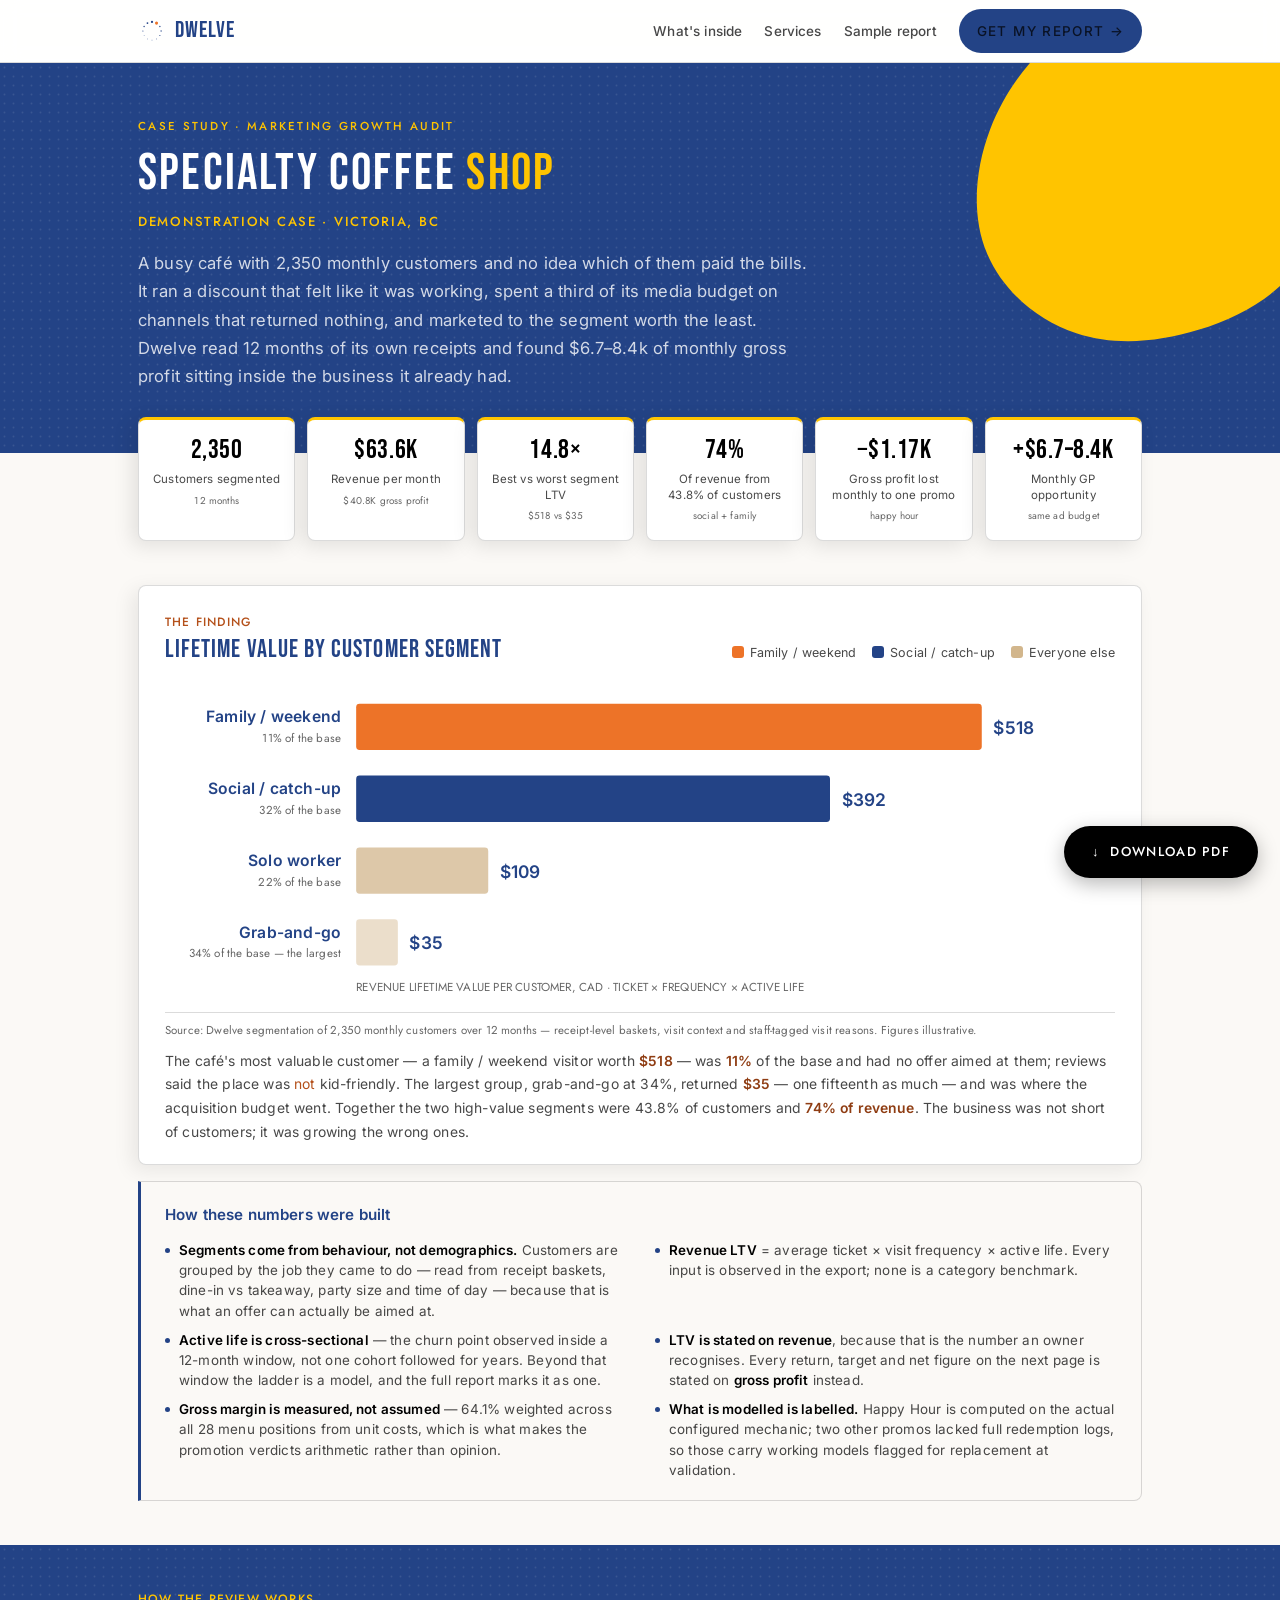
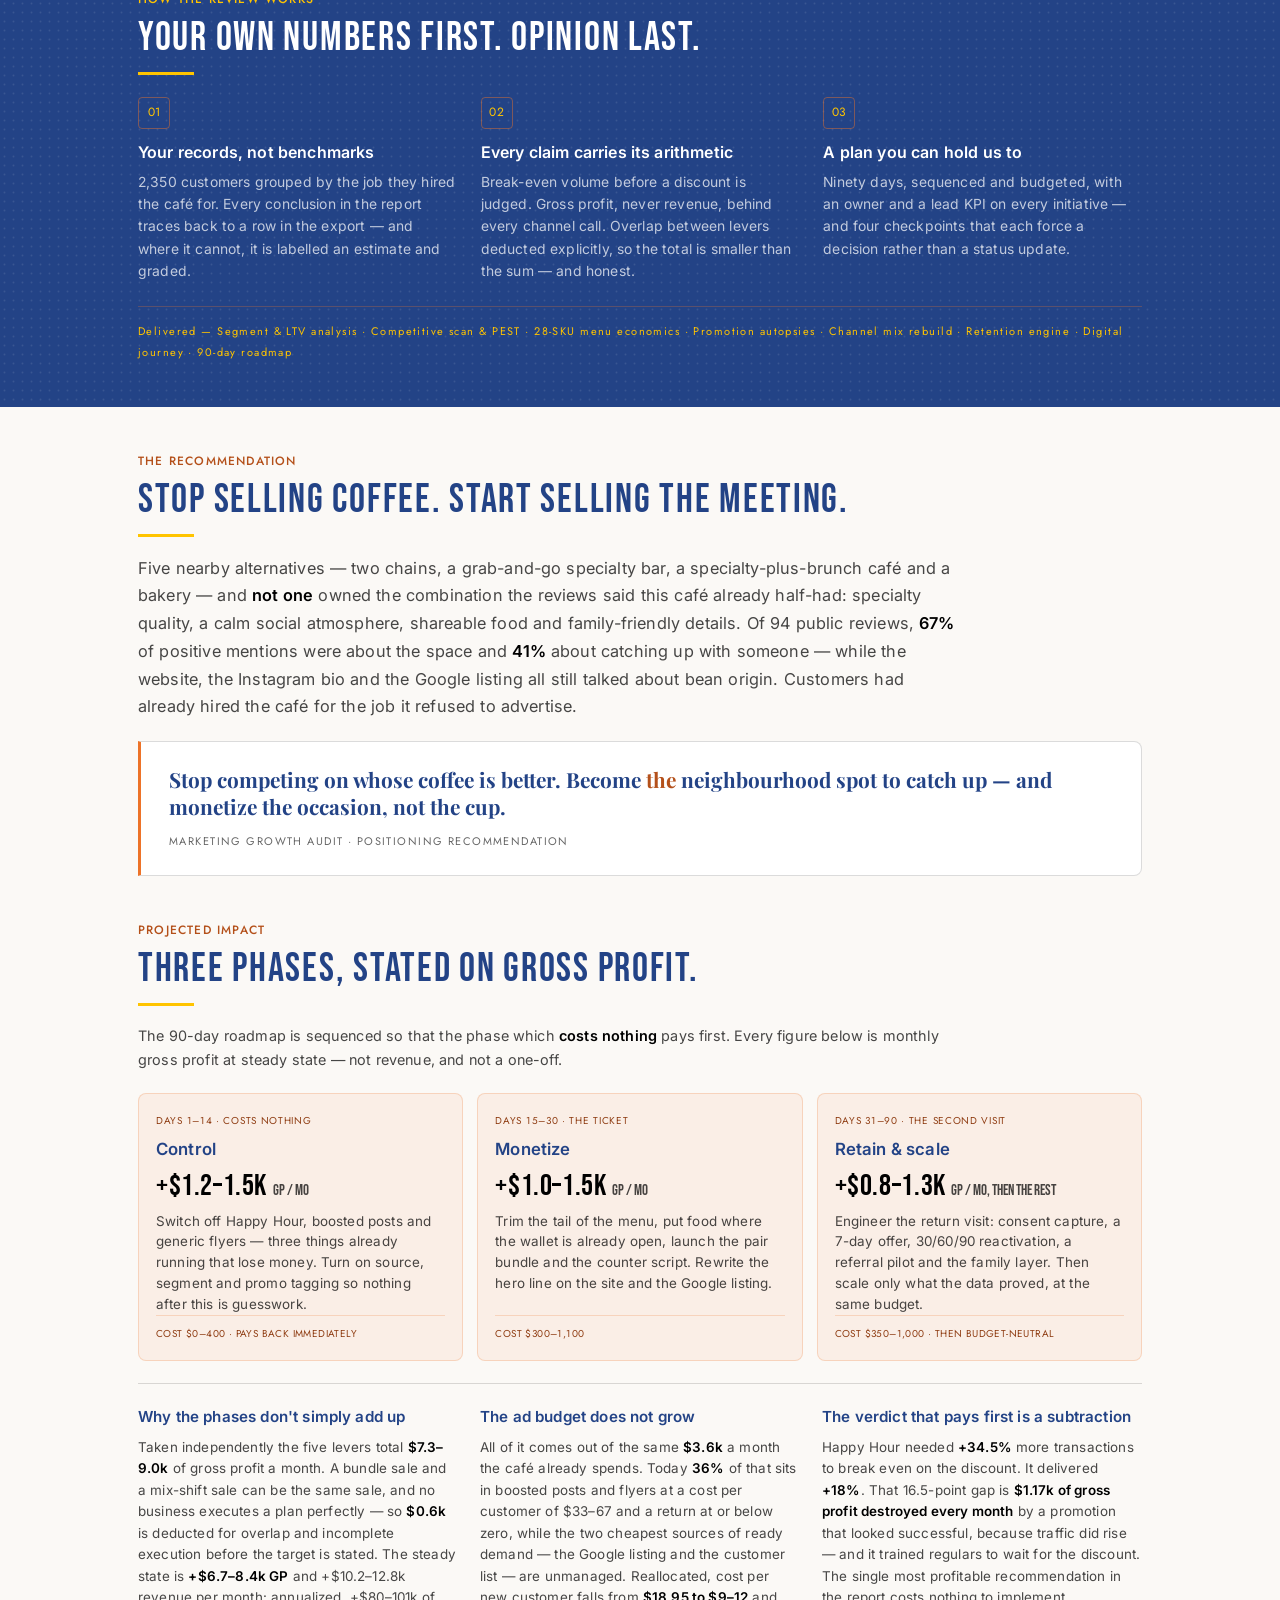
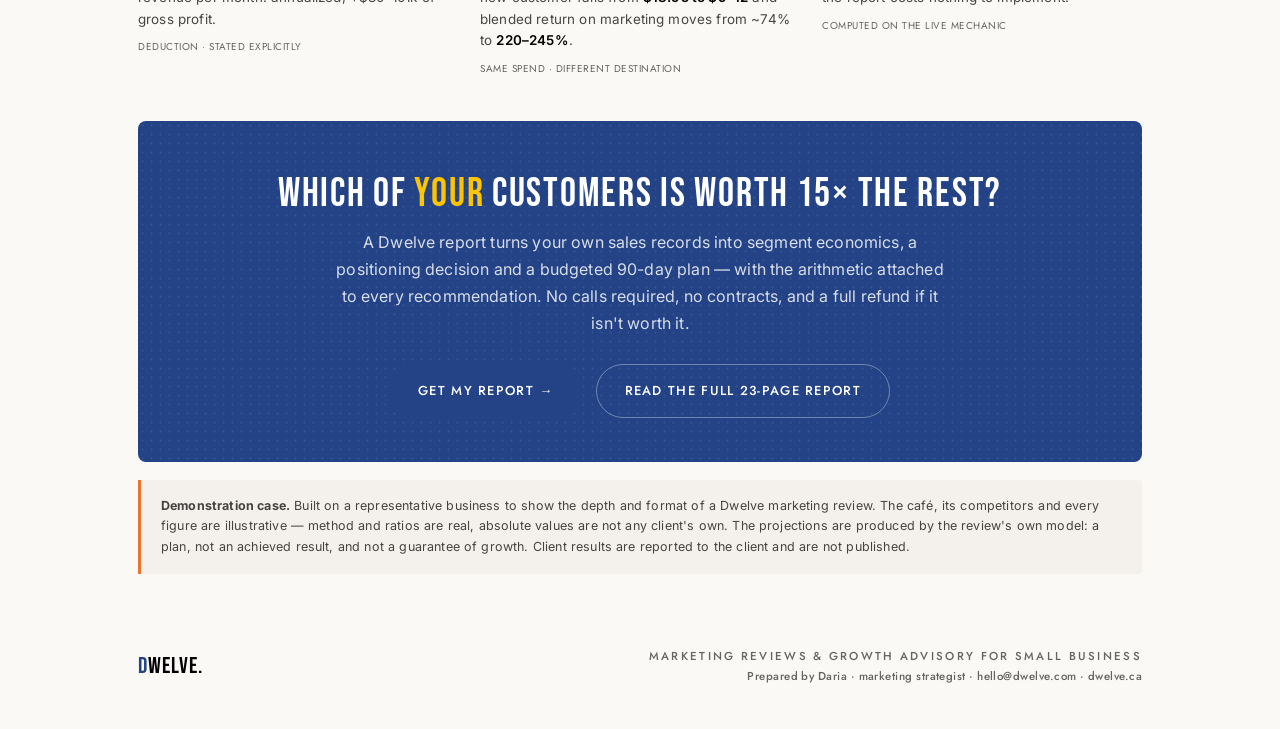
<file: case-study.html>
<!DOCTYPE html>
<html lang="en">
<head>
<meta charset="UTF-8">
<meta name="viewport" content="width=device-width, initial-scale=1.0">
<title>Case Study — Specialty Coffee Shop Growth Audit | Dwelve</title>
<meta name="description" content="A demonstration case: how a Dwelve marketing review found 43.8% of a coffee shop's customers producing 74% of its revenue, a promotion destroying $1.17k of gross profit a month, and $6.7–8.4k of monthly gross profit at the same marketing budget.">
<link rel="canonical" href="https://dwelve.ca/case-study.html">
<meta property="og:title" content="Case Study — Where a Coffee Shop Was Losing Its Margin">
<meta property="og:description" content="43.8% of customers made 74% of revenue. The marketing budget was chasing the other 56%.">
<meta property="og:type" content="article">
<meta property="og:site_name" content="Dwelve">
<meta property="og:locale" content="en_CA">
<meta property="og:url" content="https://dwelve.ca/case-study.html">
<meta property="og:image" content="https://dwelve.ca/og-case-study.png">
<meta property="og:image:width" content="1200">
<meta property="og:image:height" content="630">
<meta property="og:image:alt" content="43.8% of its customers made 74% of the revenue — a Dwelve marketing case study.">
<meta name="twitter:card" content="summary_large_image">
<meta name="twitter:title" content="Case Study — Where a Coffee Shop Was Losing Its Margin">
<meta name="twitter:description" content="43.8% of customers made 74% of revenue. The marketing budget was chasing the other 56%.">
<meta name="twitter:image" content="https://dwelve.ca/og-case-study.png">
<link rel="preconnect" href="https://fonts.googleapis.com">
<link rel="preconnect" href="https://fonts.gstatic.com" crossorigin>
<link href="https://fonts.googleapis.com/css2?family=Bebas+Neue&family=Caveat:wght@600&family=Inter:wght@400;500;600;700&family=Jost:wght@400;500&family=Playfair+Display:wght@700;900&display=swap" rel="stylesheet">
<link rel="icon" type="image/svg+xml" href="data:image/svg+xml,%3Csvg xmlns='http://www.w3.org/2000/svg' viewBox='0 0 200 200'%3E%3Cg transform='translate(100,100)'%3E%3Ccircle cx='0' cy='-60' r='13' fill='%23234386'/%3E%3Ccircle cx='30' cy='-52' r='17' fill='%23ffc400'/%3E%3Ccircle cx='52' cy='-30' r='9' fill='%23234386'/%3E%3Ccircle cx='60' cy='0' r='8' fill='%23234386'/%3E%3Ccircle cx='52' cy='30' r='7.5' fill='%23234386'/%3E%3Ccircle cx='30' cy='52' r='7' fill='%23234386'/%3E%3Ccircle cx='0' cy='60' r='6.5' fill='%23234386'/%3E%3Ccircle cx='-30' cy='52' r='6.5' fill='%23234386'/%3E%3Ccircle cx='-52' cy='30' r='6.5' fill='%23234386'/%3E%3Ccircle cx='-60' cy='0' r='7.5' fill='%23234386'/%3E%3Ccircle cx='-52' cy='-30' r='9' fill='%23234386'/%3E%3Ccircle cx='-30' cy='-52' r='11' fill='%23234386'/%3E%3C/g%3E%3C/svg%3E">
<meta name="theme-color" content="#234386">
<style>
/* ============================================================================
   DWELVE — CASE STUDY (two-page printable leave-behind)
   Page one carries the finding, page two the recommendation. The break is
   explicit so a content edit cannot silently spill onto a third page.
   ========================================================================== */
*, *::before, *::after { box-sizing: border-box; margin: 0; padding: 0; }
html { -webkit-text-size-adjust: 100%; }

/* Dwelve brand system — see docs/DWELVE-BRANDBOOK.html.
   Colour lanes: indigo owns type, links and filled actions; the warm
   palette appears only in fills and rules. Orange that has to be READ is
   --orange (#b4501a, 4.9:1 on cream); --orange-bright is decoration only. */
:root{
  --ink:#000000; --muted:rgba(0,0,0,.72); --pale:rgba(0,0,0,.6);
  --indigo:#234386; --honey:#ffc400;
  --orange:#b4501a; --orange-bright:#ed7328;
  --orange-pale:#faeee6; --orange-deep:#8f3d13;
  --blue:#234386; --blue-pale:#e7ecf5; --blue-deep:#1a3269;
  --sage:#a2d3a6; --sand:#d2b68c; --sky:#6aa8dc;
  --white:#FFFFFF; --cream:#fbf9f6; --tint:#fbf9f6; --slate:#f4f1ec;
  --line:rgba(0,0,0,.14); --line-soft:rgba(0,0,0,.08);
  --f-display:'Bebas Neue','Oswald',sans-serif;
  --f-mega:'Playfair Display',Georgia,serif;
  --f-body:'Inter',system-ui,-apple-system,'Segoe UI',Roboto,sans-serif;
  --f-mono:'Jost',Futura,'Century Gothic',ui-sans-serif,sans-serif;
  --r-sm:4px; --r-md:8px; --r-lg:8px; --r-btn:32px; --max-w:1060px;
}
body { font-family: var(--f-body); font-size: 16px; color: var(--ink); background: var(--cream);
       line-height: 1.7; letter-spacing: .01em; -webkit-font-smoothing: antialiased; }
img, svg { display: block; max-width: 100%; }
a { color: inherit; }
.wrap { max-width: var(--max-w); margin: 0 auto; padding: 0 28px; }

.mono { font-family: var(--f-mono); letter-spacing: .2em; text-transform: uppercase;
        font-size: 11.5px; color: var(--orange); font-weight: 500; }
.accent-line { width: 56px; height: 3px; background: var(--honey); margin: 12px 0 18px; }
/* Bebas is uppercase-only by design and needs positive tracking */
h1, h2, h3 { font-family: var(--f-display); font-weight: 400; color: var(--indigo); line-height: 1.06;
             letter-spacing: .043em; text-transform: uppercase; }
h2 { font-size: clamp(1.9rem, 3.4vw, 2.5rem); margin-top: 8px; }
em { font-style: normal; color: var(--orange); }
.hero em, .cta em, .dark em { color: var(--honey); }

/* ---------- top bar ---------- */
.topbar { position: sticky; top: 0; z-index: 40; background: rgba(255,255,255,.9);
          backdrop-filter: blur(10px); border-bottom: 1px solid var(--line); }
.topbar .wrap { display: flex; align-items: center; justify-content: space-between;
                gap: 14px; height: 62px; }
.brand { display: flex; align-items: center; gap: 9px; text-decoration: none; }
.brand svg { width: 28px; height: 28px; flex-shrink: 0; }
.logo-text { font-family: var(--f-display); font-weight: 400; font-size: 1.45rem; letter-spacing: .043em; text-transform: uppercase; color: var(--indigo); }
.logo-text i { font-style: normal; color: var(--indigo); }
.topbar nav { display: flex; align-items: center; gap: 22px; }
.topbar nav a { font-family: var(--f-body); font-size: 13.5px; font-weight: 500; color: var(--muted);
                text-decoration: none; }
.topbar nav a:hover { color: var(--ink); }
.btn { display: inline-flex; align-items: center; gap: 8px; font-family: var(--f-mono);
       font-weight: 500; font-size: 13px; padding: 15px 28px; border-radius: var(--r-btn); letter-spacing: .1em; text-transform: uppercase;
       text-decoration: none; cursor: pointer; border: none; min-height: 44px;
       transition: background .2s, color .2s, border-color .2s, transform .2s; }
.btn-primary { background: var(--indigo); color: #fff; }
.btn-primary:hover { background: var(--blue-deep); }
.btn-cta { background: var(--indigo); color: #fff; }
.btn-cta:hover { background: var(--blue-deep); }
.btn-ghost { background: transparent; border: 2px solid var(--orange); color: var(--orange); }
.btn-ghost:hover { background: var(--orange); color: #fff; }
.btn-ghost-light { background: transparent; border: 1.5px solid rgba(255,255,255,.35); color: #fff; }
.btn-ghost-light:hover { border-color: var(--honey); color: var(--honey); }

/* ---------- hero ---------- */
.hero { background: var(--indigo); color: #fff; padding: 54px 0 62px; position: relative; overflow: hidden; }
.hero::before { content: ''; position: absolute; inset: 0; pointer-events: none;
  background-image: url("data:image/svg+xml,%3Csvg xmlns='http://www.w3.org/2000/svg' width='9' height='9'%3E%3Ccircle cx='4.5' cy='4.5' r='0.9' fill='%23FFFFFF' fill-opacity='0.10'/%3E%3C/svg%3E"); }
.hero::after { content: ''; position: absolute; right: -8%; top: -30%; width: 460px; height: 460px;
  background-image: url("data:image/svg+xml,%3Csvg xmlns='http://www.w3.org/2000/svg' viewBox='-100 -100 200 200'%3E%3Cpath d='M48.6,-57.9C61.4,-46.8,68.6,-29.5,71.4,-11.6C74.2,6.3,72.6,24.8,63.5,38.6C54.4,52.4,37.8,61.5,20.2,66.9C2.6,72.3,-16,74,-32.9,68.4C-49.8,62.8,-65,49.9,-71.8,33.5C-78.6,17.1,-77,-2.8,-70.4,-20.2C-63.8,-37.6,-52.2,-52.5,-38.1,-63.2C-24,-73.9,-7.4,-80.4,7.9,-78.6C23.2,-76.8,35.8,-69,48.6,-57.9Z' fill='%23ffc400'/%3E%3C/svg%3E"); background-size: contain; background-repeat: no-repeat;
  pointer-events: none; }
.hero > .wrap { position: relative; z-index: 1; }
.hero h1 { color: #fff; font-size: clamp(2.1rem, 4.6vw, 3.2rem); margin-top: 10px; }
.hero .sub { font-family: var(--f-mono); font-weight: 500; color: var(--honey); font-size: .82rem;
             letter-spacing: .13em; text-transform: uppercase;
             margin-top: 10px; }
.hero .lede { max-width: 680px; color: rgba(255,255,255,.8); font-size: 1.04rem; margin-top: 16px; }

/* ---------- KPI band ---------- */
.kpis { margin-top: -36px; position: relative; z-index: 5; }
.kpi-grid { display: grid; grid-template-columns: repeat(6, 1fr); gap: 12px; }
.kpi { background: #fff; border: 1px solid var(--line); border-top: 3px solid var(--honey);
       border-radius: var(--r-md); padding: 16px 13px; text-align: center; min-width: 0;
       box-shadow: rgba(0,0,0,.10) -6px 5px 20px 0; }
.kpi .v { font-family: var(--f-display); font-weight: 400; letter-spacing: .02em;
          font-size: clamp(1.2rem, 5.4vw, 1.7rem); color: var(--ink); line-height: 1.05;
          font-variant-numeric: tabular-nums; }
.kpi .l { font-size: 11.5px; color: var(--muted); margin-top: 8px; line-height: 1.35; }
.kpi .s { font-family: var(--f-mono); font-size: 10px; color: var(--pale); margin-top: 4px; }

/* ---------- sections ---------- */
section.block { padding: 44px 0; }
.section-label { font-family: var(--f-mono); font-size: 12px; letter-spacing: .1em;
                 text-transform: uppercase; color: var(--orange); font-weight: 500; }
p.body { color: var(--muted); font-size: 1.02rem; }
p.body strong { color: var(--ink); font-weight: 600; }

/* ---------- chart card ---------- */
.chart-card { background: #fff; border: 1px solid var(--line); border-radius: var(--r-lg);
              padding: 26px 26px 20px; box-shadow: rgba(0,0,0,.08) -6px 5px 20px 0; }
.chart-head { display: flex; justify-content: space-between; align-items: flex-end;
              flex-wrap: wrap; gap: 10px; margin-bottom: 6px; }
.legend { display: flex; gap: 16px; flex-wrap: wrap; font-size: 12.5px; color: var(--muted); }
.legend i { display: inline-block; width: 12px; height: 12px; border-radius: 3px;
            margin-right: 6px; vertical-align: -1px; }
.chart-card svg { width: 100%; height: auto; }
/* One chart, two drawings: below 620px the wide version scales its row labels to about
   4 CSS px, so the stacked drawing takes over. Print always uses the wide one. */
.chart-card .ltv--narrow { display: none; }
@media (max-width: 619px) {
  .chart-card svg:not(.ltv--narrow) { display: none; }
  .chart-card .ltv--narrow { display: block; }
}
.chart-source { font-family: var(--f-mono); font-size: 11.5px; color: var(--pale);
                border-top: 1px solid var(--line); margin-top: 10px; padding-top: 9px; line-height: 1.5; }

/* ---------- method-of-calculation card ---------- */
.built { background: var(--tint); border: 1px solid var(--line); border-left: 3px solid var(--blue);
         border-radius: 0 var(--r-md) var(--r-md) 0; padding: 20px 24px; margin-top: 16px; }
.built .h { font-family: var(--f-body); font-weight: 600; font-size: .95rem; color: var(--indigo); }
.built ul { list-style: none; display: grid; grid-template-columns: 1fr 1fr; gap: 9px 28px; margin-top: 12px; }
.built li { font-size: .84rem; color: var(--muted); line-height: 1.5; padding-left: 14px; position: relative; }
.built li::before { content: ''; position: absolute; left: 0; top: 8px; width: 5px; height: 5px;
                    border-radius: 50%; background: var(--blue); }
.built li b { color: var(--ink); font-weight: 600; }

/* ---------- dark method band ---------- */
.dark { background: var(--indigo); color: #fff; position: relative; overflow: hidden; }
.dark::before { content: ''; position: absolute; inset: 0; pointer-events: none;
  background-image: url("data:image/svg+xml,%3Csvg xmlns='http://www.w3.org/2000/svg' width='9' height='9'%3E%3Ccircle cx='4.5' cy='4.5' r='0.9' fill='%23FFFFFF' fill-opacity='0.10'/%3E%3C/svg%3E"); }
.dark > .wrap { position: relative; z-index: 1; }
.dark .section-label { color: var(--honey); }
.hero .mono, .dark .mono, .cta .mono { color: var(--honey); }
.dark h2 { color: #fff; }
.method-grid { display: grid; grid-template-columns: repeat(3, 1fr); gap: 24px; margin-top: 22px; }
.method .n { font-family: var(--f-mono); color: var(--honey); font-size: 12px;
             border: 1px solid rgba(237,115,40,.45); border-radius: var(--r-sm); width: 32px; height: 32px;
             display: flex; align-items: center; justify-content: center; margin-bottom: 10px; }
.method h4 { font-family: var(--f-body); font-weight: 600; font-size: 1rem; color: #fff; margin-bottom: 5px; }
.method p { color: rgba(255,255,255,.72); font-size: .87rem; line-height: 1.6; }
.delivered { font-family: var(--f-mono); font-size: 11px; letter-spacing: .13em; color: var(--honey);
             border-top: 1px solid rgba(237,115,40,.28); margin-top: 24px; padding-top: 14px; line-height: 1.9; }

/* ---------- recommendation quote ---------- */
.quote { background: #fff; border: 1px solid var(--line); border-left: 3px solid var(--orange-bright);
         border-radius: 0 var(--r-md) var(--r-md) 0; padding: 24px 28px; margin-top: 20px; }
/* The recommendation is the brand-statement voice — Playfair, not Bebas */
.quote p { font-family: var(--f-mega); font-weight: 700; font-size: 1.3rem; line-height: 1.3;
           color: var(--indigo); letter-spacing: 0; }
.quote .who { font-family: var(--f-mono); font-size: 11px; letter-spacing: .13em;
              text-transform: uppercase; color: var(--pale); margin-top: 12px; }

/* ---------- phase cards ---------- */
.pkg { display: grid; grid-template-columns: repeat(3, 1fr); gap: 14px; margin-top: 20px; }
.pkg-item { background: var(--orange-pale); border: 1px solid rgba(237,115,40,.22);
            border-radius: var(--r-md); padding: 18px 17px; display: flex; flex-direction: column; }
.pkg-item .k { font-family: var(--f-mono); font-size: 10px; letter-spacing: .07em;
               text-transform: uppercase; color: var(--orange-deep); margin-bottom: 6px; }
.pkg-item .t { font-family: var(--f-body); font-weight: 600; color: var(--indigo); font-size: 1.05rem; }
.pkg-item .v { font-family: var(--f-display); font-weight: 400; letter-spacing: .02em; font-size: 1.9rem;
               color: var(--ink); line-height: 1.1; margin-top: 7px; font-variant-numeric: tabular-nums; }
.pkg-item .v small { font-size: .48em; color: var(--muted); letter-spacing: 0; font-weight: 400; }
.pkg-item .d { font-size: .84rem; color: var(--muted); margin-top: 7px; line-height: 1.55; }
.pkg-item .f { font-family: var(--f-mono); font-size: 10px; color: var(--orange-deep); margin-top: auto;
               letter-spacing: .04em; text-transform: uppercase; border-top: 1px solid rgba(237,115,40,.22);
               padding-top: 9px; }
.unit { font-size: .9rem; color: var(--muted); max-width: 840px; }
.unit strong { color: var(--ink); font-weight: 600; }

/* ---------- explainer columns ---------- */
.notes { display: grid; grid-template-columns: repeat(3, 1fr); gap: 22px; margin-top: 22px;
         padding-top: 20px; border-top: 1px solid var(--line); }
.notes h4 { font-family: var(--f-body); font-weight: 600; font-size: .95rem; color: var(--indigo); margin-bottom: 7px; }
.notes p { font-size: .84rem; color: var(--muted); line-height: 1.6; }
.notes p strong { color: var(--ink); font-weight: 600; }
.notes .flag { font-family: var(--f-mono); font-size: 10px; letter-spacing: .05em;
               text-transform: uppercase; color: var(--pale); margin-top: 8px; display: block; }

/* ---------- CTA ---------- */
.cta { background: var(--indigo); color: #fff; border-radius: var(--r-lg); padding: 44px;
       text-align: center; position: relative; overflow: hidden; }
.cta::before { content: ''; position: absolute; inset: 0; pointer-events: none;
  background-image: url("data:image/svg+xml,%3Csvg xmlns='http://www.w3.org/2000/svg' width='9' height='9'%3E%3Ccircle cx='4.5' cy='4.5' r='0.9' fill='%23FFFFFF' fill-opacity='0.10'/%3E%3C/svg%3E"); }
.cta > * { position: relative; z-index: 1; }
.cta h2 { color: #fff; }
.cta p { color: rgba(255,255,255,.82); max-width: 620px; margin: 14px auto 26px; }
.cta .btns { display: flex; gap: 14px; justify-content: center; flex-wrap: wrap; }

.disclaimer { font-size: 12.5px; color: var(--muted); background: var(--slate);
              border-left: 3px solid var(--orange-bright); padding: 16px 20px;
              border-radius: 0 var(--r-sm) var(--r-sm) 0; margin-top: 18px; line-height: 1.65; }
footer { padding: 28px 0 42px; color: var(--pale); font-size: 13px; }
.foot-lines { text-align: right; line-height: 1.8; }

.print-btn { position: fixed; right: 22px; bottom: 22px; z-index: 50; background: var(--ink);
             color: #fff; box-shadow: 0 6px 20px rgba(0,0,0,.28); }
.print-btn:hover { background: var(--blue-deep); }

/* ---------- responsive ---------- */
@media (max-width: 900px) {
  .kpi-grid { grid-template-columns: repeat(3, 1fr); }
  .method-grid, .pkg, .notes, .built ul { grid-template-columns: 1fr; }
  .topbar nav a:not(.btn) { display: none; }
  .foot-lines { text-align: left; }
}
@media (max-width: 560px) {
  .kpi-grid { grid-template-columns: repeat(2, 1fr); }
  .wrap { padding: 0 20px; }
  section.block { padding: 36px 0; }
  .cta { padding: 34px 22px; }
  .chart-card { padding: 20px 18px 16px; }
}
@media (max-width: 399px) { .cta .btns .btn { width: 100%; } }

/* ---------- print / PDF ----------
   Two pages: the finding, then the recommendation. */
@page { size: A4; margin: 11mm; }
@media print {
  :root { --max-w: 100%; }
  body { background: #fff; font-size: 10.5px; line-height: 1.45; }
  * { -webkit-print-color-adjust: exact; print-color-adjust: exact; }
  .topbar, .print-btn { display: none !important; }
  .hero { padding: 14px 0 18px; }
  .hero::after { display: none; }
  .hero h1 { font-size: 1.7rem; }
  .hero .sub { font-size: .84rem; margin-top: 5px; }
  .hero .lede { font-size: .8rem; margin-top: 8px; max-width: none; }
  .wrap { padding: 0 4mm; }
  /* A4 is ~794px wide, so the 900px screen breakpoint would also match when printing and
     stack every grid into one column. Print restores the page layout. */
  .kpi-grid { grid-template-columns: repeat(6, 1fr); gap: 5px; }
  .method-grid, .pkg, .notes { grid-template-columns: repeat(3, 1fr); }
  .built ul { grid-template-columns: 1fr 1fr; }
  .kpis { margin-top: 10px; }
  .kpi { padding: 8px 4px; border-top-width: 2px; box-shadow: none; }
  .kpi .v { font-size: 1.05rem; }
  .kpi .l { font-size: 7.5px; margin-top: 5px; }
  .kpi .s { font-size: 6.5px; margin-top: 2px; }
  section.block { padding: 9px 0; break-inside: avoid; }
  h2 { font-size: 1.28rem; }
  .accent-line { margin: 6px 0 8px; }
  .section-label { font-size: 9px; }
  .chart-card { padding: 12px 14px 10px; box-shadow: none; }
  .chart-card .ltv--narrow { display: none !important; }
  .chart-card svg:not(.ltv--narrow) { display: block !important; }
  .legend { font-size: 8px; gap: 10px; }
  .chart-source { font-size: 7.5px; margin-top: 6px; padding-top: 6px; }
  .built { padding: 10px 13px; margin-top: 9px; }
  .built .h { font-size: 9pt; }
  .built li { font-size: 7.6px; line-height: 1.4; }
  .built ul { gap: 5px 20px; margin-top: 7px; }
  .method-grid { gap: 12px; margin-top: 10px; }
  .method .n { width: 22px; height: 22px; font-size: 9px; margin-bottom: 6px; }
  .method h4 { font-size: 9.5px; }
  .method p { font-size: 7.6px; line-height: 1.45; }
  .delivered { font-size: 7.3px; margin-top: 11px; padding-top: 8px; line-height: 1.65; }
  .quote { padding: 13px 16px; margin-top: 11px; }
  .quote p { font-size: .95rem; }
  .quote .who { font-size: 8px; margin-top: 7px; }
  .pkg { gap: 8px; margin-top: 12px; }
  .pkg-item { padding: 11px; }
  .pkg-item .k { font-size: 7.5px; }
  .pkg-item .t { font-size: 9.5px; }
  .pkg-item .v { font-size: 1.3rem; }
  .pkg-item .d { font-size: 7.8px; margin-top: 4px; }
  .pkg-item .f { font-size: 7.5px; padding-top: 5px; }
  .unit { font-size: 7.8px; max-width: none; }
  .notes { gap: 14px; margin-top: 13px; padding-top: 11px; }
  .notes h4 { font-size: 8.5px; }
  .notes p { font-size: 7.3px; line-height: 1.42; }
  .notes .flag { font-size: 7px; }
  .cta { padding: 18px; }
  .cta h2 { font-size: 1.16rem; }
  .cta p { font-size: 7.9px; margin: 6px auto 10px; }
  .btn { border: 1px solid var(--orange); font-size: 8.5px; padding: 7px 13px; min-height: 0; }
  .disclaimer { font-size: 7.5px; padding: 9px 12px; margin-top: 10px; line-height: 1.5; }
  footer { padding: 12px 0 0; font-size: 8px; }
  a[href]::after { content: ""; }

  /* --- page-one density ---
     Measured at the real print width (210mm paper less 2x11mm @page margin = 188mm),
     page one ran 304.5mm against the 275mm a sheet holds, which pushed the whole
     recommendation onto a third sheet. Total content is only 2.08 sheets, so this is a
     distribution problem, not a content problem: reclaim ~30mm and it lands in two. */
  .hero { padding: 10px 0 13px; }
  .hero .lede { font-size: .76rem; margin-top: 6px; }
  section.block { padding: 5px 0; }
  .kpi { padding: 6px 4px; }
  .chart-card { padding: 9px 11px 8px; }
  /* The finding chart is the single biggest block on the page and reads fine smaller. */
  .chart-card svg:not(.ltv--narrow) { max-width: 78%; margin: 0 auto; }
  .chart-source { margin-top: 7px; padding-top: 6px; }
  .built { padding: 8px 11px; margin-top: 7px; }
  .built li { font-size: 7.1px; line-height: 1.36; }
  .built ul { gap: 3px 18px; margin-top: 6px; }
  .method-grid { margin-top: 8px; }
  .method p { line-height: 1.38; }
  .delivered { margin-top: 8px; padding-top: 6px; }

  .page-two { break-before: page; }
}
</style>
</head>
<body>

<!-- TOP BAR -->
<div class="topbar">
  <div class="wrap">
    <a class="brand" href="index.html" aria-label="Dwelve — home">
      <svg viewBox="0 0 200 200" fill="none" aria-hidden="true"><g transform="translate(100,100)">
        <circle cx="0" cy="-65" r="8" fill="#234386"/><circle cx="32.5" cy="-56.29" r="11" fill="#ed7328"/>
        <circle cx="56.29" cy="-32.5" r="5" fill="#234386"/><circle cx="65" cy="0" r="4.5" fill="#234386"/>
        <circle cx="56.29" cy="32.5" r="4" fill="#234386"/><circle cx="32.5" cy="56.29" r="3.5" fill="#234386"/>
        <circle cx="0" cy="65" r="3" fill="#234386"/><circle cx="-32.5" cy="56.29" r="2.8" fill="#234386"/>
        <circle cx="-56.29" cy="32.5" r="2.8" fill="#234386"/><circle cx="-65" cy="0" r="3.8" fill="#234386"/>
        <circle cx="-56.29" cy="-32.5" r="5" fill="#234386"/><circle cx="-32.5" cy="-56.29" r="6.5" fill="#234386"/>
      </g></svg>
      <span class="logo-text"><i>D</i>welve</span>
    </a>
    <nav>
      <a href="index.html#product">What's inside</a>
      <a href="index.html#pricing">Services</a>
      <a href="sample-report.html">Sample report</a>
      <a class="btn btn-cta" href="index.html#pricing" style="padding:10px 18px" data-track="case-nav-cta">Get my report &rarr;</a>
    </nav>
  </div>
</div>

<!-- ============================== PAGE ONE ============================== -->

<header class="hero">
  <div class="wrap">
    <div class="mono">Case Study &middot; Marketing Growth Audit</div>
    <h1>Specialty Coffee <em>Shop</em></h1>
    <div class="sub">Demonstration case &middot; Victoria, BC</div>
    <p class="lede">A busy caf&eacute; with 2,350 monthly customers and no idea which of them paid the
    bills. It ran a discount that felt like it was working, spent a third of its media budget on
    channels that returned nothing, and marketed to the segment worth the least. Dwelve read 12 months
    of its own receipts and found $6.7&ndash;8.4k of monthly gross profit sitting inside the business it
    already had.</p>
  </div>
</header>

<!-- KPI BAND -->
<div class="kpis">
  <div class="wrap">
    <div class="kpi-grid">
      <div class="kpi"><div class="v">2,350</div><div class="l">Customers segmented</div><div class="s">12 months</div></div>
      <div class="kpi"><div class="v">$63.6K</div><div class="l">Revenue per month</div><div class="s">$40.8K gross profit</div></div>
      <div class="kpi"><div class="v">14.8&times;</div><div class="l">Best vs worst segment LTV</div><div class="s">$518 vs $35</div></div>
      <div class="kpi"><div class="v">74%</div><div class="l">Of revenue from 43.8% of customers</div><div class="s">social + family</div></div>
      <div class="kpi"><div class="v">&minus;$1.17K</div><div class="l">Gross profit lost monthly to one promo</div><div class="s">happy hour</div></div>
      <div class="kpi"><div class="v">+$6.7&ndash;8.4K</div><div class="l">Monthly GP opportunity</div><div class="s">same ad budget</div></div>
    </div>
  </div>
</div>

<!-- THE FINDING -->
<section class="block">
  <div class="wrap">
    <div class="chart-card">
      <div class="chart-head">
        <div>
          <div class="section-label">The Finding</div>
          <h2 style="font-size:1.55rem;margin-top:4px">Lifetime value by customer segment</h2>
        </div>
        <div class="legend">
          <span><i style="background:#ed7328"></i>Family / weekend</span>
          <span><i style="background:#234386"></i>Social / catch-up</span>
          <span><i style="background:#d2b68c"></i>Everyone else</span>
        </div>
      </div>

      <svg viewBox="0 0 820 288" role="img" aria-label="Revenue lifetime value per customer by segment: family weekend $518 from 11% of the base, social catch-up $392 from 32%, solo worker $109 from 22%, grab-and-go $35 from 34%.">
        <g>
          <text x="152" y="46" text-anchor="end" font-family="Inter, sans-serif" font-size="13.5" font-weight="600" fill="#234386">Family / weekend</text>
          <text x="152" y="63" text-anchor="end" font-family="Jost, sans-serif" font-size="10" fill="#666666">11% of the base</text>
          <rect x="165" y="30" width="540" height="40" rx="3" fill="#ed7328"/>
          <text x="715" y="56" font-family="Inter, sans-serif" font-size="15" font-weight="600" fill="#234386">$518</text>
        </g>
        <g>
          <text x="152" y="108" text-anchor="end" font-family="Inter, sans-serif" font-size="13.5" font-weight="600" fill="#234386">Social / catch-up</text>
          <text x="152" y="125" text-anchor="end" font-family="Jost, sans-serif" font-size="10" fill="#666666">32% of the base</text>
          <rect x="165" y="92" width="409" height="40" rx="3" fill="#234386"/>
          <text x="584" y="118" font-family="Inter, sans-serif" font-size="15" font-weight="600" fill="#234386">$392</text>
        </g>
        <g>
          <text x="152" y="170" text-anchor="end" font-family="Inter, sans-serif" font-size="13.5" font-weight="600" fill="#234386">Solo worker</text>
          <text x="152" y="187" text-anchor="end" font-family="Jost, sans-serif" font-size="10" fill="#666666">22% of the base</text>
          <rect x="165" y="154" width="114" height="40" rx="3" fill="#d2b68c" fill-opacity="0.75"/>
          <text x="289" y="180" font-family="Inter, sans-serif" font-size="15" font-weight="600" fill="#234386">$109</text>
        </g>
        <g>
          <text x="152" y="232" text-anchor="end" font-family="Inter, sans-serif" font-size="13.5" font-weight="600" fill="#234386">Grab-and-go</text>
          <text x="152" y="249" text-anchor="end" font-family="Jost, sans-serif" font-size="10" fill="#666666">34% of the base &mdash; the largest</text>
          <rect x="165" y="216" width="36" height="40" rx="3" fill="#d2b68c" fill-opacity="0.45"/>
          <text x="211" y="242" font-family="Inter, sans-serif" font-size="15" font-weight="600" fill="#234386">$35</text>
        </g>
        <text x="165" y="278" font-family="Jost, sans-serif" font-size="10" fill="#666666">REVENUE LIFETIME VALUE PER CUSTOMER, CAD &middot; TICKET &times; FREQUENCY &times; ACTIVE LIFE</text>
      </svg>

      <!-- Phone rendering of the same four figures. The wide chart spends 165 of its 820 units
           on row labels; scaled into a 360px screen that leaves them near 4 CSS px. Here the
           label sits above its own bar, so the width still carries the data. aria-hidden
           because the wide chart already describes both. -->
      <svg class="ltv--narrow" viewBox="0 0 360 384" aria-hidden="true" focusable="false">
        <g>
          <text x="0" y="16" font-family="Inter, sans-serif" font-size="17" font-weight="600" fill="#234386">Family / weekend</text>
          <text x="360" y="16" text-anchor="end" font-family="Jost, sans-serif" font-size="12" fill="#474747">11%</text>
          <rect x="0" y="26" width="250" height="38" rx="3" fill="#ed7328"/>
          <text x="259" y="51" font-family="Inter, sans-serif" font-size="17" font-weight="600" fill="#234386">$518</text>
        </g>
        <g>
          <text x="0" y="112" font-family="Inter, sans-serif" font-size="17" font-weight="600" fill="#234386">Social / catch-up</text>
          <text x="360" y="112" text-anchor="end" font-family="Jost, sans-serif" font-size="12" fill="#474747">32%</text>
          <rect x="0" y="122" width="189" height="38" rx="3" fill="#234386"/>
          <text x="198" y="147" font-family="Inter, sans-serif" font-size="17" font-weight="600" fill="#234386">$392</text>
        </g>
        <g>
          <text x="0" y="208" font-family="Inter, sans-serif" font-size="17" font-weight="600" fill="#234386">Solo worker</text>
          <text x="360" y="208" text-anchor="end" font-family="Jost, sans-serif" font-size="12" fill="#474747">22%</text>
          <rect x="0" y="218" width="53" height="38" rx="3" fill="#d2b68c" fill-opacity="0.75"/>
          <text x="62" y="243" font-family="Inter, sans-serif" font-size="17" font-weight="600" fill="#234386">$109</text>
        </g>
        <g>
          <text x="0" y="304" font-family="Inter, sans-serif" font-size="17" font-weight="600" fill="#234386">Grab-and-go</text>
          <text x="360" y="304" text-anchor="end" font-family="Jost, sans-serif" font-size="12" fill="#474747">34% &mdash; largest</text>
          <rect x="0" y="314" width="17" height="38" rx="3" fill="#d2b68c" fill-opacity="0.45"/>
          <text x="26" y="339" font-family="Inter, sans-serif" font-size="17" font-weight="600" fill="#234386">$35</text>
        </g>
        <text x="0" y="376" font-family="Jost, sans-serif" font-size="11" fill="#666666">REVENUE LTV PER CUSTOMER, CAD</text>
      </svg>

      <p class="chart-source">Source: Dwelve segmentation of 2,350 monthly customers over 12 months &mdash; receipt-level baskets, visit context and staff-tagged visit reasons. Figures illustrative.</p>
      <p class="body" style="font-size:.87rem;margin-top:10px;color:var(--muted)">The caf&eacute;'s most valuable customer &mdash; a family / weekend visitor worth <strong style="color:var(--orange-deep)">$518</strong> &mdash; was <strong style="color:var(--orange-deep)">11%</strong> of the base and had no offer aimed at them; reviews said the place was <em>not</em> kid-friendly. The largest group, grab-and-go at 34%, returned <strong style="color:var(--orange-deep)">$35</strong> &mdash; one fifteenth as much &mdash; and was where the acquisition budget went. Together the two high-value segments were 43.8% of customers and <strong style="color:var(--orange-deep)">74% of revenue</strong>. The business was not short of customers; it was growing the wrong ones.</p>
    </div>

    <div class="built">
      <div class="h">How these numbers were built</div>
      <ul>
        <li><b>Segments come from behaviour, not demographics.</b> Customers are grouped by the job they came to do &mdash; read from receipt baskets, dine-in vs takeaway, party size and time of day &mdash; because that is what an offer can actually be aimed at.</li>
        <li><b>Revenue LTV</b> = average ticket &times; visit frequency &times; active life. Every input is observed in the export; none is a category benchmark.</li>
        <li><b>Active life is cross-sectional</b> &mdash; the churn point observed inside a 12-month window, not one cohort followed for years. Beyond that window the ladder is a model, and the full report marks it as one.</li>
        <li><b>LTV is stated on revenue</b>, because that is the number an owner recognises. Every return, target and net figure on the next page is stated on <b>gross profit</b> instead.</li>
        <li><b>Gross margin is measured, not assumed</b> &mdash; 64.1% weighted across all 28 menu positions from unit costs, which is what makes the promotion verdicts arithmetic rather than opinion.</li>
        <li><b>What is modelled is labelled.</b> Happy Hour is computed on the actual configured mechanic; two other promos lacked full redemption logs, so those carry working models flagged for replacement at validation.</li>
      </ul>
    </div>
  </div>
</section>

<!-- HOW THE AUDIT WORKS -->
<section class="block dark">
  <div class="wrap">
    <div class="section-label">How the review works</div>
    <h2>Your own numbers first. Opinion last.</h2>
    <div class="accent-line"></div>
    <div class="method-grid">
      <div class="method"><div class="n">01</div><h4>Your records, not benchmarks</h4><p>2,350 customers grouped by the job they hired the caf&eacute; for. Every conclusion in the report traces back to a row in the export &mdash; and where it cannot, it is labelled an estimate and graded.</p></div>
      <div class="method"><div class="n">02</div><h4>Every claim carries its arithmetic</h4><p>Break-even volume before a discount is judged. Gross profit, never revenue, behind every channel call. Overlap between levers deducted explicitly, so the total is smaller than the sum &mdash; and honest.</p></div>
      <div class="method"><div class="n">03</div><h4>A plan you can hold us to</h4><p>Ninety days, sequenced and budgeted, with an owner and a lead KPI on every initiative &mdash; and four checkpoints that each force a decision rather than a status update.</p></div>
    </div>
    <div class="delivered">Delivered &mdash; Segment &amp; LTV analysis &middot; Competitive scan &amp; PEST &middot; 28-SKU menu economics &middot; Promotion autopsies &middot; Channel mix rebuild &middot; Retention engine &middot; Digital journey &middot; 90-day roadmap</div>
  </div>
</section>

<!-- ============================== PAGE TWO ============================== -->

<section class="block page-two">
  <div class="wrap">
    <div class="section-label">The Recommendation</div>
    <h2>Stop selling coffee. Start selling the meeting.</h2>
    <div class="accent-line"></div>
    <p class="body" style="max-width:820px">Five nearby alternatives &mdash; two chains, a grab-and-go specialty bar, a specialty-plus-brunch caf&eacute; and a bakery &mdash; and <strong>not one</strong> owned the combination the reviews said this caf&eacute; already half-had: specialty quality, a calm social atmosphere, shareable food and family-friendly details. Of 94 public reviews, <strong>67%</strong> of positive mentions were about the space and <strong>41%</strong> about catching up with someone &mdash; while the website, the Instagram bio and the Google listing all still talked about bean origin. Customers had already hired the caf&eacute; for the job it refused to advertise.</p>
    <div class="quote">
      <p>Stop competing on whose coffee is better. Become <em>the</em> neighbourhood spot to catch up &mdash; and monetize the occasion, not the cup.</p>
      <div class="who">Marketing Growth Audit &middot; Positioning Recommendation</div>
    </div>
  </div>
</section>

<!-- PROJECTED IMPACT -->
<section class="block" style="padding-top:0">
  <div class="wrap">
    <div class="section-label">Projected Impact</div>
    <h2>Three phases, stated on gross profit.</h2>
    <div class="accent-line"></div>
    <p class="unit">The 90-day roadmap is sequenced so that the phase which <strong>costs nothing</strong> pays first. Every figure below is monthly gross profit at steady state &mdash; not revenue, and not a one-off.</p>
    <div class="pkg">
      <div class="pkg-item">
        <div class="k">Days 1&ndash;14 &middot; costs nothing</div>
        <div class="t">Control</div>
        <div class="v">+$1.2&ndash;1.5K <small>GP / mo</small></div>
        <div class="d">Switch off Happy Hour, boosted posts and generic flyers &mdash; three things already running that lose money. Turn on source, segment and promo tagging so nothing after this is guesswork.</div>
        <div class="f">Cost $0&ndash;400 &middot; pays back immediately</div>
      </div>
      <div class="pkg-item">
        <div class="k">Days 15&ndash;30 &middot; the ticket</div>
        <div class="t">Monetize</div>
        <div class="v">+$1.0&ndash;1.5K <small>GP / mo</small></div>
        <div class="d">Trim the tail of the menu, put food where the wallet is already open, launch the pair bundle and the counter script. Rewrite the hero line on the site and the Google listing.</div>
        <div class="f">Cost $300&ndash;1,100</div>
      </div>
      <div class="pkg-item">
        <div class="k">Days 31&ndash;90 &middot; the second visit</div>
        <div class="t">Retain &amp; scale</div>
        <div class="v">+$0.8&ndash;1.3K <small>GP / mo, then the rest</small></div>
        <div class="d">Engineer the return visit: consent capture, a 7-day offer, 30/60/90 reactivation, a referral pilot and the family layer. Then scale only what the data proved, at the same budget.</div>
        <div class="f">Cost $350&ndash;1,000 &middot; then budget-neutral</div>
      </div>
    </div>

    <div class="notes">
      <div>
        <h4>Why the phases don't simply add up</h4>
        <p>Taken independently the five levers total <strong>$7.3&ndash;9.0k</strong> of gross profit a month. A bundle sale and a mix-shift sale can be the same sale, and no business executes a plan perfectly &mdash; so <strong>$0.6k</strong> is deducted for overlap and incomplete execution before the target is stated. The steady state is <strong>+$6.7&ndash;8.4k GP</strong> and +$10.2&ndash;12.8k revenue per month: annualized, +$80&ndash;101k of gross profit.</p>
        <span class="flag">Deduction &middot; stated explicitly</span>
      </div>
      <div>
        <h4>The ad budget does not grow</h4>
        <p>All of it comes out of the same <strong>$3.6k</strong> a month the caf&eacute; already spends. Today <strong>36%</strong> of that sits in boosted posts and flyers at a cost per customer of $33&ndash;67 and a return at or below zero, while the two cheapest sources of ready demand &mdash; the Google listing and the customer list &mdash; are unmanaged. Reallocated, cost per new customer falls from <strong>$18.95 to $9&ndash;12</strong> and blended return on marketing moves from ~74% to <strong>220&ndash;245%</strong>.</p>
        <span class="flag">Same spend &middot; different destination</span>
      </div>
      <div>
        <h4>The verdict that pays first is a subtraction</h4>
        <p>Happy Hour needed <strong>+34.5%</strong> more transactions to break even on the discount. It delivered <strong>+18%</strong>. That 16.5-point gap is <strong>$1.17k of gross profit destroyed every month</strong> by a promotion that looked successful, because traffic did rise &mdash; and it trained regulars to wait for the discount. The single most profitable recommendation in the report costs nothing to implement.</p>
        <span class="flag">Computed on the live mechanic</span>
      </div>
    </div>
  </div>
</section>

<!-- CTA -->
<section class="block" style="padding-top:0">
  <div class="wrap">
    <div class="cta">
      <h2>Which of <em>your</em> customers is worth 15&times; the rest?</h2>
      <p>A Dwelve report turns your own sales records into segment economics, a positioning decision and a budgeted 90-day plan &mdash; with the arithmetic attached to every recommendation. No calls required, no contracts, and a full refund if it isn't worth it.</p>
      <div class="btns">
        <a class="btn btn-primary" href="index.html#pricing" data-track="case-cta-pricing">Get my report &rarr;</a>
        <a class="btn btn-ghost-light" href="sample-report.html" data-track="case-cta-sample">Read the full 23-page report</a>
      </div>
    </div>
    <div class="disclaimer"><strong>Demonstration case.</strong> Built on a representative business to show the depth and format of a Dwelve marketing review. The caf&eacute;, its competitors and every figure are illustrative &mdash; method and ratios are real, absolute values are not any client's own. The projections are produced by the review's own model: a plan, not an achieved result, and not a guarantee of growth. Client results are reported to the client and are not published.</div>
  </div>
</section>

<footer>
  <div class="wrap" style="display:flex;justify-content:space-between;flex-wrap:wrap;gap:12px;align-items:center">
    <span class="logo-text" style="color:var(--ink)"><i>D</i>welve.</span>
    <span class="foot-lines">
      <span class="mono" style="color:var(--pale);display:block">Marketing reviews &amp; growth advisory for small business</span>
      <span class="mono" style="color:var(--pale);display:block;text-transform:none;letter-spacing:.04em">Prepared by Daria &middot; marketing strategist &middot; hello@dwelve.com &middot; dwelve.ca</span>
    </span>
  </div>
</footer>

<!-- The pre-built two-page PDF rather than window.print(): no print dialog, and it
     survives being forwarded. Regenerate with `node tools/build-pdf.mjs` after any edit. -->
<a class="btn print-btn" href="assets/dwelve-case-study.pdf" download
   data-track="case-pdf-download">&#8595;&nbsp; Download PDF</a>

<script>
  document.addEventListener('click', function (e) {
    var el = e.target && e.target.closest ? e.target.closest('[data-track]') : null;
    if (!el) return;
    var event = el.getAttribute('data-track');
    if (!event) return;
    try { window.plausible && window.plausible(event); } catch (_) {}
  }, { passive: true });
</script>
</body>
</html>
</file>
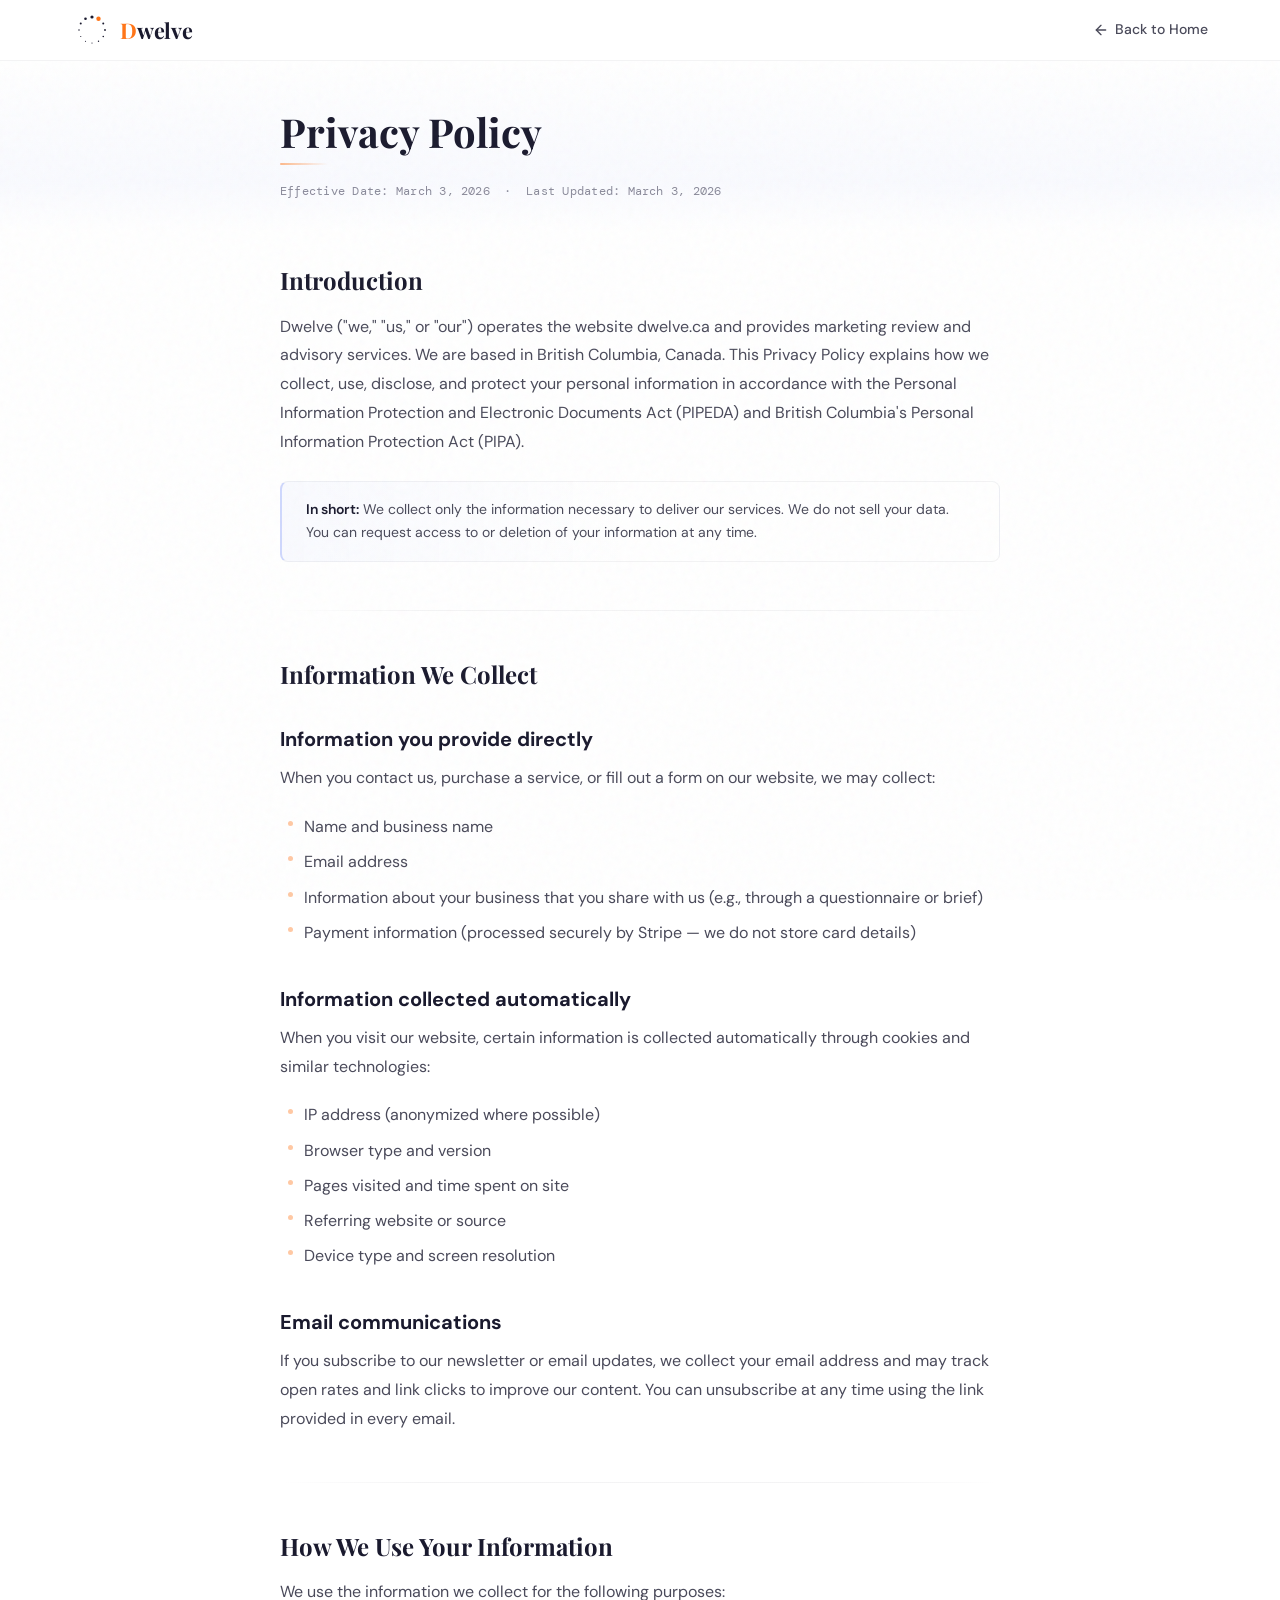
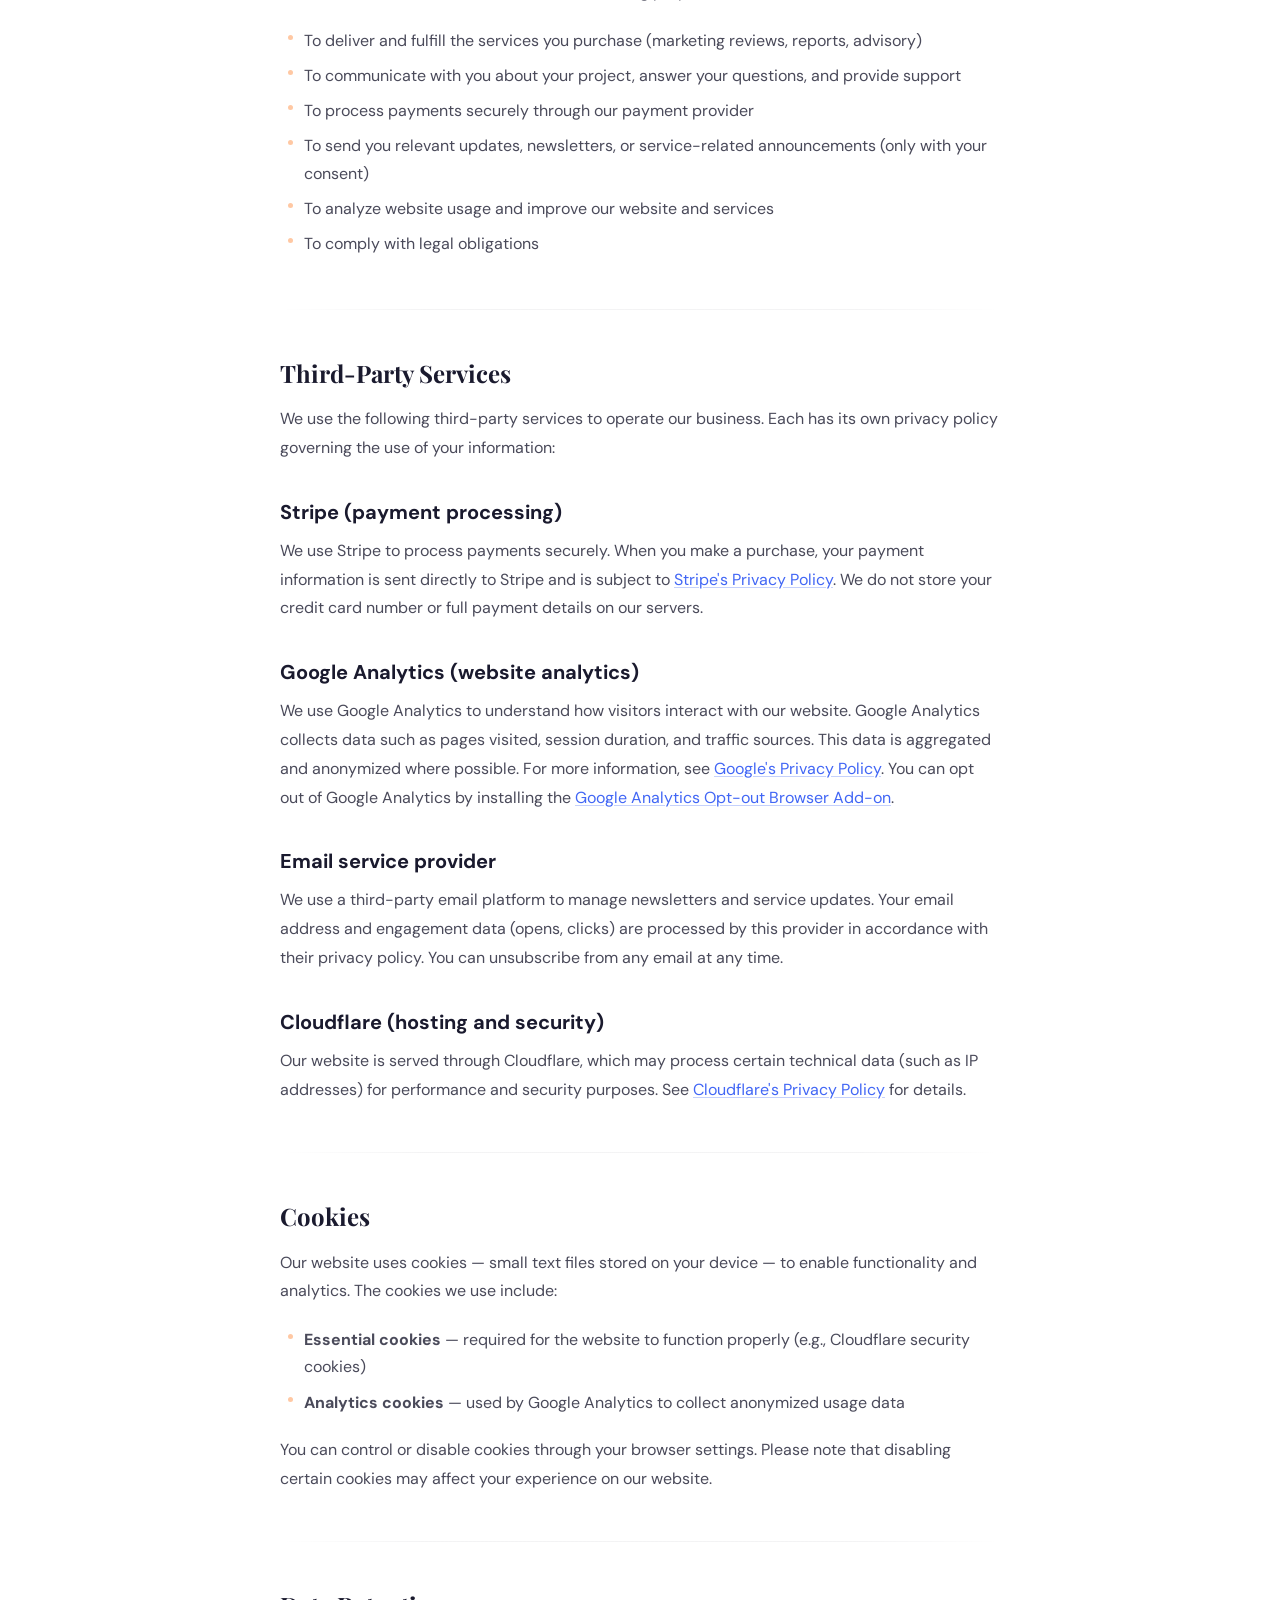
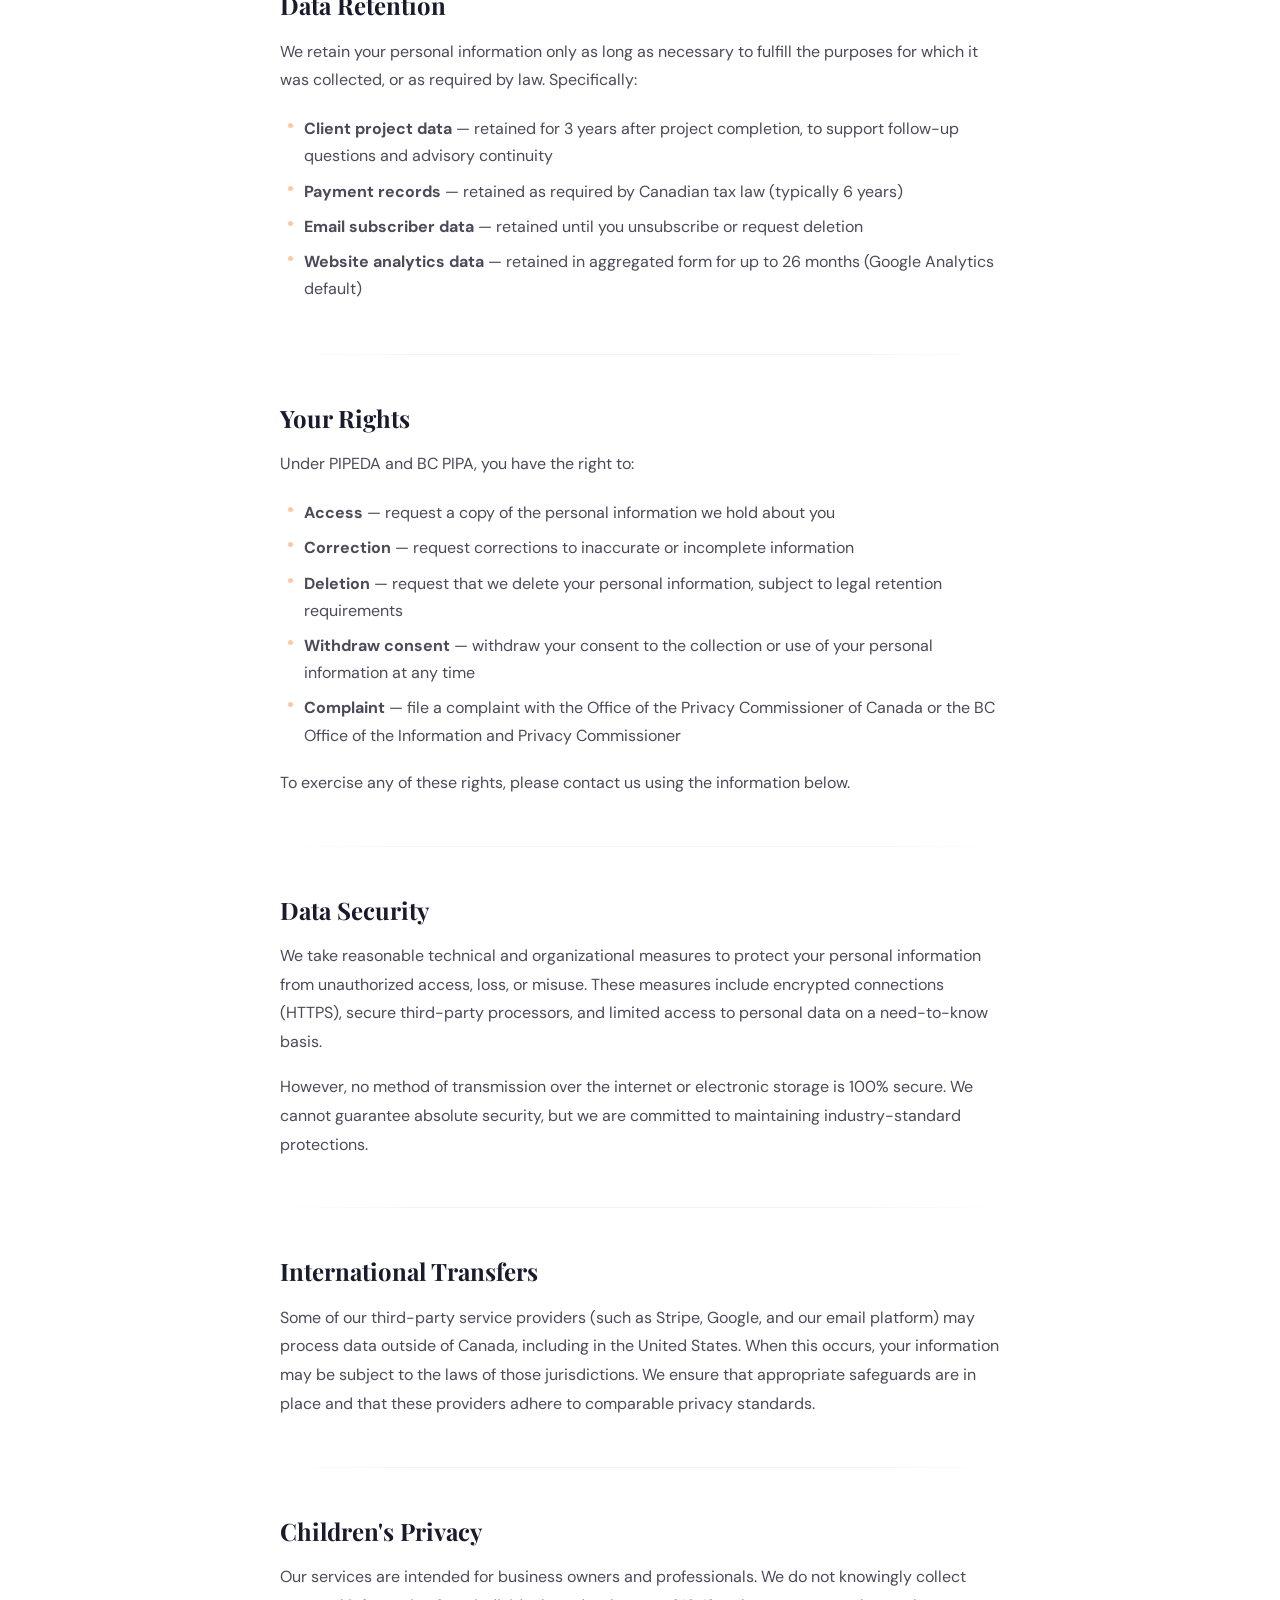
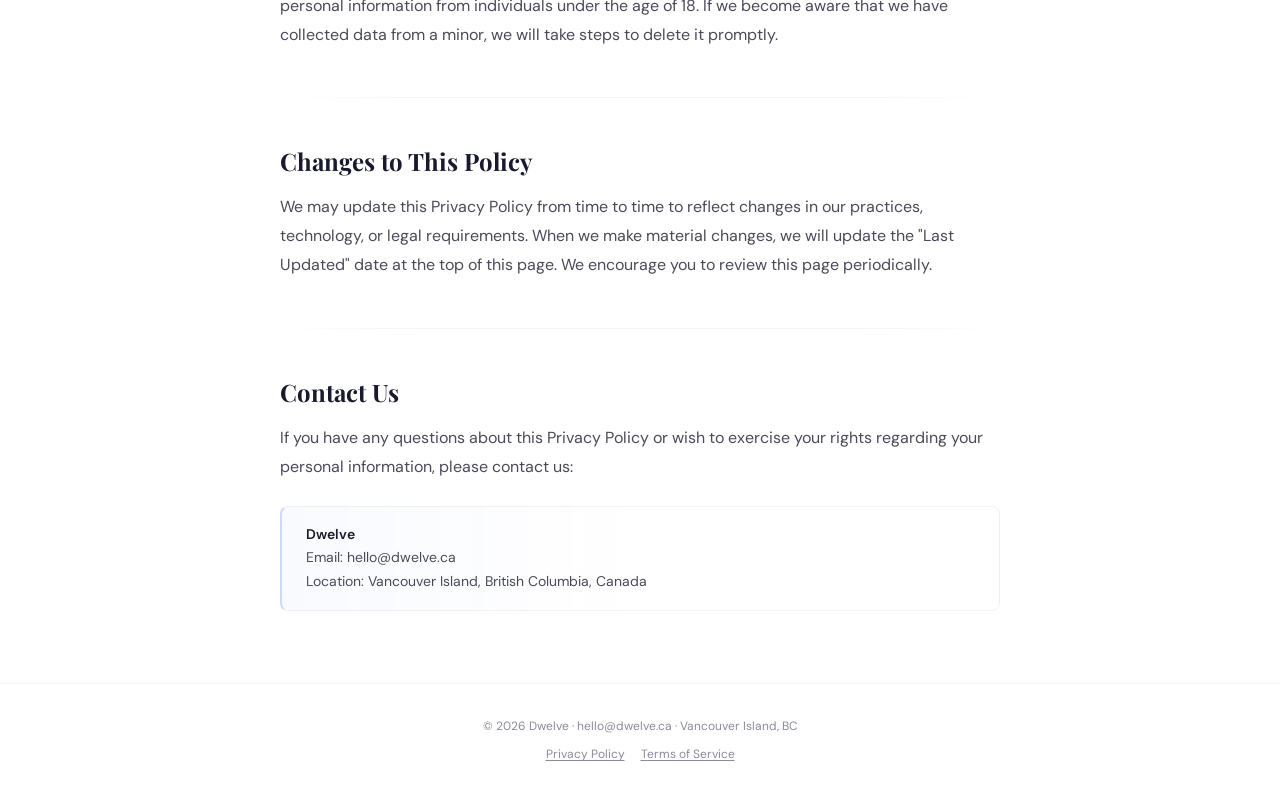
<file: privacy.html>
<!DOCTYPE html>
<html lang="en">
<head>
  <meta charset="UTF-8">
  <meta name="viewport" content="width=device-width, initial-scale=1.0">
  <title>Privacy Policy — Dwelve</title>
  <meta name="description" content="Privacy Policy for Dwelve — how we collect, use, and protect your personal information.">
  <link rel="canonical" href="https://dwelve.ca/privacy">

  <!-- Google Fonts (same as main site) -->
  <link rel="preconnect" href="https://fonts.googleapis.com">
  <link rel="preconnect" href="https://fonts.gstatic.com" crossorigin>
  <link href="https://fonts.googleapis.com/css2?family=Playfair+Display:wght@400;600;700&family=DM+Sans:wght@300;400;500;600;700&family=DM+Mono:wght@400;500&display=swap" rel="stylesheet">
  <link rel="icon" type="image/svg+xml" href="data:image/svg+xml,%3Csvg xmlns='http://www.w3.org/2000/svg' viewBox='0 0 200 200' fill='none'%3E%3Cg transform='translate(100,100)'%3E%3Ccircle cx='0' cy='-65' r='8' fill='%231A1A2E'/%3E%3Ccircle cx='32.5' cy='-56.29' r='11' fill='%23FF7518'/%3E%3Ccircle cx='56.29' cy='-32.5' r='5' fill='%231A1A2E'/%3E%3Ccircle cx='65' cy='0' r='4.5' fill='%231A1A2E'/%3E%3Ccircle cx='56.29' cy='32.5' r='4' fill='%231A1A2E'/%3E%3Ccircle cx='32.5' cy='56.29' r='3.5' fill='%231A1A2E'/%3E%3Ccircle cx='0' cy='65' r='3' fill='%231A1A2E'/%3E%3Ccircle cx='-32.5' cy='56.29' r='2.8' fill='%231A1A2E'/%3E%3Ccircle cx='-56.29' cy='32.5' r='2.8' fill='%231A1A2E'/%3E%3Ccircle cx='-65' cy='0' r='3.8' fill='%231A1A2E'/%3E%3Ccircle cx='-56.29' cy='-32.5' r='5' fill='%231A1A2E'/%3E%3Ccircle cx='-32.5' cy='-56.29' r='6.5' fill='%231A1A2E'/%3E%3C/g%3E%3C/svg%3E">

  <style>
    /* ==============================
       SHARED DESIGN TOKENS
       ============================== */
    *, *::before, *::after { box-sizing: border-box; margin: 0; padding: 0; }
    html { scroll-behavior: smooth; -webkit-text-size-adjust: 100%; }

    :root {
      --color-base: #FFFFFF;
      --color-card: #FFFFFF;
      --color-white: #FFFFFF;
      --color-primary: #FF7518;
      --color-primary-light: #FF944D;
      --color-secondary: #4166F5;
      --color-text: #1A1A2E;
      --color-text-muted: #4A4A5A;
      --color-text-light: #8A8A9A;
      --color-cta: #4166F5;
      --color-divider: rgba(26, 26, 46, 0.05);
      --color-border: rgba(26, 26, 46, 0.05);
      --color-blue-pale: #E8EEFE;
      --font-display: 'Playfair Display', Georgia, 'Times New Roman', serif;
      --font-body: 'DM Sans', system-ui, -apple-system, BlinkMacSystemFont, 'Segoe UI', Roboto, sans-serif;
      --font-mono: 'DM Mono', 'Courier New', 'Consolas', monospace;
      --text-h1: 2.25rem;
      --text-h2: 1.5rem;
      --text-h3: 1.25rem;
      --text-body: 1rem;
      --text-small: 0.875rem;
      --text-caption: 0.75rem;
      --space-xs: 4px;
      --space-sm: 8px;
      --space-md: 16px;
      --space-lg: 24px;
      --space-xl: 32px;
      --space-2xl: 48px;
      --radius-md: 8px;
      --radius-lg: 12px;
      --radius-full: 999px;
      --shadow-sm: 0 1px 3px rgba(26,26,46,0.04), 0 1px 2px rgba(26,26,46,0.02);
      --max-width: 1200px;
    }

    body {
      font-family: var(--font-body);
      font-size: var(--text-body);
      color: var(--color-text);
      background: var(--color-base);
      line-height: 1.7;
      -webkit-font-smoothing: antialiased;
      -moz-osx-font-smoothing: grayscale;
    }

    /* Noise texture */
    body::before {
      content: '';
      position: fixed;
      inset: 0;
      z-index: 1;
      pointer-events: none;
      background-image: url("data:image/svg+xml,%3Csvg viewBox='0 0 200 200' xmlns='http://www.w3.org/2000/svg'%3E%3Cfilter id='noiseFilter'%3E%3CfeTurbulence type='fractalNoise' baseFrequency='0.75' numOctaves='4' stitchTiles='stitch'/%3E%3C/filter%3E%3Crect width='100%25' height='100%25' filter='url(%23noiseFilter)' opacity='0.035'/%3E%3C/svg%3E");
    }

    a { color: inherit; text-decoration: none; }
    img, svg { display: block; max-width: 100%; }

    /* ==============================
       NAVIGATION
       ============================== */
    .nav {
      position: sticky;
      top: 0;
      z-index: 100;
      background: rgba(255, 255, 255, 0.93);
      backdrop-filter: blur(14px);
      -webkit-backdrop-filter: blur(14px);
      border-bottom: 1px solid var(--color-divider);
    }

    .nav-inner {
      max-width: var(--max-width);
      margin: 0 auto;
      padding: 0 var(--space-md);
      display: flex;
      align-items: center;
      justify-content: space-between;
      height: 60px;
    }

    .logo {
      display: flex;
      align-items: center;
      gap: var(--space-sm);
      text-decoration: none;
    }

    .logo-text {
      font-family: var(--font-display);
      font-weight: 700;
      font-size: 1.35rem;
      color: var(--color-text);
      letter-spacing: -0.01em;
    }

    .nav-back {
      font-family: var(--font-body);
      font-size: var(--text-small);
      font-weight: 500;
      color: var(--color-text-muted);
      display: flex;
      align-items: center;
      gap: 6px;
      transition: color 150ms ease-out;
    }

    .nav-back:hover { color: var(--color-text); }

    .nav-back svg {
      width: 16px;
      height: 16px;
      stroke: currentColor;
    }

    /* ==============================
       LEGAL PAGE CONTENT
       ============================== */
    .legal-hero {
      padding: var(--space-2xl) 0 var(--space-xl);
      background: linear-gradient(
        180deg,
        transparent 0%,
        rgba(65, 102, 245, 0.02) 40%,
        rgba(65, 102, 245, 0.03) 70%,
        transparent 100%
      );
    }

    .container {
      max-width: var(--max-width);
      margin: 0 auto;
      padding: 0 var(--space-md);
    }

    .legal-content-wrap {
      max-width: 720px;
      margin: 0 auto;
    }

    .legal-hero h1 {
      font-family: var(--font-display);
      font-weight: 700;
      font-size: var(--text-h1);
      color: var(--color-text);
      line-height: 1.15;
    }

    .legal-hero h1::after {
      content: '';
      display: block;
      width: 48px;
      height: 2px;
      background: linear-gradient(90deg, var(--color-primary), transparent);
      margin-top: var(--space-sm);
      border-radius: 2px;
      opacity: 0.5;
    }

    .legal-meta {
      font-family: var(--font-mono);
      font-size: var(--text-caption);
      color: var(--color-text-light);
      margin-top: var(--space-md);
      letter-spacing: 0.02em;
    }

    .legal-body {
      padding: var(--space-xl) 0 var(--space-2xl);
    }

    .legal-body h2 {
      font-family: var(--font-display);
      font-weight: 700;
      font-size: var(--text-h2);
      color: var(--color-text);
      margin-top: var(--space-2xl);
      margin-bottom: var(--space-md);
      line-height: 1.3;
    }

    .legal-body h2:first-child {
      margin-top: 0;
    }

    .legal-body h3 {
      font-family: var(--font-body);
      font-weight: 700;
      font-size: var(--text-h3);
      color: var(--color-text);
      margin-top: var(--space-xl);
      margin-bottom: var(--space-sm);
    }

    .legal-body p {
      color: var(--color-text-muted);
      line-height: 1.8;
      margin-bottom: var(--space-md);
    }

    .legal-body ul {
      list-style: none;
      padding: 0;
      margin: 0 0 var(--space-md) 0;
    }

    .legal-body li {
      color: var(--color-text-muted);
      line-height: 1.7;
      padding: var(--space-xs) 0;
      padding-left: var(--space-lg);
      position: relative;
    }

    .legal-body li::before {
      content: '';
      position: absolute;
      left: var(--space-sm);
      top: 12px;
      width: 5px;
      height: 5px;
      border-radius: var(--radius-full);
      background: var(--color-primary);
      opacity: 0.4;
    }

    .legal-body a {
      color: var(--color-cta);
      text-decoration: underline;
      text-underline-offset: 2px;
      text-decoration-color: rgba(65, 102, 245, 0.3);
      transition: text-decoration-color 150ms ease;
    }

    .legal-body a:hover {
      text-decoration-color: var(--color-cta);
    }

    .legal-callout {
      background: linear-gradient(90deg, rgba(65, 102, 245, 0.03), transparent 50%);
      border: 1px solid var(--color-border);
      border-left: 2px solid rgba(65, 102, 245, 0.25);
      border-radius: var(--radius-md);
      padding: var(--space-md) var(--space-lg);
      margin: var(--space-lg) 0;
      font-size: var(--text-small);
      color: var(--color-text-muted);
      line-height: 1.7;
    }

    .legal-callout strong {
      color: var(--color-text);
      font-weight: 600;
    }

    /* Section dividers */
    .legal-body h2 + p,
    .legal-body h2 + .legal-callout {
      /* no extra spacing needed */
    }

    .legal-divider {
      border: none;
      height: 1px;
      background: linear-gradient(90deg, transparent, var(--color-divider) 20%, var(--color-divider) 80%, transparent);
      margin: var(--space-2xl) 0;
    }

    /* ==============================
       FOOTER
       ============================== */
    .footer {
      text-align: center;
      padding: var(--space-xl) var(--space-md);
      font-size: var(--text-caption);
      color: var(--color-text-light);
      border-top: 1px solid var(--color-divider);
    }

    .footer a {
      color: var(--color-text-light);
      transition: color 150ms ease;
    }

    .footer a:hover { color: var(--color-text); }

    .footer-legal {
      margin-top: var(--space-sm);
      display: flex;
      justify-content: center;
      gap: var(--space-md);
    }

    .footer-legal a {
      text-decoration: underline;
      text-underline-offset: 2px;
    }

    /* ==============================
       RESPONSIVE
       ============================== */
    @media (min-width: 768px) {
      .legal-hero h1 { font-size: 2.5rem; }
      .nav-inner { padding: 0 var(--space-xl); }
      .container { padding: 0 var(--space-xl); }
    }

    @media (prefers-reduced-motion: reduce) {
      *, *::before, *::after {
        animation-duration: 0.01ms !important;
        transition-duration: 0.01ms !important;
        scroll-behavior: auto !important;
      }
    }

    /* Accessibility */
    :focus-visible {
      outline: 2px solid var(--color-cta);
      outline-offset: 2px;
      box-shadow: 0 0 0 4px rgba(65, 102, 245, 0.15);
    }
  </style>
</head>
<body>

  <nav class="nav" role="navigation" aria-label="Main navigation">
    <div class="nav-inner">
      <a href="index.html" class="logo" aria-label="Dwelve — home">
        <svg width="40" height="40" viewBox="0 0 200 200" fill="none" xmlns="http://www.w3.org/2000/svg">
          <g transform="translate(100, 100)">
            <circle cx="0" cy="-65" r="8" fill="var(--color-text)"/>
            <circle cx="32.5" cy="-56.29" r="11" fill="var(--color-primary)"/>
            <circle cx="56.29" cy="-32.5" r="5" fill="var(--color-text)"/>
            <circle cx="65" cy="0" r="4.5" fill="var(--color-text)"/>
            <circle cx="56.29" cy="32.5" r="4" fill="var(--color-text)"/>
            <circle cx="32.5" cy="56.29" r="3.5" fill="var(--color-text)"/>
            <circle cx="0" cy="65" r="3" fill="var(--color-text)"/>
            <circle cx="-32.5" cy="56.29" r="2.8" fill="var(--color-text)"/>
            <circle cx="-56.29" cy="32.5" r="2.8" fill="var(--color-text)"/>
            <circle cx="-65" cy="0" r="3.8" fill="var(--color-text)"/>
            <circle cx="-56.29" cy="-32.5" r="5" fill="var(--color-text)"/>
            <circle cx="-32.5" cy="-56.29" r="6.5" fill="var(--color-text)"/>
          </g>
        </svg>
        <span class="logo-text"><span style="color: var(--color-primary)">D</span>welve</span>
      </a>
      <a href="index.html" class="nav-back">
        <svg viewBox="0 0 24 24" fill="none" stroke-width="2" stroke-linecap="round" stroke-linejoin="round"><path d="M19 12H5"/><path d="M12 19l-7-7 7-7"/></svg>
        Back to Home
      </a>
    </div>
  </nav>

  <main>
    <section class="legal-hero">
      <div class="container">
        <div class="legal-content-wrap">
          <h1>Privacy Policy</h1>
          <p class="legal-meta">Effective Date: March 3, 2026 &nbsp;·&nbsp; Last Updated: March 3, 2026</p>
        </div>
      </div>
    </section>

    <section class="legal-body">
      <div class="container">
        <div class="legal-content-wrap">

          <h2>Introduction</h2>
          <p>Dwelve ("we," "us," or "our") operates the website dwelve.ca and provides marketing review and advisory services. We are based in British Columbia, Canada. This Privacy Policy explains how we collect, use, disclose, and protect your personal information in accordance with the Personal Information Protection and Electronic Documents Act (PIPEDA) and British Columbia's Personal Information Protection Act (PIPA).</p>

          <div class="legal-callout">
            <strong>In short:</strong> We collect only the information necessary to deliver our services. We do not sell your data. You can request access to or deletion of your information at any time.
          </div>

          <hr class="legal-divider">

          <h2>Information We Collect</h2>

          <h3>Information you provide directly</h3>
          <p>When you contact us, purchase a service, or fill out a form on our website, we may collect:</p>
          <ul>
            <li>Name and business name</li>
            <li>Email address</li>
            <li>Information about your business that you share with us (e.g., through a questionnaire or brief)</li>
            <li>Payment information (processed securely by Stripe — we do not store card details)</li>
          </ul>

          <h3>Information collected automatically</h3>
          <p>When you visit our website, certain information is collected automatically through cookies and similar technologies:</p>
          <ul>
            <li>IP address (anonymized where possible)</li>
            <li>Browser type and version</li>
            <li>Pages visited and time spent on site</li>
            <li>Referring website or source</li>
            <li>Device type and screen resolution</li>
          </ul>

          <h3>Email communications</h3>
          <p>If you subscribe to our newsletter or email updates, we collect your email address and may track open rates and link clicks to improve our content. You can unsubscribe at any time using the link provided in every email.</p>

          <hr class="legal-divider">

          <h2>How We Use Your Information</h2>
          <p>We use the information we collect for the following purposes:</p>
          <ul>
            <li>To deliver and fulfill the services you purchase (marketing reviews, reports, advisory)</li>
            <li>To communicate with you about your project, answer your questions, and provide support</li>
            <li>To process payments securely through our payment provider</li>
            <li>To send you relevant updates, newsletters, or service-related announcements (only with your consent)</li>
            <li>To analyze website usage and improve our website and services</li>
            <li>To comply with legal obligations</li>
          </ul>

          <hr class="legal-divider">

          <h2>Third-Party Services</h2>
          <p>We use the following third-party services to operate our business. Each has its own privacy policy governing the use of your information:</p>

          <h3>Stripe (payment processing)</h3>
          <p>We use Stripe to process payments securely. When you make a purchase, your payment information is sent directly to Stripe and is subject to <a href="https://stripe.com/privacy" target="_blank" rel="noopener">Stripe's Privacy Policy</a>. We do not store your credit card number or full payment details on our servers.</p>

          <h3>Google Analytics (website analytics)</h3>
          <p>We use Google Analytics to understand how visitors interact with our website. Google Analytics collects data such as pages visited, session duration, and traffic sources. This data is aggregated and anonymized where possible. For more information, see <a href="https://policies.google.com/privacy" target="_blank" rel="noopener">Google's Privacy Policy</a>. You can opt out of Google Analytics by installing the <a href="https://tools.google.com/dlpage/gaoptout" target="_blank" rel="noopener">Google Analytics Opt-out Browser Add-on</a>.</p>

          <h3>Email service provider</h3>
          <p>We use a third-party email platform to manage newsletters and service updates. Your email address and engagement data (opens, clicks) are processed by this provider in accordance with their privacy policy. You can unsubscribe from any email at any time.</p>

          <h3>Cloudflare (hosting and security)</h3>
          <p>Our website is served through Cloudflare, which may process certain technical data (such as IP addresses) for performance and security purposes. See <a href="https://www.cloudflare.com/privacypolicy/" target="_blank" rel="noopener">Cloudflare's Privacy Policy</a> for details.</p>

          <hr class="legal-divider">

          <h2>Cookies</h2>
          <p>Our website uses cookies — small text files stored on your device — to enable functionality and analytics. The cookies we use include:</p>
          <ul>
            <li><strong>Essential cookies</strong> — required for the website to function properly (e.g., Cloudflare security cookies)</li>
            <li><strong>Analytics cookies</strong> — used by Google Analytics to collect anonymized usage data</li>
          </ul>
          <p>You can control or disable cookies through your browser settings. Please note that disabling certain cookies may affect your experience on our website.</p>

          <hr class="legal-divider">

          <h2>Data Retention</h2>
          <p>We retain your personal information only as long as necessary to fulfill the purposes for which it was collected, or as required by law. Specifically:</p>
          <ul>
            <li><strong>Client project data</strong> — retained for 3 years after project completion, to support follow-up questions and advisory continuity</li>
            <li><strong>Payment records</strong> — retained as required by Canadian tax law (typically 6 years)</li>
            <li><strong>Email subscriber data</strong> — retained until you unsubscribe or request deletion</li>
            <li><strong>Website analytics data</strong> — retained in aggregated form for up to 26 months (Google Analytics default)</li>
          </ul>

          <hr class="legal-divider">

          <h2>Your Rights</h2>
          <p>Under PIPEDA and BC PIPA, you have the right to:</p>
          <ul>
            <li><strong>Access</strong> — request a copy of the personal information we hold about you</li>
            <li><strong>Correction</strong> — request corrections to inaccurate or incomplete information</li>
            <li><strong>Deletion</strong> — request that we delete your personal information, subject to legal retention requirements</li>
            <li><strong>Withdraw consent</strong> — withdraw your consent to the collection or use of your personal information at any time</li>
            <li><strong>Complaint</strong> — file a complaint with the Office of the Privacy Commissioner of Canada or the BC Office of the Information and Privacy Commissioner</li>
          </ul>
          <p>To exercise any of these rights, please contact us using the information below.</p>

          <hr class="legal-divider">

          <h2>Data Security</h2>
          <p>We take reasonable technical and organizational measures to protect your personal information from unauthorized access, loss, or misuse. These measures include encrypted connections (HTTPS), secure third-party processors, and limited access to personal data on a need-to-know basis.</p>
          <p>However, no method of transmission over the internet or electronic storage is 100% secure. We cannot guarantee absolute security, but we are committed to maintaining industry-standard protections.</p>

          <hr class="legal-divider">

          <h2>International Transfers</h2>
          <p>Some of our third-party service providers (such as Stripe, Google, and our email platform) may process data outside of Canada, including in the United States. When this occurs, your information may be subject to the laws of those jurisdictions. We ensure that appropriate safeguards are in place and that these providers adhere to comparable privacy standards.</p>

          <hr class="legal-divider">

          <h2>Children's Privacy</h2>
          <p>Our services are intended for business owners and professionals. We do not knowingly collect personal information from individuals under the age of 18. If we become aware that we have collected data from a minor, we will take steps to delete it promptly.</p>

          <hr class="legal-divider">

          <h2>Changes to This Policy</h2>
          <p>We may update this Privacy Policy from time to time to reflect changes in our practices, technology, or legal requirements. When we make material changes, we will update the "Last Updated" date at the top of this page. We encourage you to review this page periodically.</p>

          <hr class="legal-divider">

          <h2>Contact Us</h2>
          <p>If you have any questions about this Privacy Policy or wish to exercise your rights regarding your personal information, please contact us:</p>
          <div class="legal-callout">
            <strong>Dwelve</strong><br>
            Email: hello@dwelve.ca<br>
            Location: Vancouver Island, British Columbia, Canada
          </div>

        </div>
      </div>
    </section>
  </main>

  <footer class="footer">
    &copy; 2026 Dwelve &middot; hello@dwelve.ca &middot; Vancouver Island, BC
    <div class="footer-legal">
      <a href="privacy.html">Privacy Policy</a>
      <a href="terms.html">Terms of Service</a>
    </div>
  </footer>

</body>
</html>
</file>
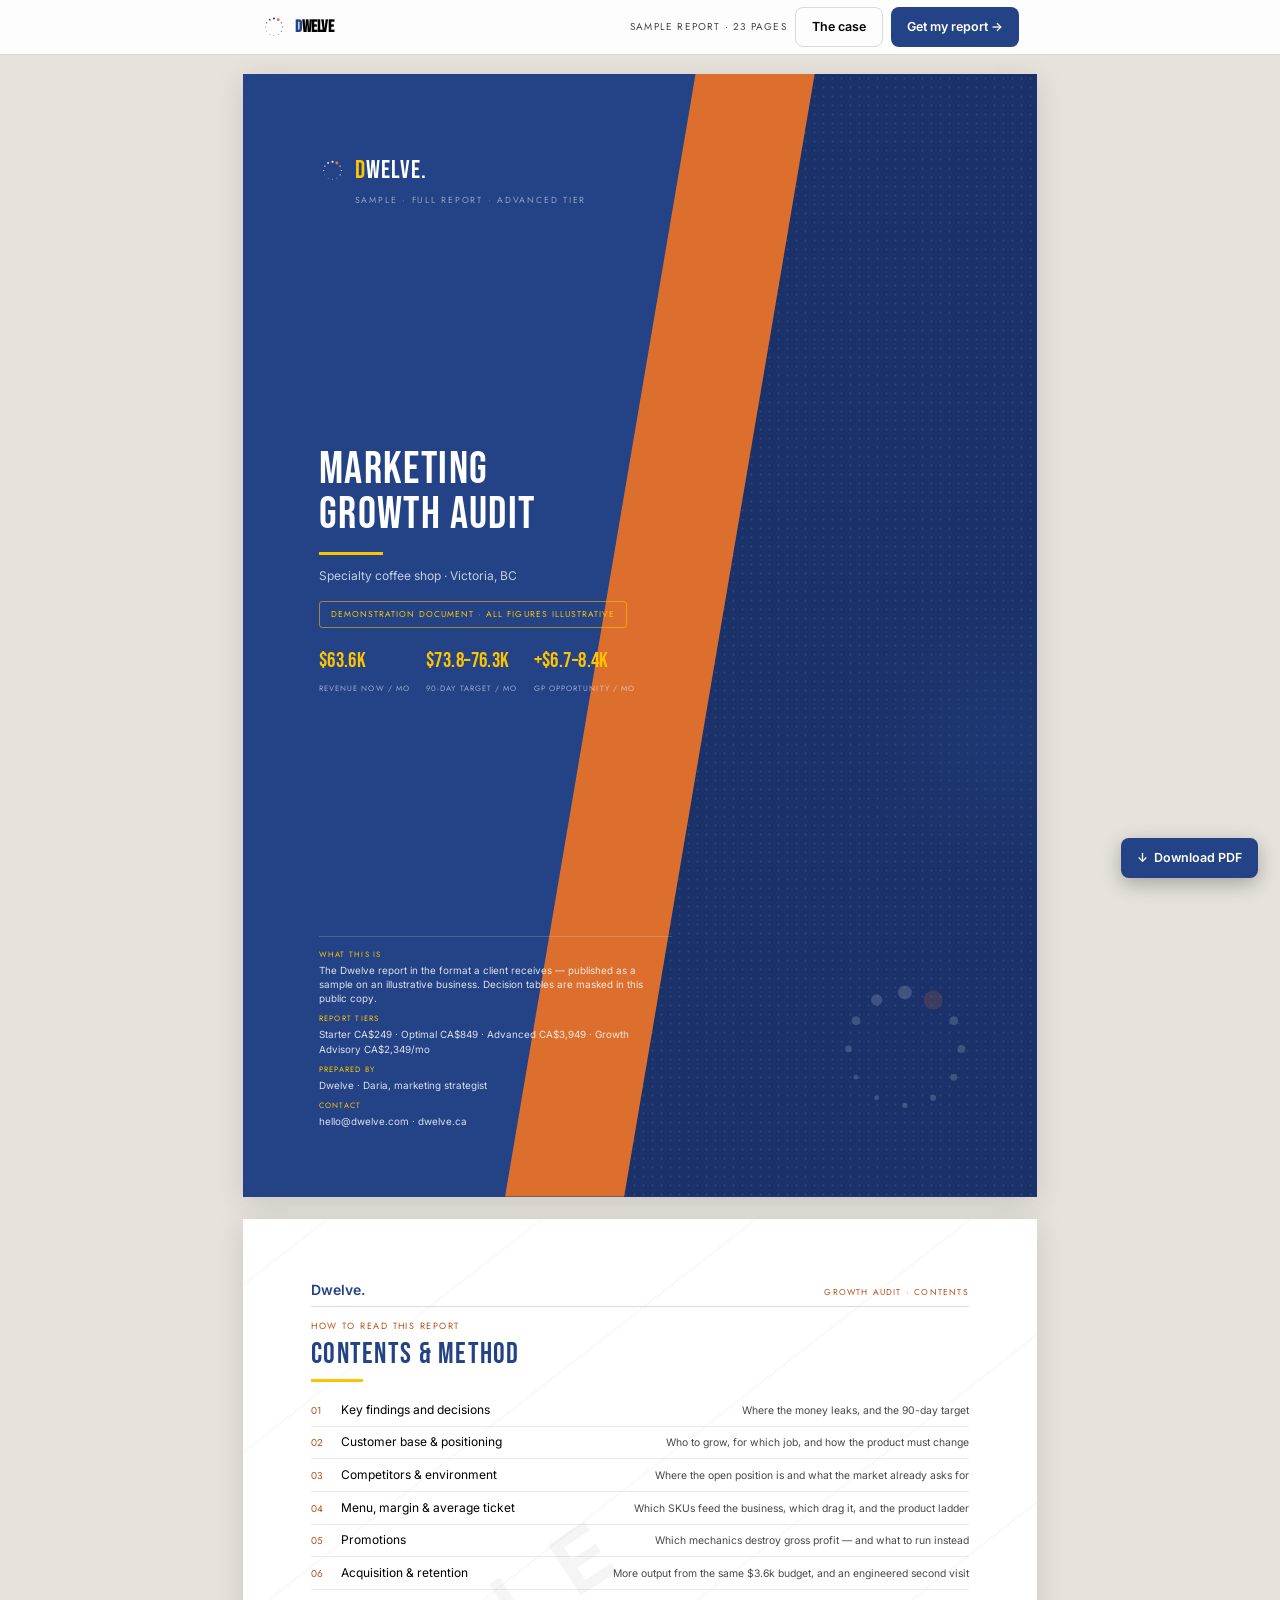
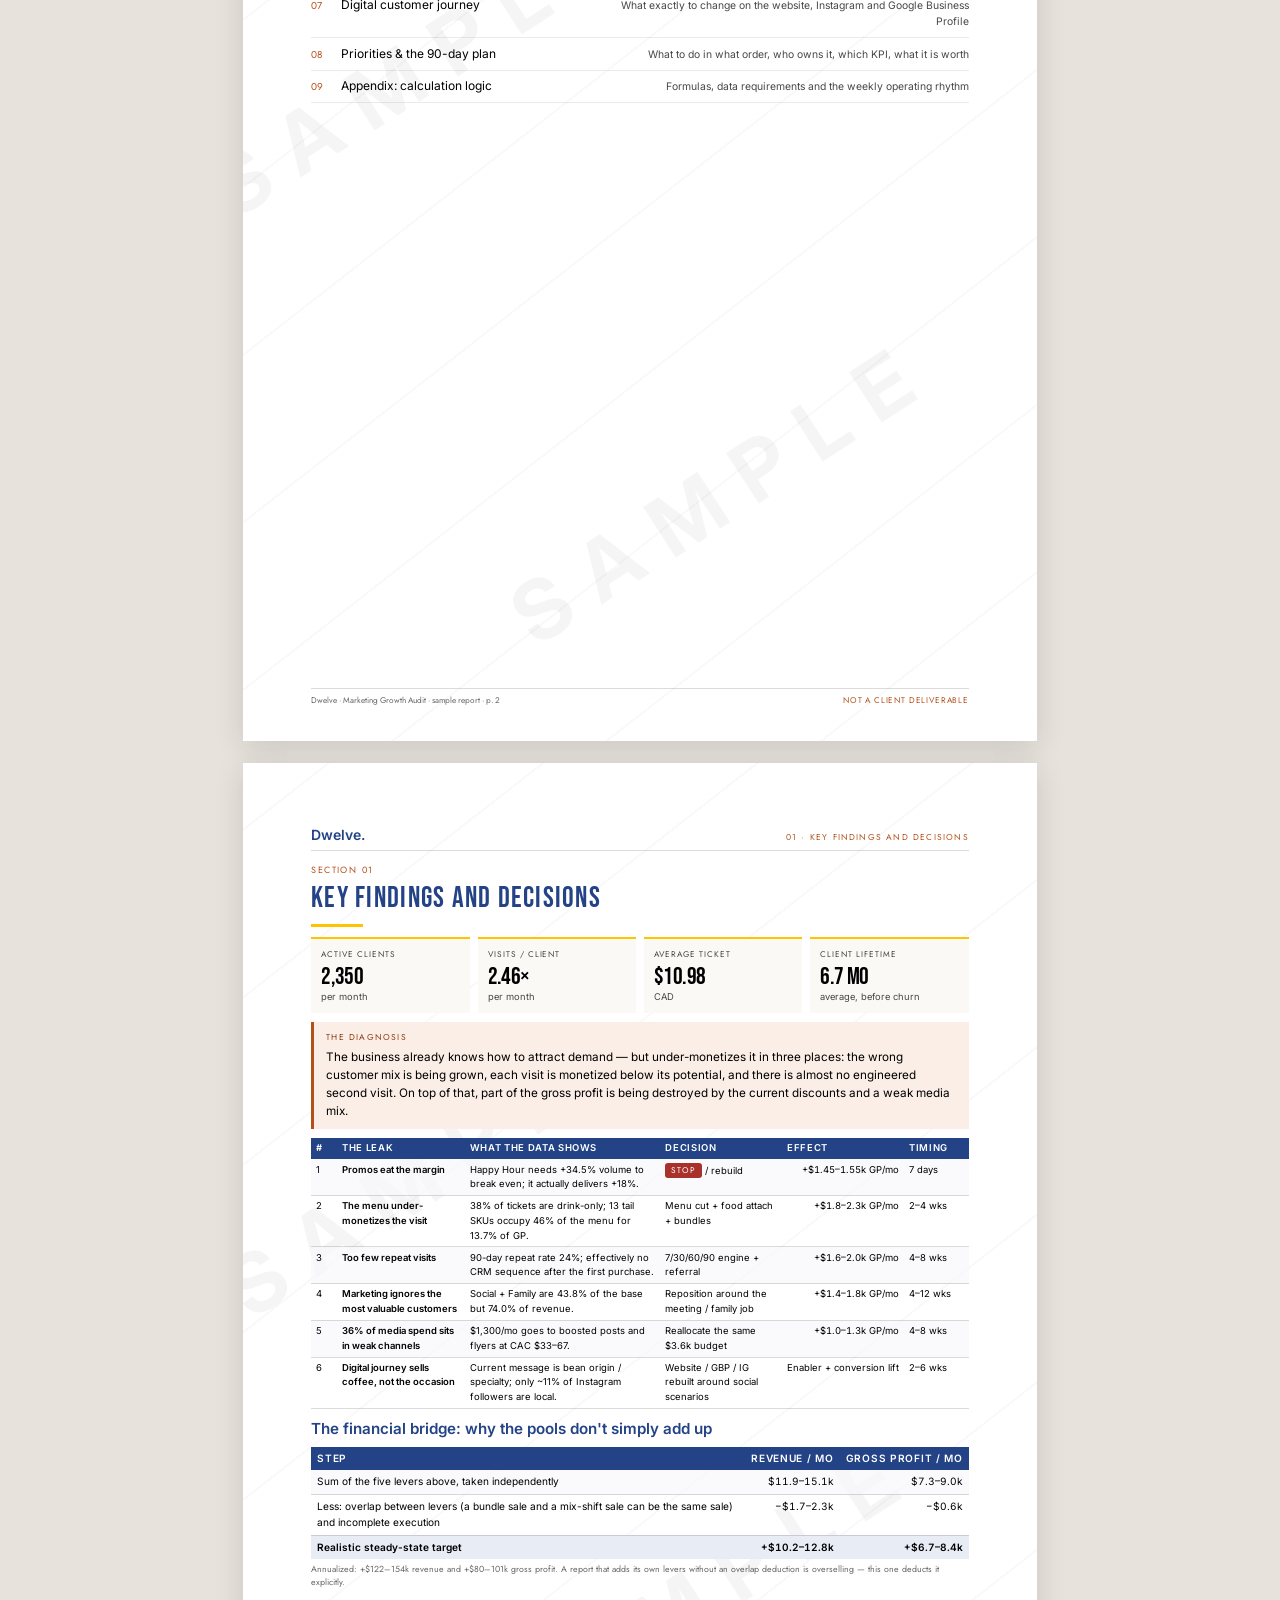
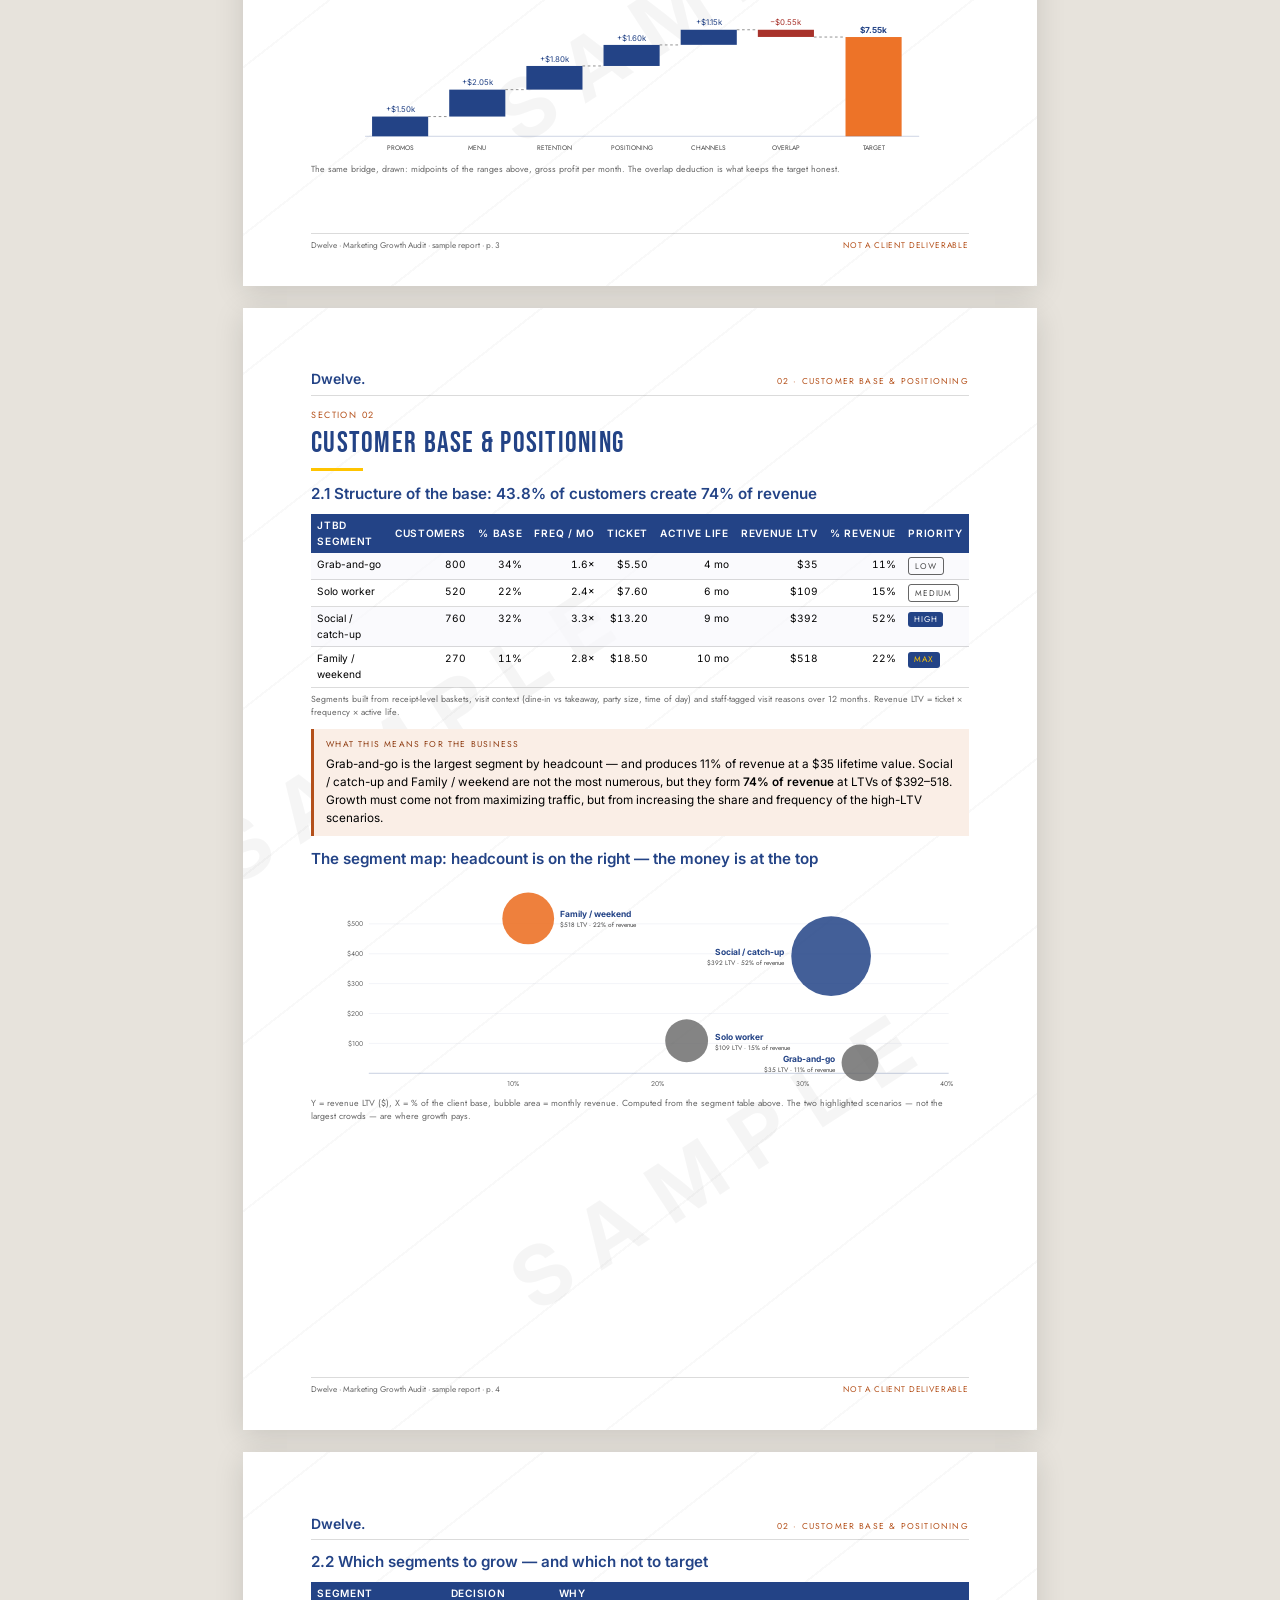
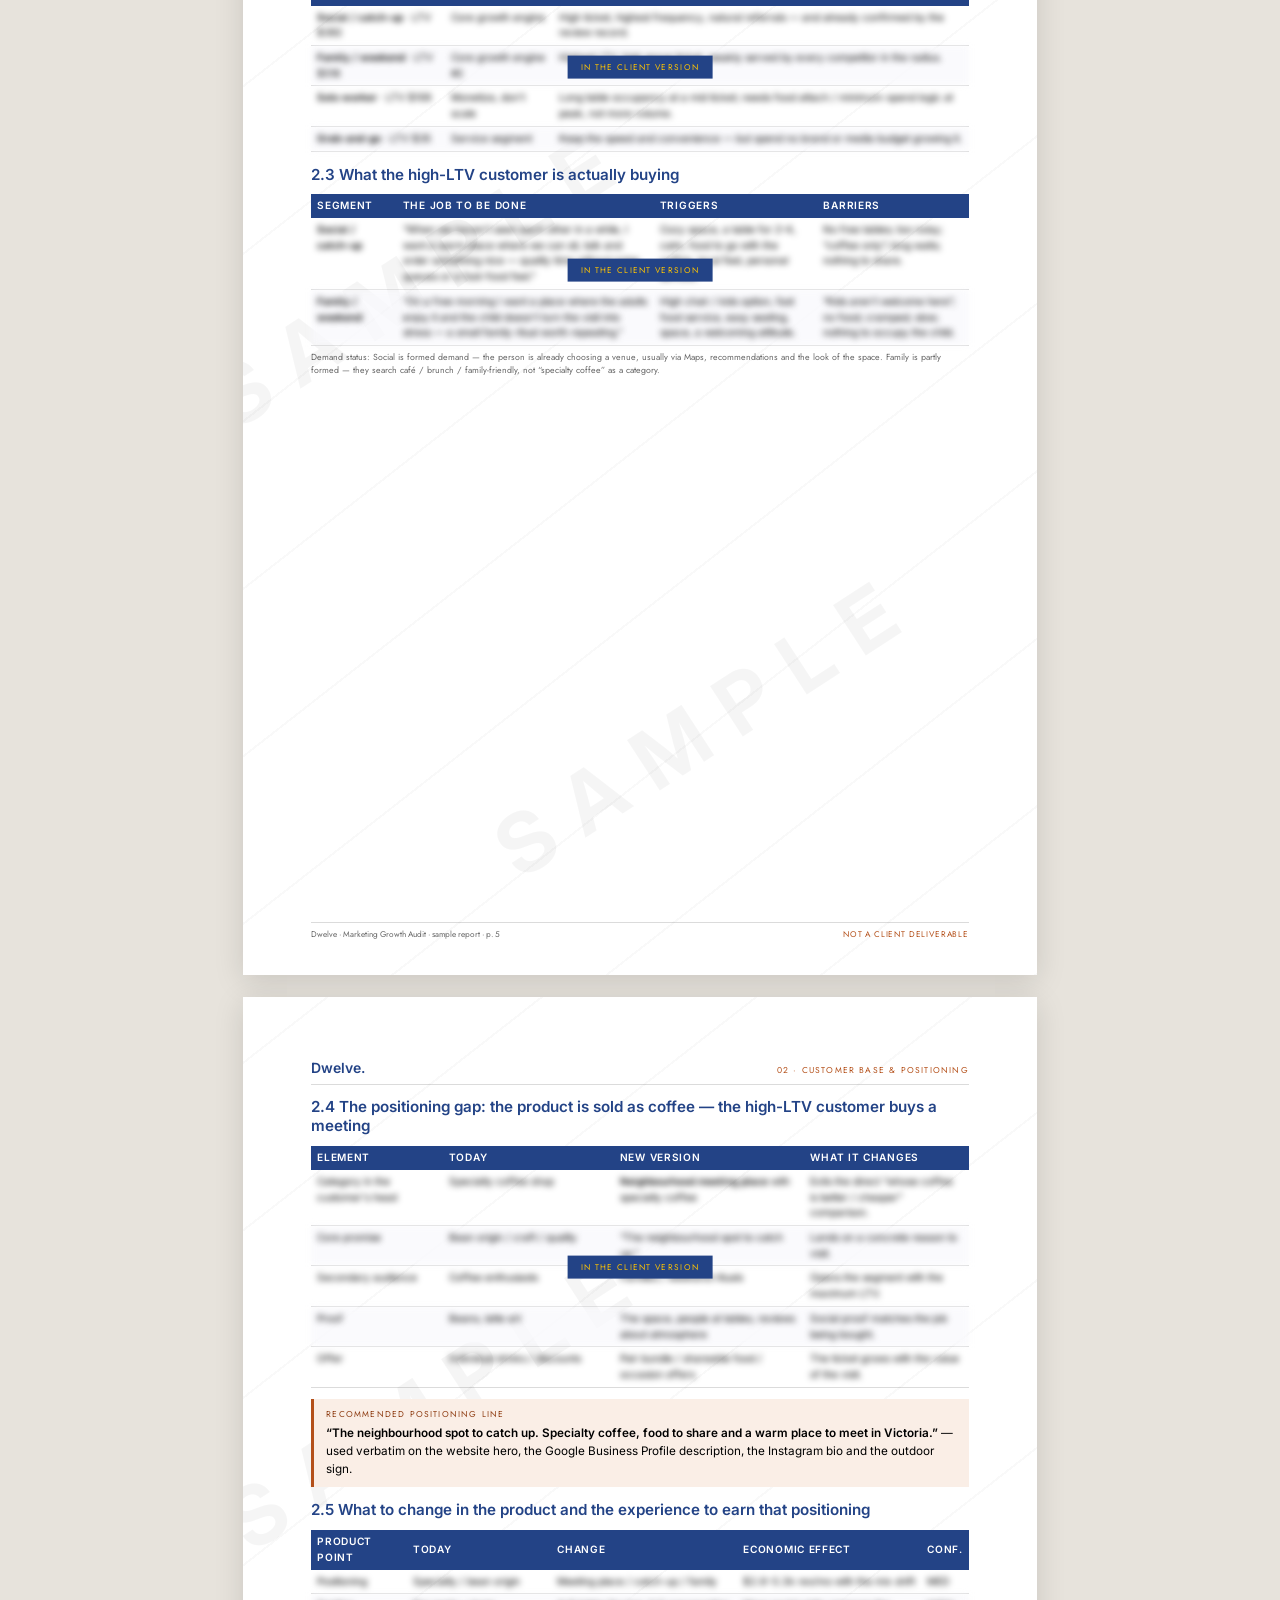
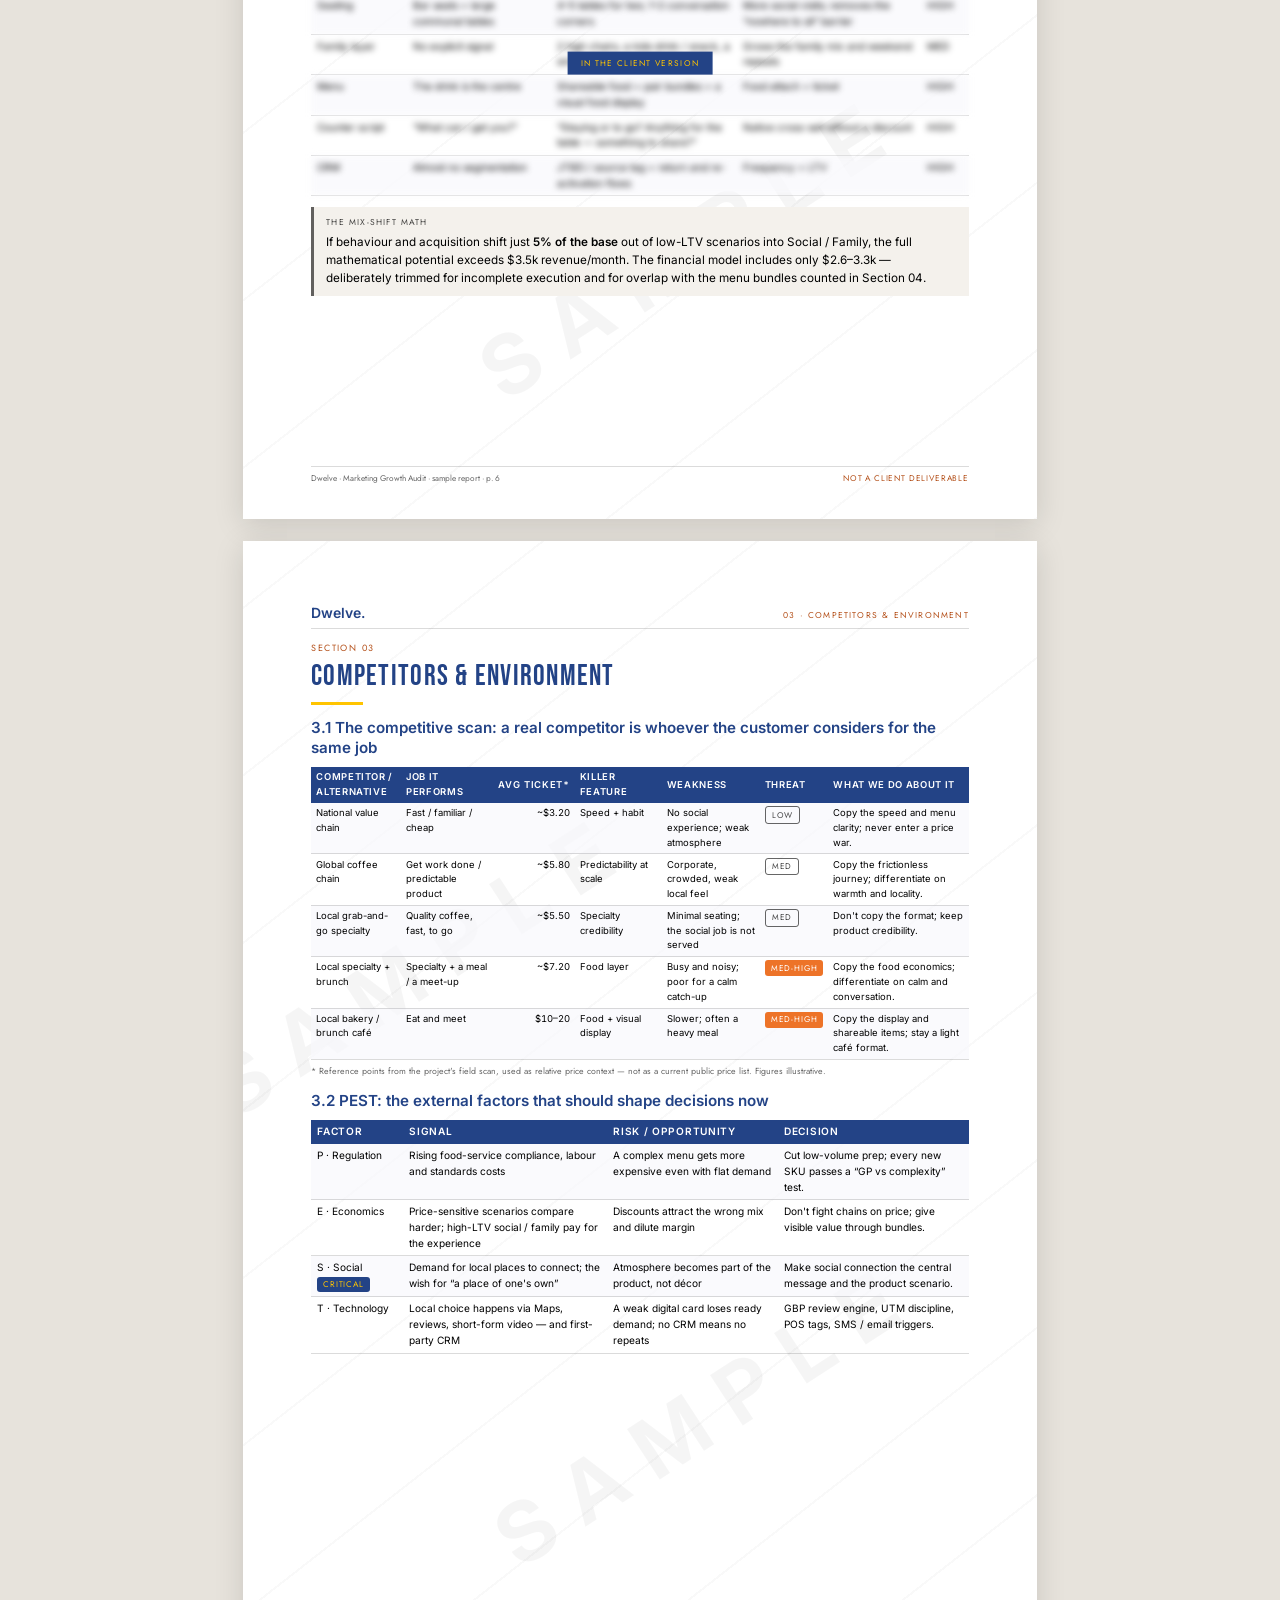
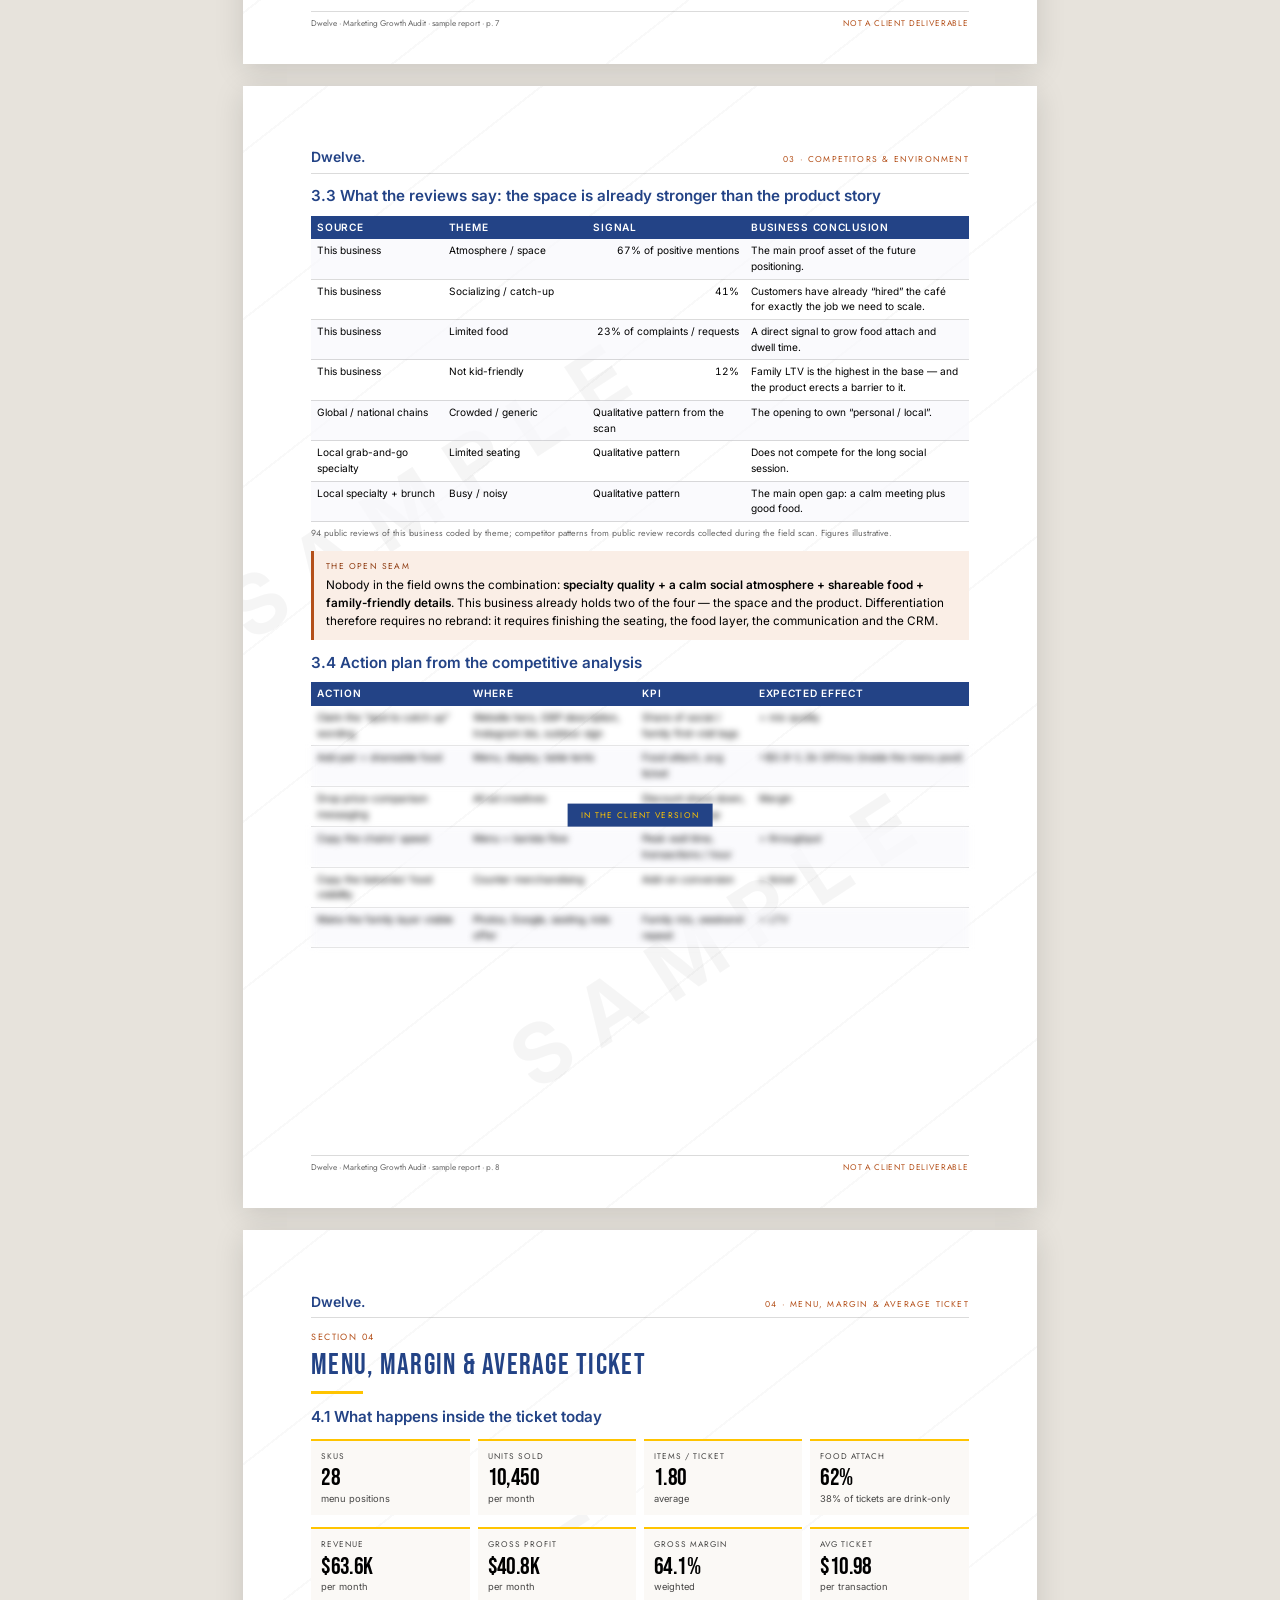
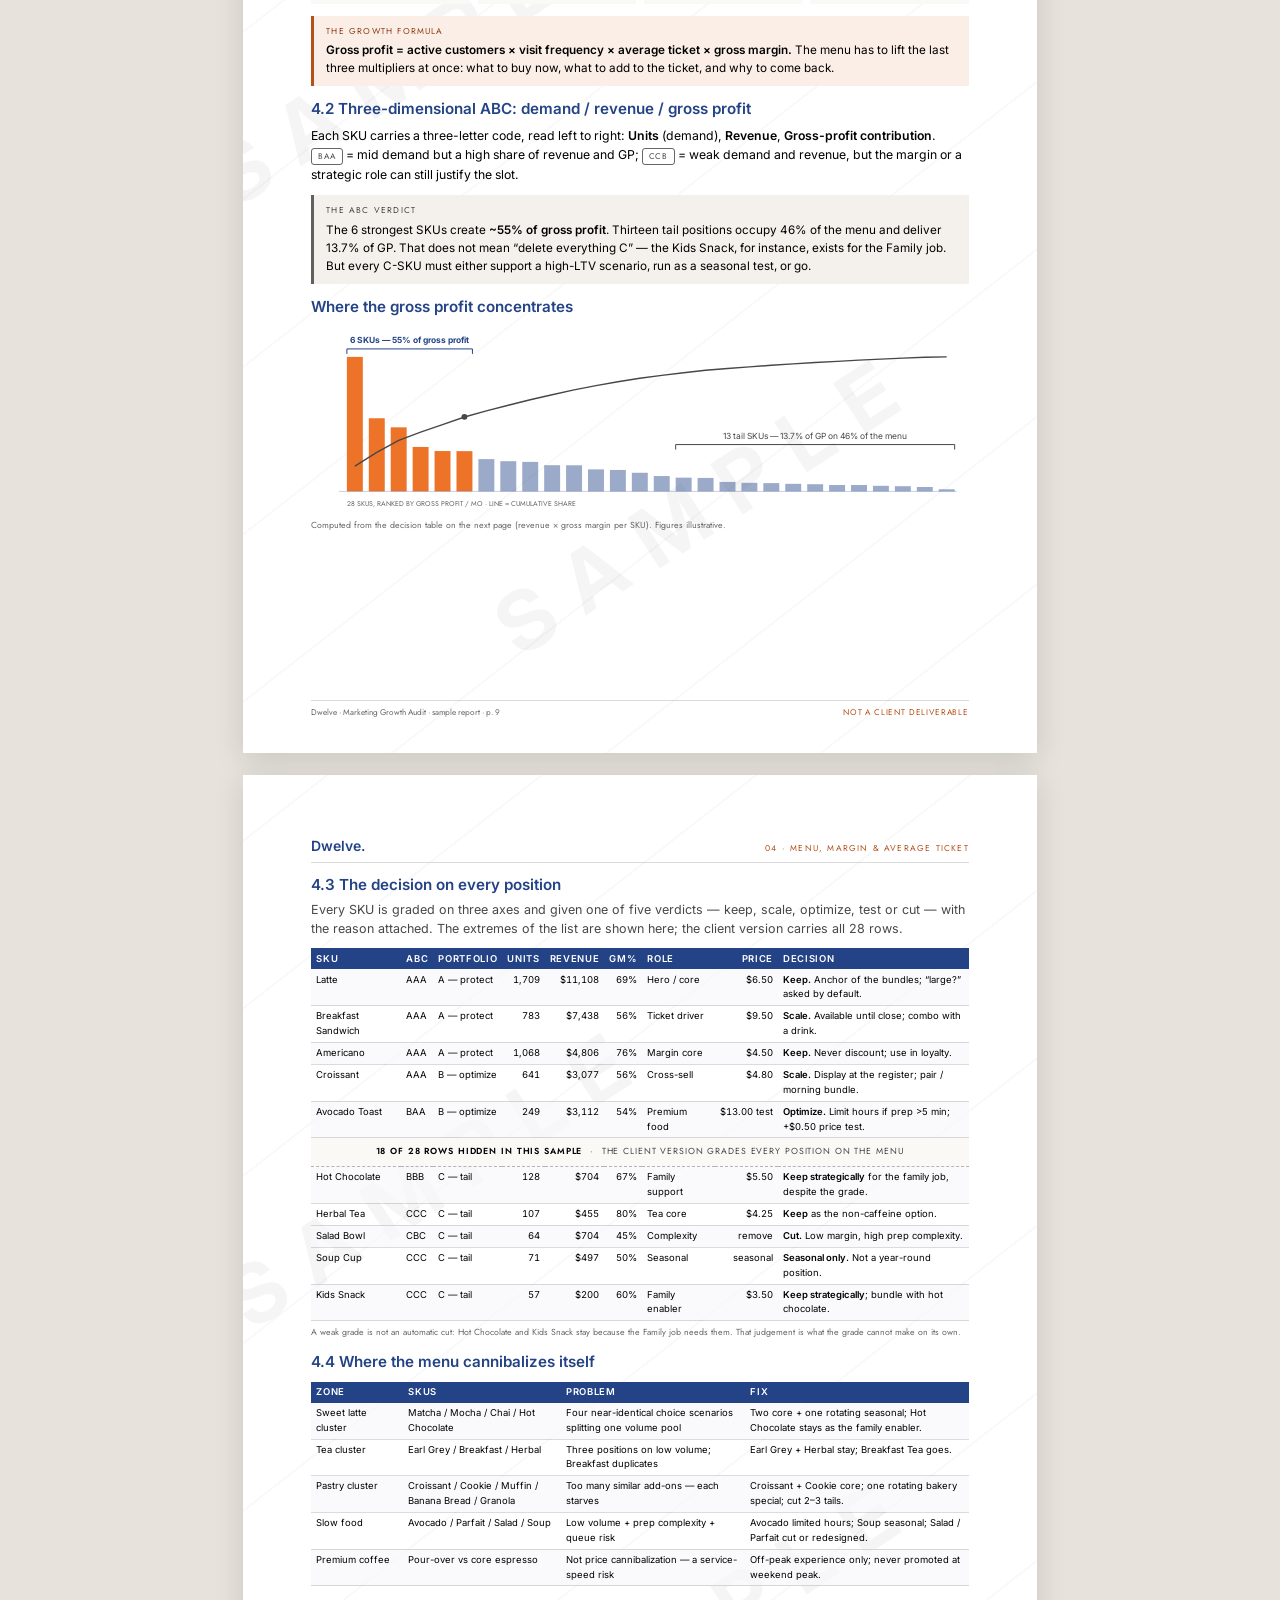
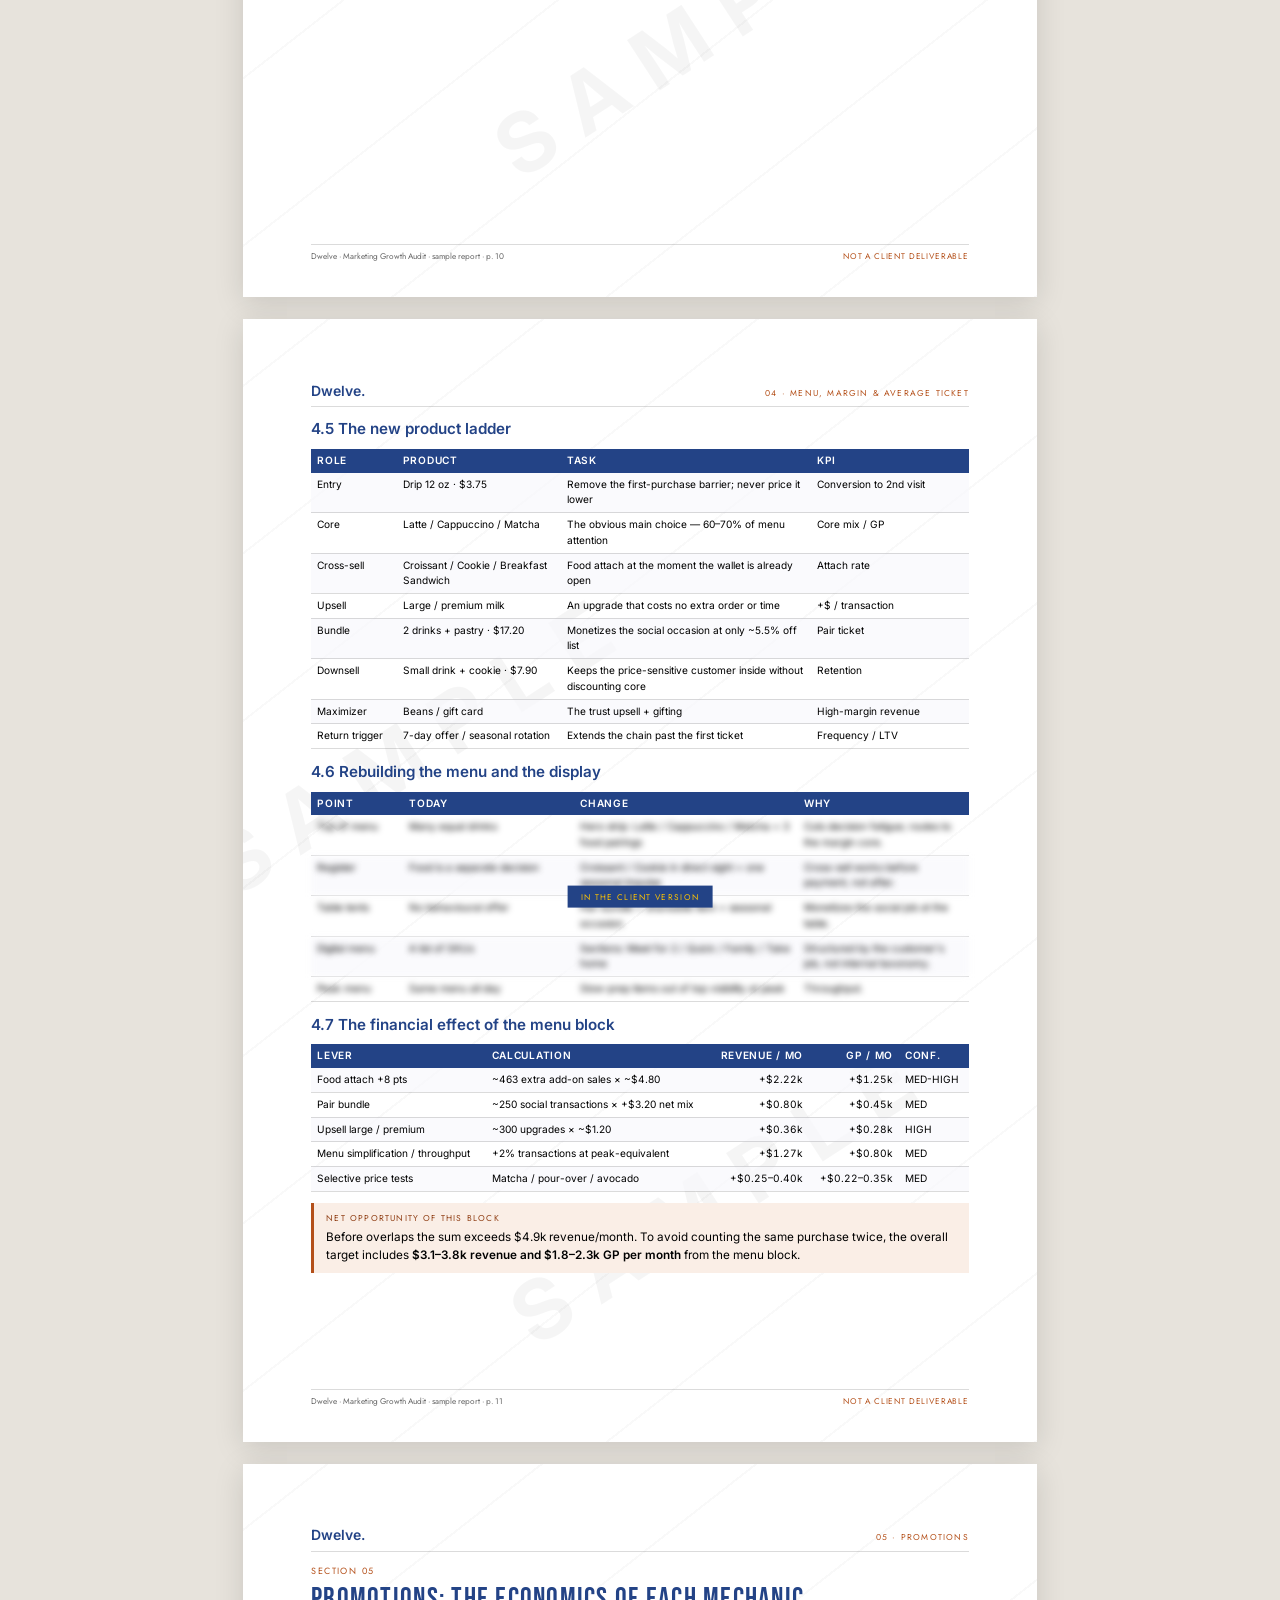
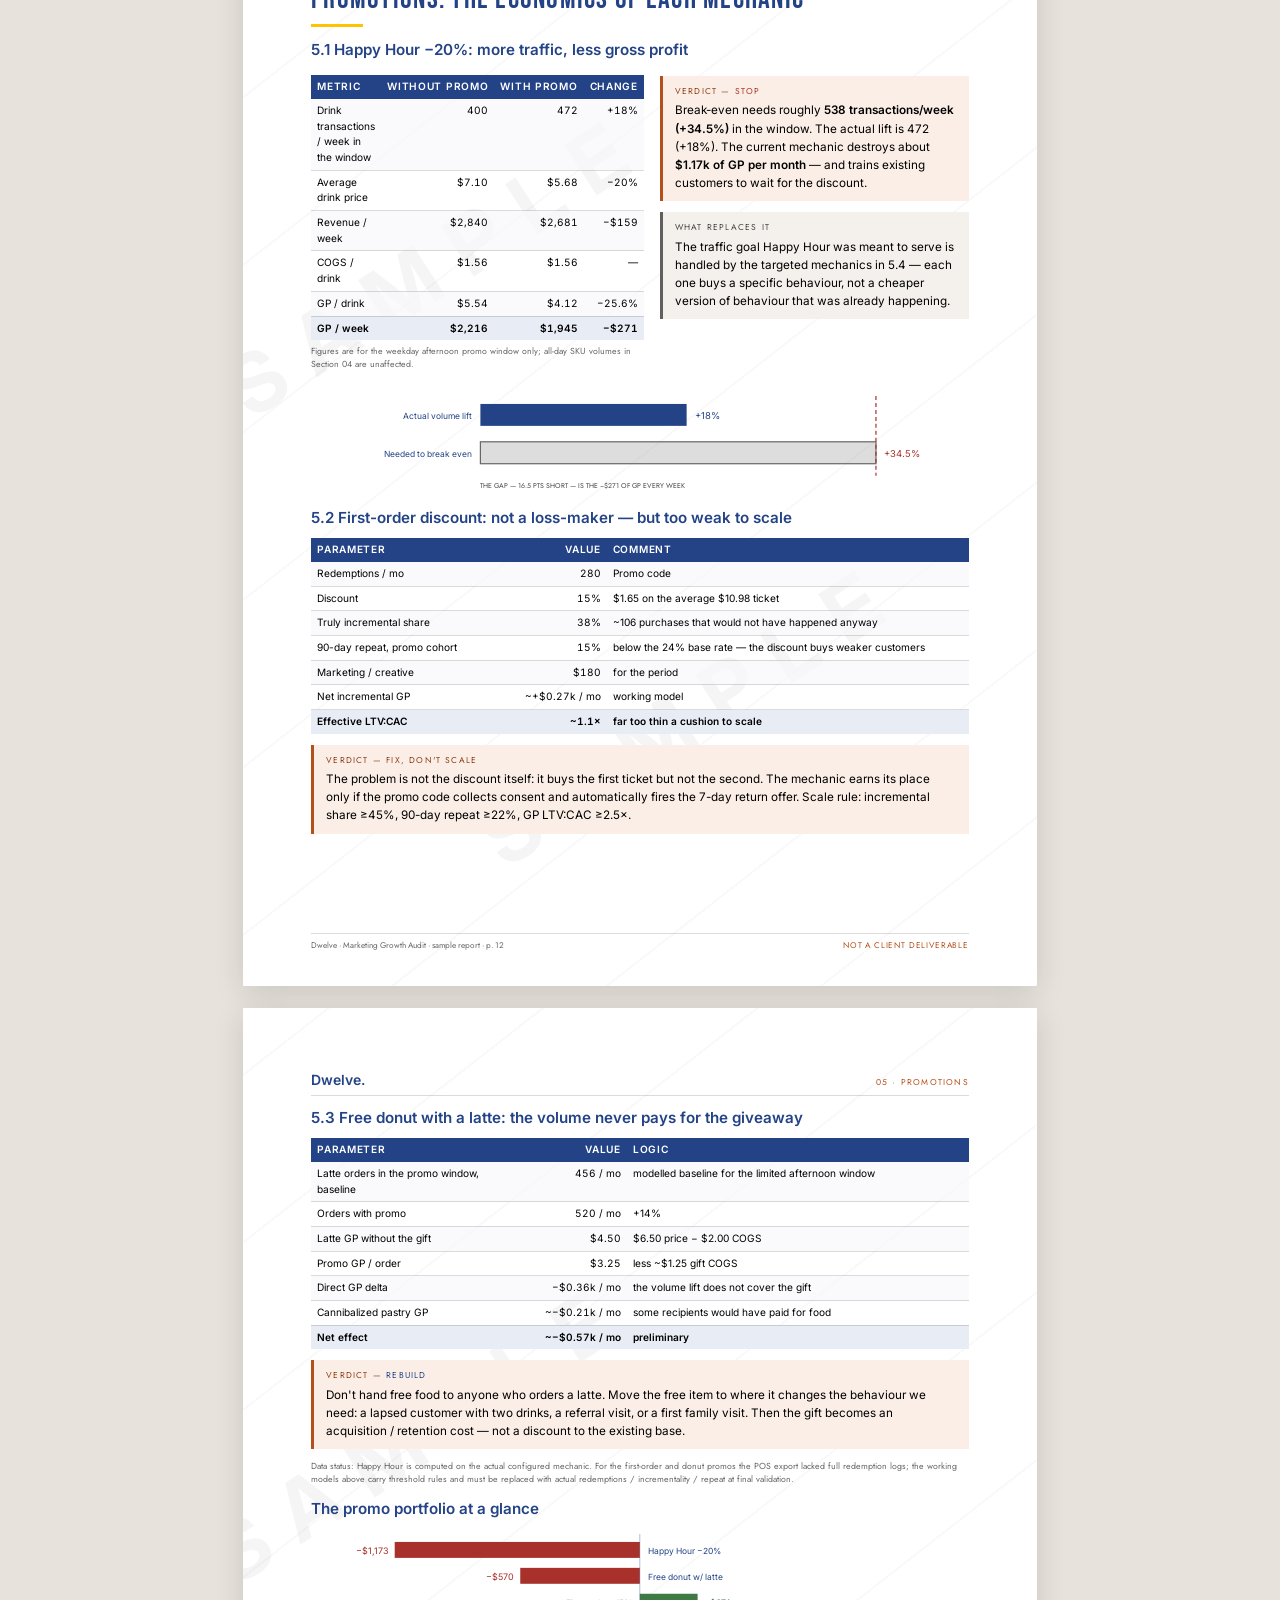
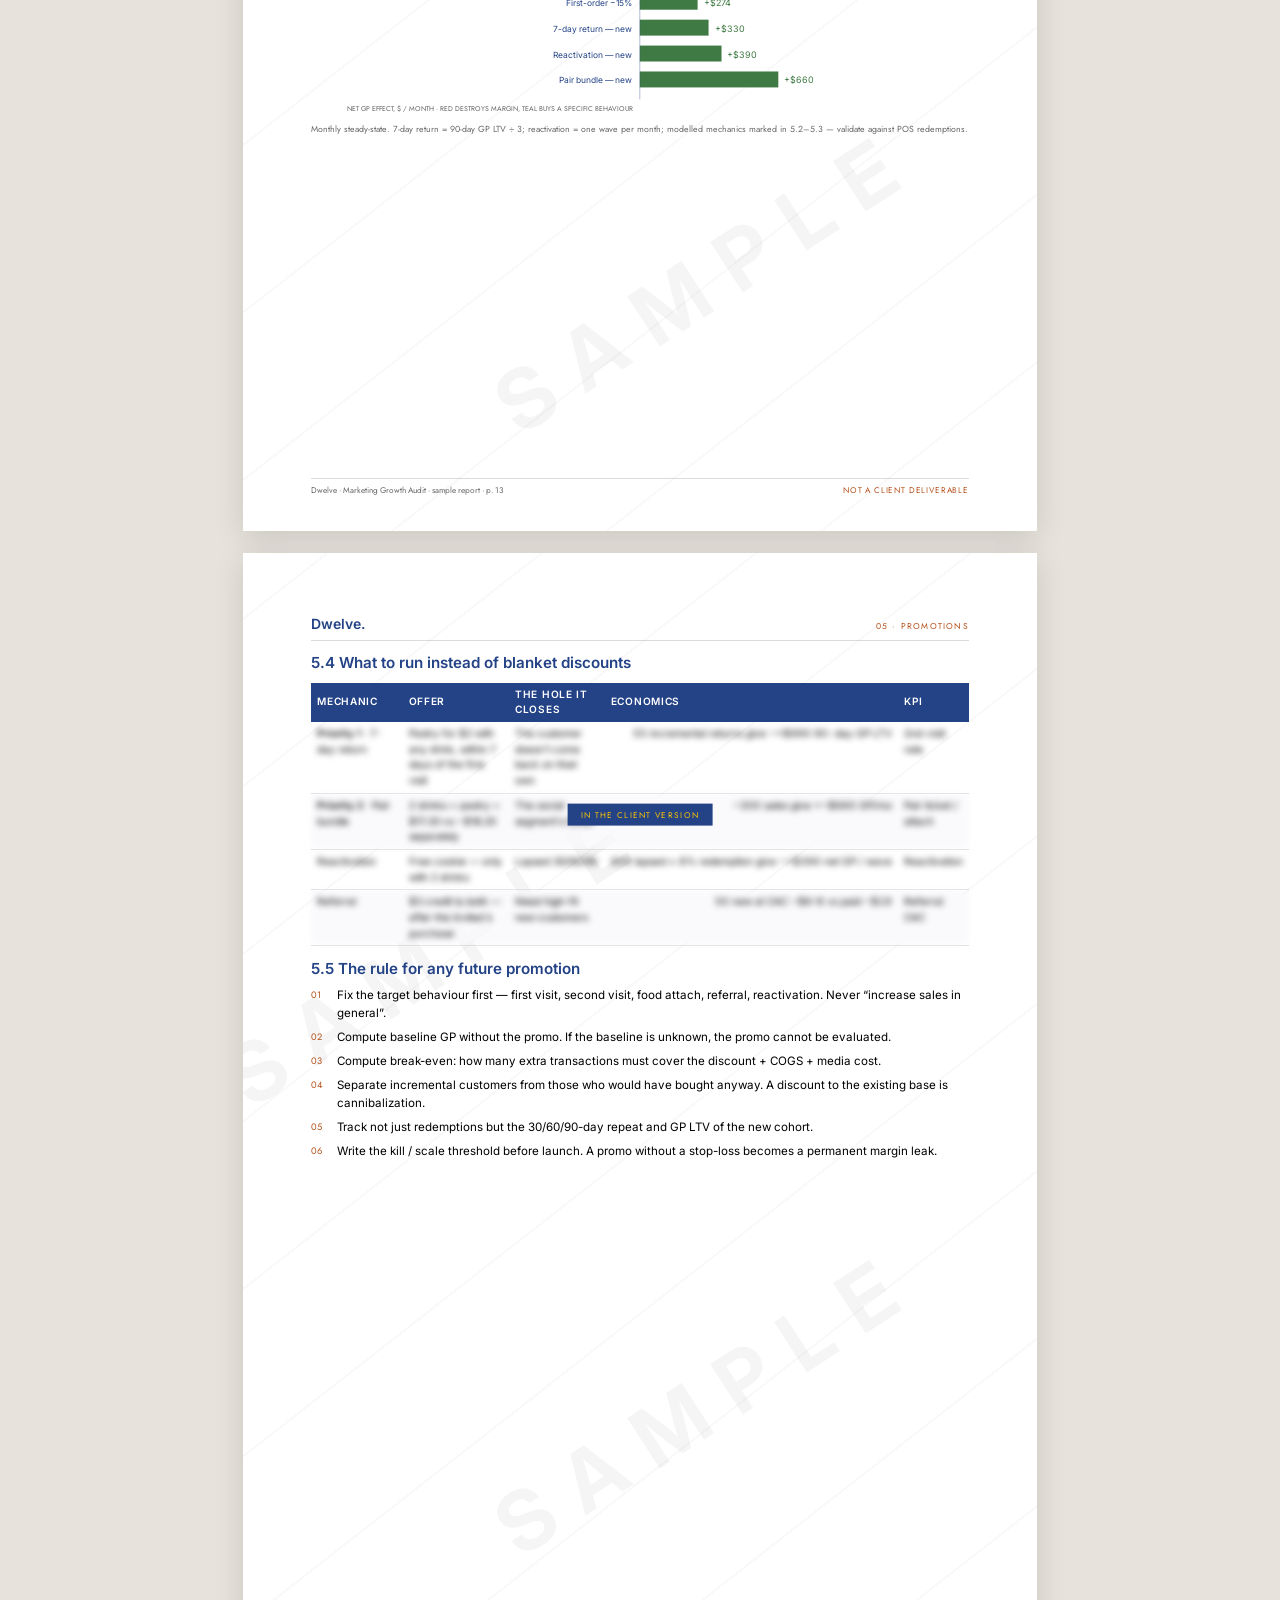
<file: sample-report.html>
<!DOCTYPE html>
<html lang="en">
<head>
<meta charset="utf-8">
<meta name="viewport" content="width=device-width, initial-scale=1.0">
<title>Sample Report — Marketing Growth Audit | Dwelve</title>
<meta name="description" content="The full Dwelve marketing growth audit in the format a client receives — 23 pages on an illustrative business. Diagnosis open, decision tables masked.">
<meta name="robots" content="index, follow">
<link rel="canonical" href="https://dwelve.ca/sample-report.html">
<meta property="og:site_name" content="Dwelve">
<meta property="og:title" content="Read the Whole Report Before You Buy — Dwelve">
<meta property="og:description" content="All 23 pages of a Dwelve marketing growth audit, in the exact format a client receives. The diagnosis is open; only the decision tables are held back.">
<meta property="og:type" content="article">
<meta property="og:locale" content="en_CA">
<meta property="og:url" content="https://dwelve.ca/sample-report.html">
<meta property="og:image" content="https://dwelve.ca/og-sample-report.png">
<meta property="og:image:width" content="1200">
<meta property="og:image:height" content="630">
<meta property="og:image:alt" content="Dwelve sample marketing growth audit — 23 pages, free, no email required.">
<meta name="twitter:card" content="summary_large_image">
<meta name="twitter:title" content="Read the Whole Report Before You Buy — Dwelve">
<meta name="twitter:description" content="All 23 pages, in the exact format a client receives. Free, no email required.">
<meta name="twitter:image" content="https://dwelve.ca/og-sample-report.png">
<link rel="preconnect" href="https://fonts.googleapis.com">
<link rel="preconnect" href="https://fonts.gstatic.com" crossorigin>
<link href="https://fonts.googleapis.com/css2?family=Bebas+Neue&family=Caveat:wght@600&family=Inter:wght@400;500;600;700&family=Jost:wght@400;500&family=Playfair+Display:wght@700;900&display=swap" rel="stylesheet">
<link rel="icon" type="image/svg+xml" href="data:image/svg+xml,%3Csvg xmlns='http://www.w3.org/2000/svg' viewBox='0 0 200 200'%3E%3Cg transform='translate(100,100)'%3E%3Ccircle cx='0' cy='-60' r='13' fill='%23234386'/%3E%3Ccircle cx='30' cy='-52' r='17' fill='%23ffc400'/%3E%3Ccircle cx='52' cy='-30' r='9' fill='%23234386'/%3E%3Ccircle cx='60' cy='0' r='8' fill='%23234386'/%3E%3Ccircle cx='52' cy='30' r='7.5' fill='%23234386'/%3E%3Ccircle cx='30' cy='52' r='7' fill='%23234386'/%3E%3Ccircle cx='0' cy='60' r='6.5' fill='%23234386'/%3E%3Ccircle cx='-30' cy='52' r='6.5' fill='%23234386'/%3E%3Ccircle cx='-52' cy='30' r='6.5' fill='%23234386'/%3E%3Ccircle cx='-60' cy='0' r='7.5' fill='%23234386'/%3E%3Ccircle cx='-52' cy='-30' r='9' fill='%23234386'/%3E%3Ccircle cx='-30' cy='-52' r='11' fill='%23234386'/%3E%3C/g%3E%3C/svg%3E">
<meta name="theme-color" content="#234386">
<style>
/* ============================================================================
   DWELVE — SAMPLE MARKETING GROWTH AUDIT
   A4-paginated document that is also a readable web page.
   Print keeps exact A4 geometry; screens under 800px unlock page height and
   let wide tables scroll, because this page is linked from the landing and
   most visitors will open it on a phone.
   ========================================================================== */
@page { size: A4; margin: 0; }
*, *::before, *::after { box-sizing: border-box; margin: 0; padding: 0; }
html { -webkit-print-color-adjust: exact; print-color-adjust: exact; -webkit-text-size-adjust: 100%; }

:root{
  /* Dwelve brand system — see docs/DWELVE-BRANDBOOK.html. Indigo owns type
     and filled surfaces; warm colours are fills and rules only. --orange is
     the readable shade (4.9:1 on cream); --orange-bright is decoration.
     --teal/--red are data semantics (gain/loss), derived from sage and
     orange so they stay inside the family. */
  --ink:#000000; --muted:rgba(0,0,0,.72); --pale:rgba(0,0,0,.6);
  --indigo:#234386; --honey:#ffc400;
  --orange:#b4501a; --orange-bright:#ed7328;
  --orange-pale:#faeee6; --orange-deep:#8f3d13;
  --blue:#234386; --blue-pale:#e7ecf5; --blue-deep:#1a3269;
  --sage:#a2d3a6; --sand:#d2b68c; --sky:#6aa8dc;
  --teal:#3f7a44; --red:#a8322b;
  --white:#FFFFFF; --cream:#fbf9f6; --tint:#fbf9f6; --slate:#f4f1ec;
  --line:rgba(0,0,0,.14); --line-soft:rgba(0,0,0,.08);
  --f-display:'Bebas Neue','Oswald',sans-serif;
  --f-mega:'Playfair Display',Georgia,serif;
  --f-body:'Inter',system-ui,-apple-system,'Segoe UI',Roboto,sans-serif;
  --f-mono:'Jost',Futura,'Century Gothic',ui-sans-serif,sans-serif;
}

body { font-family: var(--f-body); color: var(--ink); background: var(--white);
       font-size: 9.2pt; line-height: 1.55; -webkit-font-smoothing: antialiased; }
img, svg { display: block; max-width: 100%; }
a { color: inherit; }

/* ---------- page ---------- */
.page { position: relative; width: 210mm; height: 297mm; padding: 16mm 18mm 14mm;
        background: var(--white); overflow: hidden; page-break-after: always; }
.page:last-child { page-break-after: auto; }

/* Density relief for a page that carries more than the others. §1 stacks four tiles, a
   callout, a six-row leak table, the bridge table and a waterfall chart; at the default
   rhythm its closing source note ran 8.9mm past the footer and was silently clipped
   (.page is overflow:hidden). Scoped so the other 22 pages keep the standard rhythm. */
.page.tight .tiles   { margin: 9px 0; }
.page.tight h3       { margin: 10px 0 4px; }
.page.tight .callout { margin: 9px 0; }
.page.tight table.tbl{ margin: 8px 0 3px; }
.page.tight .chart   { margin: 7px 0 2px; }
.page.tight .chart svg { max-width: 88%; margin: 0 auto; }
.page.tight .src     { margin-top: 4px; }

/* Faint diagonal hairlines give the sheet materiality without competing with type. */
.mark { position: absolute; inset: 0; pointer-events: none; z-index: 0;
        background-image: repeating-linear-gradient(-38deg, rgba(0,0,0,.022) 0 2px,
                          transparent 2px 132px); }
.wm { position: absolute; inset: 0; pointer-events: none; z-index: 0; overflow: hidden; }
.wm span { position: absolute; font-family: var(--f-body); font-weight: 700; font-size: 62pt;
           letter-spacing: .3em; text-transform: uppercase; color: rgba(0,0,0,.038);
           transform: rotate(-33deg); white-space: nowrap; }
.page:not(.cover) > *:not(.mark):not(.wm):not(.foot) { position: relative; z-index: 1; }
.page > .foot { z-index: 1; }

/* ---------- type ---------- */
.kicker { font-family: var(--f-mono); font-size: 6.8pt; letter-spacing: .16em;
          text-transform: uppercase; color: var(--orange); margin-bottom: 7px; }
h1 { font-family: var(--f-display); font-weight: 400; font-size: 22pt; line-height: 1.04;
     letter-spacing: .043em; text-transform: uppercase; color: var(--indigo); }
/* 11.8pt is below the Bebas display floor, so section heads use Inter */
h3 { font-family: var(--f-body); font-weight: 600; font-size: 11.4pt; line-height: 1.3;
     color: var(--indigo); margin: 13px 0 5px; }
.rule { width: 52px; height: 3px; background: var(--honey); margin: 9px 0 10px; }
p { margin: 7px 0; }
b, strong { font-weight: 600; color: var(--ink); }
.lede b, .lede strong { color: var(--indigo); }
.lede { color: var(--muted); font-size: 9.4pt; }
.src { font-family: var(--f-mono); font-size: 6.6pt; color: var(--pale);
       margin-top: 5px; line-height: 1.45; }

/* ---------- KPI tiles ---------- */
.tiles { display: grid; grid-template-columns: repeat(4, 1fr); gap: 8px; margin: 12px 0; }
.tiles.three { grid-template-columns: repeat(3, 1fr); }
.tile { background: var(--tint); border-top: 2.5px solid var(--honey); padding: 9px 10px 10px; min-width: 0; }
.tile-l { font-family: var(--f-mono); font-size: 6.2pt; letter-spacing: .12em;
          text-transform: uppercase; color: var(--muted); }
.tile-v { font-family: var(--f-display); font-weight: 400; font-size: 18pt; line-height: 1.05; letter-spacing: .02em;
          margin: 3px 0 2px; letter-spacing: -.025em; font-variant-numeric: tabular-nums; }
.tile-n { font-size: 7pt; color: var(--muted); line-height: 1.35; }

/* ---------- callouts ---------- */
.callout { background: var(--orange-pale); border-left: 3px solid var(--orange);
           padding: 9px 12px; margin: 11px 0; }
.callout.quiet { background: var(--slate); border-left-color: var(--pale); }
.callout-t { font-family: var(--f-mono); font-size: 6.4pt; letter-spacing: .14em;
             text-transform: uppercase; color: var(--orange-deep); margin-bottom: 3px; }
.callout.quiet .callout-t { color: var(--muted); }
.callout p { margin: 0; font-size: 8.8pt; }

/* ---------- tables ---------- */
table.tbl { width: 100%; border-collapse: collapse; margin: 10px 0 4px; font-size: 8.4pt; }
table.tbl th { background: var(--indigo); color: var(--white); font-family: var(--f-body);
               font-weight: 600; font-size: 7.2pt; letter-spacing: .07em; text-transform: uppercase;
               text-align: left; padding: 6px 8px; }
table.tbl td { padding: 5.5px 8px; border-bottom: .6px solid var(--line); vertical-align: top; }
table.tbl tr:nth-child(even) td { background: rgba(248,249,252,.75); }
table.tbl .num { text-align: right; font-variant-numeric: tabular-nums; white-space: nowrap; }
table.tbl tr.tot td { background: var(--blue-pale); font-weight: 600; border-bottom: none; }
table.compact td, table.compact th { padding: 4px 6px; font-size: 7.6pt; }
table.xcompact td, table.xcompact th { padding: 3.2px 5px; font-size: 7.1pt; }
tr.masked td { background: var(--tint) !important; text-align: center; font-family: var(--f-mono);
               font-size: 6.6pt; letter-spacing: .1em; text-transform: uppercase; color: var(--muted);
               padding: 7px 8px; border-top: .8px dashed rgba(0,0,0,.28);
               border-bottom: .8px dashed rgba(0,0,0,.28); }
tr.masked td b { color: var(--ink); letter-spacing: .1em; }

/* Masked tables: the sample keeps the method (heading + column headers) and withholds the
   recipe. Chrome rasterizes blurred elements when printing, so the hidden text does not
   survive in the PDF text layer. */
.locked { position: relative; }
.locked table.tbl tbody { filter: blur(3.1px); }
.lockchip { position: absolute; left: 50%; top: 50%; transform: translate(-50%, -50%);
            background: var(--indigo); color: var(--honey); font-family: var(--f-mono);
            font-size: 6.2pt; letter-spacing: .16em; text-transform: uppercase;
            padding: 5px 13px; white-space: nowrap; z-index: 5; }

/* ---------- chips ---------- */
.chip { display: inline-block; font-family: var(--f-mono); font-size: 6.2pt; letter-spacing: .1em;
        text-transform: uppercase; padding: 1.5px 6px; border-radius: 3px; white-space: nowrap; }
.chip.stop  { background: var(--red);   color: var(--white); }
.chip.fix   { background: var(--orange-bright);color: var(--white); }
.chip.build { background: var(--blue);  color: var(--white); }
.chip.scale { background: var(--indigo);   color: var(--honey); }
.chip.line  { background: transparent; border: 1px solid var(--pale); color: var(--muted); }

/* ---------- lists ---------- */
ul.ticks { list-style: none; margin: 6px 0; }
ul.ticks li { position: relative; padding-left: 16px; margin: 5px 0; font-size: 8.8pt; }
ul.ticks li::before { content: ''; position: absolute; left: 1px; top: 6px; width: 5px; height: 5px;
                      background: var(--honey); border-radius: 50%; }
ol.rules { list-style: none; counter-reset: r; margin: 8px 0; }
ol.rules li { counter-increment: r; position: relative; padding-left: 26px; margin: 6px 0; font-size: 8.7pt; }
ol.rules li::before { content: counter(r, decimal-leading-zero); position: absolute; left: 0; top: 1px;
                      font-family: var(--f-mono); font-size: 7pt; color: var(--orange); }

/* ---------- page furniture ---------- */
.foot { position: absolute; left: 18mm; right: 18mm; bottom: 9mm; display: flex;
        justify-content: space-between; gap: 12px; font-family: var(--f-mono); font-size: 6.2pt;
        color: var(--pale); border-top: .6px solid var(--line); padding-top: 5px; }
.foot .warn { color: var(--orange); letter-spacing: .1em; text-transform: uppercase; }
.head { display: flex; justify-content: space-between; align-items: baseline; gap: 12px;
        border-bottom: .6px solid var(--line); padding-bottom: 5px; margin-bottom: 12px; }
.head .wm-word { font-family: var(--f-body); font-weight: 600; font-size: 10.5pt; letter-spacing: 0; color: var(--indigo); }
.head .wm-word i { font-style: normal; color: var(--indigo); }
.head .crumb { font-family: var(--f-mono); font-size: 6.4pt; letter-spacing: .14em;
               text-transform: uppercase; color: var(--orange); text-align: right; }

/* ---------- contents ---------- */
.toc { list-style: none; margin: 12px 0; }
.toc li { display: flex; align-items: baseline; gap: 10px; padding: 6.5px 0;
          border-bottom: .6px solid var(--line-soft); font-size: 9pt; }
.toc .n { font-family: var(--f-mono); font-size: 7.5pt; color: var(--orange); min-width: 20px; }
.toc .q { margin-left: auto; text-align: right; color: var(--muted); font-size: 7.8pt; max-width: 58%; }

/* ---------- cover ---------- */
.page.cover { background: var(--indigo); padding: 0; color: var(--white); }
.cover-fill { position: absolute; inset: 0; background: var(--blue-deep);
              clip-path: polygon(72% 0, 100% 0, 100% 100%, 48% 100%); }
.cover-fill::after { content: ''; position: absolute; inset: 0;
  background-image: url("data:image/svg+xml,%3Csvg xmlns='http://www.w3.org/2000/svg' width='9' height='9'%3E%3Ccircle cx='4.5' cy='4.5' r='0.9' fill='%23FFFFFF' fill-opacity='0.10'/%3E%3C/svg%3E"); }
.cover-wedge { position: absolute; inset: 0; background: var(--orange-bright);
               clip-path: polygon(57% 0, 72% 0, 48% 100%, 33% 100%); opacity: .92; }
.cover-glow { position: absolute; right: -14%; top: 46%; width: 78mm; height: 78mm;
              border-radius: 50%; background: radial-gradient(circle, rgba(35,67,134,.34), transparent 70%); }
.cover-logo { position: absolute; right: 12mm; bottom: 16mm; width: 46mm; height: 46mm; opacity: .16; }
.cover-col { position: absolute; inset: 0; width: 54%; padding: 22mm 0 18mm 20mm;
             display: flex; flex-direction: column; justify-content: space-between; }
.lockup { display: flex; align-items: center; gap: 9px; }
.lockup svg { width: 27px; height: 27px; flex-shrink: 0; }
.wordmark { font-family: var(--f-display); font-weight: 400; font-size: 19pt; text-transform: uppercase;
            letter-spacing: .043em; line-height: 1; color: var(--white); }
.wordmark i { font-style: normal; color: var(--honey); }
.cover-kicker { font-family: var(--f-mono); font-size: 6.6pt; letter-spacing: .2em;
                text-transform: uppercase; color: rgba(255,255,255,.5); margin: 10px 0 0 36px; }
.cover-title { font-family: var(--f-display); font-weight: 400; font-size: 34pt; line-height: 1;
               text-transform: uppercase; letter-spacing: .031em; color: var(--white); }
.cover-rule { width: 64px; height: 3px; background: var(--honey); margin: 14px 0 12px; }
.cover-sub { font-size: 9pt; color: rgba(255,255,255,.74); line-height: 1.55; margin: 0 0 16px; }
.cover-badge { display: inline-block; border: 1px solid rgba(255,196,0,.55); color: var(--honey);
               font-family: var(--f-mono); font-size: 6.4pt; letter-spacing: .12em;
               text-transform: uppercase; padding: 6px 11px; border-radius: 3px; }
.cover-stats { display: flex; gap: 16px; margin: 16px 0 0; }
.cover-stats b { display: block; font-family: var(--f-display); font-weight: 400; font-size: 16pt;
                 letter-spacing: .02em; color: var(--honey); white-space: nowrap;
                 font-variant-numeric: tabular-nums; }
.cover-stats span { font-family: var(--f-mono); font-size: 5.8pt; letter-spacing: .14em;
                    text-transform: uppercase; color: rgba(255,255,255,.55); white-space: nowrap; }
.cover-meta { border-top: 1px solid rgba(255,255,255,.18); padding-top: 12px;
              display: grid; grid-template-columns: 1fr; gap: 8px; }
/* honey, not --orange: the readable orange is tuned for cream, not indigo */
.cover-meta span { display: block; font-family: var(--f-mono); font-size: 5.8pt; letter-spacing: .16em;
                   text-transform: uppercase; color: var(--honey); margin-bottom: 2px; }
.cover-meta p { margin: 0; font-size: 7.4pt; color: rgba(255,255,255,.84); line-height: 1.45; }

/* ---------- layout helpers ---------- */
.two-col { display: grid; grid-template-columns: 1fr 1fr; gap: 16px; }
.chart { margin: 10px 0 2px; }
.chart svg { width: 100%; height: auto; }

/* ---------- before / after wireframes (§7) ---------- */
.ba { margin: 10px 0 2px; }
.ba-head { display: grid; grid-template-columns: 62px 1fr 1fr; gap: 8px; margin-bottom: 5px; }
.ba-head span { font-family: var(--f-mono); font-size: 6.2pt; letter-spacing: .16em;
                text-transform: uppercase; color: var(--muted); }
.ba-head span.aft { color: var(--orange); }
.ba-row { display: grid; grid-template-columns: 62px 1fr 1fr; gap: 8px; margin-bottom: 8px; align-items: stretch; }
.ba-lbl { font-family: var(--f-body); font-weight: 600; font-size: 7.6pt; color: var(--ink);
          display: flex; align-items: center; line-height: 1.2; }
.ba-cell { border: .6px solid var(--line); background: var(--white); height: 74px;
           overflow: hidden; position: relative; border-radius: 3px; }
.ba-cell.aft { border-top: 2.5px solid var(--orange); }
.ba-cell .inner { filter: blur(2.6px); padding: 7px 8px; }
.ba-bar2 { display: flex; gap: 3px; padding: 4px 6px; background: var(--tint); }
.ba-bar2 i { width: 4px; height: 4px; border-radius: 50%; background: rgba(74,74,90,.3); }
.mk-h { font-family: var(--f-body); font-weight: 600; font-size: 8pt; color: var(--muted); margin-bottom: 3px; }
.ba-cell.aft .mk-h { color: var(--ink); font-size: 8.6pt; }
.mk-p { font-size: 5.6pt; color: var(--muted); line-height: 1.35; }
.mk-btn { display: inline-block; font-size: 5.2pt; padding: 2.5px 7px; margin: 3px 4px 0 0;
          background: rgba(74,74,90,.14); color: var(--muted); border-radius: 2px; }
.ba-cell.aft .mk-btn.go { background: var(--indigo); color: var(--white); }
.mk-line { height: 3.5px; background: rgba(74,74,90,.12); margin: 3px 0; border-radius: 2px; }
.mk-tiles { display: grid; grid-template-columns: repeat(3,1fr); gap: 3px; margin-top: 4px; }
.mk-tiles i { display: block; height: 13px; background: var(--tint); border: .5px solid var(--line-soft); }
.mk-dots { display: flex; gap: 4px; margin: 4px 0; }
.mk-dots i { width: 11px; height: 11px; border-radius: 50%; border: .7px solid rgba(74,74,90,.34); }
.ba-cell.aft .mk-dots i { border-color: var(--indigo); }

/* ---------- closing-page price cards ---------- */
.prices { display: grid; grid-template-columns: repeat(3, 1fr); gap: 10px; margin: 14px 0 6px; }
.prices > div { background: var(--tint); padding: 12px 12px 13px; border-top: 2.5px solid var(--orange); }
.prices .feat { background: var(--indigo); border-top-color: var(--honey); }
.prices .feat span, .prices .feat p { color: rgba(255,255,255,.78); }
.prices .feat b { color: var(--honey); }
.prices span { font-family: var(--f-mono); font-size: 6.4pt; letter-spacing: .12em;
               text-transform: uppercase; color: var(--muted); }
.prices b { display: block; font-family: var(--f-display); font-weight: 400; font-size: 16pt; letter-spacing: .02em; color: var(--indigo);
            margin: 4px 0 5px; }
.prices p { font-size: 7.6pt; color: var(--muted); margin: 0; line-height: 1.4; }

/* ---------- 90-day phases ---------- */
.phases { display: grid; grid-template-columns: repeat(4, 1fr); gap: 10px; margin: 12px 0 6px; }
.phase { background: var(--tint); border-top: 2.5px solid var(--orange); padding: 10px 11px 11px; }
.phase .pl { font-family: var(--f-mono); font-size: 6.2pt; letter-spacing: .12em;
             text-transform: uppercase; color: var(--muted); margin-bottom: 5px; }
.phase .pn { font-family: var(--f-body); font-weight: 600; font-size: 10.6pt; color: var(--indigo); margin-bottom: 5px; }
.phase p { font-size: 7.4pt; color: var(--muted); line-height: 1.45; margin: 0 0 7px; }
.phase .pv { font-family: var(--f-body); font-weight: 600; font-size: 9pt;
             font-variant-numeric: tabular-nums; }
.phase .pv span { display: block; font-family: var(--f-mono); font-weight: 400; font-size: 5.8pt;
                  letter-spacing: .1em; text-transform: uppercase; color: var(--muted); }
.phase.dark { background: var(--indigo); }
.phase.dark .pn { color: var(--white); }
.phase.dark p { color: rgba(255,255,255,.72); }
.phase.dark .pl, .phase.dark .pv span { color: rgba(255,255,255,.55); }
.phase.dark .pv { color: var(--honey); }

/* ============================ SCREEN CHROME ============================
   Print-only documents read badly in a browser tab. On screen the sheets sit
   on a tinted deck with a shadow, behind a slim bar that gets back to the site. */
.topbar, .print-btn, .mobile-note { display: none; }
@media screen {
  body { background: #e7e3dc; }
  .deck { padding: 74px 0 40px; }
  .page { margin: 0 auto 22px; box-shadow: 0 6px 28px rgba(0,0,0,.13); }
  .topbar { display: block; position: fixed; top: 0; left: 0; right: 0; z-index: 60;
            background: rgba(255,255,255,.92); backdrop-filter: blur(10px);
            border-bottom: 1px solid var(--line); }
  .topbar-in { max-width: 210mm; margin: 0 auto; padding: 0 18px; height: 54px;
               display: flex; align-items: center; justify-content: space-between; gap: 14px; }
  .tb-logo { display: flex; align-items: center; gap: 8px; font-family: var(--f-display);
             font-weight: 700; font-size: 17px; text-decoration: none; letter-spacing: -.01em; }
  .tb-logo i { font-style: normal; color: var(--indigo); }
  .tb-logo svg { width: 26px; height: 26px; }
  .tb-right { display: flex; align-items: center; gap: 8px; }
  .tb-tag { font-family: var(--f-mono); font-size: 10px; letter-spacing: .12em;
            text-transform: uppercase; color: var(--muted); }
  .btn { display: inline-flex; align-items: center; gap: 6px; font-family: var(--f-body);
         font-weight: 600; font-size: 12.5px; padding: 9px 16px; border-radius: 8px;
         text-decoration: none; cursor: pointer; border: none; min-height: 40px;
         transition: background .2s, color .2s, border-color .2s; }
  .btn-primary { background: var(--indigo); color: #fff; }
  .btn-primary:hover { background: var(--blue-deep); }
  .btn-ghost { background: transparent; border: 1.5px solid var(--line); color: var(--ink); }
  .btn-ghost:hover { border-color: var(--orange); color: var(--orange-deep); }
  .print-btn { display: inline-flex; position: fixed; right: 22px; bottom: 22px; z-index: 60;
               background: var(--indigo); color: #fff; box-shadow: 0 6px 20px rgba(0,0,0,.28); }
  .print-btn:hover { background: var(--blue-deep); }
}
@media screen and (max-width: 820px) {
  .deck { padding: 62px 0 28px; }
  /* Unlock the A4 box: on a phone a fixed 210mm sheet is a horizontal scrollbar. */
  .page { width: 100%; height: auto; min-height: 0; overflow: visible;
          padding: 22px 18px 26px; margin-bottom: 12px; box-shadow: none;
          border-bottom: 6px solid #e7e3dc; }
  .page.cover { min-height: 78vh; }
  .cover-col { position: static; width: 100%; padding: 30px 20px 26px; }
  .cover-fill, .cover-wedge, .cover-glow, .cover-logo { display: none; }
  .cover-title { font-size: 34px; }
  .cover-stats { flex-wrap: wrap; gap: 14px 22px; }
  .foot { position: static; margin-top: 18px; flex-wrap: wrap; }
  .wm span { font-size: 40pt; }
  body { font-size: 13px; }
  h1 { font-size: 25px; } h3 { font-size: 17px; }
  .tile-v { font-size: 21px; } .callout p, .lede { font-size: 13px; }
  .tiles, .two-col, .phases, .prices { grid-template-columns: 1fr 1fr; }
  .ba-row, .ba-head { grid-template-columns: 52px 1fr 1fr; }
  /* Wide decision tables scroll inside their own box rather than the page body. */
  table.tbl { display: block; overflow-x: auto; -webkit-overflow-scrolling: touch;
              font-size: 12px; margin-bottom: 10px; }
  table.tbl > thead, table.tbl > tbody { display: table; width: 100%; min-width: 620px; }
  table.compact td, table.compact th,
  table.xcompact td, table.xcompact th { font-size: 11px; padding: 5px 7px; }
  .locked table.tbl tbody { filter: blur(2.6px); }
  .lockchip { font-size: 9px; }
  .mobile-note { display: block; font-family: var(--f-mono); font-size: 9.5px;
                 letter-spacing: .08em; text-transform: uppercase; color: var(--pale);
                 margin: -2px 0 8px; }
}
@media screen and (max-width: 520px) {
  .tiles, .two-col, .phases, .prices { grid-template-columns: 1fr; }
  .tb-tag { display: none; }
}
@media print {
  body { background: #fff; }
  .deck { padding: 0; }
  .page { margin: 0; box-shadow: none; }
}
</style>
</head>
<body>

<!-- Screen-only chrome: never printed. -->
<div class="topbar">
  <div class="topbar-in">
    <a class="tb-logo" href="index.html" aria-label="Dwelve — home">
      <svg viewBox="0 0 200 200" fill="none" aria-hidden="true"><g transform="translate(100,100)">
        <circle cx="0" cy="-65" r="8" fill="#234386"/><circle cx="32.5" cy="-56.29" r="11" fill="#ed7328"/>
        <circle cx="56.29" cy="-32.5" r="5" fill="#234386"/><circle cx="65" cy="0" r="4.5" fill="#234386"/>
        <circle cx="56.29" cy="32.5" r="4" fill="#234386"/><circle cx="32.5" cy="56.29" r="3.5" fill="#234386"/>
        <circle cx="0" cy="65" r="3" fill="#234386"/><circle cx="-32.5" cy="56.29" r="2.8" fill="#234386"/>
        <circle cx="-56.29" cy="32.5" r="2.8" fill="#234386"/><circle cx="-65" cy="0" r="3.8" fill="#234386"/>
        <circle cx="-56.29" cy="-32.5" r="5" fill="#234386"/><circle cx="-32.5" cy="-56.29" r="6.5" fill="#234386"/>
      </g></svg>
      <span><i>D</i>welve</span>
    </a>
    <div class="tb-right">
      <span class="tb-tag">Sample report &middot; 23 pages</span>
      <a class="btn btn-ghost" href="case-study.html">The case</a>
      <a class="btn btn-primary" href="index.html#pricing">Get my report &rarr;</a>
    </div>
  </div>
</div>

<div class="deck">

<!-- ========================================================== p1 COVER -->
<section class="page cover">
  <div class="cover-fill"></div>
  <div class="cover-wedge"></div>
  <div class="cover-glow"></div>
  <svg class="cover-logo" viewBox="0 0 200 200" fill="none" aria-hidden="true"><g transform="translate(100,100)">
    <circle cx="0" cy="-65" r="8" fill="#FFFFFF"/><circle cx="32.5" cy="-56.29" r="11" fill="#ed7328"/>
    <circle cx="56.29" cy="-32.5" r="5" fill="#FFFFFF"/><circle cx="65" cy="0" r="4.5" fill="#FFFFFF"/>
    <circle cx="56.29" cy="32.5" r="4" fill="#FFFFFF"/><circle cx="32.5" cy="56.29" r="3.5" fill="#FFFFFF"/>
    <circle cx="0" cy="65" r="3" fill="#FFFFFF"/><circle cx="-32.5" cy="56.29" r="2.8" fill="#FFFFFF"/>
    <circle cx="-56.29" cy="32.5" r="2.8" fill="#FFFFFF"/><circle cx="-65" cy="0" r="3.8" fill="#FFFFFF"/>
    <circle cx="-56.29" cy="-32.5" r="5" fill="#FFFFFF"/><circle cx="-32.5" cy="-56.29" r="6.5" fill="#FFFFFF"/>
  </g></svg>
  <div class="cover-col">
    <div>
      <div class="lockup">
        <svg viewBox="0 0 200 200" fill="none" aria-hidden="true"><g transform="translate(100,100)">
          <circle cx="0" cy="-65" r="8" fill="#FFFFFF"/><circle cx="32.5" cy="-56.29" r="11" fill="#ed7328"/>
          <circle cx="56.29" cy="-32.5" r="5" fill="#FFFFFF"/><circle cx="65" cy="0" r="4.5" fill="#FFFFFF"/>
          <circle cx="56.29" cy="32.5" r="4" fill="#FFFFFF"/><circle cx="32.5" cy="56.29" r="3.5" fill="#FFFFFF"/>
          <circle cx="0" cy="65" r="3" fill="#FFFFFF"/><circle cx="-32.5" cy="56.29" r="2.8" fill="#FFFFFF"/>
          <circle cx="-56.29" cy="32.5" r="2.8" fill="#FFFFFF"/><circle cx="-65" cy="0" r="3.8" fill="#FFFFFF"/>
          <circle cx="-56.29" cy="-32.5" r="5" fill="#FFFFFF"/><circle cx="-32.5" cy="-56.29" r="6.5" fill="#FFFFFF"/>
        </g></svg>
        <span class="wordmark"><i>D</i>welve.</span>
      </div>
      <div class="cover-kicker">Sample &middot; Full report &middot; Advanced tier</div>
    </div>
    <div>
      <h1 class="cover-title">Marketing<br>Growth Audit</h1>
      <div class="cover-rule"></div>
      <p class="cover-sub">Specialty coffee shop &middot; Victoria, BC</p>
      <div class="cover-badge">Demonstration document &middot; all figures illustrative</div>
      <div class="cover-stats">
        <div><b>$63.6k</b><span>Revenue now / mo</span></div>
        <div><b>$73.8&ndash;76.3k</b><span>90-day target / mo</span></div>
        <div><b>+$6.7&ndash;8.4k</b><span>GP opportunity / mo</span></div>
      </div>
    </div>
    <div class="cover-meta">
      <div><span>What this is</span><p>The Dwelve report in the format a client receives &mdash; published
        as a sample on an illustrative business. Decision tables are masked in this public copy.</p></div>
      <div><span>Report tiers</span><p>Starter CA$249 &middot; Optimal CA$849 &middot;
        Advanced CA$3,949 &middot; Growth Advisory CA$2,349/mo</p></div>
      <div><span>Prepared by</span><p>Dwelve &middot; Daria, marketing strategist</p></div>
      <div><span>Contact</span><p>hello@dwelve.com &middot; dwelve.ca</p></div>
    </div>
  </div>
</section>

<!-- ========================================================== p2 CONTENTS -->
<section class="page"><div class="mark" aria-hidden="true"></div>
  <div class="wm" aria-hidden="true"><span style="top:34%;left:-8%">Sample</span><span style="top:72%;left:30%">Sample</span></div>
  <div class="head"><span class="wm-word"><i>D</i>welve.</span><span class="crumb">Growth Audit &middot; Contents</span></div>
  <div class="kicker">How to read this report</div>
  <h1>Contents &amp; Method</h1><div class="rule"></div>

  <ul class="toc">
    <li><span class="n">01</span> Key findings and decisions <span class="q">Where the money leaks, and the 90-day target</span></li>
    <li><span class="n">02</span> Customer base &amp; positioning <span class="q">Who to grow, for which job, and how the product must change</span></li>
    <li><span class="n">03</span> Competitors &amp; environment <span class="q">Where the open position is and what the market already asks for</span></li>
    <li><span class="n">04</span> Menu, margin &amp; average ticket <span class="q">Which SKUs feed the business, which drag it, and the product ladder</span></li>
    <li><span class="n">05</span> Promotions <span class="q">Which mechanics destroy gross profit &mdash; and what to run instead</span></li>
    <li><span class="n">06</span> Acquisition &amp; retention <span class="q">More output from the same $3.6k budget, and an engineered second visit</span></li>
    <li><span class="n">07</span> Digital customer journey <span class="q">What exactly to change on the website, Instagram and Google Business Profile</span></li>
    <li><span class="n">08</span> Priorities &amp; the 90-day plan <span class="q">What to do in what order, who owns it, which KPI, what it is worth</span></li>
    <li><span class="n">09</span> Appendix: calculation logic <span class="q">Formulas, data requirements and the weekly operating rhythm</span></li>
  </ul>

  <div class="foot"><span>Dwelve &middot; Marketing Growth Audit &middot; sample report &middot; p. 2</span><span class="warn">Not a client deliverable</span></div>
</section>

<!-- ========================================================== p3 §1 KEY FINDINGS -->
<section class="page tight"><div class="mark" aria-hidden="true"></div>
  <div class="wm" aria-hidden="true"><span style="top:30%;left:-6%">Sample</span><span style="top:68%;left:28%">Sample</span></div>
  <div class="head"><span class="wm-word"><i>D</i>welve.</span><span class="crumb">01 &middot; Key findings and decisions</span></div>
  <div class="kicker">Section 01</div>
  <h1>Key Findings and Decisions</h1><div class="rule"></div>

  <div class="tiles">
    <div class="tile"><div class="tile-l">Active clients</div><div class="tile-v">2,350</div><div class="tile-n">per month</div></div>
    <div class="tile"><div class="tile-l">Visits / client</div><div class="tile-v">2.46&times;</div><div class="tile-n">per month</div></div>
    <div class="tile"><div class="tile-l">Average ticket</div><div class="tile-v">$10.98</div><div class="tile-n">CAD</div></div>
    <div class="tile"><div class="tile-l">Client lifetime</div><div class="tile-v">6.7 mo</div><div class="tile-n">average, before churn</div></div>
  </div>

  <div class="callout"><div class="callout-t">The diagnosis</div>
    <p>The business already knows how to attract demand &mdash; but under-monetizes it in three places:
    the wrong customer mix is being grown, each visit is monetized below its potential, and there is
    almost no engineered second visit. On top of that, part of the gross profit is being destroyed
    by the current discounts and a weak media mix.</p></div>

  <p class="mobile-note">Tables scroll sideways &rarr;</p>
  <table class="tbl xcompact">
    <tr><th style="width:4%">#</th><th style="width:20%">The leak</th><th style="width:31%">What the data shows</th><th style="width:19%">Decision</th><th style="width:16%">Effect</th><th style="width:10%">Timing</th></tr>
    <tr><td>1</td><td><b>Promos eat the margin</b></td><td>Happy Hour needs +34.5% volume to break even; it actually delivers +18%.</td><td><span class="chip stop">Stop</span> / rebuild</td><td class="num">+$1.45&ndash;1.55k GP/mo</td><td>7 days</td></tr>
    <tr><td>2</td><td><b>The menu under-monetizes the visit</b></td><td>38% of tickets are drink-only; 13 tail SKUs occupy 46% of the menu for 13.7% of GP.</td><td>Menu cut + food attach + bundles</td><td class="num">+$1.8&ndash;2.3k GP/mo</td><td>2&ndash;4 wks</td></tr>
    <tr><td>3</td><td><b>Too few repeat visits</b></td><td>90-day repeat rate 24%; effectively no CRM sequence after the first purchase.</td><td>7/30/60/90 engine + referral</td><td class="num">+$1.6&ndash;2.0k GP/mo</td><td>4&ndash;8 wks</td></tr>
    <tr><td>4</td><td><b>Marketing ignores the most valuable customers</b></td><td>Social + Family are 43.8% of the base but 74.0% of revenue.</td><td>Reposition around the meeting / family job</td><td class="num">+$1.4&ndash;1.8k GP/mo</td><td>4&ndash;12 wks</td></tr>
    <tr><td>5</td><td><b>36% of media spend sits in weak channels</b></td><td>$1,300/mo goes to boosted posts and flyers at CAC $33&ndash;67.</td><td>Reallocate the same $3.6k budget</td><td class="num">+$1.0&ndash;1.3k GP/mo</td><td>4&ndash;8 wks</td></tr>
    <tr><td>6</td><td><b>Digital journey sells coffee, not the occasion</b></td><td>Current message is bean origin / specialty; only ~11% of Instagram followers are local.</td><td>Website / GBP / IG rebuilt around social scenarios</td><td class="num">Enabler + conversion lift</td><td>2&ndash;6 wks</td></tr>
  </table>

  <h3>The financial bridge: why the pools don't simply add up</h3>
  <table class="tbl compact">
    <tr><th>Step</th><th class="num">Revenue / mo</th><th class="num">Gross profit / mo</th></tr>
    <tr><td>Sum of the five levers above, taken independently</td><td class="num">$11.9&ndash;15.1k</td><td class="num">$7.3&ndash;9.0k</td></tr>
    <tr><td>Less: overlap between levers (a bundle sale and a mix-shift sale can be the same sale) and incomplete execution</td><td class="num">&minus;$1.7&ndash;2.3k</td><td class="num">&minus;$0.6k</td></tr>
    <tr class="tot"><td>Realistic steady-state target</td><td class="num">+$10.2&ndash;12.8k</td><td class="num">+$6.7&ndash;8.4k</td></tr>
  </table>
  <p class="src">Annualized: +$122&ndash;154k revenue and +$80&ndash;101k gross profit. A report that adds its own
  levers without an overlap deduction is overselling &mdash; this one deducts it explicitly.</p>

  <div class="chart"><svg viewBox="0 0 660 186" role="img" aria-label="Gross-profit bridge from the five levers to the steady-state target: promos +$1.50k, menu +$2.05k, retention +$1.80k, positioning +$1.60k, channels +$1.15k, less $0.55k overlap, giving a $7.55k target.">
    <rect x="24" y="137.5" width="64" height="22.5" fill="#234386"/><text x="56" y="132.5" text-anchor="middle" font-family="Inter, sans-serif" font-size="9" fill="#234386">+$1.50k</text><text x="56" y="176" text-anchor="middle" font-family="Jost, sans-serif" font-size="7.5" fill="#474747">PROMOS</text>
    <line x1="88" y1="137.5" x2="112" y2="137.5" stroke="#666666" stroke-width="0.8" stroke-dasharray="3 3"/>
    <rect x="112" y="106.8" width="64" height="30.7" fill="#234386"/><text x="144" y="101.8" text-anchor="middle" font-family="Inter, sans-serif" font-size="9" fill="#234386">+$2.05k</text><text x="144" y="176" text-anchor="middle" font-family="Jost, sans-serif" font-size="7.5" fill="#474747">MENU</text>
    <line x1="176" y1="106.8" x2="200" y2="106.8" stroke="#666666" stroke-width="0.8" stroke-dasharray="3 3"/>
    <rect x="200" y="79.8" width="64" height="27" fill="#234386"/><text x="232" y="74.8" text-anchor="middle" font-family="Inter, sans-serif" font-size="9" fill="#234386">+$1.80k</text><text x="232" y="176" text-anchor="middle" font-family="Jost, sans-serif" font-size="7.5" fill="#474747">RETENTION</text>
    <line x1="264" y1="79.8" x2="288" y2="79.8" stroke="#666666" stroke-width="0.8" stroke-dasharray="3 3"/>
    <rect x="288" y="55.8" width="64" height="24" fill="#234386"/><text x="320" y="50.8" text-anchor="middle" font-family="Inter, sans-serif" font-size="9" fill="#234386">+$1.60k</text><text x="320" y="176" text-anchor="middle" font-family="Jost, sans-serif" font-size="7.5" fill="#474747">POSITIONING</text>
    <line x1="352" y1="55.8" x2="376" y2="55.8" stroke="#666666" stroke-width="0.8" stroke-dasharray="3 3"/>
    <rect x="376" y="38.5" width="64" height="17.2" fill="#234386"/><text x="408" y="33.5" text-anchor="middle" font-family="Inter, sans-serif" font-size="9" fill="#234386">+$1.15k</text><text x="408" y="176" text-anchor="middle" font-family="Jost, sans-serif" font-size="7.5" fill="#474747">CHANNELS</text>
    <line x1="440" y1="38.5" x2="464" y2="38.5" stroke="#666666" stroke-width="0.8" stroke-dasharray="3 3"/>
    <rect x="464" y="38.5" width="64" height="8.2" fill="#a8322b"/><text x="496" y="33.5" text-anchor="middle" font-family="Inter, sans-serif" font-size="9" fill="#a8322b">&#8722;$0.55k</text><text x="496" y="176" text-anchor="middle" font-family="Jost, sans-serif" font-size="7.5" fill="#474747">OVERLAP</text>
    <line x1="528" y1="46.8" x2="564" y2="46.8" stroke="#666666" stroke-width="0.8" stroke-dasharray="3 3"/>
    <rect x="564" y="46.8" width="64" height="113.2" fill="#ed7328"/><text x="596" y="41.8" text-anchor="middle" font-family="Inter, sans-serif" font-size="9.5" font-weight="bold" fill="#234386">$7.55k</text><text x="596" y="176" text-anchor="middle" font-family="Jost, sans-serif" font-size="7.5" fill="#474747">TARGET</text>
    <line x1="16" y1="160" x2="648" y2="160" stroke="#234386" stroke-opacity="0.25" stroke-width="1"/>
  </svg></div>
  <p class="src">The same bridge, drawn: midpoints of the ranges above, gross profit per month. The overlap deduction is what keeps the target honest.</p>

  <div class="foot"><span>Dwelve &middot; Marketing Growth Audit &middot; sample report &middot; p. 3</span><span class="warn">Not a client deliverable</span></div>
</section>

<!-- ========================================================== p4 §2 SEGMENTS -->
<section class="page"><div class="mark" aria-hidden="true"></div>
  <div class="wm" aria-hidden="true"><span style="top:32%;left:-8%">Sample</span><span style="top:70%;left:30%">Sample</span></div>
  <div class="head"><span class="wm-word"><i>D</i>welve.</span><span class="crumb">02 &middot; Customer base &amp; positioning</span></div>
  <div class="kicker">Section 02</div>
  <h1>Customer Base &amp; Positioning</h1><div class="rule"></div>

  <h3>2.1 Structure of the base: 43.8% of customers create 74% of revenue</h3>
  <p class="mobile-note">Table scrolls sideways &rarr;</p>
  <table class="tbl compact">
    <tr><th>JTBD segment</th><th class="num">Customers</th><th class="num">% base</th><th class="num">Freq / mo</th><th class="num">Ticket</th><th class="num">Active life</th><th class="num">Revenue LTV</th><th class="num">% revenue</th><th>Priority</th></tr>
    <tr><td>Grab-and-go</td><td class="num">800</td><td class="num">34%</td><td class="num">1.6&times;</td><td class="num">$5.50</td><td class="num">4 mo</td><td class="num">$35</td><td class="num">11%</td><td><span class="chip line">Low</span></td></tr>
    <tr><td>Solo worker</td><td class="num">520</td><td class="num">22%</td><td class="num">2.4&times;</td><td class="num">$7.60</td><td class="num">6 mo</td><td class="num">$109</td><td class="num">15%</td><td><span class="chip line">Medium</span></td></tr>
    <tr><td>Social / catch-up</td><td class="num">760</td><td class="num">32%</td><td class="num">3.3&times;</td><td class="num">$13.20</td><td class="num">9 mo</td><td class="num">$392</td><td class="num">52%</td><td><span class="chip build">High</span></td></tr>
    <tr><td>Family / weekend</td><td class="num">270</td><td class="num">11%</td><td class="num">2.8&times;</td><td class="num">$18.50</td><td class="num">10 mo</td><td class="num">$518</td><td class="num">22%</td><td><span class="chip scale">Max</span></td></tr>
  </table>
  <p class="src">Segments built from receipt-level baskets, visit context (dine-in vs takeaway, party size,
  time of day) and staff-tagged visit reasons over 12 months. Revenue LTV = ticket &times; frequency &times; active life.</p>

  <div class="callout"><div class="callout-t">What this means for the business</div>
    <p>Grab-and-go is the largest segment by headcount &mdash; and produces 11% of revenue at a $35
    lifetime value. Social / catch-up and Family / weekend are not the most numerous, but they form
    <b>74% of revenue</b> at LTVs of $392&ndash;518. Growth must come not from maximizing traffic,
    but from increasing the share and frequency of the high-LTV scenarios.</p></div>

  <h3>The segment map: headcount is on the right &mdash; the money is at the top</h3>
  <div class="chart"><svg viewBox="0 0 660 214" role="img" aria-label="Segments plotted by share of base and lifetime value; bubble size is monthly revenue. Family weekend sits highest at $518 lifetime value on 11% of the base; Social catch-up carries 52% of revenue at $392.">
    <line x1="58" y1="165" x2="640" y2="165" stroke="#234386" stroke-opacity="0.07" stroke-width="0.8"/><text x="52" y="167.5" text-anchor="end" font-family="Jost, sans-serif" font-size="7" fill="#666666">$100</text>
    <line x1="58" y1="135" x2="640" y2="135" stroke="#234386" stroke-opacity="0.07" stroke-width="0.8"/><text x="52" y="137.5" text-anchor="end" font-family="Jost, sans-serif" font-size="7" fill="#666666">$200</text>
    <line x1="58" y1="105" x2="640" y2="105" stroke="#234386" stroke-opacity="0.07" stroke-width="0.8"/><text x="52" y="107.5" text-anchor="end" font-family="Jost, sans-serif" font-size="7" fill="#666666">$300</text>
    <line x1="58" y1="75" x2="640" y2="75" stroke="#234386" stroke-opacity="0.07" stroke-width="0.8"/><text x="52" y="77.5" text-anchor="end" font-family="Jost, sans-serif" font-size="7" fill="#666666">$400</text>
    <line x1="58" y1="45" x2="640" y2="45" stroke="#234386" stroke-opacity="0.07" stroke-width="0.8"/><text x="52" y="47.5" text-anchor="end" font-family="Jost, sans-serif" font-size="7" fill="#666666">$500</text>
    <text x="203" y="208" text-anchor="middle" font-family="Jost, sans-serif" font-size="7" fill="#666666">10%</text>
    <text x="348" y="208" text-anchor="middle" font-family="Jost, sans-serif" font-size="7" fill="#666666">20%</text>
    <text x="493" y="208" text-anchor="middle" font-family="Jost, sans-serif" font-size="7" fill="#666666">30%</text>
    <text x="638" y="208" text-anchor="middle" font-family="Jost, sans-serif" font-size="7" fill="#666666">40%</text>
    <line x1="58" y1="195" x2="640" y2="195" stroke="#234386" stroke-opacity="0.25" stroke-width="1"/>
    <circle cx="551" cy="184.5" r="18.5" fill="#666666" fill-opacity="0.8"/><text x="526" y="183.5" text-anchor="end" font-family="Inter, sans-serif" font-size="8.5" font-weight="bold" fill="#234386">Grab-and-go</text><text x="526" y="193.5" text-anchor="end" font-family="Jost, sans-serif" font-size="6.5" fill="#474747">$35 LTV &middot; 11% of revenue</text>
    <circle cx="377" cy="162.3" r="21.5" fill="#666666" fill-opacity="0.8"/><text x="405" y="161.3" text-anchor="start" font-family="Inter, sans-serif" font-size="8.5" font-weight="bold" fill="#234386">Solo worker</text><text x="405" y="171.3" text-anchor="start" font-family="Jost, sans-serif" font-size="6.5" fill="#474747">$109 LTV &middot; 15% of revenue</text>
    <circle cx="522" cy="77.4" r="40" fill="#234386" fill-opacity="0.85"/><text x="475" y="76.4" text-anchor="end" font-family="Inter, sans-serif" font-size="8.5" font-weight="bold" fill="#234386">Social / catch-up</text><text x="475" y="86.4" text-anchor="end" font-family="Jost, sans-serif" font-size="6.5" fill="#474747">$392 LTV &middot; 52% of revenue</text>
    <circle cx="218" cy="39.6" r="26" fill="#ed7328" fill-opacity="0.9"/><text x="250" y="38.6" text-anchor="start" font-family="Inter, sans-serif" font-size="8.5" font-weight="bold" fill="#234386">Family / weekend</text><text x="250" y="48.6" text-anchor="start" font-family="Jost, sans-serif" font-size="6.5" fill="#474747">$518 LTV &middot; 22% of revenue</text>
  </svg></div>
  <p class="src">Y = revenue LTV ($), X = % of the client base, bubble area = monthly revenue. Computed from the segment table above. The two highlighted scenarios &mdash; not the largest crowds &mdash; are where growth pays.</p>

  <div class="foot"><span>Dwelve &middot; Marketing Growth Audit &middot; sample report &middot; p. 4</span><span class="warn">Not a client deliverable</span></div>
</section>

<!-- ========================================================== p5 §2 GROW / JTBD -->
<section class="page"><div class="mark" aria-hidden="true"></div>
  <div class="wm" aria-hidden="true"><span style="top:32%;left:-8%">Sample</span><span style="top:72%;left:28%">Sample</span></div>
  <div class="head"><span class="wm-word"><i>D</i>welve.</span><span class="crumb">02 &middot; Customer base &amp; positioning</span></div>
  <h3 style="margin-top:0">2.2 Which segments to grow &mdash; and which not to target</h3>
  <div class="locked">
  <table class="tbl compact">
    <thead><tr><th>Segment</th><th>Decision</th><th>Why</th></tr></thead>
    <tbody><tr><td><b>Social / catch-up</b> &middot; LTV $392</td><td>Core growth engine</td><td>High ticket, highest frequency, natural referrals &mdash; and already confirmed by the review record.</td></tr>
    <tr><td><b>Family / weekend</b> &middot; LTV $518</td><td>Core growth engine #2</td><td>Highest LTV, high group ticket, weakly served by every competitor in the radius.</td></tr>
    <tr><td><b>Solo worker</b> &middot; LTV $109</td><td>Monetize, don't scale</td><td>Long table occupancy at a mid ticket; needs food attach / minimum-spend logic at peak, not more volume.</td></tr>
    <tr><td><b>Grab-and-go</b> &middot; LTV $35</td><td>Service segment</td><td>Keep the speed and convenience &mdash; but spend no brand or media budget growing it.</td></tr></tbody>
  </table>
    <div class="lockchip">In the client version</div>
  </div>

  <h3>2.3 What the high-LTV customer is actually buying</h3>
  <div class="locked">
  <table class="tbl compact">
    <thead><tr><th style="width:13%">Segment</th><th>The job to be done</th><th>Triggers</th><th>Barriers</th></tr></thead>
    <tbody><tr><td><b>Social / catch-up</b></td>
      <td>&ldquo;When we haven't seen each other in a while, I want a warm place where we can sit,
      talk and order something nice &mdash; quality time without noise, queues or a fast-food feel.&rdquo;</td>
      <td>Cozy space, a table for 2&ndash;4, calm, food to go with the coffee, local feel, personal service.</td>
      <td>No free tables; too noisy; &ldquo;coffee only&rdquo;; long waits; nothing to share.</td></tr>
    <tr><td><b>Family / weekend</b></td>
      <td>&ldquo;On a free morning I want a place where the adults enjoy it and the child doesn't turn
      the visit into stress &mdash; a small family ritual worth repeating.&rdquo;</td>
      <td>High chair / kids option, fast food service, easy seating, space, a welcoming attitude.</td>
      <td>&ldquo;Kids aren't welcome here&rdquo;; no food; cramped; slow; nothing to occupy the child.</td></tr></tbody>
  </table>
    <div class="lockchip">In the client version</div>
  </div>
  <p class="src">Demand status: Social is formed demand &mdash; the person is already choosing a venue, usually via
  Maps, recommendations and the look of the space. Family is partly formed &mdash; they search caf&eacute; / brunch /
  family-friendly, not &ldquo;specialty coffee&rdquo; as a category.</p>

  <div class="foot"><span>Dwelve &middot; Marketing Growth Audit &middot; sample report &middot; p. 5</span><span class="warn">Not a client deliverable</span></div>
</section>

<!-- ========================================================== p6 §2 POSITIONING -->
<section class="page"><div class="mark" aria-hidden="true"></div>
  <div class="wm" aria-hidden="true"><span style="top:30%;left:-6%">Sample</span><span style="top:70%;left:26%">Sample</span></div>
  <div class="head"><span class="wm-word"><i>D</i>welve.</span><span class="crumb">02 &middot; Customer base &amp; positioning</span></div>

  <h3 style="margin-top:0">2.4 The positioning gap: the product is sold as coffee &mdash; the high-LTV customer buys a meeting</h3>
  <div class="locked">
  <table class="tbl compact">
    <thead><tr><th style="width:20%">Element</th><th style="width:26%">Today</th><th style="width:29%">New version</th><th>What it changes</th></tr></thead>
    <tbody><tr><td>Category in the customer's head</td><td>Specialty coffee shop</td><td><b>Neighbourhood meeting place</b> with specialty coffee</td><td>Exits the direct &ldquo;whose coffee is better / cheaper&rdquo; comparison.</td></tr>
    <tr><td>Core promise</td><td>Bean origin / craft / quality</td><td>&ldquo;The neighbourhood spot to catch up.&rdquo;</td><td>Lands on a concrete reason to visit.</td></tr>
    <tr><td>Secondary audience</td><td>Coffee enthusiasts</td><td>Families / weekend rituals</td><td>Opens the segment with the maximum LTV.</td></tr>
    <tr><td>Proof</td><td>Beans, latte art</td><td>The space, people at tables, reviews about atmosphere</td><td>Social proof matches the job being bought.</td></tr>
    <tr><td>Offer</td><td>Individual drinks / discounts</td><td>Pair bundle / shareable food / occasion offers</td><td>The ticket grows with the value of the visit.</td></tr></tbody>
  </table>
    <div class="lockchip">In the client version</div>
  </div>

  <div class="callout"><div class="callout-t">Recommended positioning line</div>
    <p><b>&ldquo;The neighbourhood spot to catch up. Specialty coffee, food to share and a warm place
    to meet in Victoria.&rdquo;</b> &mdash; used verbatim on the website hero, the Google Business
    Profile description, the Instagram bio and the outdoor sign.</p></div>

  <h3>2.5 What to change in the product and the experience to earn that positioning</h3>
  <div class="locked">
  <table class="tbl compact">
    <thead><tr><th style="width:15%">Product point</th><th style="width:23%">Today</th><th style="width:30%">Change</th><th style="width:22%">Economic effect</th><th>Conf.</th></tr></thead>
    <tbody><tr><td>Positioning</td><td>Specialty / bean origin</td><td>Meeting place / catch-up / family</td><td class="num">$2.6&ndash;3.3k rev/mo with the mix shift</td><td>MED</td></tr>
    <tr><td>Seating</td><td>Bar seats + large communal tables</td><td>4&ndash;5 tables for two; 1&ndash;2 conversation corners</td><td>More social visits; removes the &ldquo;nowhere to sit&rdquo; barrier</td><td>HIGH</td></tr>
    <tr><td>Family layer</td><td>No explicit signal</td><td>2 high chairs, a kids drink / snack, a small kids corner</td><td>Grows the family mix and weekend repeats</td><td>MED</td></tr>
    <tr><td>Menu</td><td>The drink is the centre</td><td>Shareable food + pair bundles + a visual food display</td><td>Food attach + ticket</td><td>HIGH</td></tr>
    <tr><td>Counter script</td><td>&ldquo;What can I get you?&rdquo;</td><td>&ldquo;Staying or to go? Anything for the table &mdash; something to share?&rdquo;</td><td>Native cross-sell without a discount</td><td>HIGH</td></tr>
    <tr><td>CRM</td><td>Almost no segmentation</td><td>JTBD / source tag + return and re-activation flows</td><td>Frequency + LTV</td><td>HIGH</td></tr></tbody>
  </table>
    <div class="lockchip">In the client version</div>
  </div>

  <div class="callout quiet"><div class="callout-t">The mix-shift math</div>
    <p>If behaviour and acquisition shift just <b>5% of the base</b> out of low-LTV scenarios into
    Social / Family, the full mathematical potential exceeds $3.5k revenue/month. The financial model
    includes only $2.6&ndash;3.3k &mdash; deliberately trimmed for incomplete execution and for overlap
    with the menu bundles counted in Section 04.</p></div>

  <div class="foot"><span>Dwelve &middot; Marketing Growth Audit &middot; sample report &middot; p. 6</span><span class="warn">Not a client deliverable</span></div>
</section>

<!-- ========================================================== p7 §3 COMPETITORS -->
<section class="page"><div class="mark" aria-hidden="true"></div>
  <div class="wm" aria-hidden="true"><span style="top:32%;left:-8%">Sample</span><span style="top:72%;left:28%">Sample</span></div>
  <div class="head"><span class="wm-word"><i>D</i>welve.</span><span class="crumb">03 &middot; Competitors &amp; environment</span></div>
  <div class="kicker">Section 03</div>
  <h1>Competitors &amp; Environment</h1><div class="rule"></div>

  <h3>3.1 The competitive scan: a real competitor is whoever the customer considers for the same job</h3>
  <p class="mobile-note">Table scrolls sideways &rarr;</p>
  <table class="tbl xcompact">
    <tr><th style="width:14%">Competitor / alternative</th><th style="width:15%">Job it performs</th><th class="num">Avg ticket*</th><th style="width:14%">Killer feature</th><th style="width:16%">Weakness</th><th>Threat</th><th style="width:24%">What we do about it</th></tr>
    <tr><td>National value chain</td><td>Fast / familiar / cheap</td><td class="num">~$3.20</td><td>Speed + habit</td><td>No social experience; weak atmosphere</td><td><span class="chip line">Low</span></td><td>Copy the speed and menu clarity; never enter a price war.</td></tr>
    <tr><td>Global coffee chain</td><td>Get work done / predictable product</td><td class="num">~$5.80</td><td>Predictability at scale</td><td>Corporate, crowded, weak local feel</td><td><span class="chip line">Med</span></td><td>Copy the frictionless journey; differentiate on warmth and locality.</td></tr>
    <tr><td>Local grab-and-go specialty</td><td>Quality coffee, fast, to go</td><td class="num">~$5.50</td><td>Specialty credibility</td><td>Minimal seating; the social job is not served</td><td><span class="chip line">Med</span></td><td>Don't copy the format; keep product credibility.</td></tr>
    <tr><td>Local specialty + brunch</td><td>Specialty + a meal / a meet-up</td><td class="num">~$7.20</td><td>Food layer</td><td>Busy and noisy; poor for a calm catch-up</td><td><span class="chip fix">Med-High</span></td><td>Copy the food economics; differentiate on calm and conversation.</td></tr>
    <tr><td>Local bakery / brunch caf&eacute;</td><td>Eat and meet</td><td class="num">$10&ndash;20</td><td>Food + visual display</td><td>Slower; often a heavy meal</td><td><span class="chip fix">Med-High</span></td><td>Copy the display and shareable items; stay a light caf&eacute; format.</td></tr>
  </table>
  <p class="src">* Reference points from the project's field scan, used as relative price context &mdash; not as a
  current public price list. Figures illustrative.</p>

  <h3>3.2 PEST: the external factors that should shape decisions now</h3>
  <table class="tbl compact">
    <tr><th style="width:14%">Factor</th><th style="width:31%">Signal</th><th style="width:26%">Risk / opportunity</th><th>Decision</th></tr>
    <tr><td>P &middot; Regulation</td><td>Rising food-service compliance, labour and standards costs</td><td>A complex menu gets more expensive even with flat demand</td><td>Cut low-volume prep; every new SKU passes a &ldquo;GP vs complexity&rdquo; test.</td></tr>
    <tr><td>E &middot; Economics</td><td>Price-sensitive scenarios compare harder; high-LTV social / family pay for the experience</td><td>Discounts attract the wrong mix and dilute margin</td><td>Don't fight chains on price; give visible value through bundles.</td></tr>
    <tr><td>S &middot; Social <span class="chip scale">Critical</span></td><td>Demand for local places to connect; the wish for &ldquo;a place of one's own&rdquo;</td><td>Atmosphere becomes part of the product, not d&eacute;cor</td><td>Make social connection the central message and the product scenario.</td></tr>
    <tr><td>T &middot; Technology</td><td>Local choice happens via Maps, reviews, short-form video &mdash; and first-party CRM</td><td>A weak digital card loses ready demand; no CRM means no repeats</td><td>GBP review engine, UTM discipline, POS tags, SMS / email triggers.</td></tr>
  </table>

  <div class="foot"><span>Dwelve &middot; Marketing Growth Audit &middot; sample report &middot; p. 7</span><span class="warn">Not a client deliverable</span></div>
</section>

<!-- ========================================================== p8 §3 REVIEWS -->
<section class="page"><div class="mark" aria-hidden="true"></div>
  <div class="wm" aria-hidden="true"><span style="top:30%;left:-6%">Sample</span><span style="top:70%;left:30%">Sample</span></div>
  <div class="head"><span class="wm-word"><i>D</i>welve.</span><span class="crumb">03 &middot; Competitors &amp; environment</span></div>

  <h3 style="margin-top:0">3.3 What the reviews say: the space is already stronger than the product story</h3>
  <table class="tbl compact">
    <tr><th style="width:20%">Source</th><th style="width:22%">Theme</th><th style="width:24%">Signal</th><th>Business conclusion</th></tr>
    <tr><td>This business</td><td>Atmosphere / space</td><td class="num">67% of positive mentions</td><td>The main proof asset of the future positioning.</td></tr>
    <tr><td>This business</td><td>Socializing / catch-up</td><td class="num">41%</td><td>Customers have already &ldquo;hired&rdquo; the caf&eacute; for exactly the job we need to scale.</td></tr>
    <tr><td>This business</td><td>Limited food</td><td class="num">23% of complaints / requests</td><td>A direct signal to grow food attach and dwell time.</td></tr>
    <tr><td>This business</td><td>Not kid-friendly</td><td class="num">12%</td><td>Family LTV is the highest in the base &mdash; and the product erects a barrier to it.</td></tr>
    <tr><td>Global / national chains</td><td>Crowded / generic</td><td>Qualitative pattern from the scan</td><td>The opening to own &ldquo;personal / local&rdquo;.</td></tr>
    <tr><td>Local grab-and-go specialty</td><td>Limited seating</td><td>Qualitative pattern</td><td>Does not compete for the long social session.</td></tr>
    <tr><td>Local specialty + brunch</td><td>Busy / noisy</td><td>Qualitative pattern</td><td>The main open gap: a calm meeting plus good food.</td></tr>
  </table>
  <p class="src">94 public reviews of this business coded by theme; competitor patterns from public review
  records collected during the field scan. Figures illustrative.</p>

  <div class="callout"><div class="callout-t">The open seam</div>
    <p>Nobody in the field owns the combination: <b>specialty quality + a calm social atmosphere +
    shareable food + family-friendly details</b>. This business already holds two of the four &mdash;
    the space and the product. Differentiation therefore requires no rebrand: it requires finishing
    the seating, the food layer, the communication and the CRM.</p></div>

  <h3>3.4 Action plan from the competitive analysis</h3>
  <div class="locked">
  <table class="tbl compact">
    <thead><tr><th style="width:28%">Action</th><th style="width:30%">Where</th><th style="width:20%">KPI</th><th>Expected effect</th></tr></thead>
    <tbody><tr><td>Claim the &ldquo;spot to catch up&rdquo; wording</td><td>Website hero, GBP description, Instagram bio, outdoor sign</td><td>Share of social / family first-visit tags</td><td>+ mix quality</td></tr>
    <tr><td>Add pair + shareable food</td><td>Menu, display, table tents</td><td>Food attach, avg ticket</td><td class="num">+$0.9&ndash;1.3k GP/mo (inside the menu pool)</td></tr>
    <tr><td>Drop price-comparison messaging</td><td>All ad creatives</td><td>Discount share down, full-price mix up</td><td>Margin</td></tr>
    <tr><td>Copy the chains' speed</td><td>Menu + barista flow</td><td>Peak wait time, transactions / hour</td><td>+ throughput</td></tr>
    <tr><td>Copy the bakeries' food visibility</td><td>Counter merchandising</td><td>Add-on conversion</td><td>+ ticket</td></tr>
    <tr><td>Make the family layer visible</td><td>Photos, Google, seating, kids offer</td><td>Family mix, weekend repeat</td><td>+ LTV</td></tr></tbody>
  </table>
    <div class="lockchip">In the client version</div>
  </div>

  <div class="foot"><span>Dwelve &middot; Marketing Growth Audit &middot; sample report &middot; p. 8</span><span class="warn">Not a client deliverable</span></div>
</section>

<!-- ========================================================== p9 §4 MENU OVERVIEW -->
<section class="page"><div class="mark" aria-hidden="true"></div>
  <div class="wm" aria-hidden="true"><span style="top:32%;left:-8%">Sample</span><span style="top:72%;left:28%">Sample</span></div>
  <div class="head"><span class="wm-word"><i>D</i>welve.</span><span class="crumb">04 &middot; Menu, margin &amp; average ticket</span></div>
  <div class="kicker">Section 04</div>
  <h1>Menu, Margin &amp; Average Ticket</h1><div class="rule"></div>

  <h3>4.1 What happens inside the ticket today</h3>
  <div class="tiles">
    <div class="tile"><div class="tile-l">SKUs</div><div class="tile-v">28</div><div class="tile-n">menu positions</div></div>
    <div class="tile"><div class="tile-l">Units sold</div><div class="tile-v">10,450</div><div class="tile-n">per month</div></div>
    <div class="tile"><div class="tile-l">Items / ticket</div><div class="tile-v">1.80</div><div class="tile-n">average</div></div>
    <div class="tile"><div class="tile-l">Food attach</div><div class="tile-v">62%</div><div class="tile-n">38% of tickets are drink-only</div></div>
  </div>
  <div class="tiles">
    <div class="tile"><div class="tile-l">Revenue</div><div class="tile-v">$63.6k</div><div class="tile-n">per month</div></div>
    <div class="tile"><div class="tile-l">Gross profit</div><div class="tile-v">$40.8k</div><div class="tile-n">per month</div></div>
    <div class="tile"><div class="tile-l">Gross margin</div><div class="tile-v">64.1%</div><div class="tile-n">weighted</div></div>
    <div class="tile"><div class="tile-l">Avg ticket</div><div class="tile-v">$10.98</div><div class="tile-n">per transaction</div></div>
  </div>

  <div class="callout"><div class="callout-t">The growth formula</div>
    <p><b>Gross profit = active customers &times; visit frequency &times; average ticket &times; gross
    margin.</b> The menu has to lift the last three multipliers at once: what to buy now, what to add
    to the ticket, and why to come back.</p></div>

  <h3>4.2 Three-dimensional ABC: demand / revenue / gross profit</h3>
  <p>Each SKU carries a three-letter code, read left to right: <b>Units</b> (demand), <b>Revenue</b>,
  <b>Gross-profit contribution</b>. <span class="chip line">BAA</span> = mid demand but a high share of
  revenue and GP; <span class="chip line">CCB</span> = weak demand and revenue, but the margin or a
  strategic role can still justify the slot.</p>

  <div class="callout quiet"><div class="callout-t">The ABC verdict</div>
    <p>The 6 strongest SKUs create <b>~55% of gross profit</b>. Thirteen tail positions occupy 46% of
    the menu and deliver 13.7% of GP. That does not mean &ldquo;delete everything C&rdquo; &mdash; the
    Kids Snack, for instance, exists for the Family job. But every C-SKU must either support a
    high-LTV scenario, run as a seasonal test, or go.</p></div>

  <h3>Where the gross profit concentrates</h3>
  <div class="chart"><svg viewBox="0 0 660 188" role="img" aria-label="Pareto of gross profit by SKU: the six strongest positions carry 55% of gross profit, while thirteen tail SKUs deliver 13.7% of gross profit on 46% of the menu.">
    <rect x="36" y="30" width="16" height="135" fill="#ed7328"/><rect x="58" y="91.6" width="16" height="73.4" fill="#ed7328"/><rect x="80" y="100.7" width="16" height="64.3" fill="#ed7328"/><rect x="102" y="120.4" width="16" height="44.6" fill="#ed7328"/><rect x="124" y="124.5" width="16" height="40.5" fill="#ed7328"/><rect x="146" y="124.6" width="16" height="40.4" fill="#ed7328"/>
    <rect x="168" y="132.6" width="16" height="32.4" fill="#234386" fill-opacity="0.45"/><rect x="190" y="134.7" width="16" height="30.3" fill="#234386" fill-opacity="0.45"/><rect x="212" y="135.4" width="16" height="29.6" fill="#234386" fill-opacity="0.45"/><rect x="234" y="138.7" width="16" height="26.3" fill="#234386" fill-opacity="0.45"/><rect x="256" y="138.8" width="16" height="26.2" fill="#234386" fill-opacity="0.45"/><rect x="278" y="142.9" width="16" height="22.1" fill="#234386" fill-opacity="0.45"/><rect x="300" y="143.5" width="16" height="21.5" fill="#234386" fill-opacity="0.45"/><rect x="322" y="146.3" width="16" height="18.7" fill="#234386" fill-opacity="0.45"/><rect x="344" y="149.6" width="16" height="15.4" fill="#234386" fill-opacity="0.45"/><rect x="366" y="151.2" width="16" height="13.8" fill="#234386" fill-opacity="0.45"/><rect x="388" y="151.5" width="16" height="13.5" fill="#234386" fill-opacity="0.45"/><rect x="410" y="155.5" width="16" height="9.5" fill="#234386" fill-opacity="0.45"/><rect x="432" y="156.4" width="16" height="8.6" fill="#234386" fill-opacity="0.45"/><rect x="454" y="156.7" width="16" height="8.3" fill="#234386" fill-opacity="0.45"/><rect x="476" y="157.4" width="16" height="7.6" fill="#234386" fill-opacity="0.45"/><rect x="498" y="157.8" width="16" height="7.2" fill="#234386" fill-opacity="0.45"/><rect x="520" y="158.6" width="16" height="6.4" fill="#234386" fill-opacity="0.45"/><rect x="542" y="158.6" width="16" height="6.4" fill="#234386" fill-opacity="0.45"/><rect x="564" y="159.4" width="16" height="5.6" fill="#234386" fill-opacity="0.45"/><rect x="586" y="159.8" width="16" height="5.2" fill="#234386" fill-opacity="0.45"/><rect x="608" y="160.6" width="16" height="4.4" fill="#234386" fill-opacity="0.45"/><rect x="630" y="162.9" width="16" height="2.1" fill="#234386" fill-opacity="0.45"/>
    <polyline points="44,139.7 66,125.9 88,113.8 110,105.5 132,97.9 154,90.3 176,84.2 198,78.5 220,73.0 242,68.0 264,63.1 286,58.9 308,54.9 330,51.4 352,48.5 374,45.9 396,43.4 418,41.6 440,40.0 462,38.4 484,37.0 506,35.7 528,34.5 550,33.2 572,32.2 594,31.2 616,30.4 638,30.0" fill="none" stroke="#474747" stroke-width="1.4"/>
    <circle cx="154" cy="90.2" r="3" fill="#474747"/>
    <line x1="36" y1="22" x2="162" y2="22" stroke="#234386" stroke-width="1"/><line x1="36" y1="22" x2="36" y2="27" stroke="#234386" stroke-width="1"/><line x1="162" y1="22" x2="162" y2="27" stroke="#234386" stroke-width="1"/>
    <text x="99" y="16" text-anchor="middle" font-family="Inter, sans-serif" font-size="8.5" font-weight="bold" fill="#234386">6 SKUs &#8212; 55% of gross profit</text>
    <line x1="366" y1="118" x2="646" y2="118" stroke="#474747" stroke-width="1"/><line x1="366" y1="118" x2="366" y2="123" stroke="#474747" stroke-width="1"/><line x1="646" y1="118" x2="646" y2="123" stroke="#474747" stroke-width="1"/>
    <text x="506" y="112" text-anchor="middle" font-family="Inter, sans-serif" font-size="8.5" fill="#474747">13 tail SKUs &#8212; 13.7% of GP on 46% of the menu</text>
    <line x1="28" y1="165" x2="648" y2="165" stroke="#234386" stroke-opacity="0.25" stroke-width="1"/>
    <text x="36" y="180" font-family="Jost, sans-serif" font-size="7" fill="#666666">28 SKUS, RANKED BY GROSS PROFIT / MO &middot; LINE = CUMULATIVE SHARE</text>
  </svg></div>
  <p class="src">Computed from the decision table on the next page (revenue &times; gross margin per SKU). Figures illustrative.</p>

  <div class="foot"><span>Dwelve &middot; Marketing Growth Audit &middot; sample report &middot; p. 9</span><span class="warn">Not a client deliverable</span></div>
</section>

<!-- ========================================================== p10 §4 SKU DECISIONS -->
<section class="page"><div class="mark" aria-hidden="true"></div>
  <div class="wm" aria-hidden="true"><span style="top:30%;left:-6%">Sample</span><span style="top:70%;left:28%">Sample</span></div>
  <div class="head"><span class="wm-word"><i>D</i>welve.</span><span class="crumb">04 &middot; Menu, margin &amp; average ticket</span></div>
  <h3 style="margin-top:0">4.3 The decision on every position</h3>
  <p class="lede" style="margin-top:2px">Every SKU is graded on three axes and given one of five verdicts &mdash;
  keep, scale, optimize, test or cut &mdash; with the reason attached. The extremes of the list are shown here;
  the client version carries all 28 rows.</p>
  <p class="mobile-note">Table scrolls sideways &rarr;</p>
  <table class="tbl xcompact">
    <tr><th>SKU</th><th>ABC</th><th>Portfolio</th><th class="num">Units</th><th class="num">Revenue</th><th class="num">GM%</th><th>Role</th><th class="num">Price</th><th style="width:29%">Decision</th></tr>
    <tr><td>Latte</td><td>AAA</td><td>A &mdash; protect</td><td class="num">1,709</td><td class="num">$11,108</td><td class="num">69%</td><td>Hero / core</td><td class="num">$6.50</td><td><b>Keep.</b> Anchor of the bundles; &ldquo;large?&rdquo; asked by default.</td></tr>
    <tr><td>Breakfast Sandwich</td><td>AAA</td><td>A &mdash; protect</td><td class="num">783</td><td class="num">$7,438</td><td class="num">56%</td><td>Ticket driver</td><td class="num">$9.50</td><td><b>Scale.</b> Available until close; combo with a drink.</td></tr>
    <tr><td>Americano</td><td>AAA</td><td>A &mdash; protect</td><td class="num">1,068</td><td class="num">$4,806</td><td class="num">76%</td><td>Margin core</td><td class="num">$4.50</td><td><b>Keep.</b> Never discount; use in loyalty.</td></tr>
    <tr><td>Croissant</td><td>AAA</td><td>B &mdash; optimize</td><td class="num">641</td><td class="num">$3,077</td><td class="num">56%</td><td>Cross-sell</td><td class="num">$4.80</td><td><b>Scale.</b> Display at the register; pair / morning bundle.</td></tr>
    <tr><td>Avocado Toast</td><td>BAA</td><td>B &mdash; optimize</td><td class="num">249</td><td class="num">$3,112</td><td class="num">54%</td><td>Premium food</td><td class="num">$13.00 test</td><td><b>Optimize.</b> Limit hours if prep &gt;5 min; +$0.50 price test.</td></tr>
    <tr class="masked"><td colspan="9"><b>18 of 28 rows hidden in this sample</b> &nbsp;&middot;&nbsp; the client version grades every position on the menu</td></tr>
    <tr><td>Hot Chocolate</td><td>BBB</td><td>C &mdash; tail</td><td class="num">128</td><td class="num">$704</td><td class="num">67%</td><td>Family support</td><td class="num">$5.50</td><td><b>Keep strategically</b> for the family job, despite the grade.</td></tr>
    <tr><td>Herbal Tea</td><td>CCC</td><td>C &mdash; tail</td><td class="num">107</td><td class="num">$455</td><td class="num">80%</td><td>Tea core</td><td class="num">$4.25</td><td><b>Keep</b> as the non-caffeine option.</td></tr>
    <tr><td>Salad Bowl</td><td>CBC</td><td>C &mdash; tail</td><td class="num">64</td><td class="num">$704</td><td class="num">45%</td><td>Complexity</td><td class="num">remove</td><td><b>Cut.</b> Low margin, high prep complexity.</td></tr>
    <tr><td>Soup Cup</td><td>CCC</td><td>C &mdash; tail</td><td class="num">71</td><td class="num">$497</td><td class="num">50%</td><td>Seasonal</td><td class="num">seasonal</td><td><b>Seasonal only.</b> Not a year-round position.</td></tr>
    <tr><td>Kids Snack</td><td>CCC</td><td>C &mdash; tail</td><td class="num">57</td><td class="num">$200</td><td class="num">60%</td><td>Family enabler</td><td class="num">$3.50</td><td><b>Keep strategically</b>; bundle with hot chocolate.</td></tr>
  </table>
  <p class="src">A weak grade is not an automatic cut: Hot Chocolate and Kids Snack stay because the Family job needs
  them. That judgement is what the grade cannot make on its own.</p>

  <h3>4.4 Where the menu cannibalizes itself</h3>
  <table class="tbl xcompact">
    <tr><th style="width:14%">Zone</th><th style="width:24%">SKUs</th><th style="width:28%">Problem</th><th>Fix</th></tr>
    <tr><td>Sweet latte cluster</td><td>Matcha / Mocha / Chai / Hot Chocolate</td><td>Four near-identical choice scenarios splitting one volume pool</td><td>Two core + one rotating seasonal; Hot Chocolate stays as the family enabler.</td></tr>
    <tr><td>Tea cluster</td><td>Earl Grey / Breakfast / Herbal</td><td>Three positions on low volume; Breakfast duplicates</td><td>Earl Grey + Herbal stay; Breakfast Tea goes.</td></tr>
    <tr><td>Pastry cluster</td><td>Croissant / Cookie / Muffin / Banana Bread / Granola</td><td>Too many similar add-ons &mdash; each starves</td><td>Croissant + Cookie core; one rotating bakery special; cut 2&ndash;3 tails.</td></tr>
    <tr><td>Slow food</td><td>Avocado / Parfait / Salad / Soup</td><td>Low volume + prep complexity + queue risk</td><td>Avocado limited hours; Soup seasonal; Salad / Parfait cut or redesigned.</td></tr>
    <tr><td>Premium coffee</td><td>Pour-over vs core espresso</td><td>Not price cannibalization &mdash; a service-speed risk</td><td>Off-peak experience only; never promoted at weekend peak.</td></tr>
  </table>

  <div class="foot"><span>Dwelve &middot; Marketing Growth Audit &middot; sample report &middot; p. 10</span><span class="warn">Not a client deliverable</span></div>
</section>

<!-- ========================================================== p11 §4 LADDER + EFFECT -->
<section class="page"><div class="mark" aria-hidden="true"></div>
  <div class="wm" aria-hidden="true"><span style="top:32%;left:-8%">Sample</span><span style="top:72%;left:30%">Sample</span></div>
  <div class="head"><span class="wm-word"><i>D</i>welve.</span><span class="crumb">04 &middot; Menu, margin &amp; average ticket</span></div>

  <h3 style="margin-top:0">4.5 The new product ladder</h3>
  <table class="tbl compact">
    <tr><th style="width:13%">Role</th><th style="width:25%">Product</th><th style="width:38%">Task</th><th>KPI</th></tr>
    <tr><td>Entry</td><td>Drip 12 oz &middot; $3.75</td><td>Remove the first-purchase barrier; never price it lower</td><td>Conversion to 2nd visit</td></tr>
    <tr><td>Core</td><td>Latte / Cappuccino / Matcha</td><td>The obvious main choice &mdash; 60&ndash;70% of menu attention</td><td>Core mix / GP</td></tr>
    <tr><td>Cross-sell</td><td>Croissant / Cookie / Breakfast Sandwich</td><td>Food attach at the moment the wallet is already open</td><td>Attach rate</td></tr>
    <tr><td>Upsell</td><td>Large / premium milk</td><td>An upgrade that costs no extra order or time</td><td>+$ / transaction</td></tr>
    <tr><td>Bundle</td><td>2 drinks + pastry &middot; $17.20</td><td>Monetizes the social occasion at only ~5.5% off list</td><td>Pair ticket</td></tr>
    <tr><td>Downsell</td><td>Small drink + cookie &middot; $7.90</td><td>Keeps the price-sensitive customer inside without discounting core</td><td>Retention</td></tr>
    <tr><td>Maximizer</td><td>Beans / gift card</td><td>The trust upsell + gifting</td><td>High-margin revenue</td></tr>
    <tr><td>Return trigger</td><td>7-day offer / seasonal rotation</td><td>Extends the chain past the first ticket</td><td>Frequency / LTV</td></tr>
  </table>

  <h3>4.6 Rebuilding the menu and the display</h3>
  <div class="locked">
  <table class="tbl compact">
    <thead><tr><th style="width:14%">Point</th><th style="width:26%">Today</th><th style="width:34%">Change</th><th>Why</th></tr></thead>
    <tbody><tr><td>Top of menu</td><td>Many equal drinks</td><td>Hero strip: Latte / Cappuccino / Matcha + 3 food pairings</td><td>Cuts decision fatigue; routes to the margin core.</td></tr>
    <tr><td>Register</td><td>Food is a separate decision</td><td>Croissant / Cookie in direct sight + one seasonal impulse</td><td>Cross-sell works before payment, not after.</td></tr>
    <tr><td>Table tents</td><td>No behavioural offer</td><td>Pair bundle + shareable item + seasonal occasion</td><td>Monetizes the social job at the table.</td></tr>
    <tr><td>Digital menu</td><td>A list of SKUs</td><td>Sections: Meet for 2 / Quick / Family / Take home</td><td>Structured by the customer's job, not internal taxonomy.</td></tr>
    <tr><td>Peak menu</td><td>Same menu all day</td><td>Slow-prep items out of top visibility at peak</td><td>Throughput.</td></tr></tbody>
  </table>
    <div class="lockchip">In the client version</div>
  </div>

  <h3>4.7 The financial effect of the menu block</h3>
  <table class="tbl compact">
    <tr><th>Lever</th><th style="width:34%">Calculation</th><th class="num">Revenue / mo</th><th class="num">GP / mo</th><th>Conf.</th></tr>
    <tr><td>Food attach +8 pts</td><td>~463 extra add-on sales &times; ~$4.80</td><td class="num">+$2.22k</td><td class="num">+$1.25k</td><td>MED-HIGH</td></tr>
    <tr><td>Pair bundle</td><td>~250 social transactions &times; +$3.20 net mix</td><td class="num">+$0.80k</td><td class="num">+$0.45k</td><td>MED</td></tr>
    <tr><td>Upsell large / premium</td><td>~300 upgrades &times; ~$1.20</td><td class="num">+$0.36k</td><td class="num">+$0.28k</td><td>HIGH</td></tr>
    <tr><td>Menu simplification / throughput</td><td>+2% transactions at peak-equivalent</td><td class="num">+$1.27k</td><td class="num">+$0.80k</td><td>MED</td></tr>
    <tr><td>Selective price tests</td><td>Matcha / pour-over / avocado</td><td class="num">+$0.25&ndash;0.40k</td><td class="num">+$0.22&ndash;0.35k</td><td>MED</td></tr>
  </table>

  <div class="callout"><div class="callout-t">Net opportunity of this block</div>
    <p>Before overlaps the sum exceeds $4.9k revenue/month. To avoid counting the same purchase twice,
    the overall target includes <b>$3.1&ndash;3.8k revenue and $1.8&ndash;2.3k GP per month</b> from
    the menu block.</p></div>

  <div class="foot"><span>Dwelve &middot; Marketing Growth Audit &middot; sample report &middot; p. 11</span><span class="warn">Not a client deliverable</span></div>
</section>

<!-- ========================================================== p12 §5 PROMOS I -->
<section class="page"><div class="mark" aria-hidden="true"></div>
  <div class="wm" aria-hidden="true"><span style="top:30%;left:-6%">Sample</span><span style="top:70%;left:26%">Sample</span></div>
  <div class="head"><span class="wm-word"><i>D</i>welve.</span><span class="crumb">05 &middot; Promotions</span></div>
  <div class="kicker">Section 05</div>
  <h1>Promotions: the Economics of Each Mechanic</h1><div class="rule"></div>

  <h3>5.1 Happy Hour &minus;20%: more traffic, less gross profit</h3>
  <div class="two-col">
    <div>
      <table class="tbl compact">
        <tr><th>Metric</th><th class="num">Without promo</th><th class="num">With promo</th><th class="num">Change</th></tr>
        <tr><td>Drink transactions / week in the window</td><td class="num">400</td><td class="num">472</td><td class="num">+18%</td></tr>
        <tr><td>Average drink price</td><td class="num">$7.10</td><td class="num">$5.68</td><td class="num">&minus;20%</td></tr>
        <tr><td>Revenue / week</td><td class="num">$2,840</td><td class="num">$2,681</td><td class="num">&minus;$159</td></tr>
        <tr><td>COGS / drink</td><td class="num">$1.56</td><td class="num">$1.56</td><td class="num">&mdash;</td></tr>
        <tr><td>GP / drink</td><td class="num">$5.54</td><td class="num">$4.12</td><td class="num">&minus;25.6%</td></tr>
        <tr class="tot"><td>GP / week</td><td class="num">$2,216</td><td class="num">$1,945</td><td class="num">&minus;$271</td></tr>
      </table>
      <p class="src">Figures are for the weekday afternoon promo window only; all-day SKU volumes in
      Section 04 are unaffected.</p>
    </div>
    <div>
      <div class="callout"><div class="callout-t">Verdict &mdash; <span style="color:#a8322b">Stop</span></div>
        <p>Break-even needs roughly <b>538 transactions/week (+34.5%)</b> in the window. The actual
        lift is 472 (+18%). The current mechanic destroys about <b>$1.17k of GP per month</b> &mdash;
        and trains existing customers to wait for the discount.</p></div>
      <div class="callout quiet"><div class="callout-t">What replaces it</div>
        <p>The traffic goal Happy Hour was meant to serve is handled by the targeted mechanics in
        5.4 &mdash; each one buys a specific behaviour, not a cheaper version of behaviour that was
        already happening.</p></div>
    </div>
  </div>

  <div class="chart"><svg viewBox="0 0 660 108" role="img" aria-label="Happy hour delivers an 18 percent volume lift against the 34.5 percent needed to break even, a 16.5 point shortfall.">
    <rect x="170" y="16" width="207" height="22" fill="#234386"/><text x="385" y="31" font-family="Inter, sans-serif" font-size="9.5" fill="#234386">+18%</text><text x="162" y="31" text-anchor="end" font-family="Inter, sans-serif" font-size="8.5" fill="#234386">Actual volume lift</text>
    <rect x="170" y="54" width="397" height="22" fill="#666666" fill-opacity="0.22" stroke="#666666" stroke-width="1.2"/><text x="575" y="69" font-family="Inter, sans-serif" font-size="9.5" fill="#a8322b">+34.5%</text><text x="162" y="69" text-anchor="end" font-family="Inter, sans-serif" font-size="8.5" fill="#234386">Needed to break even</text>
    <line x1="567" y1="8" x2="567" y2="88" stroke="#a8322b" stroke-width="1.2" stroke-dasharray="4 3"/>
    <text x="170" y="100" font-family="Jost, sans-serif" font-size="7" fill="#474747">THE GAP &#8212; 16.5 PTS SHORT &#8212; IS THE &#8722;$271 OF GP EVERY WEEK</text>
  </svg></div>

  <h3>5.2 First-order discount: not a loss-maker &mdash; but too weak to scale</h3>
  <table class="tbl compact">
    <tr><th style="width:30%">Parameter</th><th class="num">Value</th><th>Comment</th></tr>
    <tr><td>Redemptions / mo</td><td class="num">280</td><td>Promo code</td></tr>
    <tr><td>Discount</td><td class="num">15%</td><td>$1.65 on the average $10.98 ticket</td></tr>
    <tr><td>Truly incremental share</td><td class="num">38%</td><td>~106 purchases that would not have happened anyway</td></tr>
    <tr><td>90-day repeat, promo cohort</td><td class="num">15%</td><td>below the 24% base rate &mdash; the discount buys weaker customers</td></tr>
    <tr><td>Marketing / creative</td><td class="num">$180</td><td>for the period</td></tr>
    <tr><td>Net incremental GP</td><td class="num">~+$0.27k / mo</td><td>working model</td></tr>
    <tr class="tot"><td>Effective LTV:CAC</td><td class="num">~1.1&times;</td><td>far too thin a cushion to scale</td></tr>
  </table>
  <div class="callout"><div class="callout-t">Verdict &mdash; <span style="color:#8f3d13">Fix, don't scale</span></div>
    <p>The problem is not the discount itself: it buys the first ticket but not the second. The mechanic
    earns its place only if the promo code collects consent and automatically fires the 7-day return
    offer. Scale rule: incremental share &ge;45%, 90-day repeat &ge;22%, GP LTV:CAC &ge;2.5&times;.</p></div>

  <div class="foot"><span>Dwelve &middot; Marketing Growth Audit &middot; sample report &middot; p. 12</span><span class="warn">Not a client deliverable</span></div>
</section>

<!-- ========================================================== p13 §5 PROMOS II -->
<section class="page"><div class="mark" aria-hidden="true"></div>
  <div class="wm" aria-hidden="true"><span style="top:32%;left:-8%">Sample</span><span style="top:72%;left:28%">Sample</span></div>
  <div class="head"><span class="wm-word"><i>D</i>welve.</span><span class="crumb">05 &middot; Promotions</span></div>

  <h3 style="margin-top:0">5.3 Free donut with a latte: the volume never pays for the giveaway</h3>
  <table class="tbl compact">
    <tr><th style="width:30%">Parameter</th><th class="num">Value</th><th>Logic</th></tr>
    <tr><td>Latte orders in the promo window, baseline</td><td class="num">456 / mo</td><td>modelled baseline for the limited afternoon window</td></tr>
    <tr><td>Orders with promo</td><td class="num">520 / mo</td><td>+14%</td></tr>
    <tr><td>Latte GP without the gift</td><td class="num">$4.50</td><td>$6.50 price &minus; $2.00 COGS</td></tr>
    <tr><td>Promo GP / order</td><td class="num">$3.25</td><td>less ~$1.25 gift COGS</td></tr>
    <tr><td>Direct GP delta</td><td class="num">&minus;$0.36k / mo</td><td>the volume lift does not cover the gift</td></tr>
    <tr><td>Cannibalized pastry GP</td><td class="num">~&minus;$0.21k / mo</td><td>some recipients would have paid for food</td></tr>
    <tr class="tot"><td>Net effect</td><td class="num">~&minus;$0.57k / mo</td><td>preliminary</td></tr>
  </table>
  <div class="callout"><div class="callout-t">Verdict &mdash; <span style="color:#234386">Rebuild</span></div>
    <p>Don't hand free food to anyone who orders a latte. Move the free item to where it changes the
    behaviour we need: a lapsed customer with two drinks, a referral visit, or a first family visit.
    Then the gift becomes an acquisition / retention cost &mdash; not a discount to the existing base.</p></div>
  <p class="src">Data status: Happy Hour is computed on the actual configured mechanic. For the first-order
  and donut promos the POS export lacked full redemption logs; the working models above carry threshold
  rules and must be replaced with actual redemptions / incrementality / repeat at final validation.</p>

  <h3>The promo portfolio at a glance</h3>
  <div class="chart"><svg viewBox="0 0 660 190" role="img" aria-label="Net monthly gross-profit effect per promotion: Happy Hour minus 1,173 dollars and free donut minus 570 destroy margin, while first-order plus 274, 7-day return plus 330, reactivation plus 390 and the pair bundle plus 660 each buy a specific behaviour.">
    <rect x="84" y="14" width="246" height="16" fill="#a8322b"/><text x="78" y="26" text-anchor="end" font-family="Inter, sans-serif" font-size="9" fill="#a8322b">&#8722;$1,173</text><text x="338" y="26" font-family="Inter, sans-serif" font-size="8.5" fill="#234386">Happy Hour &#8722;20%</text>
    <rect x="210" y="40" width="120" height="16" fill="#a8322b"/><text x="204" y="52" text-anchor="end" font-family="Inter, sans-serif" font-size="9" fill="#a8322b">&#8722;$570</text><text x="338" y="52" font-family="Inter, sans-serif" font-size="8.5" fill="#234386">Free donut w/ latte</text>
    <rect x="330" y="66" width="58" height="16" fill="#3f7a44"/><text x="394" y="78" font-family="Inter, sans-serif" font-size="9" fill="#3f7a44">+$274</text><text x="322" y="78" text-anchor="end" font-family="Inter, sans-serif" font-size="8.5" fill="#234386">First-order &#8722;15%</text>
    <rect x="330" y="92" width="69" height="16" fill="#3f7a44"/><text x="405" y="104" font-family="Inter, sans-serif" font-size="9" fill="#3f7a44">+$330</text><text x="322" y="104" text-anchor="end" font-family="Inter, sans-serif" font-size="8.5" fill="#234386">7-day return &#8212; new</text>
    <rect x="330" y="118" width="82" height="16" fill="#3f7a44"/><text x="418" y="130" font-family="Inter, sans-serif" font-size="9" fill="#3f7a44">+$390</text><text x="322" y="130" text-anchor="end" font-family="Inter, sans-serif" font-size="8.5" fill="#234386">Reactivation &#8212; new</text>
    <rect x="330" y="144" width="139" height="16" fill="#3f7a44"/><text x="475" y="156" font-family="Inter, sans-serif" font-size="9" fill="#3f7a44">+$660</text><text x="322" y="156" text-anchor="end" font-family="Inter, sans-serif" font-size="8.5" fill="#234386">Pair bundle &#8212; new</text>
    <line x1="330" y1="6" x2="330" y2="172" stroke="#234386" stroke-opacity="0.35" stroke-width="1"/>
    <text x="36" y="184" font-family="Jost, sans-serif" font-size="7" fill="#666666">NET GP EFFECT, $ / MONTH &middot; RED DESTROYS MARGIN, TEAL BUYS A SPECIFIC BEHAVIOUR</text>
  </svg></div>
  <p class="src">Monthly steady-state. 7-day return = 90-day GP LTV &divide; 3; reactivation = one wave per month; modelled mechanics marked in 5.2&ndash;5.3 &mdash; validate against POS redemptions.</p>

  <div class="foot"><span>Dwelve &middot; Marketing Growth Audit &middot; sample report &middot; p. 13</span><span class="warn">Not a client deliverable</span></div>
</section>

<!-- ========================================================== p14 §5 REPLACEMENTS -->
<section class="page"><div class="mark" aria-hidden="true"></div>
  <div class="wm" aria-hidden="true"><span style="top:30%;left:-6%">Sample</span><span style="top:70%;left:28%">Sample</span></div>
  <div class="head"><span class="wm-word"><i>D</i>welve.</span><span class="crumb">05 &middot; Promotions</span></div>
  <h3 style="margin-top:0">5.4 What to run instead of blanket discounts</h3>
  <div class="locked">
  <table class="tbl compact">
    <thead><tr><th style="width:18%">Mechanic</th><th style="width:26%">Offer</th><th style="width:22%">The hole it closes</th><th style="width:22%">Economics</th><th>KPI</th></tr></thead>
    <tbody><tr><td><b>Priority 1</b> &middot; 7-day return</td><td>Pastry for $2 with any drink, within 7 days of the first visit</td><td>The customer doesn't come back on their own</td><td class="num">55 incremental returns give ~+$990 90-day GP LTV</td><td>2nd-visit rate</td></tr>
    <tr><td><b>Priority 2</b> &middot; Pair bundle</td><td>2 drinks + pastry = $17.20 vs ~$18.20 separately</td><td>The social segment's ticket</td><td class="num">~300 sales give +~$660 GP/mo</td><td>Pair ticket / attach</td></tr>
    <tr><td>Reactivation</td><td>Free cookie &mdash; only with 2 drinks</td><td>Lapsed 30/60/90</td><td class="num">600 lapsed &times; 8% redemption give ~+$390 net GP / wave</td><td>Reactivation</td></tr>
    <tr><td>Referral</td><td>$3 credit to both &mdash; after the invitee's purchase</td><td>Need high-fit new customers</td><td class="num">50 new at CAC ~$6&ndash;8 vs paid ~$19</td><td>Referral CAC</td></tr></tbody>
  </table>
    <div class="lockchip">In the client version</div>
  </div>

  <h3>5.5 The rule for any future promotion</h3>
  <ol class="rules">
    <li>Fix the target behaviour first &mdash; first visit, second visit, food attach, referral,
        reactivation. Never &ldquo;increase sales in general&rdquo;.</li>
    <li>Compute baseline GP without the promo. If the baseline is unknown, the promo cannot be evaluated.</li>
    <li>Compute break-even: how many extra transactions must cover the discount + COGS + media cost.</li>
    <li>Separate incremental customers from those who would have bought anyway. A discount to the
        existing base is cannibalization.</li>
    <li>Track not just redemptions but the 30/60/90-day repeat and GP LTV of the new cohort.</li>
    <li>Write the kill / scale threshold before launch. A promo without a stop-loss becomes a
        permanent margin leak.</li>
  </ol>

  <div class="foot"><span>Dwelve &middot; Marketing Growth Audit &middot; sample report &middot; p. 14</span><span class="warn">Not a client deliverable</span></div>
</section>

<!-- ========================================================== p15 §6 CHANNELS -->
<section class="page"><div class="mark" aria-hidden="true"></div>
  <div class="wm" aria-hidden="true"><span style="top:30%;left:-6%">Sample</span><span style="top:70%;left:30%">Sample</span></div>
  <div class="head"><span class="wm-word"><i>D</i>welve.</span><span class="crumb">06 &middot; Acquisition &amp; retention</span></div>
  <div class="kicker">Section 06</div>
  <h1>Acquisition &amp; Retention</h1><div class="rule"></div>

  <h3>6.1 Customer stages: today the system ends at the first purchase</h3>
  <p class="mobile-note">Table scrolls sideways &rarr;</p>
  <table class="tbl xcompact">
    <tr><th style="width:16%">Stage</th><th style="width:22%">Task</th><th style="width:24%">Instruments</th><th style="width:18%">Today</th><th>Decision</th></tr>
    <tr><td>Not thinking about it</td><td>Create the occasion / scenario</td><td>Local UGC, creators, neighbourhood partnerships</td><td>Occasional UGC</td><td>Social / family stories; &gt;60% geo-local audience.</td></tr>
    <tr><td>Aware of the scenario</td><td>Show &ldquo;this place is for me&rdquo;</td><td>Meta local, content, Maps discovery</td><td>Meta runs, message is product-first</td><td>Rewrite creatives around meet-up / family.</td></tr>
    <tr><td>Choosing a venue</td><td>Remove risk and friction</td><td>Google Search, GBP, reviews, website</td><td>Google works; GBP under-managed</td><td>Scale intent; photos / reviews / menu.</td></tr>
    <tr><td>First visit</td><td>Capture an identifier + segment</td><td>POS / QR / receipt</td><td>No stable capture</td><td>Consent + JTBD + source tag.</td></tr>
    <tr><td>Second visit</td><td>Create a concrete reason</td><td>7-day SMS, return offer</td><td>None</td><td><span class="chip build">Build</span></td></tr>
    <tr><td>Days 30&ndash;90</td><td>Prevent silent churn</td><td>Reactivation, seasonal, occasions</td><td>Almost none</td><td><span class="chip build">Build</span></td></tr>
    <tr><td>Loyalty</td><td>Referral + a favourite routine</td><td>Referral / CRM / staff recognition</td><td>Word-of-mouth exists, unmanaged</td><td>Formalize referral + personalisation.</td></tr>
  </table>

  <h3>6.2 Current channel economics</h3>
  <table class="tbl compact">
    <tr><th>Channel</th><th class="num">Spend / mo</th><th class="num">New / mo</th><th class="num">CAC</th><th class="num">90d ROMI</th><th>Verdict</th></tr>
    <tr><td>Google Search</td><td class="num">$1,100</td><td class="num">95</td><td class="num">$11.58</td><td class="num">185%</td><td><span class="chip scale">Scale</span> / fix</td></tr>
    <tr><td>Meta local</td><td class="num">$900</td><td class="num">48</td><td class="num">$18.75</td><td class="num">76%</td><td><span class="chip fix">Fix</span></td></tr>
    <tr><td>Boosted posts</td><td class="num">$800</td><td class="num">12</td><td class="num">$66.67</td><td class="num">&minus;50%</td><td><span class="chip stop">Stop</span></td></tr>
    <tr><td>Flyers</td><td class="num">$500</td><td class="num">15</td><td class="num">$33.33</td><td class="num">&minus;1%</td><td><span class="chip stop">Stop</span></td></tr>
    <tr><td>Creator / UGC</td><td class="num">$300</td><td class="num">20</td><td class="num">$15.00</td><td class="num">120%</td><td>Keep / test</td></tr>
    <tr><td>Google Business Profile</td><td class="num">$0</td><td class="num">~150 organic</td><td class="num">~$0</td><td class="num">very high</td><td><span class="chip scale">Scale</span></td></tr>
    <tr><td>CRM / SMS</td><td class="num">~$0</td><td colspan="2">barely used</td><td class="num">&mdash;</td><td><span class="chip build">Build</span></td></tr>
  </table>
  <div class="callout"><div class="callout-t">The main hole in the media mix</div>
    <p><b>$1,300 of $3,600 (36%)</b> goes to boosted posts and flyers &mdash; channels with CAC of
    $33&ndash;67 and ROMI at or below zero. Meanwhile the two cheapest sources of ready demand and
    repeat visits &mdash; Google Business Profile and CRM &mdash; are effectively unmanaged.</p></div>

  <div class="foot"><span>Dwelve &middot; Marketing Growth Audit &middot; sample report &middot; p. 15</span><span class="warn">Not a client deliverable</span></div>
</section>

<!-- ========================================================== p16 §6 NEW MIX -->
<section class="page"><div class="mark" aria-hidden="true"></div>
  <div class="wm" aria-hidden="true"><span style="top:32%;left:-8%">Sample</span><span style="top:72%;left:30%">Sample</span></div>
  <div class="head"><span class="wm-word"><i>D</i>welve.</span><span class="crumb">06 &middot; Acquisition &amp; retention</span></div>
  <h3 style="margin-top:0">6.3 The new media mix: the budget does not grow</h3>
  <p class="mobile-note">Table scrolls sideways &rarr;</p>
  <table class="tbl compact">
    <tr><th>Channel</th><th class="num">New spend</th><th class="num">Result</th><th class="num">CAC / CPA</th><th class="num">ROMI</th><th style="width:30%">What changes</th></tr>
    <tr><td>Google Search</td><td class="num">$1,100</td><td class="num">120 new</td><td class="num">$9.17</td><td class="num">260%</td><td>High-intent + brand / non-brand split; occasion and local queries.</td></tr>
    <tr><td>Meta local / social</td><td class="num">$700</td><td class="num">65 new</td><td class="num">$10.77</td><td class="num">206%</td><td>Creatives about meet-up / family; geo-only.</td></tr>
    <tr><td>Referral</td><td class="num">$450</td><td class="num">55 new</td><td class="num">$8.18</td><td class="num">303%</td><td>Incentive paid only after the invitee's purchase.</td></tr>
    <tr><td>GBP + local SEO</td><td class="num">$650</td><td class="num">70 new</td><td class="num">$9.29</td><td class="num">255%</td><td>Reviews, photos, menu, weekly posts, local pages.</td></tr>
    <tr><td>Creator / UGC</td><td class="num">$300</td><td class="num">20 new</td><td class="num">$15.00</td><td class="num">120%</td><td>Only local creators with geo-relevant audiences.</td></tr>
    <tr><td>CRM reactivation</td><td class="num">$400</td><td class="num">60 returns</td><td class="num">$6.67</td><td class="num">260%</td><td>Lapsed 30/60/90 + seasonal / occasion triggers.</td></tr>
    <tr class="tot"><td>Total</td><td class="num">$3,600</td><td class="num">330 new + 60 returns</td><td class="num">&mdash;</td><td class="num">~243% blended</td><td>Same spend, reallocated.</td></tr>
  </table>
  <p class="src">Steady-state at the same $3.6k spend: +$2.4&ndash;3.0k revenue/mo and +$1.0&ndash;1.3k GP/mo.
  The point is not buying more impressions &mdash; it is paying only where the person is close to a
  purchase or has already been a customer.</p>

  <h3>6.4 The retention engine: the second visit is designed, not left to memory</h3>
  <div class="tiles">
    <div class="tile"><div class="tile-l">90-day repeat</div><div class="tile-v">30&ndash;32%</div><div class="tile-n">target &middot; from 24% today</div></div>
    <div class="tile"><div class="tile-l">Frequency</div><div class="tile-v">2.60&ndash;2.65&times;</div><div class="tile-n">visits / month &middot; from 2.46&times;</div></div>
    <div class="tile"><div class="tile-l">Time to 2nd visit</div><div class="tile-v">&lt;14 days</div><div class="tile-n">target</div></div>
    <div class="tile"><div class="tile-l">Revenue LTV</div><div class="tile-v">+13&ndash;18%</div><div class="tile-n">at the same CAC</div></div>
  </div>

  <div class="foot"><span>Dwelve &middot; Marketing Growth Audit &middot; sample report &middot; p. 16</span><span class="warn">Not a client deliverable</span></div>
</section>

<!-- ========================================================== p17 §6 RETENTION -->
<section class="page"><div class="mark" aria-hidden="true"></div>
  <div class="wm" aria-hidden="true"><span style="top:32%;left:-8%">Sample</span><span style="top:72%;left:28%">Sample</span></div>
  <div class="head"><span class="wm-word"><i>D</i>welve.</span><span class="crumb">06 &middot; Acquisition &amp; retention</span></div>

  <p class="lede" style="margin-top:0">The retention engine, moment by moment &mdash; each step exists to manufacture the next visit:</p>
  <div class="locked">
  <table class="tbl compact">
    <thead><tr><th style="width:18%">Moment</th><th style="width:52%">Communication</th><th>KPI</th></tr></thead>
    <tbody><tr><td>Day 0</td><td>Receipt / QR: consent + JTBD + source tag</td><td>Capture &gt;55% of transactions</td></tr>
    <tr><td>Day 2&ndash;3</td><td>Thank-you + a recommendation matched to the visit scenario</td><td>Open / click</td></tr>
    <tr><td>Day 5&ndash;7</td><td>Return offer for the second visit</td><td>2nd-visit conversion</td></tr>
    <tr><td>Day 21&ndash;30</td><td>If no return &mdash; reactivation</td><td>Reactivation rate</td></tr>
    <tr><td>After 3rd visit</td><td>Referral + pair / favourite reminder</td><td>Referral CAC / frequency</td></tr>
    <tr><td>Day 60&ndash;90</td><td>Segmented win-back / seasonal occasion</td><td>90-day repeat</td></tr></tbody>
  </table>
    <div class="lockchip">In the client version</div>
  </div>

  <h3>6.5 Stop-loss and scale rules per instrument</h3>
  <div class="locked">
  <table class="tbl compact">
    <thead><tr><th style="width:16%">Instrument</th><th style="width:42%">Stop if</th><th>Scale if</th></tr></thead>
    <tbody><tr><td>Google / Meta</td><td>30 clicks without a purchase, or CAC &gt;$18 after the learning phase</td><td>GP LTV:CAC &ge;3:1 for two weeks; scale +20%/week.</td></tr>
    <tr><td>Creator / UGC</td><td>CAC &gt;$20 or local audience &lt;60%</td><td>CAC &le;$15 and social / family mix above average.</td></tr>
    <tr><td>CRM</td><td>Unsubscribe &gt;1.5% or net GP per recipient &le;0</td><td>Net GP positive two waves in a row.</td></tr>
    <tr><td>Referral</td><td>CAC &gt;$10</td><td>&ge;40% of new customers land in Social / Family.</td></tr>
    <tr><td>Any promo</td><td>Incremental GP &le;0</td><td>Positive GP + the target behaviour, two cycles in a row.</td></tr></tbody>
  </table>
    <div class="lockchip">In the client version</div>
  </div>

  <div class="callout quiet"><div class="callout-t">Why this section matters more than any single channel</div>
    <p>Every acquisition dollar is amplified or wasted by what happens after the first visit. Moving the
    90-day repeat rate from 24% to 30&ndash;32% raises the value of <b>every</b> channel in the mix at
    once &mdash; which is why the retention engine is built before the winning channels are scaled.</p></div>

  <div class="foot"><span>Dwelve &middot; Marketing Growth Audit &middot; sample report &middot; p. 17</span><span class="warn">Not a client deliverable</span></div>
</section>

<!-- ========================================================== p18 §7 DIGITAL JOURNEY -->
<section class="page"><div class="mark" aria-hidden="true"></div>
  <div class="wm" aria-hidden="true"><span style="top:30%;left:-6%">Sample</span><span style="top:70%;left:26%">Sample</span></div>
  <div class="head"><span class="wm-word"><i>D</i>welve.</span><span class="crumb">07 &middot; Digital customer journey</span></div>
  <div class="kicker">Section 07</div>
  <h1>Digital Journey: Website, Instagram, GBP</h1><div class="rule"></div>

  <h3>7.1 What the customer needs to see in each channel</h3>
  <div class="locked">
  <table class="tbl xcompact">
    <thead><tr><th style="width:15%">Touchpoint</th><th style="width:24%">Customer's question</th><th style="width:26%">What must be there</th><th style="width:18%">Today</th><th>The gap</th></tr></thead>
    <tbody><tr><td>Google Maps / GBP</td><td>&ldquo;Does this place fit right now?&rdquo;</td><td>Photos of the space, hours, menu, reviews, directions, family / food signals</td><td>Bean-first; GBP under-managed</td><td>Ready demand goes wherever uncertainty is lower.</td></tr>
    <tr><td>Website</td><td>&ldquo;Why here, and what do I get?&rdquo;</td><td>JTBD hero, proof, menu, occasion blocks, location / parking, CTA</td><td>Specialty / bean origin</td><td>Weak conversion of high-LTV scenarios.</td></tr>
    <tr><td>Instagram</td><td>&ldquo;How does it feel? Who do I go with?&rdquo;</td><td>People, tables, neighbourhood, family / weekend, seasonal food</td><td>Latte art; ~11% of followers local</td><td>Beautiful reach without local footfall.</td></tr>
    <tr><td>After the visit</td><td>&ldquo;Is there a reason to come back?&rdquo;</td><td>Receipt CTA, CRM, referral, seasonal offers</td><td>No systematic step</td><td>Silent churn.</td></tr></tbody>
  </table>
    <div class="lockchip">In the client version</div>
  </div>

  <h3>The digital presence, before and after</h3>
  <div class="ba">
    <div class="ba-head"><span></span><span>Before &middot; today</span><span class="aft">After &middot; rebuilt</span></div>

    <div class="ba-row">
      <div class="ba-lbl">Website</div>
      <div class="ba-cell"><div class="ba-bar2"><i></i><i></i><i></i></div><div class="inner">
        <div class="mk-h">Welcome to Our Website</div>
        <div class="mk-p">We have been proudly serving Victoria since 2009. Learn more about our company and our full list of services.</div>
        <span class="mk-btn">Learn more</span>
        <div class="mk-line" style="width:88%"></div><div class="mk-line" style="width:72%"></div>
      </div></div>
      <div class="ba-cell aft"><div class="ba-bar2"><i></i><i></i><i></i></div><div class="inner">
        <div class="mk-h">The neighbourhood spot to catch up.</div>
        <div class="mk-p">Specialty coffee, food to share and a warm place to meet in Victoria.</div>
        <span class="mk-btn go">See the menu</span><span class="mk-btn">Get directions</span>
        <div class="mk-tiles"><i></i><i></i><i></i></div>
      </div></div>
    </div>

    <div class="ba-row">
      <div class="ba-lbl">Social media</div>
      <div class="ba-cell"><div class="ba-bar2"><i></i><i></i><i></i></div><div class="inner">
        <div class="mk-h">@handle</div>
        <div class="mk-p">Specialty coffee roasted in small batches. Single origin. Open 7 days.</div>
        <div class="mk-tiles"><i></i><i></i><i></i></div>
      </div></div>
      <div class="ba-cell aft"><div class="ba-bar2"><i></i><i></i><i></i></div><div class="inner">
        <div class="mk-h">The neighbourhood spot to catch up</div>
        <div class="mk-p">Specialty coffee + food to share &middot; Kid-friendly weekends &middot; Victoria, BC</div>
        <div class="mk-dots"><i></i><i></i><i></i><i></i></div>
        <div class="mk-tiles"><i></i><i></i><i></i></div>
      </div></div>
    </div>

    <div class="ba-row">
      <div class="ba-lbl">Google Maps</div>
      <div class="ba-cell"><div class="ba-bar2"><i></i><i></i><i></i></div><div class="inner">
        <div class="mk-h">Coffee shop</div>
        <div class="mk-p">Hours only. Two photos, both of the counter. No menu, no replies to reviews, no Q&amp;A.</div>
        <div class="mk-line" style="width:60%"></div>
      </div></div>
      <div class="ba-cell aft"><div class="ba-bar2"><i></i><i></i><i></i></div><div class="inner">
        <div class="mk-h">4.7 / 5 &middot; 94 reviews</div>
        <div class="mk-p">Menu with the pair offer &middot; weekly photos of people at tables &middot; replies under 48h &middot; Q&amp;A pre-answered.</div>
        <div class="mk-tiles"><i></i><i></i><i></i></div>
      </div></div>
    </div>
  </div>
  <p class="src">Wireframes of the current presence against the rebuilt one, drawn per channel. The exact copy,
  blocks and settings behind the right-hand column are specified in 7.2&ndash;7.4 and delivered in the client version.</p>

  <div class="foot"><span>Dwelve &middot; Marketing Growth Audit &middot; sample report &middot; p. 18</span><span class="warn">Not a client deliverable</span></div>
</section>

<!-- ========================================================== p19 §7 WEBSITE / IG / GBP -->
<section class="page"><div class="mark" aria-hidden="true"></div>
  <div class="wm" aria-hidden="true"><span style="top:32%;left:-8%">Sample</span><span style="top:72%;left:28%">Sample</span></div>
  <div class="head"><span class="wm-word"><i>D</i>welve.</span><span class="crumb">07 &middot; Digital customer journey</span></div>

  <h3 style="margin-top:0">7.2 The website: a new first screen and structure</h3>
  <div class="locked">
  <table class="tbl xcompact">
    <thead><tr><th style="width:16%">Element</th><th style="width:44%">Recommended text / block</th><th>Why</th></tr></thead>
    <tbody><tr><td>Hero H1</td><td><b>The neighbourhood spot to catch up.</b></td><td>Explains the occasion, not the product.</td></tr>
    <tr><td>Hero sub</td><td>Specialty coffee, food to share and a warm place to meet in Victoria.</td><td>Coffee stays as the proof of quality &mdash; not the only meaning.</td></tr>
    <tr><td>CTA 1</td><td>See the menu</td><td>Removes &ldquo;what's there and what does it cost&rdquo;.</td></tr>
    <tr><td>CTA 2</td><td>Get directions</td><td>For local intent this is often the true conversion action.</td></tr>
    <tr><td>Proof strip</td><td>4.7 / 5 &middot; 94 reviews &middot; &ldquo;cozy / catch-up / warm&rdquo;</td><td>Social proof in the customers' own words.</td></tr>
    <tr><td>Occasion blocks</td><td>Catch up &middot; Date &middot; Family weekend &middot; Quick coffee</td><td>The customer recognizes their scenario.</td></tr>
    <tr><td>Food block</td><td>Pair bundle / shareable food / breakfast sandwich</td><td>Raises the expected ticket before the visit.</td></tr>
    <tr><td>Location block</td><td>Hours + map + access / seating notes</td><td>Removes the friction of choosing.</td></tr></tbody>
  </table>
    <div class="lockchip">In the client version</div>
  </div>
  <div class="two-col">
    <div>
      <h3>7.3 Instagram: from coffee content to local demand</h3>
      <div class="callout quiet"><div class="callout-t">New bio</div>
        <p>The neighbourhood spot to catch up<br>Specialty coffee + food to share<br>
        Kid-friendly weekends &middot; Victoria, BC<br>Link: menu &middot; hours &middot; directions</p></div>
      <div class="locked">
      <table class="tbl xcompact">
        <thead><tr><th>Content pillar</th><th class="num">Share</th><th>KPI</th></tr></thead>
        <tbody><tr><td>People / occasions &mdash; friends, dates, family weekends, &ldquo;tag who you'd bring&rdquo;</td><td class="num">40%</td><td>Local intent / shares</td></tr>
        <tr><td>Food / offer &mdash; pair bundle, breakfast sandwich, seasonal, counter display</td><td class="num">30%</td><td>Attach / visit reason</td></tr>
        <tr><td>Neighbourhood / community &mdash; the street, nearby partners, events</td><td class="num">20%</td><td>Local relevance</td></tr>
        <tr><td>Coffee craft &mdash; bean / process, as proof only</td><td class="num">10%</td><td>Credibility</td></tr></tbody>
      </table>
        <div class="lockchip">In the client version</div>
      </div>
      <p class="src">Highlights: MENU &middot; MEET HERE &middot; FAMILY &middot; SEASONAL &middot; REVIEWS &middot; FIND US</p>
    </div>
    <div>
      <h3>7.4 Google Business Profile: the cheapest high-intent channel, run as an asset</h3>
      <div class="locked">
      <table class="tbl xcompact">
        <thead><tr><th style="width:22%">Element</th><th>Action</th></tr></thead>
        <tbody><tr><td>Photos</td><td>Weekly: people at tables / food / space / exterior. KPI: views converting to directions.</td></tr>
        <tr><td>Reviews</td><td>Staff ask + QR; 5+ new/week for the first 90 days. KPI: velocity / rating.</td></tr>
        <tr><td>Replies</td><td>Personal, &lt;48h, echoing a concrete detail of the review.</td></tr>
        <tr><td>Menu</td><td>Current hero items + the pair / family offer. KPI: menu clicks.</td></tr>
        <tr><td>Posts</td><td>1/week: seasonal / pair / event / family weekend.</td></tr>
        <tr><td>Q&amp;A</td><td>Pre-answer seating, food, kids, hours, access.</td></tr>
        <tr><td>Tracking</td><td>UTM on website / menu links. KPI: GBP-attributed sessions.</td></tr></tbody>
      </table>
        <div class="lockchip">In the client version</div>
      </div>
    </div>
  </div>

  <div class="foot"><span>Dwelve &middot; Marketing Growth Audit &middot; sample report &middot; p. 19</span><span class="warn">Not a client deliverable</span></div>
</section>

<!-- ========================================================== p20 §8 PRIORITIES -->
<section class="page"><div class="mark" aria-hidden="true"></div>
  <div class="wm" aria-hidden="true"><span style="top:32%;left:-8%">Sample</span><span style="top:72%;left:30%">Sample</span></div>
  <div class="head"><span class="wm-word"><i>D</i>welve.</span><span class="crumb">08 &middot; Priorities &amp; the 90-day plan</span></div>
  <div class="kicker">Section 08</div>
  <h1>Priorities &amp; the 90-Day Plan</h1><div class="rule"></div>

  <h3>8.1 The initiative portfolio: what to do first</h3>
  <div class="locked">
  <table class="tbl xcompact">
    <thead><tr><th style="width:3%">P</th><th style="width:26%">Initiative</th><th class="num">Cost</th><th class="num">Time</th><th class="num">GP / mo</th><th>Conf.</th><th style="width:12%">Owner</th><th>Lead KPI</th></tr></thead>
    <tbody><tr><td>1</td><td>Stop Happy Hour</td><td class="num">$0</td><td class="num">1 wk</td><td class="num">+$1.17k</td><td>HIGH</td><td>Owner</td><td>Promo GP</td></tr>
    <tr><td>2</td><td>Stop boosted posts + generic flyers</td><td class="num">$0</td><td class="num">1 wk</td><td class="num">+$0.3&ndash;0.5k</td><td>HIGH</td><td>Marketer</td><td>Spend saved / CAC</td></tr>
    <tr><td>3</td><td>Tracking: source + JTBD + promo tags</td><td class="num">$200&ndash;400</td><td class="num">2 wks</td><td>Enabler</td><td>HIGH</td><td>POS / Marketing</td><td>Coverage &gt;90%</td></tr>
    <tr><td>4</td><td>Menu cut: 6&ndash;8 tail SKUs</td><td class="num">$100&ndash;300</td><td class="num">2&ndash;4 wks</td><td class="num">+$0.4&ndash;0.7k</td><td>MED-HIGH</td><td>Ops</td><td>GP / SKU, waste</td></tr>
    <tr><td>5</td><td>Food visibility + pair bundle</td><td class="num">$100&ndash;300</td><td class="num">2&ndash;4 wks</td><td class="num">+$0.8&ndash;1.1k</td><td>MED-HIGH</td><td>Ops</td><td>Food attach</td></tr>
    <tr><td>6</td><td>Upsell script + staff training</td><td class="num">$0&ndash;150</td><td class="num">2&ndash;4 wks</td><td class="num">+$0.25&ndash;0.35k</td><td>HIGH</td><td>Manager</td><td>Upsell rate</td></tr>
    <tr><td>7</td><td>Website / GBP / IG repositioning</td><td class="num">$600&ndash;1,200</td><td class="num">3&ndash;6 wks</td><td class="num">+$0.5&ndash;0.8k</td><td>MED</td><td>Marketing</td><td>Social / family mix</td></tr>
    <tr><td>8</td><td>Family experience layer</td><td class="num">$300&ndash;900</td><td class="num">3&ndash;6 wks</td><td class="num">+$0.3&ndash;0.5k</td><td>MED</td><td>Owner / Ops</td><td>Family share</td></tr>
    <tr><td>9</td><td>7-day return CRM</td><td class="num">$150&ndash;300</td><td class="num">4&ndash;6 wks</td><td class="num">+$0.5&ndash;0.7k</td><td>MED-HIGH</td><td>CRM</td><td>2nd-visit rate</td></tr>
    <tr><td>10</td><td>30/60/90 reactivation</td><td class="num">$100&ndash;250</td><td class="num">4&ndash;8 wks</td><td class="num">+$0.3&ndash;0.4k</td><td>MED-HIGH</td><td>CRM</td><td>Reactivation</td></tr>
    <tr><td>11</td><td>Channel budget reallocation</td><td class="num">neutral</td><td class="num">4&ndash;8 wks</td><td class="num">+$1.0&ndash;1.3k</td><td>MED-HIGH</td><td>Marketer</td><td>Blended ROMI</td></tr>
    <tr><td>12</td><td>Referral pilot</td><td class="num">$150&ndash;450</td><td class="num">6&ndash;8 wks</td><td class="num">+$0.4&ndash;0.6k</td><td>MED</td><td>Owner / CRM</td><td>Referral CAC</td></tr>
    <tr><td>13</td><td>Selective pricing tests</td><td class="num">$0</td><td class="num">6&ndash;10 wks</td><td class="num">+$0.2&ndash;0.35k</td><td>MED</td><td>Owner</td><td>GM / unit</td></tr>
    <tr><td>14</td><td>Scale winners / kill weak tests</td><td class="num">$0</td><td class="num">8&ndash;12 wks</td><td>captures target</td><td>HIGH</td><td>Owner + Mktg</td><td>GP LTV:CAC</td></tr></tbody>
  </table>
    <div class="lockchip">In the client version</div>
  </div>

  <h3>8.2 The roadmap: four phases</h3>
  <div class="phases">
    <div class="phase">
      <div class="pl">Days 1&ndash;14</div><div class="pn">Control</div>
      <p>Happy Hour, boosted posts and flyers off. Tracking live: source / JTBD / promo tags. Baseline dashboard.</p>
      <div class="pv">+$1.2&ndash;1.5k<span>GP / mo &middot; cost $0&ndash;400</span></div>
    </div>
    <div class="phase">
      <div class="pl">Days 15&ndash;30</div><div class="pn">Monetize</div>
      <p>C-menu trimmed. Food visibility, pair bundle, upsell script. Hero copy on website / GBP.</p>
      <div class="pv">+$1.0&ndash;1.5k<span>GP / mo &middot; cost $300&ndash;1,100</span></div>
    </div>
    <div class="phase">
      <div class="pl">Days 31&ndash;60</div><div class="pn">Retain</div>
      <p>Consent capture. 7-day return, reactivation, family layer, referral pilot.</p>
      <div class="pv">+$0.8&ndash;1.3k<span>GP / mo &middot; cost $350&ndash;1,000</span></div>
    </div>
    <div class="phase dark">
      <div class="pl">Days 61&ndash;90</div><div class="pn">Scale</div>
      <p>Scale Search / Meta winners, local SEO, UGC, price tests. Stop-loss on weak experiments.</p>
      <div class="pv">Remaining target<span>budget-neutral</span></div>
    </div>
  </div>

  <h3>8.3 Checkpoints: what must be true at each gate</h3>
  <table class="tbl compact">
    <tr><th style="width:12%">Checkpoint</th><th style="width:52%">Leading KPI</th><th>Decision</th></tr>
    <tr><td>Day 14</td><td>100% of promo and media spend has tracking + break-even logic</td><td>No &ldquo;unknown&rdquo; spending; Happy Hour off.</td></tr>
    <tr><td>Day 30</td><td>Food attach +6&ndash;8 pts; C-menu trimmed; pair bundle live</td><td>GP per transaction is rising.</td></tr>
    <tr><td>Day 60</td><td>2nd visit +4 pts; reactivation and referral GP-positive</td><td>Retention works independently of acquisition.</td></tr>
    <tr><td>Day 90</td><td>90-day repeat moving to 30&ndash;32%; GP LTV:CAC &ge;3:1 in scale channels</td><td>Budget may grow &mdash; only into winners.</td></tr>
  </table>

  <div class="foot"><span>Dwelve &middot; Marketing Growth Audit &middot; sample report &middot; p. 20</span><span class="warn">Not a client deliverable</span></div>
</section>

<!-- ========================================================== p21 §8 DASHBOARD -->
<section class="page"><div class="mark" aria-hidden="true"></div>
  <div class="wm" aria-hidden="true"><span style="top:30%;left:-6%">Sample</span><span style="top:70%;left:28%">Sample</span></div>
  <div class="head"><span class="wm-word"><i>D</i>welve.</span><span class="crumb">08 &middot; Priorities &amp; the 90-day plan</span></div>

  <h3 style="margin-top:0">8.4 The 90-day target dashboard</h3>
  <table class="tbl compact">
    <tr><th>KPI</th><th class="num">Today</th><th class="num">90-day target</th><th class="num">&Delta;</th><th>How it is counted</th></tr>
    <tr><td>Revenue / mo</td><td class="num">$63.6k</td><td class="num">$73.8&ndash;76.3k</td><td class="num">+16&ndash;20%</td><td>Clients &times; frequency &times; ticket</td></tr>
    <tr><td>Gross profit / mo</td><td class="num">$40.8k</td><td class="num">$47.5&ndash;49.2k</td><td class="num">+$6.7&ndash;8.4k</td><td>Revenue &times; GM</td></tr>
    <tr><td>Gross margin</td><td class="num">64.1%</td><td class="num">65&ndash;66%</td><td class="num">+0.9&ndash;1.9 pts</td><td>Menu / pricing / promo</td></tr>
    <tr><td>Avg ticket</td><td class="num">$10.98</td><td class="num">$11.55&ndash;11.75</td><td class="num">+5&ndash;7%</td><td>Food attach + upsell</td></tr>
    <tr><td>Frequency</td><td class="num">2.46&times;</td><td class="num">2.60&ndash;2.65&times;</td><td class="num">+6&ndash;8%</td><td>Retention engine</td></tr>
    <tr><td>90-day repeat</td><td class="num">24%</td><td class="num">30&ndash;32%</td><td class="num">+6&ndash;8 pts</td><td>Cohort</td></tr>
    <tr><td>Food attach</td><td class="num">62%</td><td class="num">70&ndash;74%</td><td class="num">+8&ndash;12 pts</td><td>POS basket</td></tr>
    <tr><td>Paid CAC</td><td class="num">$18.95</td><td class="num">$9&ndash;12</td><td class="num">&minus;37&ndash;52%</td><td>New customers only</td></tr>
    <tr><td>Managed ROMI</td><td class="num">~74% blended</td><td class="num">220&ndash;245%</td><td class="num">~3&times; quality</td><td>GP-based</td></tr>
    <tr><td>Marketing spend</td><td class="num">$3.6k</td><td class="num">$3.6k</td><td class="num">0%</td><td>Reallocation only</td></tr>
  </table>

  <div class="callout"><div class="callout-t">The 90-day business effect</div>
    <p>From a $63.6k/month base to a conservative steady state of <b>$73.8&ndash;76.3k revenue/month at
    the same marketing budget</b>. Gross profit: +$6.7&ndash;8.4k/month. The key risk is not the ideas
    &mdash; it is execution discipline, tracking, and the weekly closing of weak hypotheses.</p></div>

  <h3>The final decision map</h3>
  <table class="tbl compact">
    <tr><th style="width:12%">Decision</th><th style="width:56%">What falls under it</th><th>Business result</th></tr>
    <tr><td><span class="chip stop">Stop</span></td><td>Happy Hour &minus;20%; boosted posts; generic flyers; Breakfast Tea; Salad Bowl; the unsystematic free donut</td><td>Margin and focus returned.</td></tr>
    <tr><td><span class="chip fix">Fix</span></td><td>First-order offer; Meta message; slow-prep food; the current website / Instagram / GBP; Matcha and pour-over pricing</td><td>The economics become manageable.</td></tr>
    <tr><td><span class="chip build">Build</span></td><td>Pair bundle; family layer; 7-day return; reactivation; referral; POS tags; CRM cohort dashboard</td><td>Ticket + frequency + LTV growth.</td></tr>
    <tr><td><span class="chip scale">Scale</span></td><td>Google Search; GBP / reviews; food heroes; social / family creative; local UGC</td><td>More high-fit demand at the same spend.</td></tr>
  </table>

  <div class="callout quiet"><div class="callout-t">The final bearing</div>
    <p>In 90 days this business should earn more not because &ldquo;there is more advertising&rdquo;,
    but because every element of the model got stronger: a more valuable customer enters the base, each
    visit monetizes better, the customer returns sooner &mdash; and every marketing dollar goes where
    its gross profit can be measured.</p></div>

  <div class="foot"><span>Dwelve &middot; Marketing Growth Audit &middot; sample report &middot; p. 21</span><span class="warn">Not a client deliverable</span></div>
</section>

<!-- ========================================================== p22 §9 APPENDIX -->
<section class="page"><div class="mark" aria-hidden="true"></div>
  <div class="wm" aria-hidden="true"><span style="top:32%;left:-8%">Sample</span><span style="top:72%;left:30%">Sample</span></div>
  <div class="head"><span class="wm-word"><i>D</i>welve.</span><span class="crumb">09 &middot; Appendix: calculation logic</span></div>
  <div class="kicker">Section 09</div>
  <h1>Appendix: Calculation Logic &amp; Control</h1><div class="rule"></div>

  <div class="two-col">
    <div>
      <h3>9.1 The formulas behind the decisions</h3>
      <table class="tbl xcompact">
        <tr><th style="width:34%">Metric</th><th>Formula &amp; use</th></tr>
        <tr><td>Revenue</td><td>Active customers &times; frequency &times; avg ticket &mdash; shows which multiplier growth comes from.</td></tr>
        <tr><td>Gross profit</td><td>Revenue &times; gross margin &mdash; the deciding metric for menu, promo and channel calls.</td></tr>
        <tr><td>Revenue LTV</td><td>Avg ticket &times; frequency &times; active life &mdash; compares segment value.</td></tr>
        <tr><td>CAC</td><td>Marketing spend / new customers &mdash; kept separate from reactivation.</td></tr>
        <tr><td>GP LTV : CAC</td><td>Gross-profit LTV / CAC &mdash; the scale gate; target &ge;3:1.</td></tr>
        <tr><td>ROMI</td><td>(Attributed GP &minus; spend) / spend &mdash; always on GP, never on revenue.</td></tr>
        <tr><td>Promo incremental GP</td><td>Incremental GP &minus; cannibalized GP &minus; incentive and media cost &mdash; the only number that decides stop / fix / scale.</td></tr>
        <tr><td>Break-even discount volume</td><td>Baseline GP / GP per discounted order &mdash; the volume a discount must clear to not destroy GP.</td></tr>
      </table>
      <p class="src"><b>Confidence grades</b> used throughout the report &mdash; HIGH: computed directly from the
      client's own export. MED-HIGH: computed, with one assumption stated in the row. MED: modelled from
      a benchmark or a partial log, to be replaced with actuals at validation.</p>
    </div>
    <div>
      <h3>9.2 The fields POS / CRM must collect</h3>
      <table class="tbl xcompact">
        <tr><th style="width:24%">Object</th><th>Minimum fields</th></tr>
        <tr><td>Transaction</td><td>id, timestamp, SKU, qty, gross revenue, discount code, net revenue, COGS / GP</td></tr>
        <tr><td>Customer</td><td>id / consent, first visit, last visit, JTBD tag, family / social flag</td></tr>
        <tr><td>Source</td><td>Google / Meta / GBP / referral / UGC / walk-in / unknown</td></tr>
        <tr><td>Campaign</td><td>UTM / promo code / campaign id</td></tr>
        <tr><td>Visit context</td><td>takeaway / work / social / family</td></tr>
        <tr><td>Review</td><td>date, rating, theme, response time</td></tr>
      </table>
      <h3>9.3 The weekly operating rhythm &mdash; 75 minutes</h3>
      <table class="tbl xcompact">
        <tr><th style="width:16%">Time</th><th>What is reviewed &mdash; what is decided</th></tr>
        <tr><td>15 min</td><td>Revenue / GP / transactions / ticket / food attach &mdash; is the whole model moving.</td></tr>
        <tr><td>15 min</td><td>Repeat / 2nd visit / reactivation / referral &mdash; is retention working.</td></tr>
        <tr><td>15 min</td><td>CAC / ROMI / GP LTV:CAC by channel &mdash; what to switch off, what to scale.</td></tr>
        <tr><td>10 min</td><td>Promo incremental GP &mdash; no promotion runs without its economics.</td></tr>
        <tr><td>10 min</td><td>Top 10 / tail 10 SKUs &mdash; menu, waste, availability.</td></tr>
        <tr><td>10 min</td><td>Experiment log: hypothesis, KPI, result, decision. Close tests, don't hoard ideas.</td></tr>
      </table>
    </div>
  </div>

  <div class="callout"><div class="callout-t">Note on this sample</div>
    <p>This document shows the complete format of a Dwelve marketing growth audit. The business is
    illustrative, competitors are described by role, and all figures are illustrative &mdash; in a client
    engagement every number is computed from the client's own POS, CRM and channel data.</p></div>

  <div class="foot"><span>Dwelve &middot; Marketing Growth Audit &middot; sample report &middot; p. 22</span><span class="warn">Not a client deliverable</span></div>
</section>

<!-- ========================================================== p23 CLOSING -->
<section class="page"><div class="mark" aria-hidden="true"></div>
  <div class="wm" aria-hidden="true"><span style="top:34%;left:-8%">Sample</span><span style="top:74%;left:30%">Sample</span></div>
  <div class="head"><span class="wm-word"><i>D</i>welve.</span><span class="crumb">What happens next</span></div>
  <div class="kicker">Dwelve &middot; What happens next</div>
  <h1>The Next 90 Days, With Us In The Room</h1><div class="rule"></div>

  <p class="lede">A plan is worth what gets executed from it. The roadmap in section 08 is sequenced,
  budgeted and owned &mdash; but the businesses that hit the target are the ones that keep score weekly,
  kill the weak experiments on time and adjust as the data arrives. That is what Growth Advisory is for.</p>

  <div class="prices">
    <div class="feat"><span>Growth Advisory &middot; CA$2,349 / month</span><b>Ongoing support</b>
      <p>We run the roadmap with you: the weekly rhythm from section 9.3, the dashboard from 8.4,
      stop / scale calls made on time, and every initiative reported against the gross profit it was
      supposed to produce. 50% off the first month if you ordered a report.</p></div>
    <div><span>What you get every month</span><b>Control</b>
      <p>KPI monitoring against this report's own targets &mdash; not vanity metrics. A monthly strategy
      and results review. Independent supervision of any agency or freelancer executing the plan.</p></div>
    <div><span>What you get along the way</span><b>New insight</b>
      <p>Three months of fresh data answers questions this report could only model. We bring what the
      numbers reveal as they arrive &mdash; the next opportunity, not a repeat of this one.</p></div>
  </div>

  <table class="tbl compact" style="margin-top:14px">
    <tr><th style="width:22%">The engagement</th><th></th></tr>
    <tr><td><b>This report</b></td><td>Advanced tier &middot; CA$3,949 &middot; ready in 30 business days &middot; 30 days of chat support &middot; presentation video call included</td></tr>
    <tr><td><b>Cadence</b></td><td>Weekly 75-minute review (section 9.3) &middot; monthly strategy and results review &middot; day-14 / 30 / 60 / 90 checkpoints</td></tr>
    <tr><td><b>Decisions</b></td><td>Channel scale and stop-loss rules (6.5), promo economics before launch (5.5), menu and pricing tests (4.7)</td></tr>
    <tr><td><b>Terms</b></td><td>Growth Advisory CA$2,349 / month &middot; month to month &middot; 50% off the first month after a report</td></tr>
    <tr><td><b>Strategist</b></td><td>Daria &mdash; marketing strategist, 10+ years, from local businesses to global brands like Microsoft</td></tr>
    <tr><td><b>Contact</b></td><td>hello@dwelve.com &middot; dwelve.ca</td></tr>
  </table>

  <div class="callout"><div class="callout-t">100% money-back guarantee</div>
    <p>If the report doesn't deliver value for your business, you get a full refund &mdash; no questions,
    no conditions. We can offer that because the diagnosis is built from your own numbers before any
    recommendation is written: by the time the report exists, both of us already know it had something
    to say.</p></div>

  <div class="callout quiet"><div class="callout-t">Note on this sample</div>
    <p>A demonstration document: a representative business built end-to-end to show the depth and format
    of a Dwelve report. Decision tables are masked in this public copy. The business, its competitors and
    all figures are illustrative; your report is built the same way &mdash; from your own numbers.</p></div>

  <div class="foot"><span>Dwelve &middot; Marketing Growth Audit &middot; sample report &middot; p. 23</span><span class="warn">Not a client deliverable</span></div>
</section>

</div><!-- /.deck -->

<!-- The pre-built PDF rather than window.print(): same pages, no print dialog, and it
     survives being forwarded. Regenerate with `node tools/build-pdf.mjs` after any edit. -->
<a class="btn print-btn" href="assets/dwelve-sample-growth-audit.pdf" download
   data-track="sample-pdf-download">&#8595;&nbsp; Download PDF</a>

<script>
  document.addEventListener('click', function (e) {
    var el = e.target && e.target.closest ? e.target.closest('[data-track]') : null;
    if (!el) return;
    var event = el.getAttribute('data-track');
    if (!event) return;
    try { window.plausible && window.plausible(event); } catch (_) {}
  }, { passive: true });
</script>
</body>
</html>
</file>
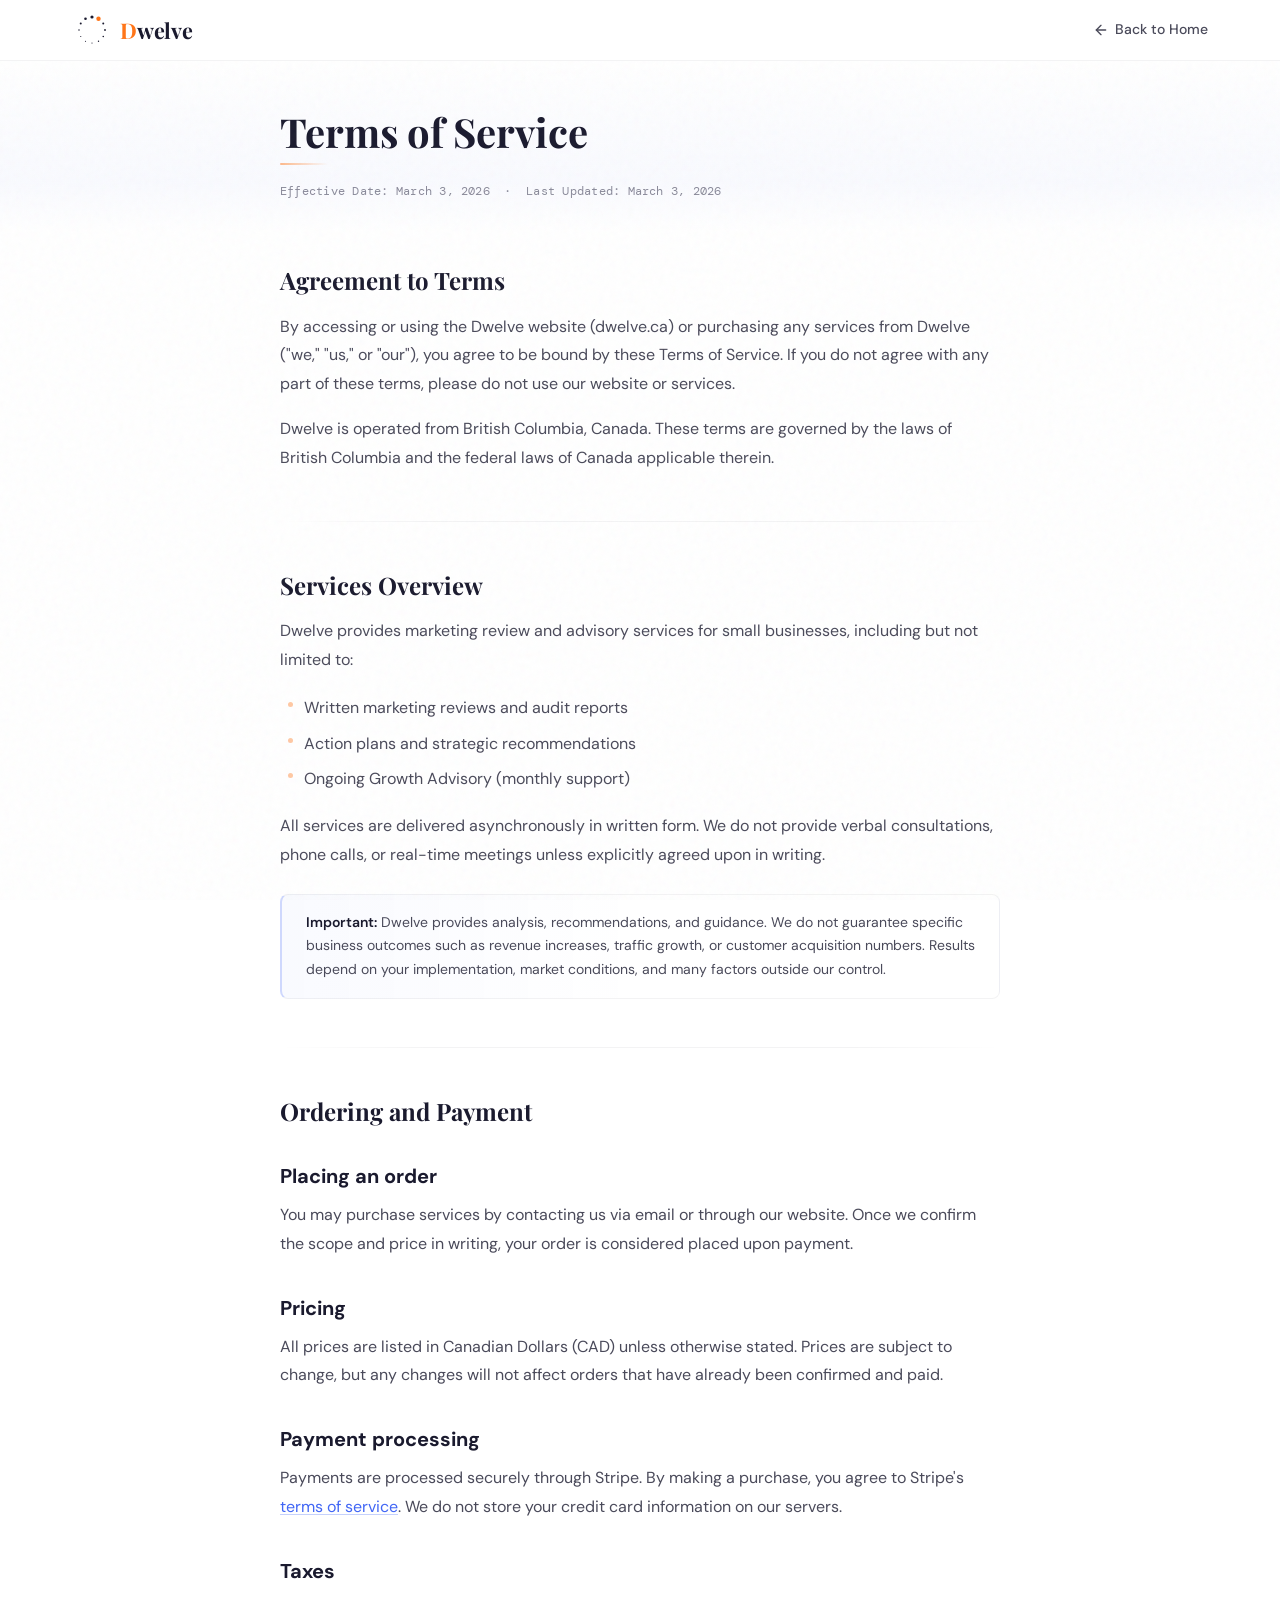
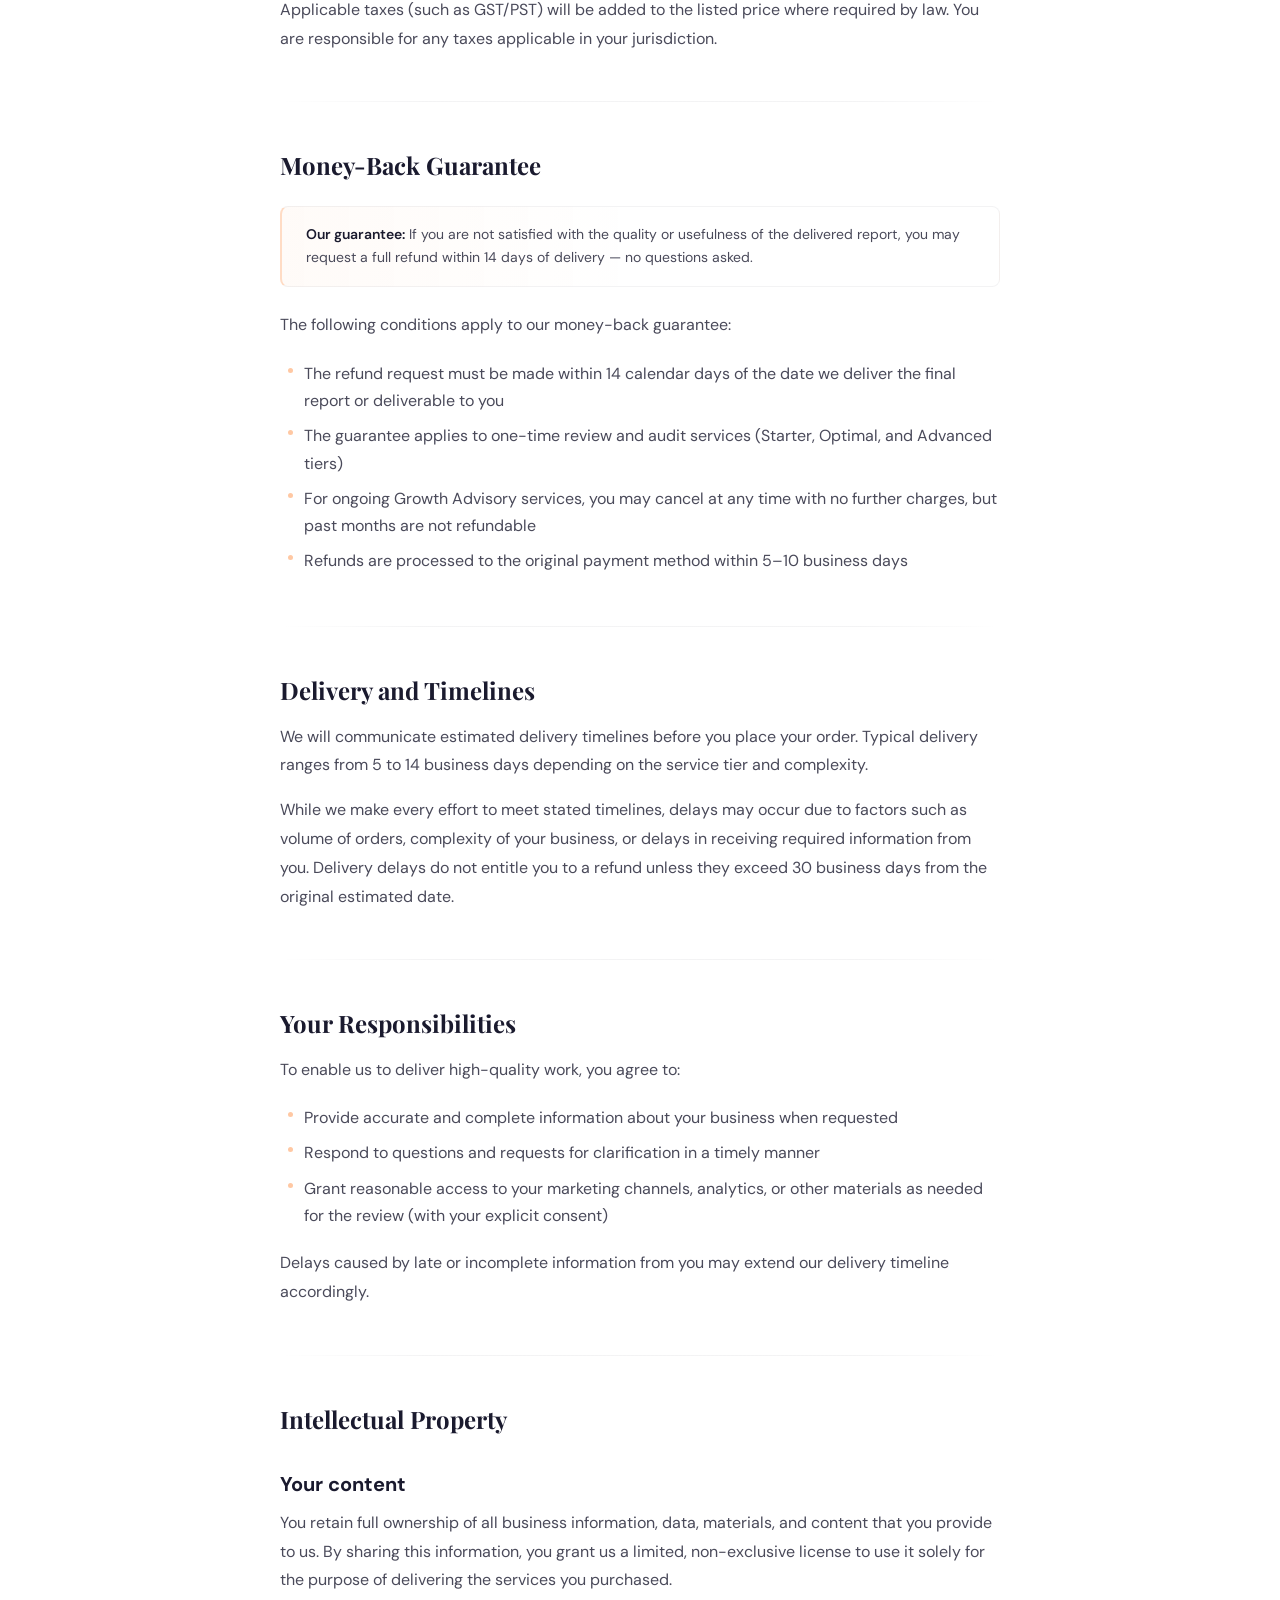
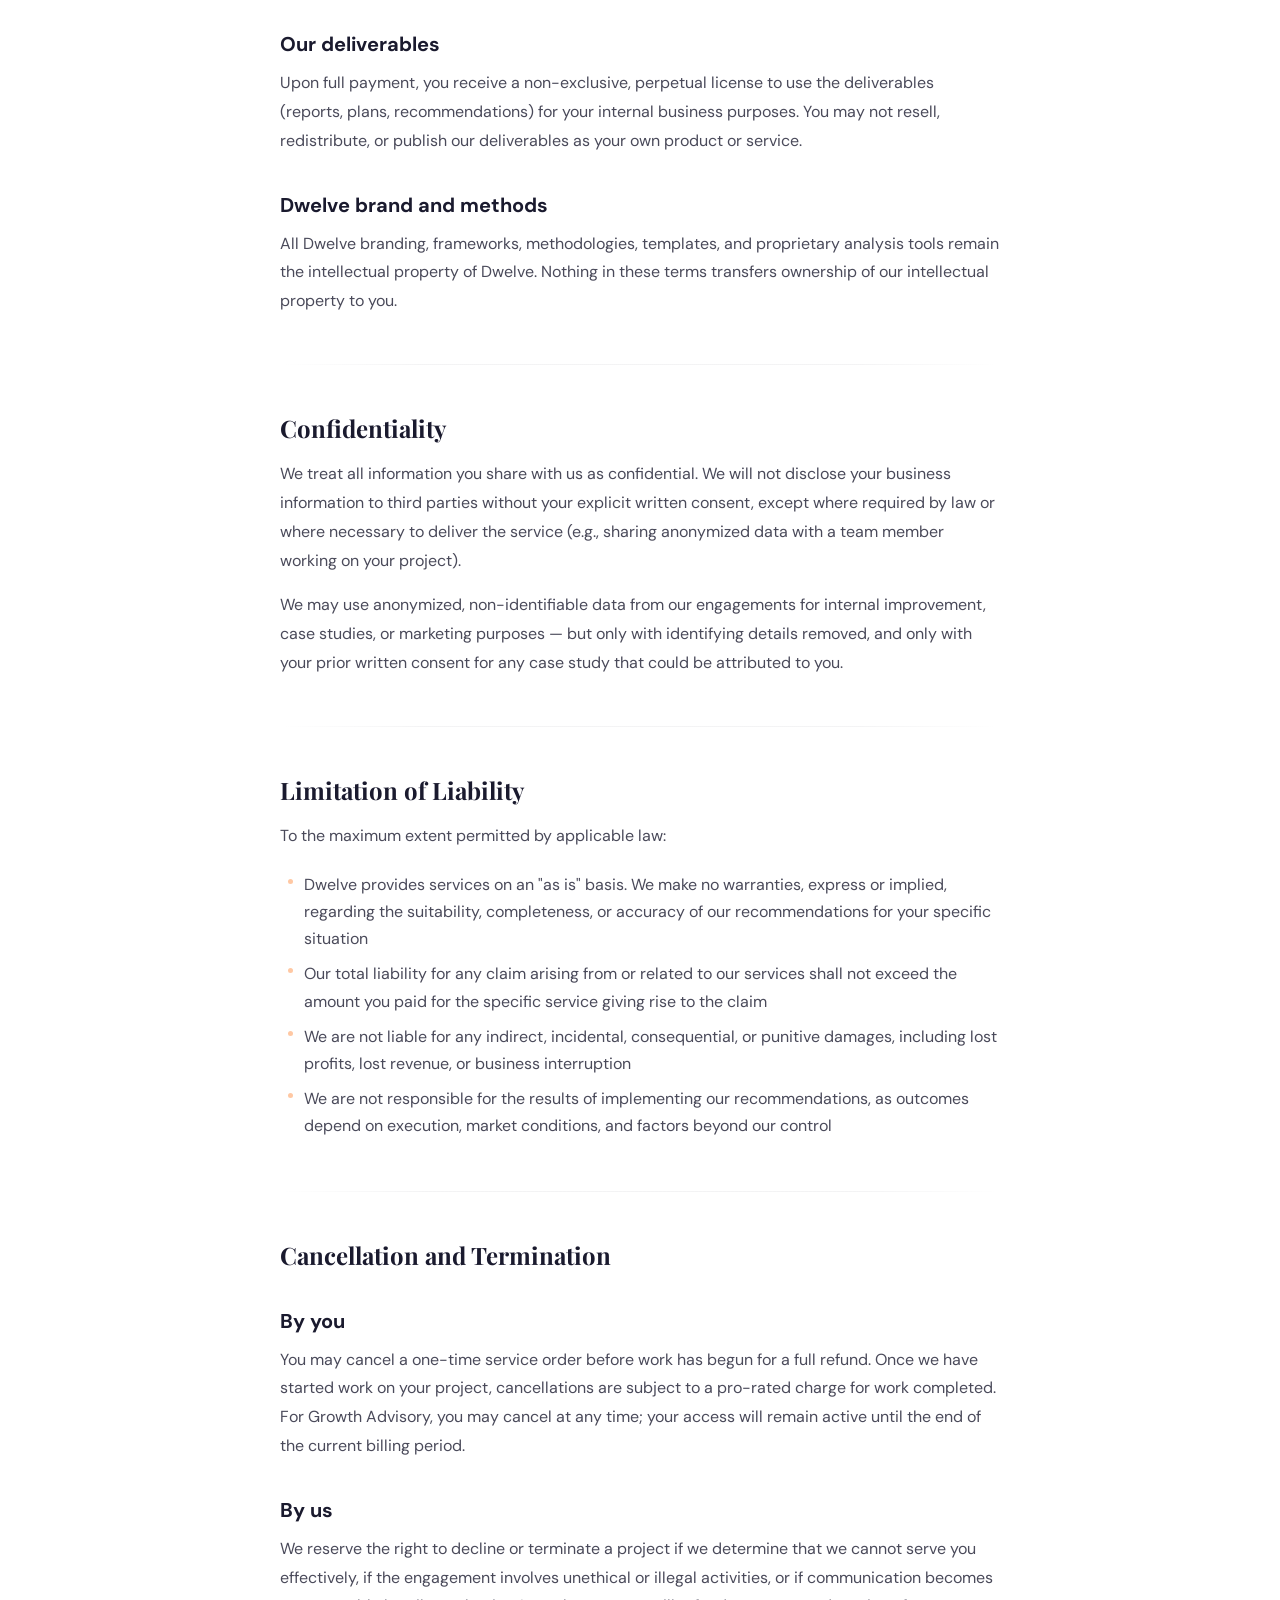
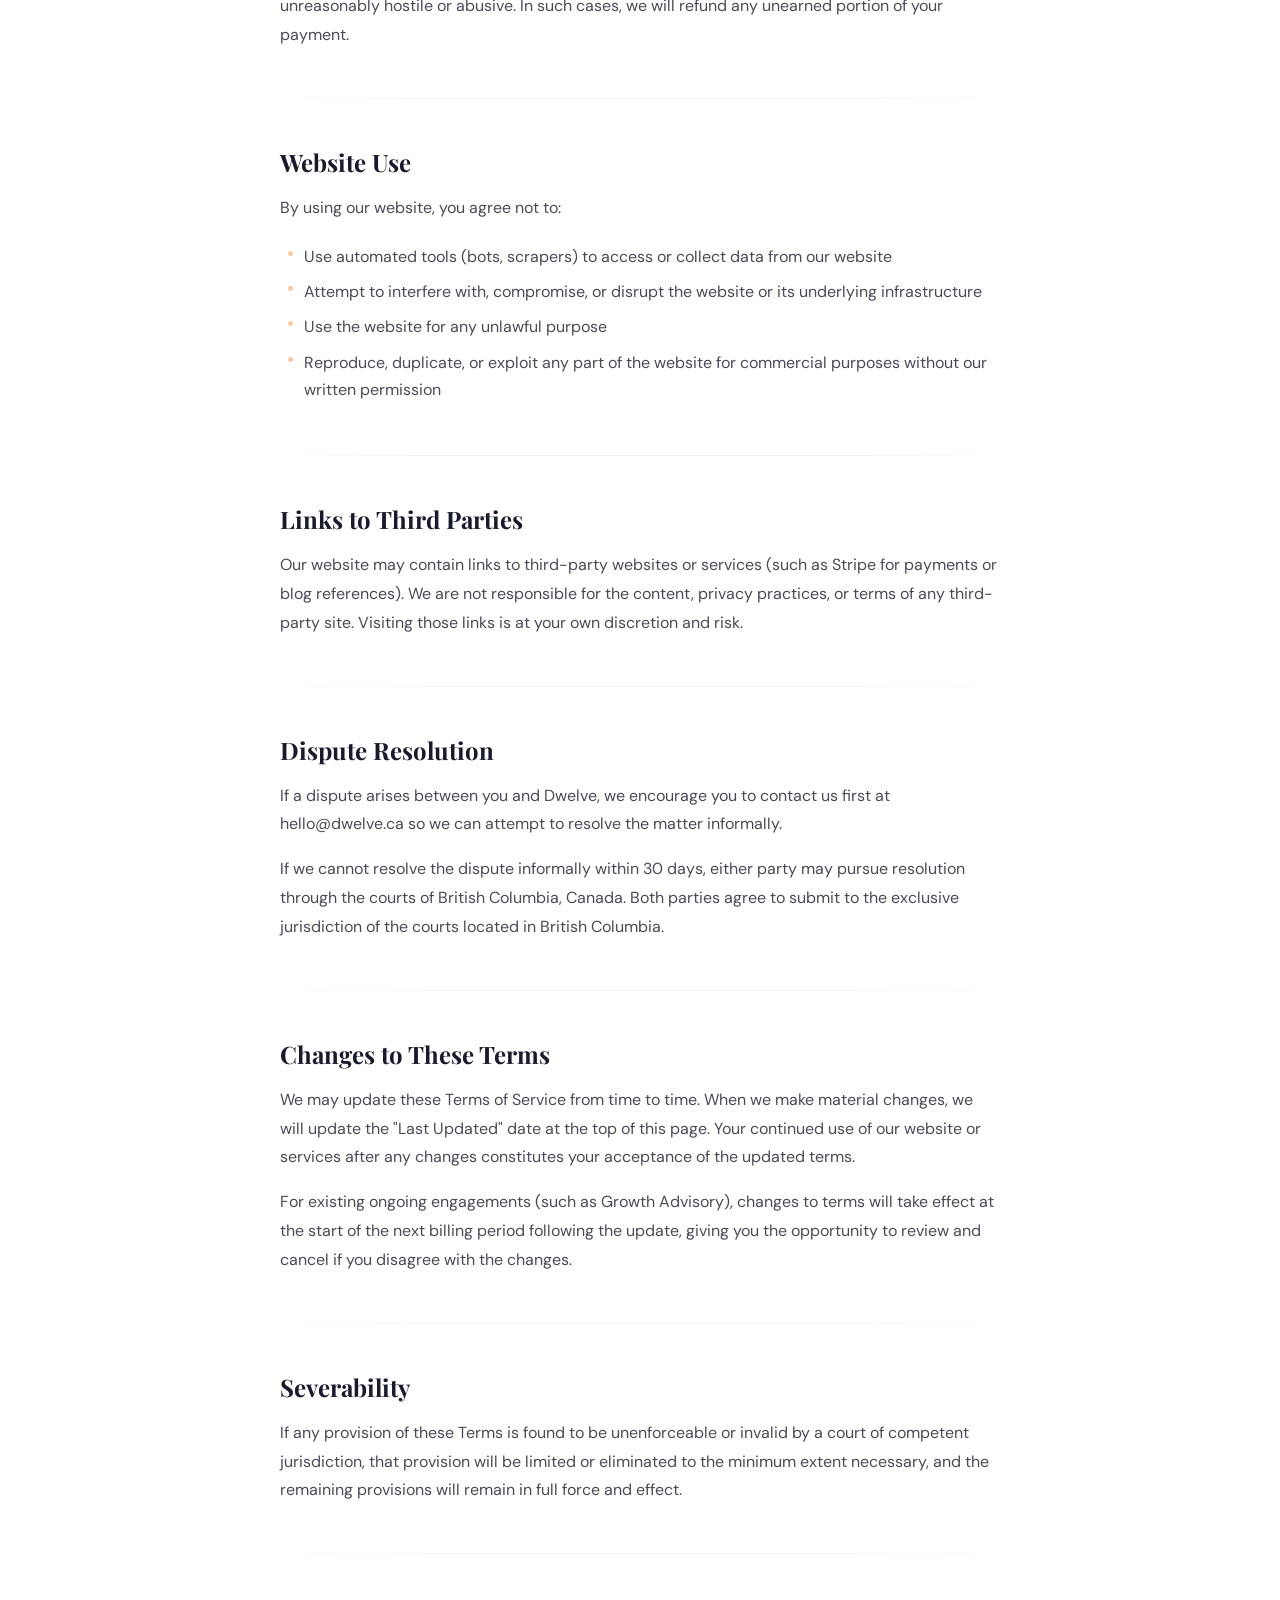
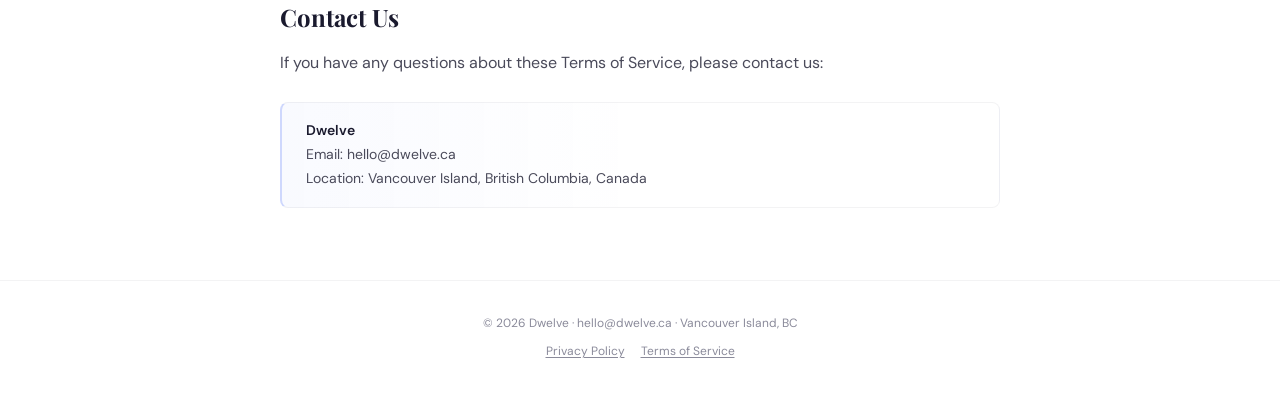
<file: terms.html>
<!DOCTYPE html>
<html lang="en">
<head>
  <meta charset="UTF-8">
  <meta name="viewport" content="width=device-width, initial-scale=1.0">
  <title>Terms of Service — Dwelve</title>
  <meta name="description" content="Terms of Service for Dwelve — the rules and conditions governing your use of our website and services.">
  <link rel="canonical" href="https://dwelve.ca/terms">

  <!-- Google Fonts (same as main site) -->
  <link rel="preconnect" href="https://fonts.googleapis.com">
  <link rel="preconnect" href="https://fonts.gstatic.com" crossorigin>
  <link href="https://fonts.googleapis.com/css2?family=Playfair+Display:wght@400;600;700&family=DM+Sans:wght@300;400;500;600;700&family=DM+Mono:wght@400;500&display=swap" rel="stylesheet">
  <link rel="icon" type="image/svg+xml" href="data:image/svg+xml,%3Csvg xmlns='http://www.w3.org/2000/svg' viewBox='0 0 200 200' fill='none'%3E%3Cg transform='translate(100,100)'%3E%3Ccircle cx='0' cy='-65' r='8' fill='%231A1A2E'/%3E%3Ccircle cx='32.5' cy='-56.29' r='11' fill='%23FF7518'/%3E%3Ccircle cx='56.29' cy='-32.5' r='5' fill='%231A1A2E'/%3E%3Ccircle cx='65' cy='0' r='4.5' fill='%231A1A2E'/%3E%3Ccircle cx='56.29' cy='32.5' r='4' fill='%231A1A2E'/%3E%3Ccircle cx='32.5' cy='56.29' r='3.5' fill='%231A1A2E'/%3E%3Ccircle cx='0' cy='65' r='3' fill='%231A1A2E'/%3E%3Ccircle cx='-32.5' cy='56.29' r='2.8' fill='%231A1A2E'/%3E%3Ccircle cx='-56.29' cy='32.5' r='2.8' fill='%231A1A2E'/%3E%3Ccircle cx='-65' cy='0' r='3.8' fill='%231A1A2E'/%3E%3Ccircle cx='-56.29' cy='-32.5' r='5' fill='%231A1A2E'/%3E%3Ccircle cx='-32.5' cy='-56.29' r='6.5' fill='%231A1A2E'/%3E%3C/g%3E%3C/svg%3E">

  <style>
    /* ==============================
       SHARED DESIGN TOKENS
       ============================== */
    *, *::before, *::after { box-sizing: border-box; margin: 0; padding: 0; }
    html { scroll-behavior: smooth; -webkit-text-size-adjust: 100%; }

    :root {
      --color-base: #FFFFFF;
      --color-card: #FFFFFF;
      --color-white: #FFFFFF;
      --color-primary: #FF7518;
      --color-primary-light: #FF944D;
      --color-secondary: #4166F5;
      --color-text: #1A1A2E;
      --color-text-muted: #4A4A5A;
      --color-text-light: #8A8A9A;
      --color-cta: #4166F5;
      --color-divider: rgba(26, 26, 46, 0.05);
      --color-border: rgba(26, 26, 46, 0.05);
      --color-blue-pale: #E8EEFE;
      --font-display: 'Playfair Display', Georgia, 'Times New Roman', serif;
      --font-body: 'DM Sans', system-ui, -apple-system, BlinkMacSystemFont, 'Segoe UI', Roboto, sans-serif;
      --font-mono: 'DM Mono', 'Courier New', 'Consolas', monospace;
      --text-h1: 2.25rem;
      --text-h2: 1.5rem;
      --text-h3: 1.25rem;
      --text-body: 1rem;
      --text-small: 0.875rem;
      --text-caption: 0.75rem;
      --space-xs: 4px;
      --space-sm: 8px;
      --space-md: 16px;
      --space-lg: 24px;
      --space-xl: 32px;
      --space-2xl: 48px;
      --radius-md: 8px;
      --radius-lg: 12px;
      --radius-full: 999px;
      --shadow-sm: 0 1px 3px rgba(26,26,46,0.04), 0 1px 2px rgba(26,26,46,0.02);
      --max-width: 1200px;
    }

    body {
      font-family: var(--font-body);
      font-size: var(--text-body);
      color: var(--color-text);
      background: var(--color-base);
      line-height: 1.7;
      -webkit-font-smoothing: antialiased;
      -moz-osx-font-smoothing: grayscale;
    }

    /* Noise texture */
    body::before {
      content: '';
      position: fixed;
      inset: 0;
      z-index: 1;
      pointer-events: none;
      background-image: url("data:image/svg+xml,%3Csvg viewBox='0 0 200 200' xmlns='http://www.w3.org/2000/svg'%3E%3Cfilter id='noiseFilter'%3E%3CfeTurbulence type='fractalNoise' baseFrequency='0.75' numOctaves='4' stitchTiles='stitch'/%3E%3C/filter%3E%3Crect width='100%25' height='100%25' filter='url(%23noiseFilter)' opacity='0.035'/%3E%3C/svg%3E");
    }

    a { color: inherit; text-decoration: none; }
    img, svg { display: block; max-width: 100%; }

    /* ==============================
       NAVIGATION
       ============================== */
    .nav {
      position: sticky;
      top: 0;
      z-index: 100;
      background: rgba(255, 255, 255, 0.93);
      backdrop-filter: blur(14px);
      -webkit-backdrop-filter: blur(14px);
      border-bottom: 1px solid var(--color-divider);
    }

    .nav-inner {
      max-width: var(--max-width);
      margin: 0 auto;
      padding: 0 var(--space-md);
      display: flex;
      align-items: center;
      justify-content: space-between;
      height: 60px;
    }

    .logo {
      display: flex;
      align-items: center;
      gap: var(--space-sm);
      text-decoration: none;
    }

    .logo-text {
      font-family: var(--font-display);
      font-weight: 700;
      font-size: 1.35rem;
      color: var(--color-text);
      letter-spacing: -0.01em;
    }

    .nav-back {
      font-family: var(--font-body);
      font-size: var(--text-small);
      font-weight: 500;
      color: var(--color-text-muted);
      display: flex;
      align-items: center;
      gap: 6px;
      transition: color 150ms ease-out;
    }

    .nav-back:hover { color: var(--color-text); }

    .nav-back svg {
      width: 16px;
      height: 16px;
      stroke: currentColor;
    }

    /* ==============================
       LEGAL PAGE CONTENT
       ============================== */
    .legal-hero {
      padding: var(--space-2xl) 0 var(--space-xl);
      background: linear-gradient(
        180deg,
        transparent 0%,
        rgba(65, 102, 245, 0.02) 40%,
        rgba(65, 102, 245, 0.03) 70%,
        transparent 100%
      );
    }

    .container {
      max-width: var(--max-width);
      margin: 0 auto;
      padding: 0 var(--space-md);
    }

    .legal-content-wrap {
      max-width: 720px;
      margin: 0 auto;
    }

    .legal-hero h1 {
      font-family: var(--font-display);
      font-weight: 700;
      font-size: var(--text-h1);
      color: var(--color-text);
      line-height: 1.15;
    }

    .legal-hero h1::after {
      content: '';
      display: block;
      width: 48px;
      height: 2px;
      background: linear-gradient(90deg, var(--color-primary), transparent);
      margin-top: var(--space-sm);
      border-radius: 2px;
      opacity: 0.5;
    }

    .legal-meta {
      font-family: var(--font-mono);
      font-size: var(--text-caption);
      color: var(--color-text-light);
      margin-top: var(--space-md);
      letter-spacing: 0.02em;
    }

    .legal-body {
      padding: var(--space-xl) 0 var(--space-2xl);
    }

    .legal-body h2 {
      font-family: var(--font-display);
      font-weight: 700;
      font-size: var(--text-h2);
      color: var(--color-text);
      margin-top: var(--space-2xl);
      margin-bottom: var(--space-md);
      line-height: 1.3;
    }

    .legal-body h2:first-child {
      margin-top: 0;
    }

    .legal-body h3 {
      font-family: var(--font-body);
      font-weight: 700;
      font-size: var(--text-h3);
      color: var(--color-text);
      margin-top: var(--space-xl);
      margin-bottom: var(--space-sm);
    }

    .legal-body p {
      color: var(--color-text-muted);
      line-height: 1.8;
      margin-bottom: var(--space-md);
    }

    .legal-body ul, .legal-body ol {
      list-style: none;
      padding: 0;
      margin: 0 0 var(--space-md) 0;
    }

    .legal-body li {
      color: var(--color-text-muted);
      line-height: 1.7;
      padding: var(--space-xs) 0;
      padding-left: var(--space-lg);
      position: relative;
    }

    .legal-body li::before {
      content: '';
      position: absolute;
      left: var(--space-sm);
      top: 12px;
      width: 5px;
      height: 5px;
      border-radius: var(--radius-full);
      background: var(--color-primary);
      opacity: 0.4;
    }

    .legal-body ol { counter-reset: legal-counter; }
    .legal-body ol li { counter-increment: legal-counter; }
    .legal-body ol li::before {
      content: counter(legal-counter);
      width: auto;
      height: auto;
      border-radius: 0;
      background: none;
      opacity: 1;
      font-family: var(--font-mono);
      font-size: var(--text-caption);
      font-weight: 500;
      color: var(--color-primary);
      top: 7px;
      left: 0;
    }

    .legal-body a {
      color: var(--color-cta);
      text-decoration: underline;
      text-underline-offset: 2px;
      text-decoration-color: rgba(65, 102, 245, 0.3);
      transition: text-decoration-color 150ms ease;
    }

    .legal-body a:hover {
      text-decoration-color: var(--color-cta);
    }

    .legal-callout {
      background: linear-gradient(90deg, rgba(65, 102, 245, 0.03), transparent 50%);
      border: 1px solid var(--color-border);
      border-left: 2px solid rgba(65, 102, 245, 0.25);
      border-radius: var(--radius-md);
      padding: var(--space-md) var(--space-lg);
      margin: var(--space-lg) 0;
      font-size: var(--text-small);
      color: var(--color-text-muted);
      line-height: 1.7;
    }

    .legal-callout strong {
      color: var(--color-text);
      font-weight: 600;
    }

    .legal-callout--warm {
      background: linear-gradient(90deg, rgba(255, 117, 24, 0.03), transparent 50%);
      border-left-color: rgba(255, 117, 24, 0.25);
    }

    .legal-divider {
      border: none;
      height: 1px;
      background: linear-gradient(90deg, transparent, var(--color-divider) 20%, var(--color-divider) 80%, transparent);
      margin: var(--space-2xl) 0;
    }

    /* ==============================
       FOOTER
       ============================== */
    .footer {
      text-align: center;
      padding: var(--space-xl) var(--space-md);
      font-size: var(--text-caption);
      color: var(--color-text-light);
      border-top: 1px solid var(--color-divider);
    }

    .footer a {
      color: var(--color-text-light);
      transition: color 150ms ease;
    }

    .footer a:hover { color: var(--color-text); }

    .footer-legal {
      margin-top: var(--space-sm);
      display: flex;
      justify-content: center;
      gap: var(--space-md);
    }

    .footer-legal a {
      text-decoration: underline;
      text-underline-offset: 2px;
    }

    /* ==============================
       RESPONSIVE
       ============================== */
    @media (min-width: 768px) {
      .legal-hero h1 { font-size: 2.5rem; }
      .nav-inner { padding: 0 var(--space-xl); }
      .container { padding: 0 var(--space-xl); }
    }

    @media (prefers-reduced-motion: reduce) {
      *, *::before, *::after {
        animation-duration: 0.01ms !important;
        transition-duration: 0.01ms !important;
        scroll-behavior: auto !important;
      }
    }

    :focus-visible {
      outline: 2px solid var(--color-cta);
      outline-offset: 2px;
      box-shadow: 0 0 0 4px rgba(65, 102, 245, 0.15);
    }
  </style>
</head>
<body>

  <nav class="nav" role="navigation" aria-label="Main navigation">
    <div class="nav-inner">
      <a href="index.html" class="logo" aria-label="Dwelve — home">
        <svg width="40" height="40" viewBox="0 0 200 200" fill="none" xmlns="http://www.w3.org/2000/svg">
          <g transform="translate(100, 100)">
            <circle cx="0" cy="-65" r="8" fill="var(--color-text)"/>
            <circle cx="32.5" cy="-56.29" r="11" fill="var(--color-primary)"/>
            <circle cx="56.29" cy="-32.5" r="5" fill="var(--color-text)"/>
            <circle cx="65" cy="0" r="4.5" fill="var(--color-text)"/>
            <circle cx="56.29" cy="32.5" r="4" fill="var(--color-text)"/>
            <circle cx="32.5" cy="56.29" r="3.5" fill="var(--color-text)"/>
            <circle cx="0" cy="65" r="3" fill="var(--color-text)"/>
            <circle cx="-32.5" cy="56.29" r="2.8" fill="var(--color-text)"/>
            <circle cx="-56.29" cy="32.5" r="2.8" fill="var(--color-text)"/>
            <circle cx="-65" cy="0" r="3.8" fill="var(--color-text)"/>
            <circle cx="-56.29" cy="-32.5" r="5" fill="var(--color-text)"/>
            <circle cx="-32.5" cy="-56.29" r="6.5" fill="var(--color-text)"/>
          </g>
        </svg>
        <span class="logo-text"><span style="color: var(--color-primary)">D</span>welve</span>
      </a>
      <a href="index.html" class="nav-back">
        <svg viewBox="0 0 24 24" fill="none" stroke-width="2" stroke-linecap="round" stroke-linejoin="round"><path d="M19 12H5"/><path d="M12 19l-7-7 7-7"/></svg>
        Back to Home
      </a>
    </div>
  </nav>

  <main>
    <section class="legal-hero">
      <div class="container">
        <div class="legal-content-wrap">
          <h1>Terms of Service</h1>
          <p class="legal-meta">Effective Date: March 3, 2026 &nbsp;·&nbsp; Last Updated: March 3, 2026</p>
        </div>
      </div>
    </section>

    <section class="legal-body">
      <div class="container">
        <div class="legal-content-wrap">

          <h2>Agreement to Terms</h2>
          <p>By accessing or using the Dwelve website (dwelve.ca) or purchasing any services from Dwelve ("we," "us," or "our"), you agree to be bound by these Terms of Service. If you do not agree with any part of these terms, please do not use our website or services.</p>
          <p>Dwelve is operated from British Columbia, Canada. These terms are governed by the laws of British Columbia and the federal laws of Canada applicable therein.</p>

          <hr class="legal-divider">

          <h2>Services Overview</h2>
          <p>Dwelve provides marketing review and advisory services for small businesses, including but not limited to:</p>
          <ul>
            <li>Written marketing reviews and audit reports</li>
            <li>Action plans and strategic recommendations</li>
            <li>Ongoing Growth Advisory (monthly support)</li>
          </ul>
          <p>All services are delivered asynchronously in written form. We do not provide verbal consultations, phone calls, or real-time meetings unless explicitly agreed upon in writing.</p>

          <div class="legal-callout">
            <strong>Important:</strong> Dwelve provides analysis, recommendations, and guidance. We do not guarantee specific business outcomes such as revenue increases, traffic growth, or customer acquisition numbers. Results depend on your implementation, market conditions, and many factors outside our control.
          </div>

          <hr class="legal-divider">

          <h2 id="purchase">Ordering and Payment</h2>

          <h3>Placing an order</h3>
          <p>You may purchase services by contacting us via email or through our website. Once we confirm the scope and price in writing, your order is considered placed upon payment.</p>

          <h3>Pricing</h3>
          <p>All prices are listed in Canadian Dollars (CAD) unless otherwise stated. Prices are subject to change, but any changes will not affect orders that have already been confirmed and paid.</p>

          <h3>Payment processing</h3>
          <p>Payments are processed securely through Stripe. By making a purchase, you agree to Stripe's <a href="https://stripe.com/legal/consumer" target="_blank" rel="noopener">terms of service</a>. We do not store your credit card information on our servers.</p>

          <h3>Taxes</h3>
          <p>Applicable taxes (such as GST/PST) will be added to the listed price where required by law. You are responsible for any taxes applicable in your jurisdiction.</p>

          <hr class="legal-divider">

          <h2 id="refund">Money-Back Guarantee</h2>

          <div class="legal-callout legal-callout--warm">
            <strong>Our guarantee:</strong> If you are not satisfied with the quality or usefulness of the delivered report, you may request a full refund within 14 days of delivery — no questions asked.
          </div>

          <p>The following conditions apply to our money-back guarantee:</p>
          <ul>
            <li>The refund request must be made within 14 calendar days of the date we deliver the final report or deliverable to you</li>
            <li>The guarantee applies to one-time review and audit services (Starter, Optimal, and Advanced tiers)</li>
            <li>For ongoing Growth Advisory services, you may cancel at any time with no further charges, but past months are not refundable</li>
            <li>Refunds are processed to the original payment method within 5–10 business days</li>
          </ul>

          <hr class="legal-divider">

          <h2>Delivery and Timelines</h2>
          <p>We will communicate estimated delivery timelines before you place your order. Typical delivery ranges from 5 to 14 business days depending on the service tier and complexity.</p>
          <p>While we make every effort to meet stated timelines, delays may occur due to factors such as volume of orders, complexity of your business, or delays in receiving required information from you. Delivery delays do not entitle you to a refund unless they exceed 30 business days from the original estimated date.</p>

          <hr class="legal-divider">

          <h2>Your Responsibilities</h2>
          <p>To enable us to deliver high-quality work, you agree to:</p>
          <ul>
            <li>Provide accurate and complete information about your business when requested</li>
            <li>Respond to questions and requests for clarification in a timely manner</li>
            <li>Grant reasonable access to your marketing channels, analytics, or other materials as needed for the review (with your explicit consent)</li>
          </ul>
          <p>Delays caused by late or incomplete information from you may extend our delivery timeline accordingly.</p>

          <hr class="legal-divider">

          <h2>Intellectual Property</h2>

          <h3>Your content</h3>
          <p>You retain full ownership of all business information, data, materials, and content that you provide to us. By sharing this information, you grant us a limited, non-exclusive license to use it solely for the purpose of delivering the services you purchased.</p>

          <h3>Our deliverables</h3>
          <p>Upon full payment, you receive a non-exclusive, perpetual license to use the deliverables (reports, plans, recommendations) for your internal business purposes. You may not resell, redistribute, or publish our deliverables as your own product or service.</p>

          <h3>Dwelve brand and methods</h3>
          <p>All Dwelve branding, frameworks, methodologies, templates, and proprietary analysis tools remain the intellectual property of Dwelve. Nothing in these terms transfers ownership of our intellectual property to you.</p>

          <hr class="legal-divider">

          <h2>Confidentiality</h2>
          <p>We treat all information you share with us as confidential. We will not disclose your business information to third parties without your explicit written consent, except where required by law or where necessary to deliver the service (e.g., sharing anonymized data with a team member working on your project).</p>
          <p>We may use anonymized, non-identifiable data from our engagements for internal improvement, case studies, or marketing purposes — but only with identifying details removed, and only with your prior written consent for any case study that could be attributed to you.</p>

          <hr class="legal-divider">

          <h2>Limitation of Liability</h2>
          <p>To the maximum extent permitted by applicable law:</p>
          <ul>
            <li>Dwelve provides services on an "as is" basis. We make no warranties, express or implied, regarding the suitability, completeness, or accuracy of our recommendations for your specific situation</li>
            <li>Our total liability for any claim arising from or related to our services shall not exceed the amount you paid for the specific service giving rise to the claim</li>
            <li>We are not liable for any indirect, incidental, consequential, or punitive damages, including lost profits, lost revenue, or business interruption</li>
            <li>We are not responsible for the results of implementing our recommendations, as outcomes depend on execution, market conditions, and factors beyond our control</li>
          </ul>

          <hr class="legal-divider">

          <h2 id="cancellation">Cancellation and Termination</h2>

          <h3>By you</h3>
          <p>You may cancel a one-time service order before work has begun for a full refund. Once we have started work on your project, cancellations are subject to a pro-rated charge for work completed. For Growth Advisory, you may cancel at any time; your access will remain active until the end of the current billing period.</p>

          <h3>By us</h3>
          <p>We reserve the right to decline or terminate a project if we determine that we cannot serve you effectively, if the engagement involves unethical or illegal activities, or if communication becomes unreasonably hostile or abusive. In such cases, we will refund any unearned portion of your payment.</p>

          <hr class="legal-divider">

          <h2>Website Use</h2>
          <p>By using our website, you agree not to:</p>
          <ul>
            <li>Use automated tools (bots, scrapers) to access or collect data from our website</li>
            <li>Attempt to interfere with, compromise, or disrupt the website or its underlying infrastructure</li>
            <li>Use the website for any unlawful purpose</li>
            <li>Reproduce, duplicate, or exploit any part of the website for commercial purposes without our written permission</li>
          </ul>

          <hr class="legal-divider">

          <h2>Links to Third Parties</h2>
          <p>Our website may contain links to third-party websites or services (such as Stripe for payments or blog references). We are not responsible for the content, privacy practices, or terms of any third-party site. Visiting those links is at your own discretion and risk.</p>

          <hr class="legal-divider">

          <h2>Dispute Resolution</h2>
          <p>If a dispute arises between you and Dwelve, we encourage you to contact us first at hello@dwelve.ca so we can attempt to resolve the matter informally.</p>
          <p>If we cannot resolve the dispute informally within 30 days, either party may pursue resolution through the courts of British Columbia, Canada. Both parties agree to submit to the exclusive jurisdiction of the courts located in British Columbia.</p>

          <hr class="legal-divider">

          <h2>Changes to These Terms</h2>
          <p>We may update these Terms of Service from time to time. When we make material changes, we will update the "Last Updated" date at the top of this page. Your continued use of our website or services after any changes constitutes your acceptance of the updated terms.</p>
          <p>For existing ongoing engagements (such as Growth Advisory), changes to terms will take effect at the start of the next billing period following the update, giving you the opportunity to review and cancel if you disagree with the changes.</p>

          <hr class="legal-divider">

          <h2>Severability</h2>
          <p>If any provision of these Terms is found to be unenforceable or invalid by a court of competent jurisdiction, that provision will be limited or eliminated to the minimum extent necessary, and the remaining provisions will remain in full force and effect.</p>

          <hr class="legal-divider">

          <h2>Contact Us</h2>
          <p>If you have any questions about these Terms of Service, please contact us:</p>
          <div class="legal-callout">
            <strong>Dwelve</strong><br>
            Email: hello@dwelve.ca<br>
            Location: Vancouver Island, British Columbia, Canada
          </div>

        </div>
      </div>
    </section>
  </main>

  <footer class="footer">
    &copy; 2026 Dwelve &middot; hello@dwelve.ca &middot; Vancouver Island, BC
    <div class="footer-legal">
      <a href="privacy.html">Privacy Policy</a>
      <a href="terms.html">Terms of Service</a>
    </div>
  </footer>

</body>
</html>
</file>
<file: concept-palais/theme_palais_1.css>
/* ============================================================
   DWELVE — "PA'LAIS" THEME  ·  v1
   Source of truth: DESIGN-palais.md

   THE COLOUR-LANE RULE (structural, from the spec):
   Deep Indigo #234386 is the ONLY saturated cool. It owns all
   type, links, nav and every filled action. Every warm colour
   (honey gold, burnt orange, sky blue, warm sand, mint sage)
   lives almost exclusively in organic blob shapes and botanical
   line-art — never in body text, never as a filled button.
   Burnt orange gets one exception: outlined secondary actions.
   Cream Paper #fbf9f6 is the canvas; white cards layer on top.
   Never use flat grey for separation.
   ============================================================ */

:root {
  /* ---- Colors ---- */
  --indigo: #234386;
  --honey: #ffc400;
  --orange: #ed7328;
  /* Burnt orange only reaches 2.82:1 on the cream canvas, so it can never
     carry text or a control border. This darker shade of the same hue gets
     to 4.9:1 and takes over every role where orange has to be READ;
     --orange stays for blobs, illustration and the section surface. */
  --orange-ink: #b4501a;
  /* Same story for honey: #ffc400 is 1.7:1 on cream and cannot be read at all.
     This is the same hue taken down to 28% lightness — 4.6:1, so it can carry
     the script accents while --honey stays for blobs, rules and surfaces. */
  --honey-ink: #8f6e00;
  --sky: #6aa8dc;
  --sand: #d2b68c;
  --sage: #a2d3a6;
  --ink: #000000;
  --white: #ffffff;
  --cream: #fbf9f6;
  --shadow-tone: #d6d6d6;

  /* Hairlines — the system separates content with thin rules, not elevation */
  --rule: rgba(0, 0, 0, 0.14);
  --rule-soft: rgba(0, 0, 0, 0.08);
  --rule-on-dark: rgba(255, 255, 255, 0.22);

  /* ---- Typography ----
     hwt-artz / Delivery Note → Bebas Neue (condensed display, all-caps)
     Sandman_Fill             → Playfair Display (mega brand statement)
     Axiforma                 → Inter   (body + UI)
     ITC Avant Garde Std Bk   → Jost    (nav + wide-tracked labels)
     Caveat                   → Caveat  (script accent, headlines only) */
  --font-display: 'Bebas Neue', 'Oswald', 'Arial Narrow', sans-serif;
  --font-mega: 'Playfair Display', Georgia, 'Times New Roman', serif;
  --font-ui: 'Inter', ui-sans-serif, system-ui, -apple-system, 'Segoe UI', Roboto, sans-serif;
  --font-nav: 'Jost', 'Futura', 'Century Gothic', ui-sans-serif, sans-serif;
  --font-script: 'Caveat', 'Segoe Script', cursive;

  /* ---- Type scale (fluid; tracking values are the spec's, in em) ---- */
  --text-caption: 12px;
  --text-body-sm: 14px;
  --text-body: 16px;
  --text-label: clamp(12px, 1vw, 16px);
  --text-h-sm: clamp(26px, 2.6vw, 32px);
  --text-h: clamp(34px, 3.6vw, 46px);
  --text-h-lg: clamp(40px, 4.6vw, 56px);
  --text-display: clamp(56px, 7vw, 88px);
  --text-script: clamp(26px, 3vw, 40px);

  --lead-caption: 1.6;
  --lead-body-sm: 1.67;
  --lead-body: 1.5;
  --lead-h-sm: 0.9;
  --lead-h: 1.18;
  --lead-h-lg: 1.14;
  --lead-display: 0.82;

  /* The aggressive tracking is the system's typographic signature —
     0.13em on nav, up to 0.267em on eyebrow labels. Do not flatten it. */
  --track-label: 0.2em;
  --track-label-wide: 0.267em;
  --track-nav: 0.13em;
  --track-btn: 0.1em;
  --track-display: 0.043em;
  --track-display-lg: 0.031em;
  --track-body: 0.03em;

  /* ---- Weights ---- */
  --w-regular: 400;
  --w-medium: 500;
  --w-semibold: 600;
  --w-bold: 700;

  /* ---- Spacing ---- */
  --s-4: 4px;
  --s-8: 8px;
  --s-12: 12px;
  --s-16: 16px;
  --s-24: 24px;
  --s-32: 32px;
  --s-40: 40px;
  --s-48: 48px;
  --s-56: 56px;
  --s-64: 64px;
  --s-80: 80px;
  --s-128: 128px;

  /* ---- Layout ---- */
  --page-max: 1200px;
  --page-pad: clamp(20px, 4vw, 48px);
  /* Trimmed from 104px: the wave dividers sit between two section paddings,
     so every transition was stacking gap + wave + gap into a ~330px void. */
  --section-gap: clamp(56px, 6vw, 88px);
  --card-pad: clamp(20px, 2.2vw, 32px);

  /* ---- Radius: pill buttons against soft-cornered cards is deliberate ---- */
  --r-card: 8px;
  --r-input: 8px;
  --r-tag: 16px;
  --r-btn: 32px;

  /* ---- Elevation: the only elevation mechanism; asymmetric, drifting down-right ---- */
  --shadow-card: rgba(0, 0, 0, 0.16) -14px 10px 49px 0px;
  --shadow-soft: rgba(0, 0, 0, 0.05) 0px 20px 27px 0px;

  /* ---- Surfaces ---- */
  --surface-canvas: #fbf9f6;
  --surface-card: #ffffff;
  --surface-orange: #ed7328;
  --surface-indigo: #234386;
}
</file>
<file: concept/theme_foudre_1_2.css>
/* ============================================================
   DWELVE — "AGENCE FOUDRE" THEME  ·  v1.2
   Source of truth: DESIGN (2).md — nothing here is invented.

   SURFACE RULE (the thing v1.1 got wrong):
   the spec lists exactly three surfaces —
     1. Warm Chalk  #fff8f6  the page canvas
     2. Blush Cream #fce5df  soft tinted accent surface
     3. Cotton Pink #e878b2  rare elevated card moment
   Forest Ink #00522d is NOT a surface. The spec assigns it to
   "body text, links, iconography, footer". Using it as a
   full-bleed section background is what made the page read as
   a green brand. Green is type here, never a plane.
   Lipstick Magenta is an exclamation — display type, marquee
   strips, buttons — never a large body area.
   ============================================================ */

:root {
  /* ---- Colors (verbatim from the spec) ---- */
  --lipstick: #db3c8a;
  --forest: #00522d;
  --blush: #fce5df;
  --chalk: #fff8f6;
  --ink: #000000;
  --lilac: #d1cfe4;
  --bubblegum: #f29ebd;
  --cotton: #e878b2;

  /* Flat tints of palette colours — used for hairlines only, no gradients */
  --rule: rgba(242, 158, 189, 0.55);   /* bubblegum hairline */
  --rule-strong: var(--forest);

  /* ---- Typography ----
     Beni          → Anton  (ultra-black condensed display)
     Clash Grotesk → Inter  (geometric grotesk for all UI chrome) */
  --font-display: 'Anton', 'Antonio', 'Oswald', ui-sans-serif, system-ui, sans-serif;
  --font-ui: 'Inter', ui-sans-serif, system-ui, -apple-system, 'Segoe UI', Roboto, sans-serif;

  /* ---- Type scale (fluid) ---- */
  --text-micro: 10px;
  --text-label: 12px;
  --text-caption: 14px;
  --text-body-sm: 16px;
  --text-body: clamp(17px, 1.35vw, 20px);
  --text-sub: clamp(26px, 3.2vw, 46px);
  --text-h-sm: clamp(32px, 5.4vw, 80px);
  --text-h: clamp(38px, 6.6vw, 94px);
  --text-h-lg: clamp(44px, 8.8vw, 130px);
  --text-display: clamp(56px, 14.5vw, 230px);
  --text-hero: clamp(40px, 8.2vw, 122px);

  /* Beni sits at 0.70; Anton carries taller caps and no descender slack,
     so 0.92 is the tightest setting that still keeps stacked lines apart. */
  --lead-display: 0.92;
  --lead-ui: 1.2;
  --lead-body: 1.45;

  /* ---- Weights ---- */
  --w-regular: 400;
  --w-medium: 500;
  --w-bold: 700;

  /* ---- Spacing ---- */
  --s-4: 4px;
  --s-8: 8px;
  --s-12: 12px;
  --s-20: 20px;
  --s-30: 30px;
  --s-60: 60px;
  --s-120: 120px;
  --s-140: 140px;

  /* ---- Layout ---- */
  --page-max: 1440px;
  --page-pad: clamp(20px, 4vw, 60px);
  --section-gap: clamp(80px, 9.5vw, 140px);
  --card-pad: clamp(24px, 3vw, 40px);

  /* ---- Radius ---- */
  --r-tag: 9999px;
  --r-card: 20px;
  --r-badge: 10px;
  --r-btn: 10px;
  --r-elevated: 25px;
  --r-icon: 9999px;
}
</file>
